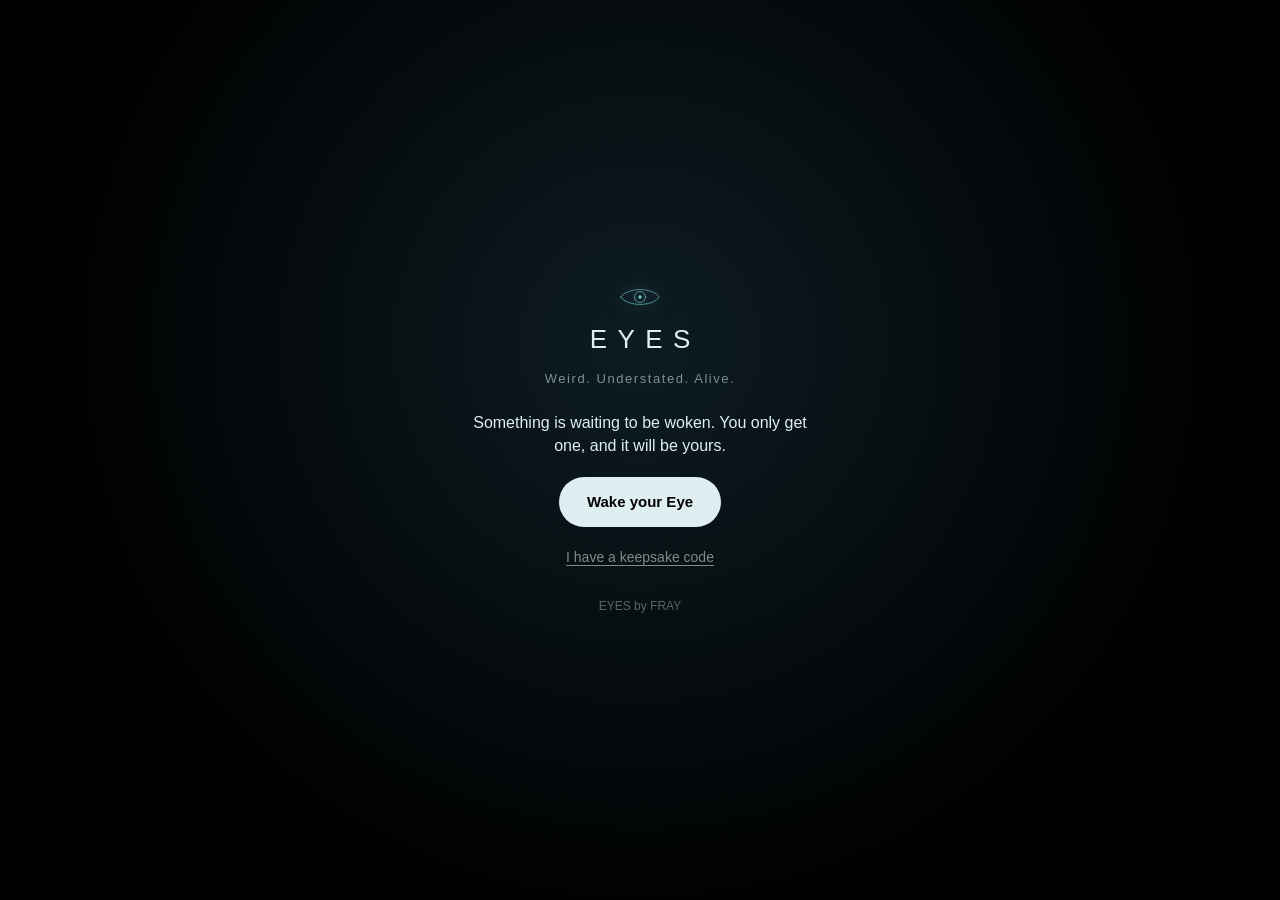
<file: index.html>
<!doctype html>
<html lang="en"
  ><head
    ><meta charset="utf-8" /><meta
      name="viewport"
      content="width=device-width,initial-scale=1,maximum-scale=1,viewport-fit=cover" /><meta
      name="color-scheme"
      content="dark" /><meta
      http-equiv="Content-Security-Policy"
      content="default-src 'none'; script-src 'self'; style-src 'self'; img-src 'self' data: blob:; media-src 'self' blob: mediastream:; font-src 'self'; connect-src https:; manifest-src 'self'; worker-src 'self'" /><meta name="apple-mobile-web-app-capable" content="yes" /><meta name="mobile-web-app-capable" content="yes" /><meta name="apple-mobile-web-app-status-bar-style" content="black-translucent" /><meta name="apple-mobile-web-app-title" content="EYES" /><meta name="theme-color" content="#000000" /><meta name="description" content="EYES by FRAY Weird. Understated. Alive." /><link rel="manifest" href="manifest.webmanifest" /><link rel="apple-touch-icon" href="icons/apple-touch-icon.png" /><link rel="icon" href="icons/icon-192.png" /><title
      >EYES</title
    ><link rel="stylesheet" href="awakening.css?v=300" /><link rel="stylesheet" href="haven-friend.css" /><link rel="stylesheet" href="haven.css" /><link rel="stylesheet" href="eyes.css" /><link rel="stylesheet" href="eyes-social.css" /><link rel="stylesheet" href="eyes-contact.css?v=301" /><link rel="stylesheet" href="eyes-duel.css" />
    <link rel="stylesheet" href="eyes-hangout.css?v=270" /><link rel="stylesheet" href="eyes-polish.css?v=310" /><link rel="stylesheet" href="ability-wheel.css?v=300" /><link rel="stylesheet" href="vision.css?v=300" /><link rel="stylesheet" href="arcade.css?v=300" /><link rel="stylesheet" href="pocket.css?v=300" /><link rel="stylesheet" href="weather.css" /><link rel="stylesheet" href="eyes-ios-tapfix.css" /><link rel="stylesheet" href="eyes-web.css"
  /><link rel="stylesheet" href="eyes-playtime.css?v=310" /><link rel="stylesheet" href="slingshot.css?v=310" /><link rel="stylesheet" href="play-hub.css?v=310" /><link rel="stylesheet" href="eyes-journal.css?v=310" /><link rel="stylesheet" href="eyes-exchange.css?v=290" /></head>
  <body>
    <main id="home">
      <header
        ><span class="wordmark"><svg class="eyes-wordmark" viewBox="-1.2 -1.2 62.4 22.4" role="img" aria-label="EYES"
          ><path d="M12 0H0V8.4M0 11.6V20H12" /><path class="wm-lid" d="M5 10H11.6" /><path
            d="M16.8 0L22 7.6L27.2 0"
          /><path d="M22 12.8V20" /><circle class="wm-pupil" cx="22" cy="10.3" r="1.3" /><path
            d="M44 0H32V20H44"
          /><path class="wm-lid" d="M37 10H42.4" /><path
            d="M57.8 5A3.8 3.8 0 1 0 54 8.8M54 11.2A3.8 3.8 0 1 1 50.2 15" /></svg
        ></span
        ><button id="settingsOpen" aria-label="Open The Optic" class="icon-button optic-button"
          ><svg viewBox="0 0 24 24" aria-hidden="true">
            <circle cx="12" cy="12" r="8.2" />
            <path d="M12 8.4L20.31 13.2M15.12 10.2V19.8M15.12 13.8L6.8 18.6M12 15.6L3.69 10.8M8.88 13.8V4.2M8.88 10.2L17.2 5.4" /></svg
        ></button></header
      >
      <section id="timeBlock"
        ><button id="clock" aria-label="Open alarms">12:00</button
        ><div class="dayline"><span id="date"></span><span id="battery">100%</span></div
        ><button id="nextAlarm" hidden></button
      ></section>
      <canvas id="world" aria-hidden="true"></canvas>
      <div
        id="coreHit"
        role="button"
        tabindex="0"
        aria-expanded="false"
        aria-controls="irisReach"
        aria-label="Your Eye. Show notifications and day ahead"
      ></div>
      <button id="irisGlint" aria-label="Peek at notification" hidden></button>
      <div
        id="livingConstellation"
        role="group"
        aria-label="Folder apps unfolding around the Eye"
        hidden
      ></div>
      <div id="irisReach" role="group" aria-label="Iris shortcuts" hidden></div>
      <button id="irisMode" type="button" aria-label="Show shortcuts. Music keeps playing" data-mode="music" hidden
        ><svg class="im-shortcuts" viewBox="0 0 24 24" aria-hidden="true"><circle cx="8.5" cy="8.5" r="1.6" /><circle cx="15.5" cy="8.5" r="1.6" /><circle cx="8.5" cy="15.5" r="1.6" /><circle cx="15.5" cy="15.5" r="1.6" /></svg
        ><svg class="im-music" viewBox="0 0 24 24" aria-hidden="true"><path d="M10 17.2V6.6l7.4-1.8v10" /><circle cx="7.6" cy="17.4" r="2.4" /><circle cx="15" cy="15.2" r="2.4" /></svg
      ></button>
      <section id="music" aria-label="Music controls" hidden>
        <div
          id="irisVolume"
          role="slider"
          tabindex="0"
          aria-label="Media volume"
          aria-orientation="vertical"
          aria-valuemin="0"
          aria-valuemax="100"
          aria-valuenow="0"
          hidden
        ></div>
        <div id="irisMeter" aria-hidden="true" hidden></div>
        <div class="transport"
          ><button id="previous" aria-label="Previous track"></button
          ><button
            id="playPause"
            aria-label="Pause"
            aria-controls="musicFocusDetails"
            aria-expanded="false"
            aria-keyshortcuts="Shift+F10"
          ></button
          ><button id="next" aria-label="Next track"></button
        ></div>
        <div id="track" class="track"></div><div id="artist" class="artist"></div>
        <div id="musicFocusDetails" aria-label="Music focus" hidden>
          <div id="musicFocusEyebrow">NOW PLAYING</div>
          <div class="music-focus-title" id="focusTitle">Now playing</div>
          <div class="music-focus-artist" id="focusArtist"></div>
          <div class="music-focus-timeline" id="focusTimeline" hidden>
            <span id="focusElapsed">0:00</span><span id="focusDuration">0:00</span>
          </div>
          <div class="music-focus-footer">
            <span>Hold to focus · Swipe to control</span>
            <button id="focusClose" type="button" aria-label="Close music focus">Close</button>
          </div>
        </div>
      </section>
      <button id="notice" hidden
        ><span id="noticeApp"></span><strong id="noticeTitle"></strong><span id="noticeText"></span
      ></button>
      <section id="homeApps" aria-label="Home screen apps"></section>
      <section id="dock" aria-label="Five app dock"></section>
      <footer
        ><button id="drawerOpen" aria-label="Open apps"
          ><span class="upmark"></span><span>Apps</span></button
        ></footer
      >
    </main>
    <section id="drawer" class="sheet eye-clear-panel drawer-peek" aria-label="Apps" hidden
      ><div class="sheet-head"
        ><h1>Apps</h1
        ><div class="drawer-controls"
          ><button id="drawerExpand" aria-expanded="false" class="manage-shortcuts">Expand</button
          ><button class="close icon-button" aria-label="Close apps">×</button></div
        ></div
      ><label class="search"
        ><svg viewBox="0 0 24 24">
          <circle cx="10" cy="10" r="6" />
          <path d="m15 15 5 5" /></svg
        ><input
          id="search"
          type="search"
          autocomplete="off"
          placeholder="Find an app"
          aria-label="Search apps" /></label
      ><p class="hint"
        >Hold an app to drag it onto Home, or let go for Home, dock, iris and app
        actions.</p
      ><div id="appGrid" class="app-grid"></div><p id="empty" hidden>No apps found.</p></section
    >
    <section id="settings" class="sheet optic" aria-label="The Optic" hidden
      ><div class="sheet-head"
        ><h1>The Optic</h1
        ><button class="close icon-button" aria-label="Close The Optic">×</button></div
      ><p class="intro">Adjustments for you, and for the thing in your phone.</p>

      <h2 class="optic-group">Your Eye</h2
      ><button id="yourHaven" class="setting" type="button"
        ><span>Eye.D.<small id="yourHavenInfo">Its identification record</small></span
        ><span class="row-go" aria-hidden="true"></span></button
      ><button id="linkOpen" class="setting"
        ><span
          >Eye Contact<small id="linkSettingsStatus"
            >A private signal between two Eyes</small
          ></span
        ><span class="link-glyph" aria-hidden="true"><i></i><i></i></span></button>

      <h2 class="optic-group">Appearance</h2
      ><div class="setting skin-setting"
        ><span
          >Eye material<small id="skinDescription" aria-live="polite"
            >Its own colours, from its DNA.</small
          ></span
        ><select id="skinStyle" aria-label="Eye material"
          ><option value="original">Your Eye</option
          ><option value="ember">Ember</option
          ><option value="frost">Frost</option
          ><option value="nebula">Nebula</option></select
        ></div
      ><div class="setting"
        ><span
          >Album colours<small
            >Blend colours from album art into the iris. Nothing is uploaded.</small
          ></span
        ><input
          type="checkbox"
          id="musicTint"
          aria-label="Use album-inspired iris colours"
          checked /></div>

      <h2 class="optic-group">Display</h2
      ><div class="setting fullscreen-setting" id="fullscreenRow" hidden
        ><span
          >Hide status bar<small
            >EYES fills the whole screen. Swipe down from the very top to see the status
            bar.</small
          ></span
        ><input type="checkbox" id="fullscreen" aria-label="Hide the status bar" checked /></div
      ><div class="setting"
        ><span>Motion<small>Gentle: slow looks, no bouncing. Off freezes it.</small></span
        ><select id="motion" aria-label="Motion"
          ><option value="auto">Auto</option
          ><option value="on">On</option
          ><option value="gentle">Gentle</option
          ><option value="off">Off</option></select
        ></div
      ><p class="detail"
        >Auto goes Gentle when your phone asks for reduced motion. Frame rates slow on low battery and
        Battery Saver. The Eye rests when you leave home.</p>

      <h2 class="optic-group">Home, dock &amp; app shortcuts</h2
      ><button id="setHome" class="setting"
        ><span>Make EYES home<small id="homeStatus">Choose your default launcher</small></span
        ><span class="row-go" aria-hidden="true"></span></button
      ><div class="setting"
        ><span>Dock<small>Up to five apps or folders. Drag to reorder.</small></span
        ><button class="manage-shortcuts" id="dockManage">Organize</button></div
      ><div id="pinSettings" class="shortcut-settings"></div
      ><div class="setting"
        ><span
          >Iris shortcuts<small>App shortcuts that open from the Eye. Up to four, separate from the dock.</small></span
        ><button class="manage-shortcuts" id="irisManage">Organize</button></div
      ><div id="irisSettings" class="shortcut-settings"></div
      ><div class="setting"
        ><span>Folders<small>Create, rename and fill folders for Home, the dock and the iris.</small></span
        ><button class="manage-shortcuts" id="folderManage" type="button">Organize</button></div>

      <h2 class="optic-group">Notifications &amp; permissions</h2
      ><button id="setAccess" class="setting"
        ><span>Notifications &amp; music access<small id="accessStatus">Allow notifications &amp; music</small></span
        ><span class="row-go" aria-hidden="true"></span></button
      ><p class="detail"
        >Notifications stay on this phone. No account. Calls and timers are noticed through
        their notifications; Android controls the system alert screen.</p>

      <h2 class="optic-group">Music</h2
      ><div class="setting"
        ><span
          >Music energy<small
            >Auto follows genre tags when apps provide them. Drift, Flow and Pulse are always
            available.</small
          ></span
        ><select id="musicMotion" aria-label="Music visualizer motion"
          ><option value="auto">Auto</option
          ><option value="drift">Drift</option
          ><option value="flow">Flow</option
          ><option value="pulse">Pulse</option></select
        ></div
      ><div class="setting live-audio-setting"
        ><span
          >Real audio reactions<small id="liveAudioStatus"
            >Off · The iris uses its usual music animation</small
          ></span
        ><button
          class="manage-shortcuts"
          id="liveAudioToggle"
          aria-label="Start live playback visualization"
          >Start Live Audio</button
        ></div
      ><p class="detail live-audio-explainer"
        >Optional and started only by you. Android asks for an audio permission (labeled microphone)
        and a <strong>full-screen capture confirmation</strong>. EYES uses that approval for
        <strong>playback sound only</strong>. It does not open your microphone, inspect screen
        images, or save or upload audio. Keep the music playing, approve the prompt, then close
        The Optic to see the Eye react. Stop anytime, including from Android's notification.
        Capture ends when you leave EYES. Some music apps block playback capture; the usual iris
        animation keeps working.</p>

      <h2 class="optic-group">Help &amp; backup</h2
      ><div class="setting mind-setting"
        ><span>Growing habits<small id="mindStatus">Its habits grow through time, only on this device.</small></span
        ><span class="backup-actions"><label class="mind-toggle" for="mindEnabled">Learn</label
          ><input type="checkbox" id="mindEnabled" aria-label="Allow the Eye to learn habits" checked
          /><button id="mindForget" type="button">Forget habits</button></span
        ></div
      ><div class="setting tips-setting"
        ><span
          >Tips<small id="tipsStatus"
            >Each hidden gesture is explained once, the first time it matters.</small
          ></span
        ><span class="backup-actions"
          ><button id="tipsReset" type="button">Show again</button></span
        ></div
      ><div class="setting backup-setting"
        ><span
          >Back up your home<small id="backupStatus" aria-live="polite"
            >Dock, home screen, iris shortcuts, folders and settings, as text you can keep
            anywhere.</small
          ></span
        ><span class="backup-actions"
          ><button id="backupCopy" type="button">Copy</button
          ><button id="backupRestore" type="button">Restore</button></span
        ></div
      ><div id="backupPaste" class="backup-paste" hidden>
        <textarea
          id="backupText"
          rows="4"
          aria-label="EYES backup text"
          placeholder="Paste a backup here"
        ></textarea
        ><span class="backup-actions"
          ><button id="backupCancel" type="button">Cancel</button
          ><button id="backupApply" type="button">Restore now</button></span
        ></div
      ><p class="detail"
        >The Eye watches what you drag, reacts to folders and shortcuts, and notices when you come
        home. Hold the iris and slide to a shortcut; hold a glint to peek at a notification. While
        music plays: tap the pupil to pause, hold for focus, swipe sideways to skip, or up and down
        for volume. The small light on the Eye's lower rim switches to your shortcuts and folders and
        back, and the music keeps playing. Swipe down from the top edge for notifications.</p
      ><div class="setting stats-setting"
        ><span
          >Eye stats<small id="eyeStats" aria-live="polite"
            >Spend a few seconds on the home screen, then check back.</small
          ></span
        ></div>

      <div class="optic-colophon"
        ><span class="optic-mark" aria-hidden="true"><svg class="eyes-wordmark" viewBox="-1.2 -1.2 62.4 22.4" aria-hidden="true"
          ><path d="M12 0H0V8.4M0 11.6V20H12" /><path class="wm-lid" d="M5 10H11.6" /><path
            d="M16.8 0L22 7.6L27.2 0"
          /><path d="M22 12.8V20" /><circle class="wm-pupil" cx="22" cy="10.3" r="1.3" /><path
            d="M44 0H32V20H44"
          /><path class="wm-lid" d="M37 10H42.4" /><path
            d="M57.8 5A3.8 3.8 0 1 0 54 8.8M54 11.2A3.8 3.8 0 1 1 50.2 15" /></svg></span
        ><p class="version">EYES for iPhone 3.1.0</p
        ><p class="maker">FRAY · They’re in your phone now.</p></div
      ></section>

    <section
      id="linkSheet"
      class="sheet eye-clear-panel link-sheet"
      aria-label="Eye Contact: pairing and nonverbal signals"
      hidden
    >
      <div class="sheet-head"
        ><div
          ><h1
            ><span class="ec-glyph" aria-hidden="true"><i></i><b></b><i></i></span>Eye Contact</h1
          ><p id="linkConnection" class="link-connection" role="status">No Eye Contact yet</p></div
        ><button id="linkClose" type="button" class="icon-button" aria-label="Return to settings"
          >×</button
        ></div
      >
      <p class="link-intro"
        >Two Eyes on two phones. No messages, words or feeds. Just a signal sent across the distance.</p
      >
      <div id="linkUnpaired">
        <div class="link-actions">
          <button type="button" id="linkCreate" class="primary">Make Eye Contact</button>
          <button type="button" id="linkJoinToggle" class="manage-shortcuts">I have an invite</button>
        </div>
        <div id="linkJoinForm" hidden>
          <label class="link-label" for="linkJoinCode">Your friend's private pairing code</label>
          <div class="link-paste-row">
            <input
              id="linkJoinCode"
              type="text"
              maxlength="600"
              spellcheck="false"
              autocapitalize="off"
              autocomplete="off"
              placeholder="Paste your friend's invite"
            />
            <button id="linkPaste" type="button" class="manage-shortcuts">Paste</button>
          </div>
          <button id="linkJoin" type="button" class="primary">Connect eyes</button>
        </div>
      </div>
      <div id="linkConnected" hidden>
        <div id="linkFriends" class="link-friends" hidden></div>
        <div class="link-three">
          <button
            id="linkSendPulse"
            type="button"
            aria-label="Send a pulse to your friend’s Eye"
            title="Pulse"
            ><span aria-hidden="true">◉</span><small>Pulse</small></button
          >
          <button
            id="linkSendSpark"
            type="button"
            aria-label="Send a spark to your friend’s Eye"
            title="Spark"
            ><span aria-hidden="true">✦</span><small>Spark</small></button
          >
          <button
            id="linkSendCalm"
            type="button"
            aria-label="Send a calming wave to your friend’s Eye"
            title="Calm"
            ><span aria-hidden="true">∿</span><small>Calm</small></button
          >
        </div>
        <p class="link-hint"
          >Hold two fingers on the iris to send a pulse. Answer each other’s pulse quickly and the two
          Eyes resonate.</p
        >
        <div class="link-actions"
          ><button id="linkRevealCode" class="manage-shortcuts" type="button"
            >Show invite code</button
          ><button id="linkUnlink" class="manage-shortcuts" type="button">End Eye Contact</button></div
        >
      </div>
      <div id="linkCodeWrap" hidden>
        <label class="link-label" for="linkCode"
          >Private invite · Share only with your friend</label
        >
        <input
          id="linkCode"
          type="text"
          readonly
          spellcheck="false"
          aria-label="Secret pairing code"
        />
        <div class="link-actions"
          ><button id="linkShareCode" type="button" class="primary" hidden>Send invite</button
          ><button id="linkCopyCode" type="button" class="manage-shortcuts">Copy code</button
          ><button id="linkHideCode" type="button" class="manage-shortcuts">Hide</button></div
        >
      </div>
      <p id="linkFeedback" class="link-feedback" role="status"></p>
      <p class="link-privacy"
        >Opt-in. No messages or personal activity are shared. Signals are encrypted on your phone. A
        Firebase relay for new friendships carries the ciphertext and can see connection metadata.
        Only someone with your secret code can join. Signals arrive while EYES is open; short-lived
        ones may wait for you to come back. End Eye Contact at any time.</p
      >
    </section>
    <section
      id="inbox"
      class="sheet eye-clear-panel"
      aria-label="Day ahead and notifications"
      hidden
      ><div class="sheet-head"
        ><h1 id="greeting">Your day</h1
        ><button class="close icon-button" aria-label="Close day ahead">×</button></div
      ><div id="dayAhead"></div
      ><div class="notification-head"
        ><h2>Notifications</h2><button id="clearAll" type="button" hidden>Clear all</button></div
      ><div id="notificationList"></div
    ></section>
    <section
      id="organizeSheet"
      class="sheet management-sheet eye-clear-panel"
      aria-label="Organize shortcuts"
      hidden
    >
      <div class="sheet-head"
        ><h1>Organize home</h1
        ><button id="organizeClose" class="icon-button" aria-label="Close organizer">×</button></div
      >
      <p class="hint"
        >Hold and move icons right on Home or the dock, or use the arrows here.</p
      >
      <div class="setting"
        ><span>Home screen <small id="organizeHomeCount">0/12</small></span
        ><button id="organizeAddHome" class="manage-shortcuts">+ Folder</button></div
      >
      <div id="organizeHome" class="manage-list"></div>
      <div class="setting"
        ><span>Dock <small id="organizeDockCount">0/5</small></span
        ><button id="organizeAddDock" class="manage-shortcuts">+ Folder</button></div
      >
      <div id="organizeDock" class="manage-list"></div>
      <div class="setting"
        ><span>Iris shortcuts <small id="organizeIrisCount">0/4</small></span
        ><button id="organizeAddIris" class="manage-shortcuts">+ Folder</button></div
      >
      <div id="organizeIris" class="manage-list"></div>
      <p class="detail"
        >Long-press apps in the app drawer to add them. Drag a dock app onto an existing folder to
        move it inside.</p
      >
    </section>
    <section
      id="folderSheet"
      class="sheet management-sheet folder-sheet eye-clear-panel"
      aria-label="Folder shortcuts"
      hidden
    >
      <div class="sheet-head"
        ><div><h1 id="folderDisplayName">Folder</h1><p id="folderCount" class="hint"></p></div
        ><button id="folderClose" class="icon-button" aria-label="Close folder">×</button></div
      >
      <div id="folderLaunchGrid" class="folder-launch-grid" aria-label="Apps in folder"></div>
      <div class="folder-toolbar"
        ><button
          id="folderViewToggle"
          class="manage-shortcuts"
          aria-expanded="false"
          aria-controls="folderLaunchGrid"
          >All apps</button
        ><button
          id="folderEditToggle"
          class="manage-shortcuts"
          aria-expanded="false"
          aria-controls="folderEditor"
          >Edit folder</button
        ></div
      >
      <div id="folderEditor" hidden>
        <label class="folder-name-label"
          >Folder name
          <input id="folderName" maxlength="36" autocomplete="off" aria-label="Folder name"
        /></label>
        <div id="folderEntries" class="manage-list"></div>
        <button id="folderAdd" class="primary folder-action">+ Add or remove apps</button>
        <div id="folderChoices" hidden
          ><label class="search"
            ><input
              id="folderFilter"
              placeholder="Find an app for this folder"
              autocomplete="off"
              aria-label="Search folder apps" /></label
          ><div id="folderChoiceList" class="folder-choice-list"></div
        ></div>
        <button id="folderDelete" class="danger-action">Delete folder</button>
      </div>
    </section>
    <section id="folderPicker" class="dialog eye-clear-dialog" aria-label="Choose a folder" hidden>
      <div
        ><div class="sheet-head"
          ><h2>Add to folder</h2
          ><button id="folderPickClose" aria-label="Close folder picker" class="icon-button"
            >×</button
          ></div
        >
        <div id="folderPickList" class="folder-choice-list"></div
        ><p id="folderPickEmpty" class="detail" hidden>No folders yet.</p
        ><button id="folderPickNew" class="primary">+ Create a folder with this app</button></div
      >
    </section>
    <section
      id="pinSheet"
      class="dialog app-actions eye-clear-dialog"
      aria-label="App actions"
      hidden
      ><div>
        <h2 id="pinTitle">Manage app</h2><p id="pinHelp">Choose where it lives.</p>
        <div class="action-grid"
          ><button id="pinHome" class="primary">Add to Home</button
          ><button id="pinConfirm" class="secondary-action">Add to dock</button
          ><button id="irisConfirm" class="secondary-action">Add to iris</button
          ><button id="pinFolder" class="secondary-action">Add to folder</button></div
        >
        <div class="action-grid"
          ><button id="pinInfo">App Info</button><button id="pinUninstall">Uninstall…</button></div
        >
        <div class="app-shortcut-section"
          ><p id="appShortcutStatus" class="hint"></p
          ><div id="appShortcutList" class="folder-choice-list"></div
        ></div>
        <button id="pinCancel" class="finish-action">Done</button></div
      >
    </section>
    <div id="homeDragLayer" hidden>
      <div id="homeDropTargets" aria-hidden="true"></div>
      <div id="homeDragGhost" aria-hidden="true"></div>
      <div id="homeDragTip" aria-live="polite"></div>
    </div>
    <div id="toast" role="status" hidden></div>
    <!-- EYES for iPhone: before there is an eye -->
    <section id="welcome" class="eyes-screen" hidden>
      <div class="inner">
        <svg class="eyemark" viewBox="0 0 120 70" aria-hidden="true"><path d="M4 35C24 6 96 6 116 35C96 64 24 64 4 35Z"/><circle cx="60" cy="35" r="16"/><circle class="p" cx="60" cy="35" r="5"/></svg>
        <h1>EYES</h1>
        <p class="tag">Weird. Understated. Alive.</p>
        <p class="lead">Something is waiting to be woken. You only get one, and it will be yours.</p>
        <button type="button" class="primary" id="wakeBtn">Wake your Eye</button>
        <button type="button" class="link" id="restoreOpen">I have a keepsake code</button>
        <div id="restoreBox" hidden>
          <textarea id="restoreTxt" rows="3" placeholder="Paste your keepsake code" autocomplete="off" spellcheck="false"></textarea>
          <button type="button" id="restoreGo">Bring it back</button>
          <p class="err" id="restoreErr"></p>
        </div>
        <p class="fine">EYES by FRAY</p>
      </div>
    </section>
    <section id="install" class="eyes-screen eyes-install" aria-label="How to add EYES to your iPhone Home Screen" hidden>
      <div class="inner">
        <svg class="eyemark" viewBox="0 0 120 70" aria-hidden="true"><path d="M4 35C24 6 96 6 116 35C96 64 24 64 4 35Z"/><circle cx="60" cy="35" r="16"/><circle class="p" cx="60" cy="35" r="5"/></svg>
        <p class="install-kicker">GIVE YOUR EYE A HOME</p>
        <h1>EYES</h1>
        <p class="lead">Make EYES its own little app on your iPhone.</p>
        <p class="install-subtitle">Follow these steps in Safari. No App Store needed.</p>
        <ol class="install-guide">
          <li class="install-step">
            <span class="install-number" aria-hidden="true">01</span>
            <span class="install-copy"><strong>Open EYES in Safari</strong><span>If you opened this link inside Messages, Instagram, or another app, choose <b>Open in Safari</b> first.</span></span>
          </li>
          <li class="install-step">
            <span class="install-number" aria-hidden="true">02</span>
            <span class="install-copy"><strong>Tap Share <svg class="share" viewBox="0 0 20 24" aria-label="square with arrow pointing up" role="img"><path d="M10 1V15M5 6L10 1L15 6M4 10H2V23H18V10H16"/></svg></strong><span>Find the square-with-arrow icon in Safari. If you see the page menu instead, open it and tap <b>Share</b>.</span></span>
          </li>
          <li class="install-step">
            <span class="install-number" aria-hidden="true">03</span>
            <span class="install-copy"><strong>Tap Add to Home Screen</strong><span>Scroll down through the Share menu until you see <b>Add to Home Screen</b>.</span></span>
          </li>
          <li class="install-step">
            <span class="install-number" aria-hidden="true">04</span>
            <span class="install-copy"><strong>Tap Add</strong><span>Leave <b>Open as Web App</b> turned on if shown, then tap <b>Add</b> in the top corner.</span></span>
          </li>
        </ol>
        <div class="install-finish">
          <img src="icons/apple-touch-icon.png" width="40" height="40" alt="" />
          <span><strong>You're done!</strong><span>Open the new <b>EYES</b> icon on your Home Screen, then tap <b>Wake your Eye</b>.</span></span>
        </div>
        <details class="install-help">
          <summary>Can't find Add to Home Screen?</summary>
          <p>In Safari, scroll to the bottom of the Share menu and tap <b>Edit Actions</b> to add it. If you're in another app's browser, copy this link and open it in Safari.</p>
          <button type="button" id="installCopyLink">Copy EYES website link</button>
          <p id="installCopyStatus" aria-live="polite"></p>
        </details>
        <p class="fine">EYES lives separately in the Home Screen app. Waking an Eye in Safari may not transfer it there.</p>
        <p id="installExistingEye" class="fine install-existing" hidden>Already woke an Eye in Safari? Choose “Continue in Safari” below and save a Keepsake code in The Optic before moving.</p>
        <button type="button" class="link" id="installAnyway">Continue in Safari instead</button>
      </div>
    </section>
    <script src="eyes-web-shim.js"></script>
    <script src="safety.js"></script>
    <script src="eyes-exchange-boot.js?v=290"></script>
    <script src="haven-dna.js?v=300"></script>
    <script src="awakening.js?v=300"></script>
    <script src="eyes-rename.js?v=300"></script>
    <script src="haven-life.js"></script>
    <script src="haven-friend.js"></script>
    <script src="presence.js"></script
    ><script src="home-gestures.js"></script
    ><script src="app-management.js"></script
    ><script src="iris.js"></script
    ><script src="skin-system.js"></script
    ><script src="eye-detail.js"></script
    ><script src="eye-render.js"></script
    ><script src="eye-dive.js"></script
    ><script src="haven-link-ui.js"></script
    ><script src="link-effects.js"></script>
    <script src="eyes-mind.js"></script>
    <script src="personality.js"></script>
    <script src="eyes-living.js?v=300"></script>
    <script src="tips.js"></script>
    <script src="eyes-brand.js"></script>
    <script src="eyes-config.js"></script>
    <script src="eyes-firebase.js?v=301"></script><script src="eyes-friends.js?v=301"></script><script src="eyes-friendship.js?v=301"></script>
    <script src="eyes-push.js"></script><script src="eyes-passport.js"></script>
    <script src="eyes-senses.js"></script>
    <script src="eyes-play.js?v=266"></script>
    <script src="launcher.js?v=310"></script>
    <script src="eyes-dex.js"></script>
    <script src="eyes-qr.js"></script>
    <script src="eyes-social.js?v=266"></script>
    <script src="eyes-contact.js?v=301"></script><script src="eyes-duel.js?v=301"></script><script src="eyes-visits.js"></script><script src="eyes-hangout.js?v=300"></script><script src="eyes-exchange.js?v=290"></script>
    <script src="eyes-web-shell.js?v=267"></script>
    <script src="ability-wheel.js?v=310"></script>
    <script src="vision-qr.js"></script>
    <script src="vision.js?v=310"></script>
    <script src="eyes-catalog.js?v=310"></script>
    <script src="eyes-chronicle.js?v=310"></script>
    <script src="eyes-roam.js?v=310"></script>
    <script src="eyes-experience.js?v=310"></script>
    <script src="eyes-keepsake-art.js?v=310"></script>
    <script src="slingshot.js?v=310"></script>
    <script src="arcade.js?v=300"></script>
    <script src="pocket-store.js"></script>
    <script src="pocket.js?v=300"></script>
    <script src="weather-data.js"></script>
    <script src="weather-sky.js"></script>
    <script src="weather.js"></script>
    <script src="eyes-playtime.js?v=310"></script>
    <script src="play-hub.js?v=310"></script>
    <script src="eyes-journal.js?v=310"></script>
    <script src="eyes-ios-native-bridge.js"></script>
    <script src="eyes-ios-pocket-backup.js"></script>
    <script src="eyes-polish.js"></script>
    <script src="eyes-ios-tapfix.js"></script> </body
></html>
</file>
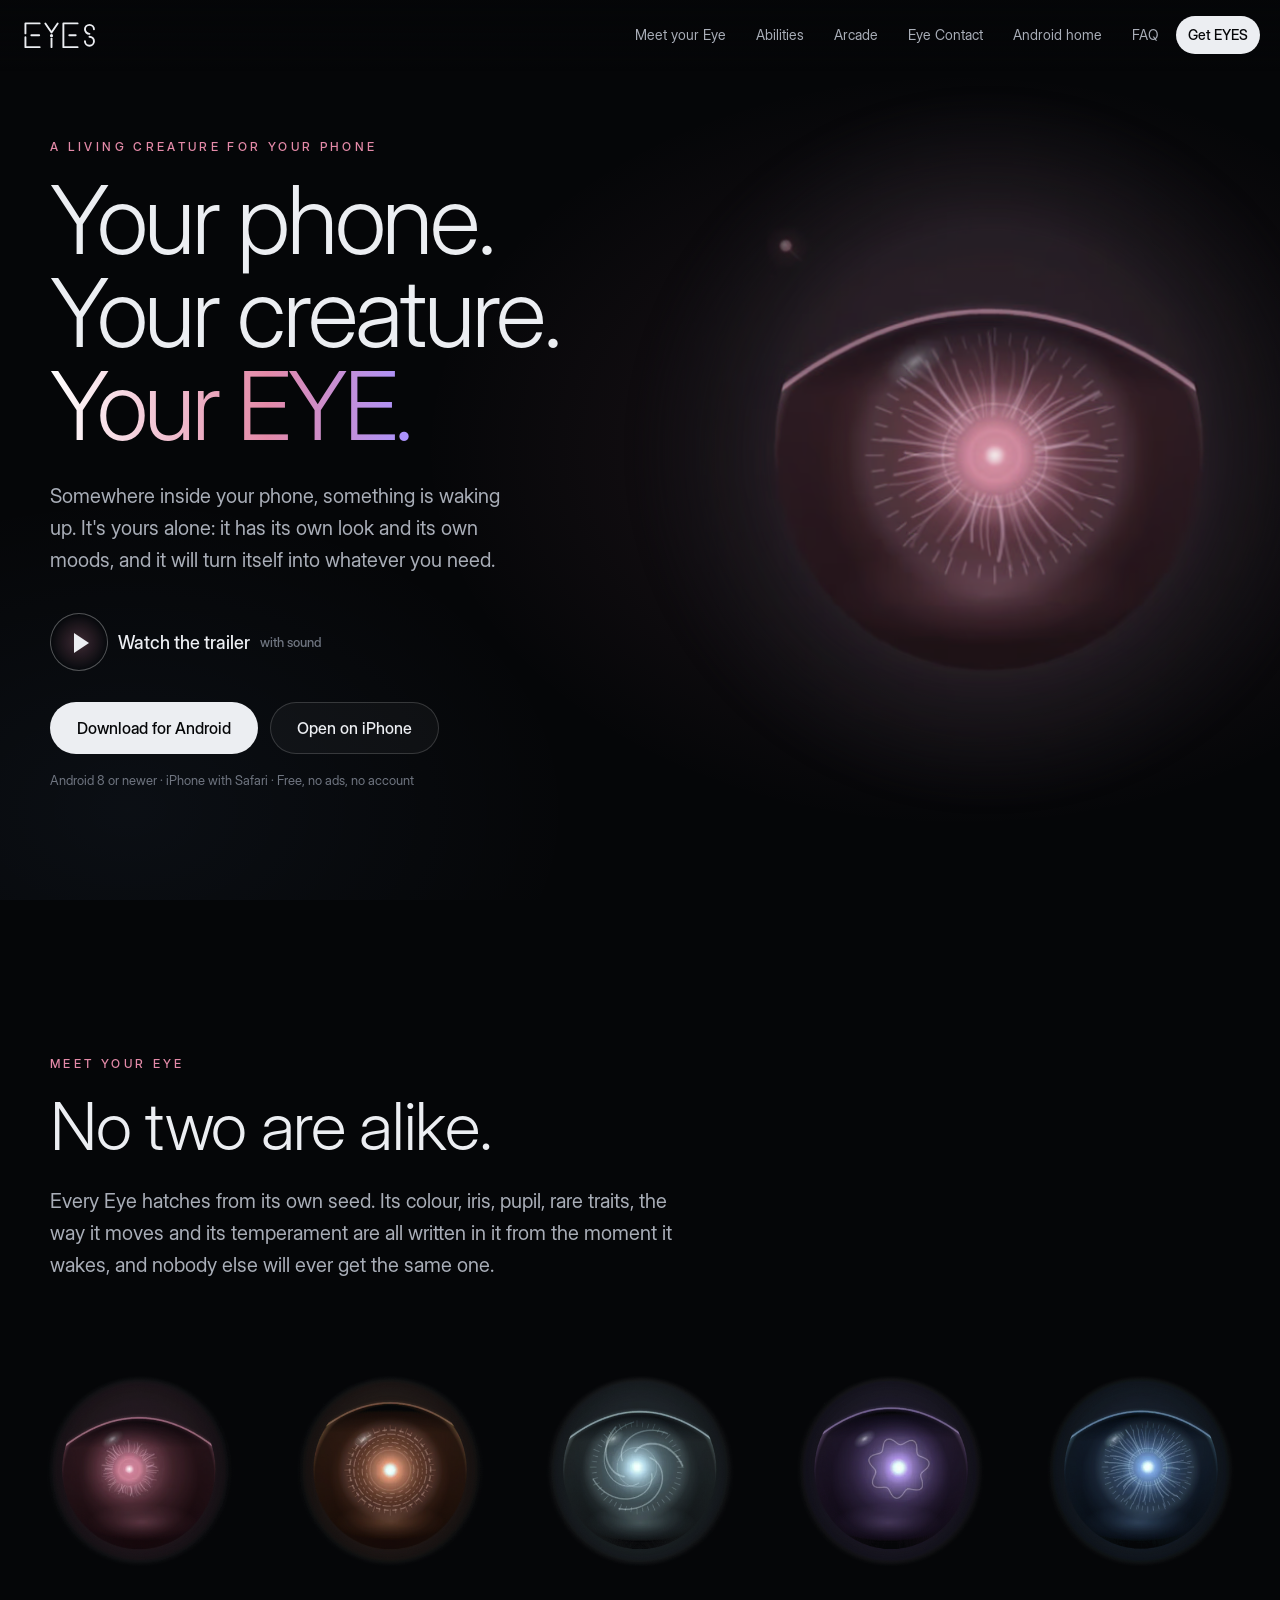
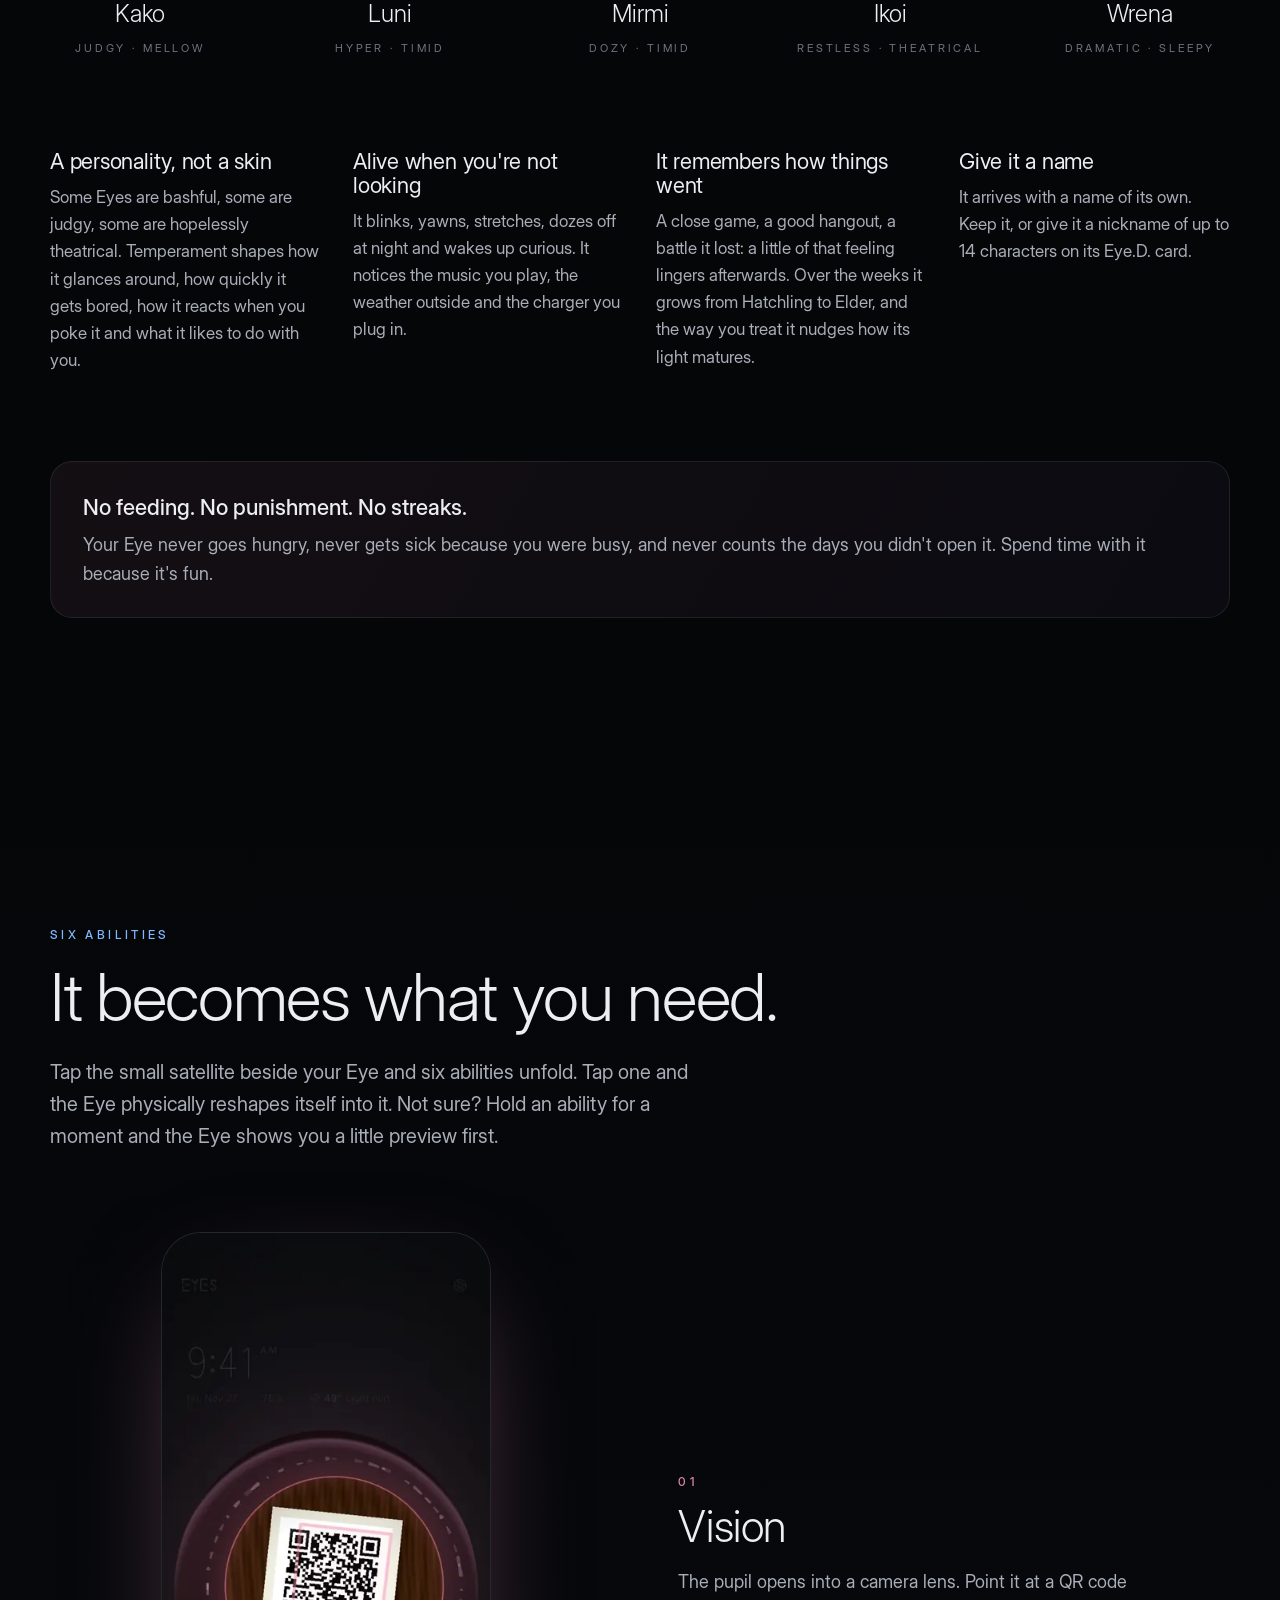
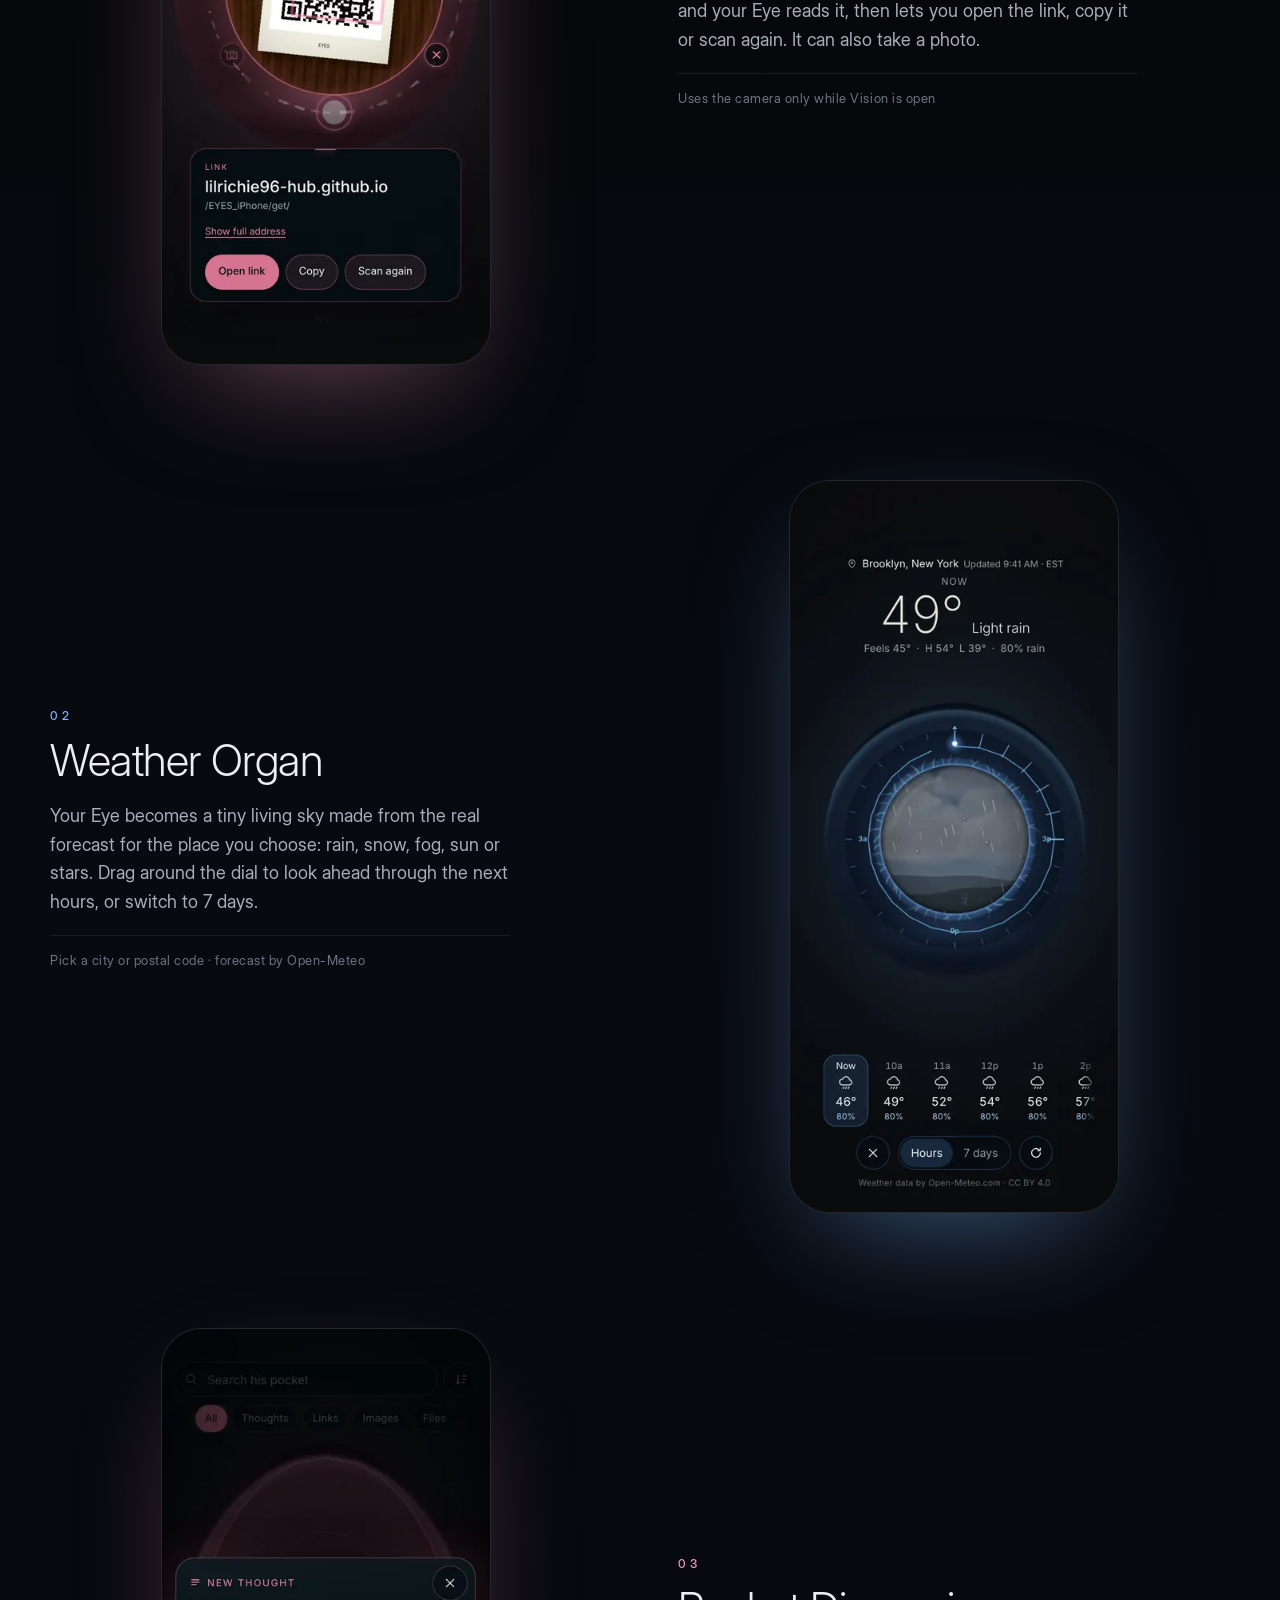
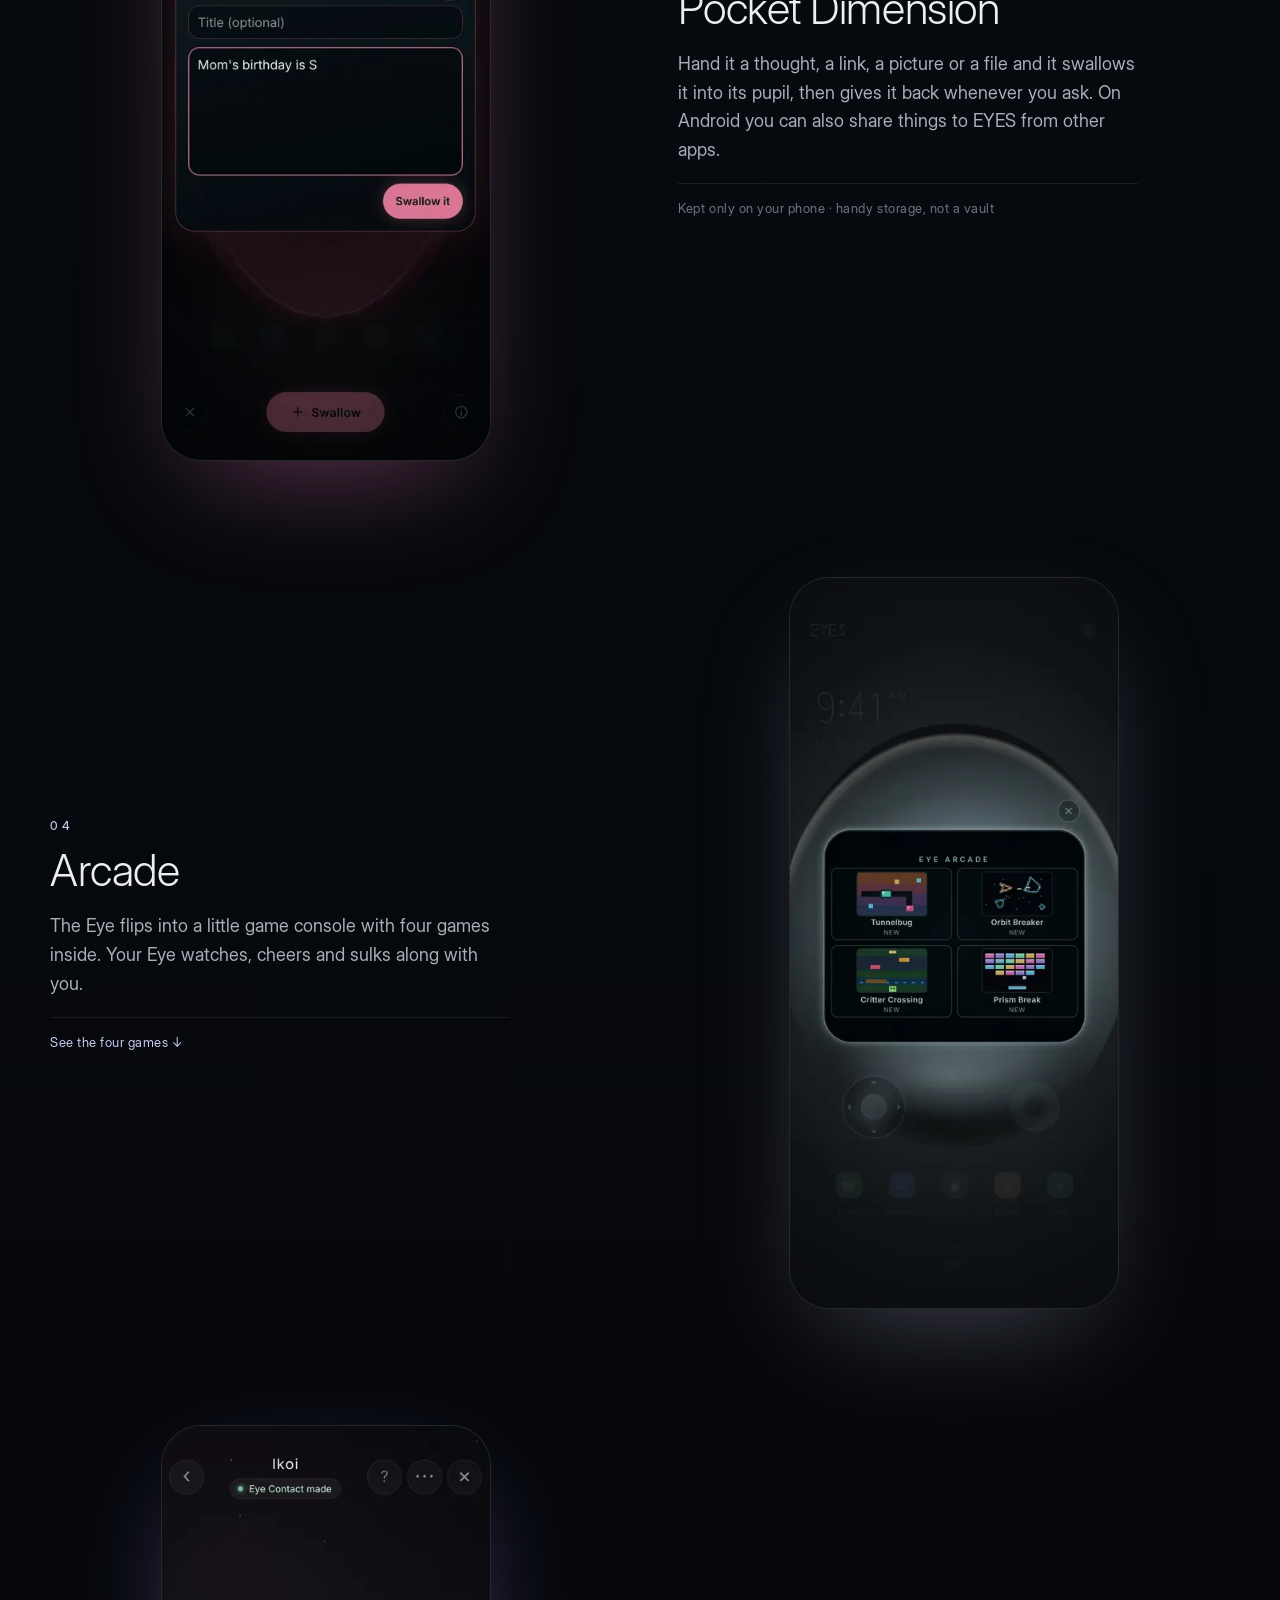
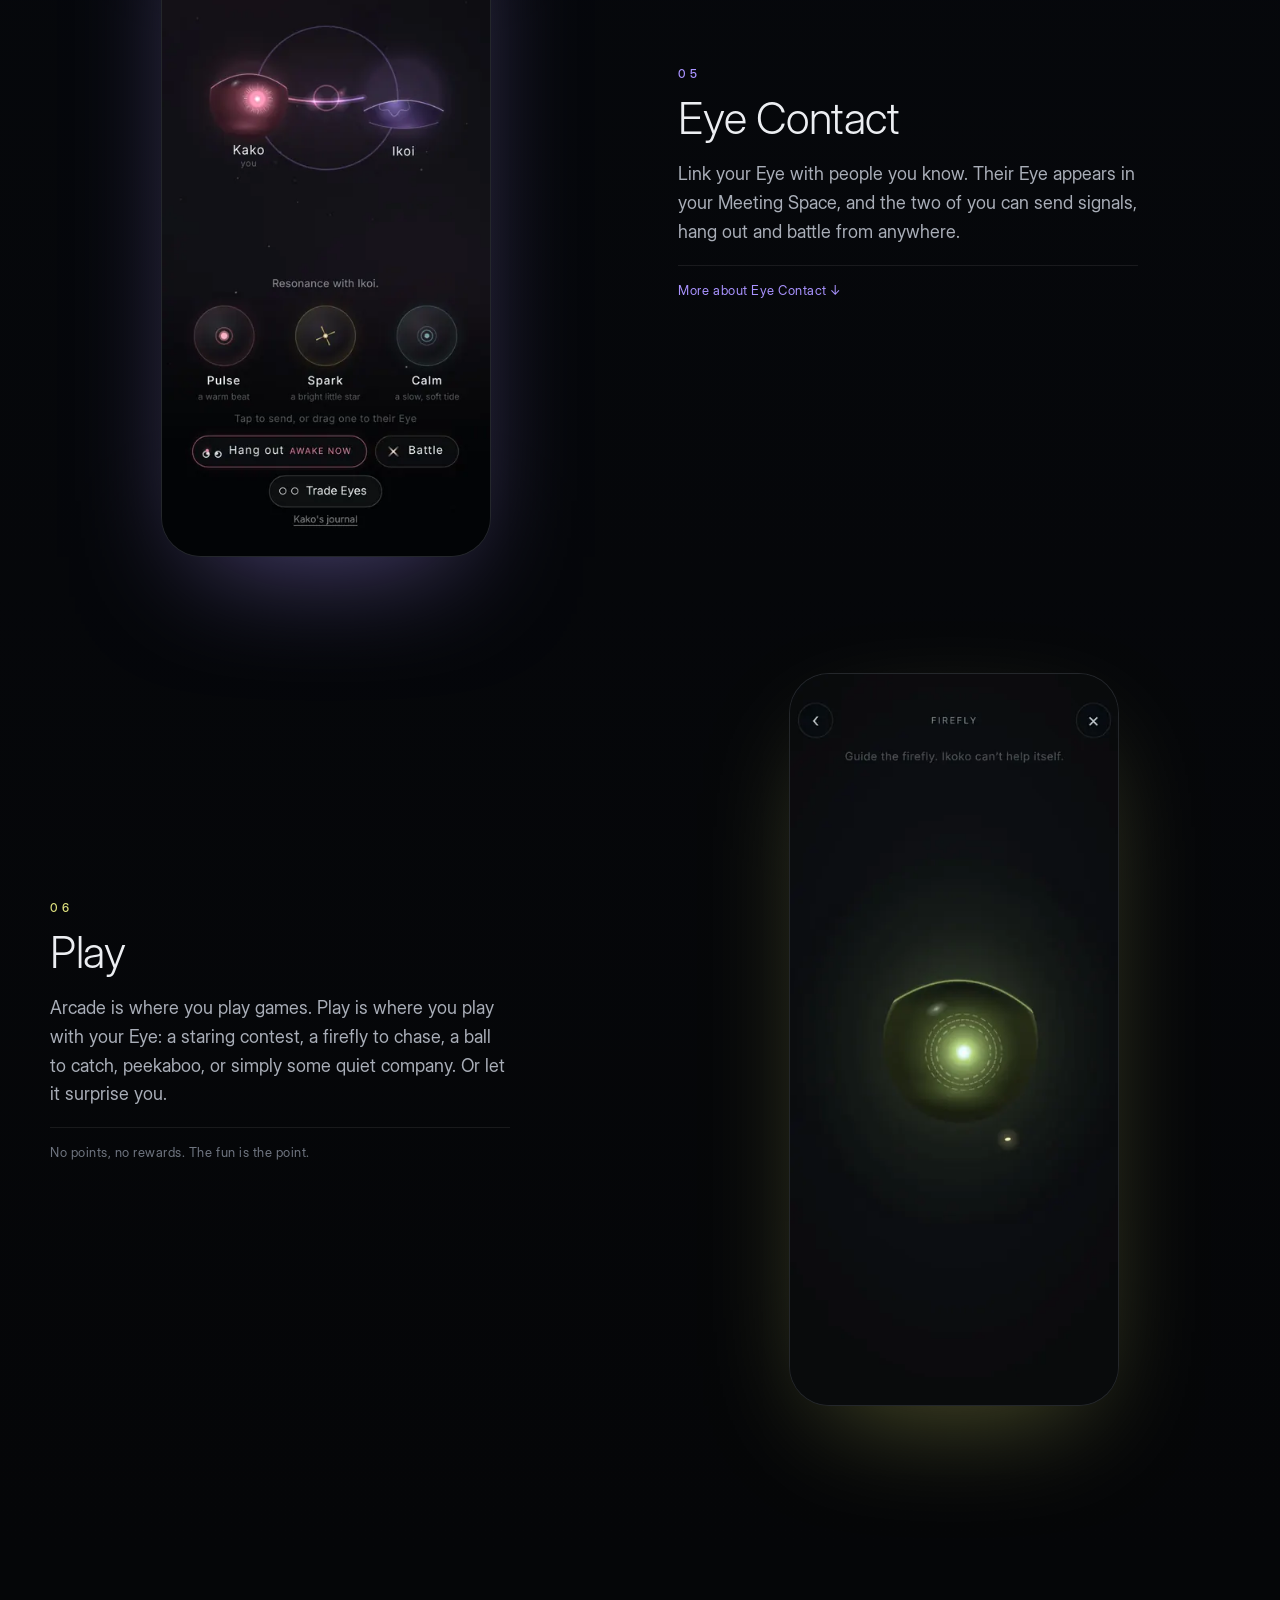
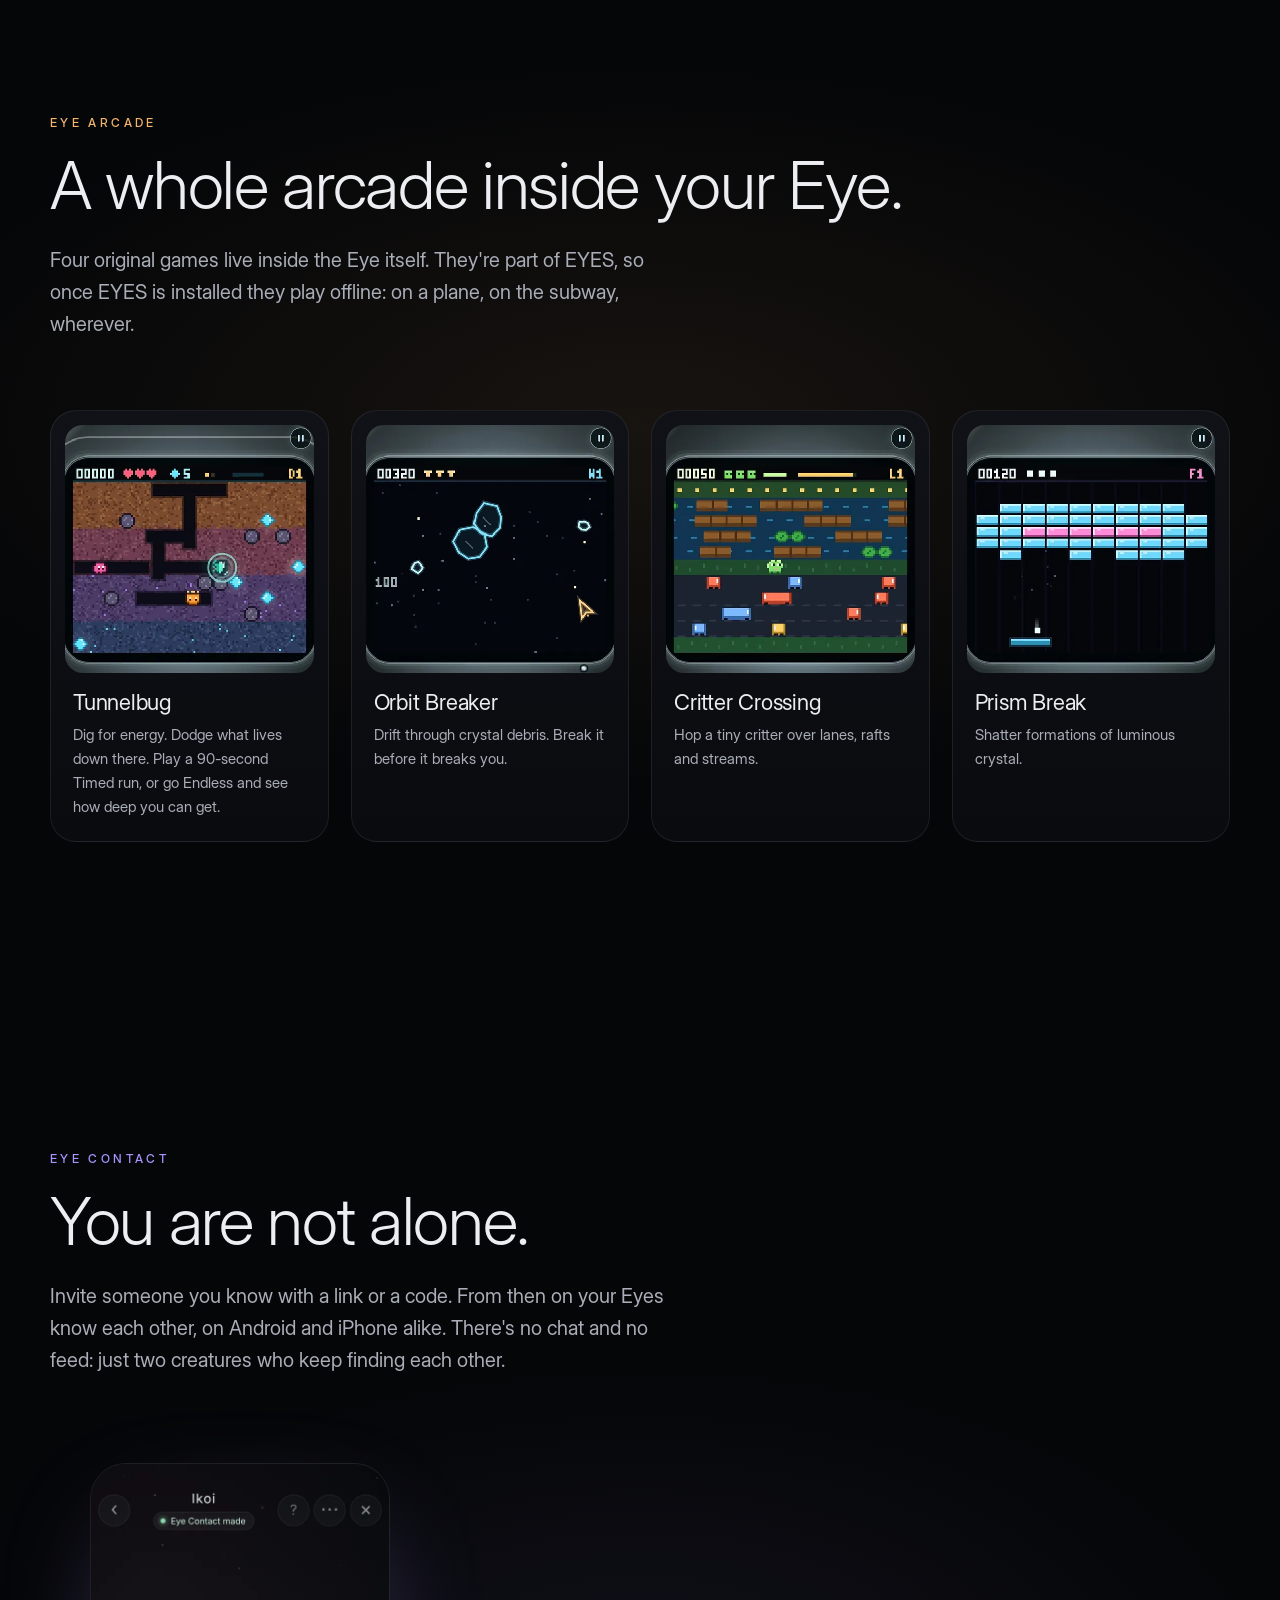
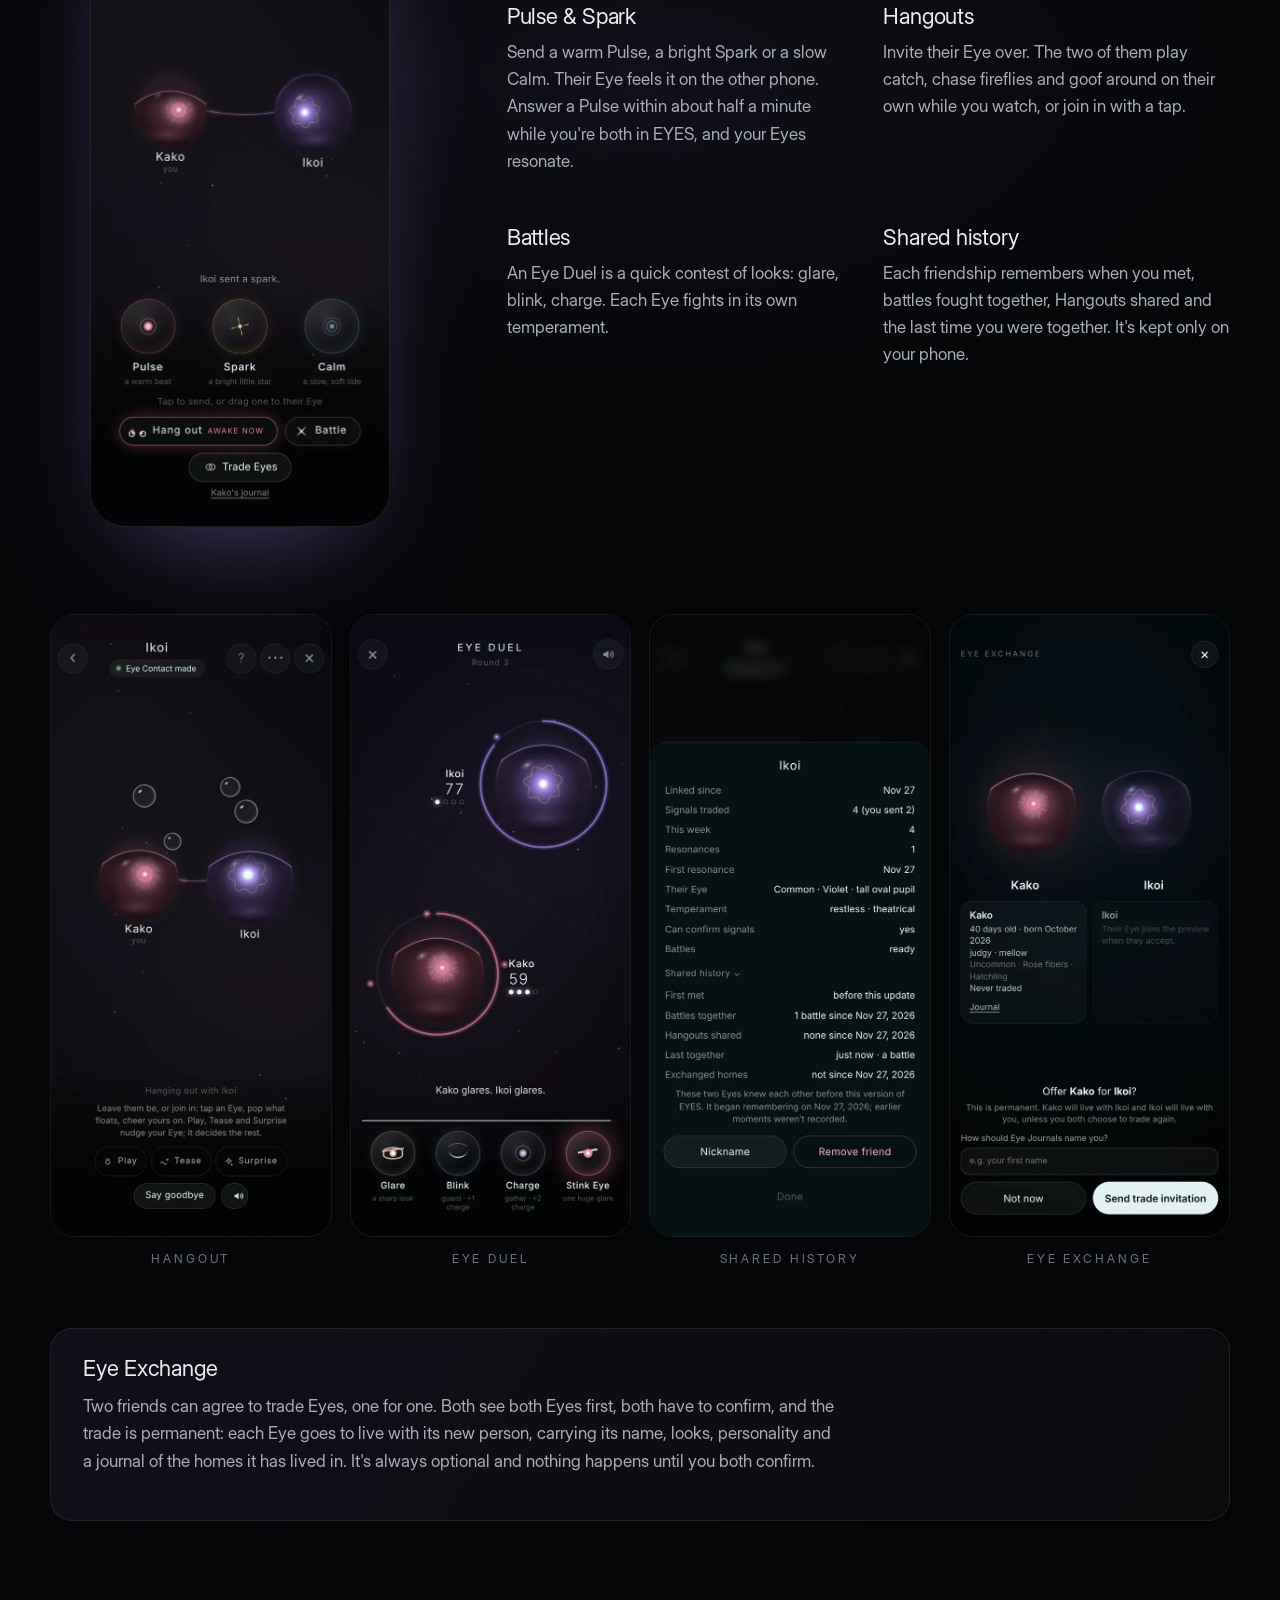
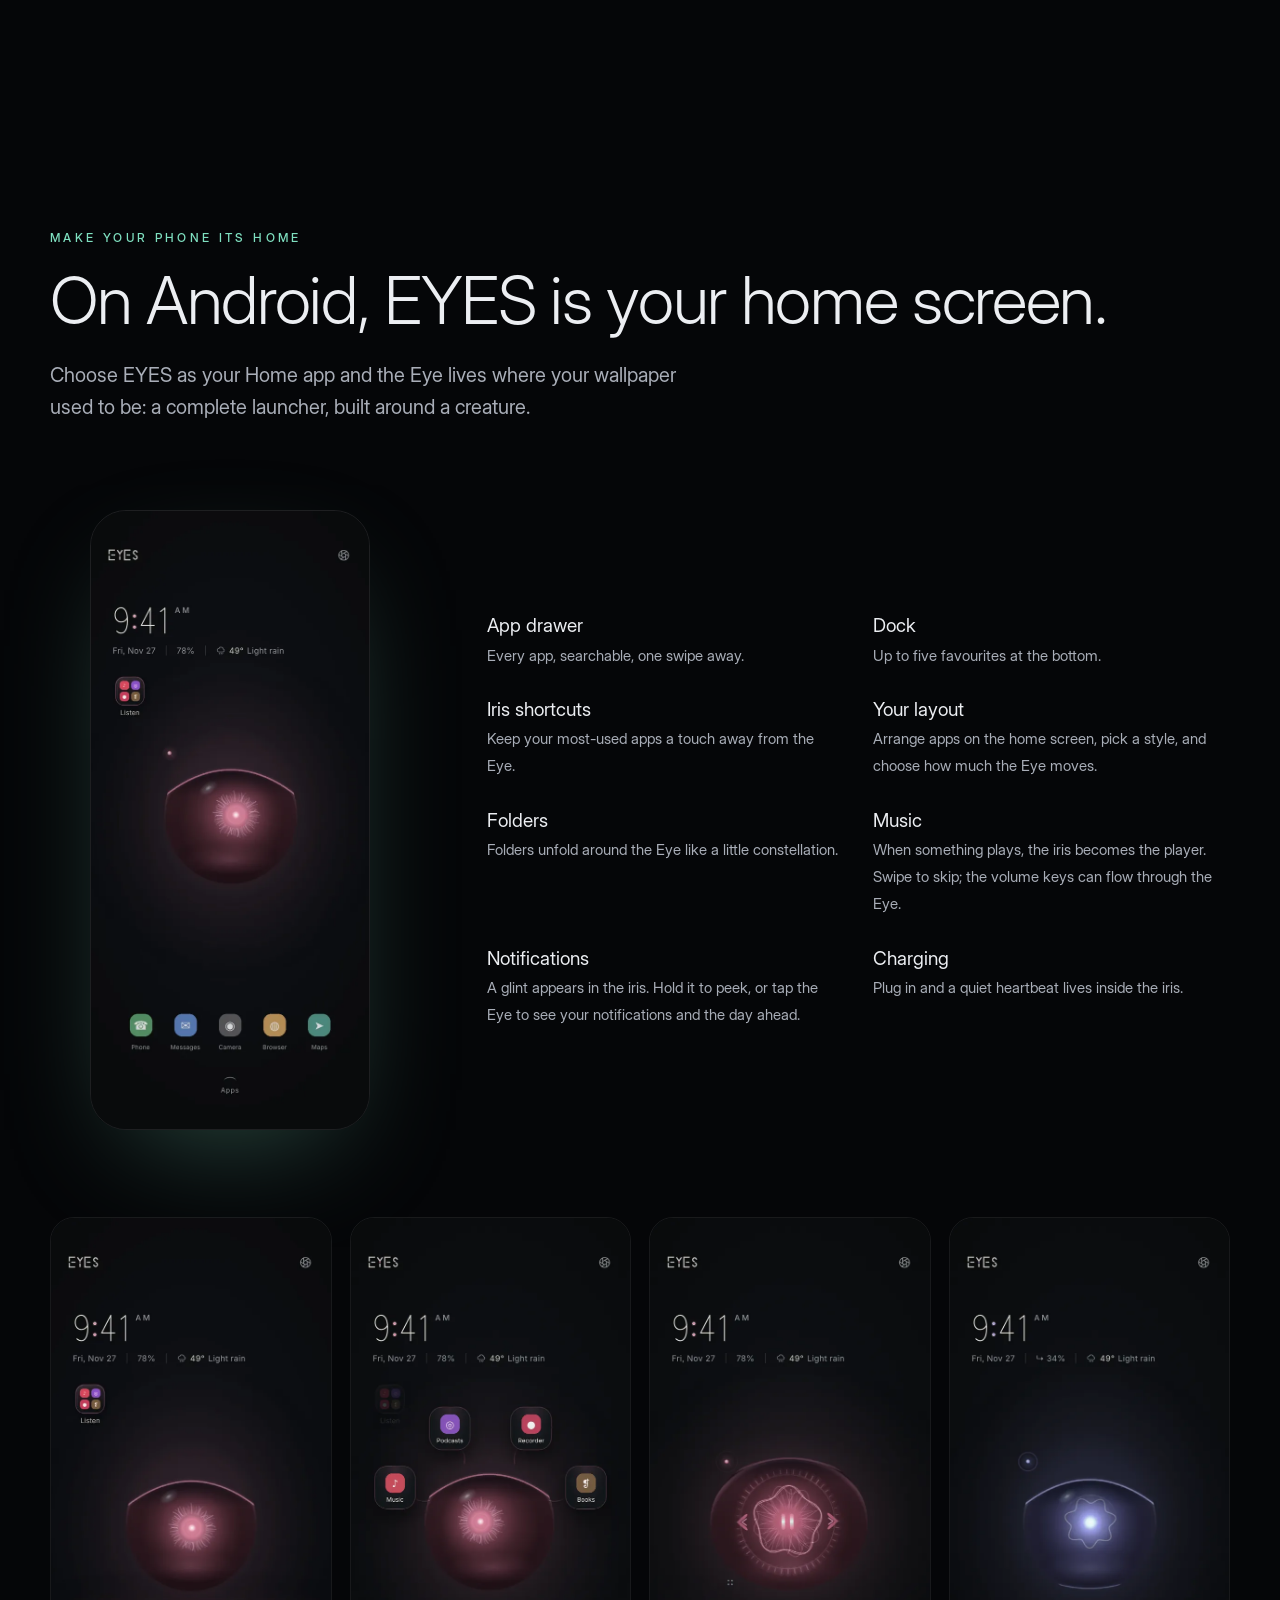
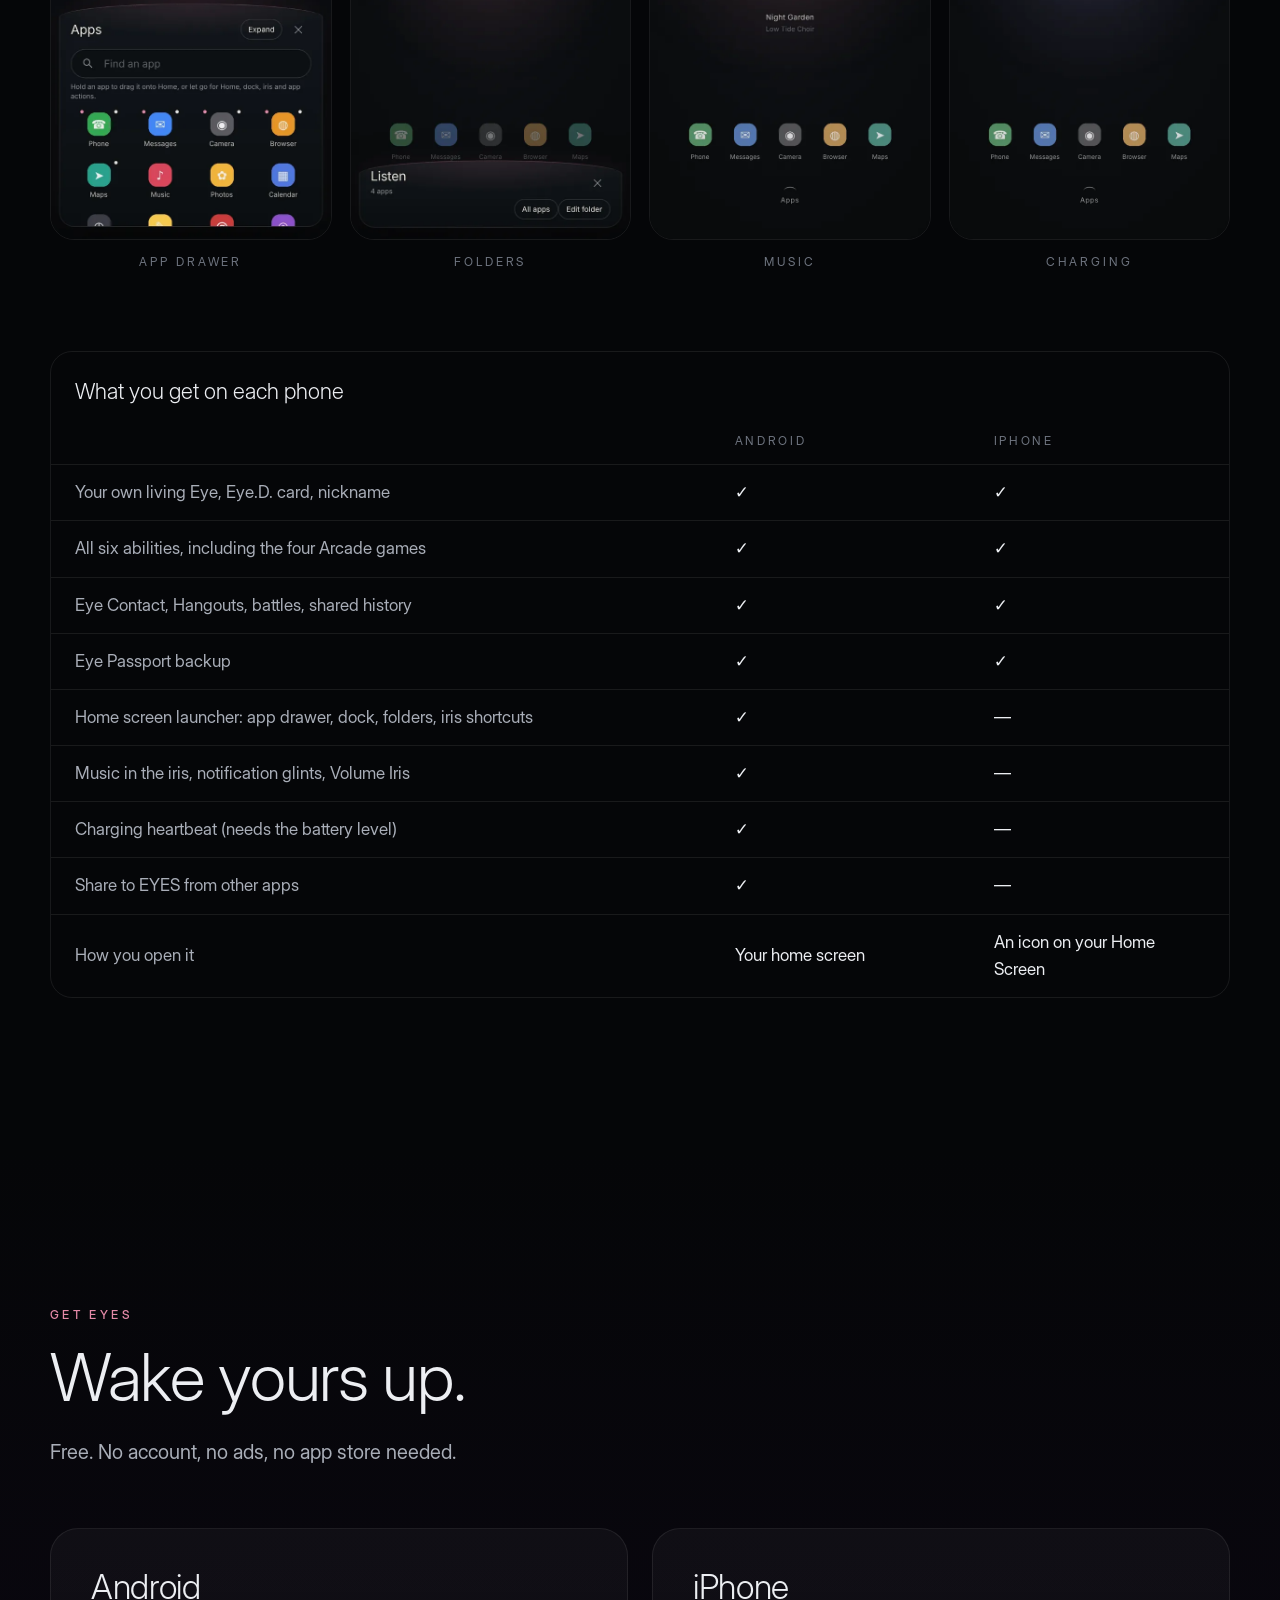
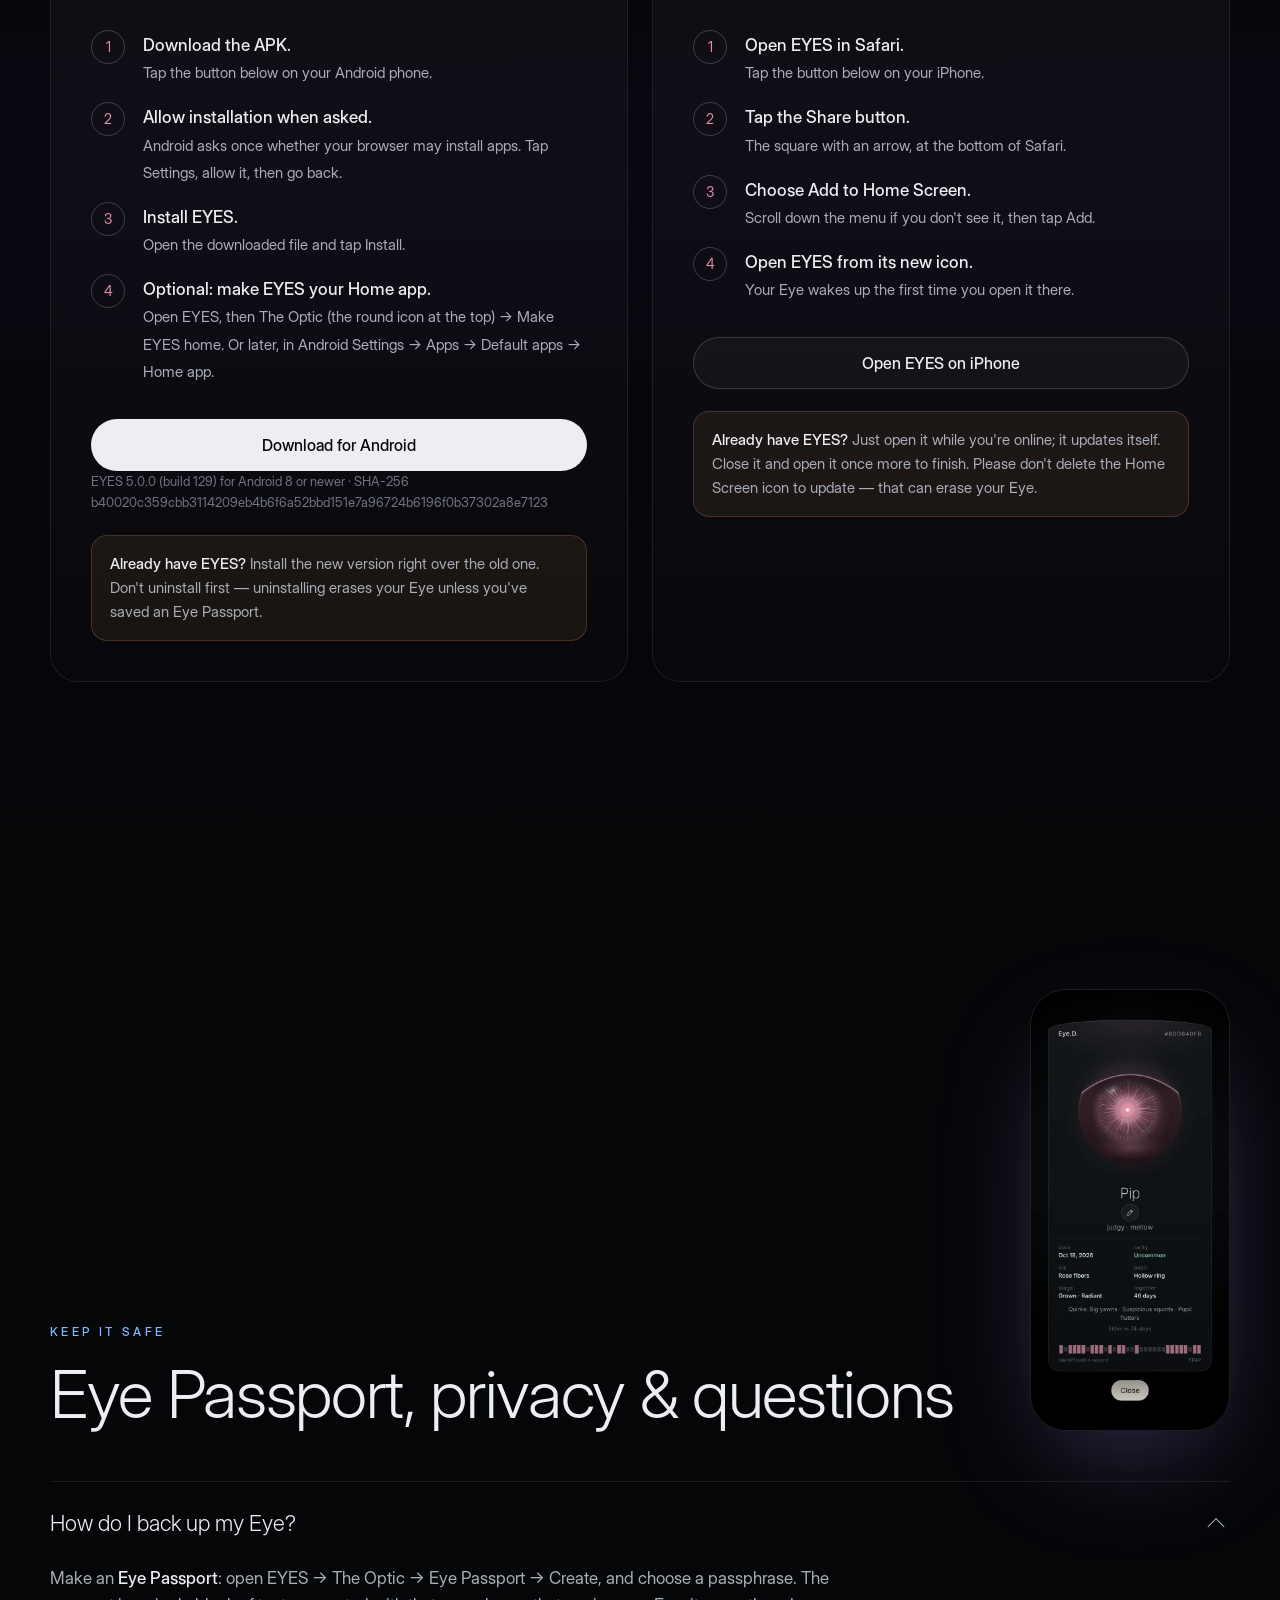
<file: get/index.html>
<!doctype html>
<html lang="en">
<head>
  <meta charset="utf-8">
  <meta name="viewport" content="width=device-width, initial-scale=1, viewport-fit=cover">
  <title>EYES — Your phone. Your creature. Your EYE.</title>
  <meta name="description" content="EYES is a living digital companion that inhabits your phone. Every Eye is one of a kind: it develops its own personality, plays games, meets friends and turns itself into useful tools. Android home screen launcher and iPhone Home Screen app.">
  <meta name="theme-color" content="#050608">
  <meta name="color-scheme" content="dark">
  <meta property="og:type" content="website">
  <meta property="og:title" content="EYES — Your phone. Your creature. Your EYE.">
  <meta property="og:description" content="A living creature for your phone. One of a kind, with its own temperament, an arcade inside its pupil and friends of its own.">
  <meta property="og:image" content="https://lilrichie96-hub.github.io/EYES_iPhone/get/media/social/og-cover.jpg">
  <meta property="og:url" content="https://lilrichie96-hub.github.io/EYES_iPhone/get/">
  <meta name="twitter:card" content="summary_large_image">
  <link rel="icon" href="favicon.svg" type="image/svg+xml">
  <link rel="icon" href="favicon-32.png" sizes="32x32" type="image/png">
  <link rel="apple-touch-icon" href="apple-touch-icon.png">
  <link rel="preload" href="assets/fonts/InterDisplay-Light.woff" as="font" type="font/woff" crossorigin>
  <link rel="stylesheet" href="assets/css/site.css">
  <script src="config.js" defer></script>
  <script src="assets/js/site.js" defer></script>
</head>
<body>
<a class="skip" href="#main">Skip to content</a>

<header class="nav" id="top">
  <a class="nav-brand" href="#top" aria-label="EYES home">
    <svg class="wordmark" viewBox="-1.2 -1.2 62.4 22.4" role="img" aria-hidden="true"><path d="M12 0H0V8.4M0 11.6V20H12"/><path d="M5 10H11.6"/><path d="M16.8 0L22 7.6L27.2 0"/><path d="M22 12.8V20"/><circle class="pupil" cx="22" cy="10.3" r="1.3"/><path d="M44 0H32V20H44"/><path d="M37 10H42.4"/><path d="M57.8 5A3.8 3.8 0 1 0 54 8.8M54 11.2A3.8 3.8 0 1 1 50.2 15"/></svg>
  </a>
  <button class="nav-toggle" aria-expanded="false" aria-controls="navlinks"><span class="sr">Menu</span><span aria-hidden="true"></span></button>
  <nav id="navlinks" aria-label="Sections">
    <a href="#meet">Meet your Eye</a>
    <a href="#abilities">Abilities</a>
    <a href="#arcade">Arcade</a>
    <a href="#contact">Eye Contact</a>
    <a href="#home-screen">Android home</a>
    <a href="#faq">FAQ</a>
    <a class="nav-cta" href="#install">Get EYES</a>
  </nav>
</header>

<main id="main">

<!-- ============================================================ HERO -->
<section class="hero" aria-labelledby="hero-title">
  <div class="hero-media" aria-hidden="true">
    <video class="hero-video" muted loop playsinline preload="none" poster="media/hero/hero-poster.webp" data-autoplay>
      <source src="media/hero/hero-loop.webm" type="video/webm">
      <source src="media/hero/hero-loop.mp4" type="video/mp4">
    </video>
  </div>
  <div class="hero-copy">
    <p class="eyebrow">A living creature for your phone</p>
    <h1 id="hero-title">Your phone.<br>Your creature.<br><span>Your EYE.</span></h1>
    <p class="lede">Somewhere inside your phone, something is waking up. It's yours alone: it has its own look and its own moods, and it will turn itself into whatever you need.</p>
    <div class="hero-actions">
      <button class="btn btn-play" data-trailer type="button"><span class="play-glyph" aria-hidden="true"></span>Watch the trailer <small>with sound</small></button>
    </div>
    <div class="hero-get">
      <a class="btn btn-primary" data-apk href="#install-android">Download for Android</a>
      <a class="btn btn-ghost" data-iphone href="#install-iphone">Open on iPhone</a>
    </div>
    <p class="fine" data-apk-note>Android 8 or newer · iPhone with Safari · Free, no ads, no account</p>
  </div>
</section>

<!-- ============================================================ MEET -->
<section class="meet" id="meet" aria-labelledby="meet-title">
  <div class="wrap">
    <p class="eyebrow">Meet your Eye</p>
    <h2 id="meet-title">No two are alike.</h2>
    <p class="section-lede">Every Eye hatches from its own seed. Its colour, iris, pupil, rare traits, the way it moves and its temperament are all written in it from the moment it wakes, and nobody else will ever get the same one.</p>
  </div>
  <ul class="eye-gallery" role="list">
    <li><img src="media/eyes/eye-kako.webp" alt="Kako, a rose-coloured Eye with fibrous iris" width="420" height="420" loading="lazy"><b>Kako</b><span>judgy · mellow</span></li>
    <li><img src="media/eyes/eye-luni.webp" alt="Luni, an amber Eye with ringed iris" width="420" height="420" loading="lazy"><b>Luni</b><span>hyper · timid</span></li>
    <li><img src="media/eyes/eye-mirmi.webp" alt="Mirmi, a silver Eye with a spiral iris" width="420" height="420" loading="lazy"><b>Mirmi</b><span>dozy · timid</span></li>
    <li><img src="media/eyes/eye-ikoi.webp" alt="Ikoi, a violet Eye with a flower-shaped pupil" width="420" height="420" loading="lazy"><b>Ikoi</b><span>restless · theatrical</span></li>
    <li><img src="media/eyes/eye-wrena.webp" alt="Wrena, a blue Eye with fine radiating fibres" width="420" height="420" loading="lazy"><b>Wrena</b><span>dramatic · sleepy</span></li>
    <li><img src="media/eyes/eye-osis.webp" alt="Osis, a teal Eye scattered with flecks of light" width="420" height="420" loading="lazy"><b>Osis</b><span>sleepy · curious</span></li>
    <li><img src="media/eyes/eye-junoel.webp" alt="Junoel, a green Eye with a starburst iris" width="420" height="420" loading="lazy"><b>Junoel</b><span>hyper · judgy</span></li>
    <li><img src="media/eyes/eye-ikoko.webp" alt="Ikoko, a lime Eye with dashed rings" width="420" height="420" loading="lazy"><b>Ikoko</b><span>mellow · theatrical</span></li>
  </ul>
  <div class="wrap meet-grid">
    <article>
      <h3>A personality, not a skin</h3>
      <p>Some Eyes are bashful, some are judgy, some are hopelessly theatrical. Temperament shapes how it glances around, how quickly it gets bored, how it reacts when you poke it and what it likes to do with you.</p>
    </article>
    <article>
      <h3>Alive when you're not looking</h3>
      <p>It blinks, yawns, stretches, dozes off at night and wakes up curious. It notices the music you play, the weather outside and the charger you plug in.</p>
    </article>
    <article>
      <h3>It remembers how things went</h3>
      <p>A close game, a good hangout, a battle it lost: a little of that feeling lingers afterwards. Over the weeks it grows from Hatchling to Elder, and the way you treat it nudges how its light matures.</p>
    </article>
    <article>
      <h3>Give it a name</h3>
      <p>It arrives with a name of its own. Keep it, or give it a nickname of up to 14 characters on its Eye.D. card.</p>
    </article>
  </div>
  <div class="wrap promise" role="note">
    <p><b>No feeding. No punishment. No streaks.</b> Your Eye never goes hungry, never gets sick because you were busy, and never counts the days you didn't open it. Spend time with it because it's fun.</p>
  </div>
</section>

<!-- ============================================================ ABILITIES -->
<section class="abilities" id="abilities" aria-labelledby="abilities-title">
  <div class="wrap">
    <p class="eyebrow">Six abilities</p>
    <h2 id="abilities-title">It becomes what you need.</h2>
    <p class="section-lede">Tap the small satellite beside your Eye and six abilities unfold. Tap one and the Eye physically reshapes itself into it. Not sure? Hold an ability for a moment and the Eye shows you a little preview first.</p>
  </div>
  <div class="wrap ability-list">
    <article class="ability" data-tone="vision">
      <div class="ability-media"><video muted loop playsinline preload="none" poster="media/abilities/vision.webp" data-autoplay aria-label="Vision reading a QR code on a card"><source src="media/abilities/vision.mp4" type="video/mp4"></video></div>
      <div class="ability-copy">
        <h3><span class="num">01</span> Vision</h3>
        <p>The pupil opens into a camera lens. Point it at a QR code and your Eye reads it, then lets you open the link, copy it or scan again. It can also take a photo.</p>
        <p class="tag">Uses the camera only while Vision is open</p>
      </div>
    </article>
    <article class="ability" data-tone="weather">
      <div class="ability-media"><video muted loop playsinline preload="none" poster="media/abilities/weather.webp" data-autoplay aria-label="Weather Organ showing a rainy sky inside the Eye"><source src="media/abilities/weather.mp4" type="video/mp4"></video></div>
      <div class="ability-copy">
        <h3><span class="num">02</span> Weather Organ</h3>
        <p>Your Eye becomes a tiny living sky made from the real forecast for the place you choose: rain, snow, fog, sun or stars. Drag around the dial to look ahead through the next hours, or switch to 7 days.</p>
        <p class="tag">Pick a city or postal code · forecast by Open-Meteo</p>
      </div>
    </article>
    <article class="ability" data-tone="pocket">
      <div class="ability-media"><video muted loop playsinline preload="none" poster="media/abilities/pocket.webp" data-autoplay aria-label="Pocket Dimension swallowing a note"><source src="media/abilities/pocket.mp4" type="video/mp4"></video></div>
      <div class="ability-copy">
        <h3><span class="num">03</span> Pocket Dimension</h3>
        <p>Hand it a thought, a link, a picture or a file and it swallows it into its pupil, then gives it back whenever you ask. On Android you can also share things to EYES from other apps.</p>
        <p class="tag">Kept only on your phone · handy storage, not a vault</p>
      </div>
    </article>
    <article class="ability" data-tone="arcade">
      <div class="ability-media"><video muted loop playsinline preload="none" poster="media/abilities/arcade.webp" data-autoplay aria-label="The Eye Arcade shelf with four games"><source src="media/abilities/arcade.mp4" type="video/mp4"></video></div>
      <div class="ability-copy">
        <h3><span class="num">04</span> Arcade</h3>
        <p>The Eye flips into a little game console with four games inside. Your Eye watches, cheers and sulks along with you.</p>
        <p class="tag"><a href="#arcade">See the four games ↓</a></p>
      </div>
    </article>
    <article class="ability" data-tone="contact">
      <div class="ability-media"><video muted loop playsinline preload="none" poster="media/abilities/contact.webp" data-autoplay aria-label="Two Eyes exchanging a pulse in Eye Contact"><source src="media/abilities/contact.mp4" type="video/mp4"></video></div>
      <div class="ability-copy">
        <h3><span class="num">05</span> Eye Contact</h3>
        <p>Link your Eye with people you know. Their Eye appears in your Meeting Space, and the two of you can send signals, hang out and battle from anywhere.</p>
        <p class="tag"><a href="#contact">More about Eye Contact ↓</a></p>
      </div>
    </article>
    <article class="ability" data-tone="play">
      <div class="ability-media"><video muted loop playsinline preload="none" poster="media/abilities/play.webp" data-autoplay aria-label="Play: the Eye chasing a firefly"><source src="media/abilities/play.mp4" type="video/mp4"></video></div>
      <div class="ability-copy">
        <h3><span class="num">06</span> Play</h3>
        <p>Arcade is where you play games. Play is where you play with your Eye: a staring contest, a firefly to chase, a ball to catch, peekaboo, or simply some quiet company. Or let it surprise you.</p>
        <p class="tag">No points, no rewards. The fun is the point.</p>
      </div>
    </article>
  </div>
</section>

<!-- ============================================================ ARCADE -->
<section class="arcade" id="arcade" aria-labelledby="arcade-title">
  <div class="wrap">
    <p class="eyebrow">Eye Arcade</p>
    <h2 id="arcade-title">A whole arcade inside your Eye.</h2>
    <p class="section-lede">Four original games live inside the Eye itself. They're part of EYES, so once EYES is installed they play offline: on a plane, on the subway, wherever.</p>
  </div>
  <div class="wrap carts">
    <article class="cart" data-game="tunnelbug">
      <div class="cart-screen"><video muted loop playsinline preload="none" poster="media/arcade/tunnelbug.webp" data-autoplay aria-label="Tunnelbug gameplay"><source src="media/arcade/tunnelbug.mp4" type="video/mp4"></video></div>
      <h3>Tunnelbug</h3>
      <p>Dig for energy. Dodge what lives down there. Play a 90-second Timed run, or go Endless and see how deep you can get.</p>
    </article>
    <article class="cart" data-game="orbit">
      <div class="cart-screen"><video muted loop playsinline preload="none" poster="media/arcade/orbit.webp" data-autoplay aria-label="Orbit Breaker gameplay"><source src="media/arcade/orbit.mp4" type="video/mp4"></video></div>
      <h3>Orbit Breaker</h3>
      <p>Drift through crystal debris. Break it before it breaks you.</p>
    </article>
    <article class="cart" data-game="critter">
      <div class="cart-screen"><video muted loop playsinline preload="none" poster="media/arcade/critter.webp" data-autoplay aria-label="Critter Crossing gameplay"><source src="media/arcade/critter.mp4" type="video/mp4"></video></div>
      <h3>Critter Crossing</h3>
      <p>Hop a tiny critter over lanes, rafts and streams.</p>
    </article>
    <article class="cart" data-game="prism">
      <div class="cart-screen"><video muted loop playsinline preload="none" poster="media/arcade/prism.webp" data-autoplay aria-label="Prism Break gameplay"><source src="media/arcade/prism.mp4" type="video/mp4"></video></div>
      <h3>Prism Break</h3>
      <p>Shatter formations of luminous crystal.</p>
    </article>
  </div>
</section>

<!-- ============================================================ EYE CONTACT -->
<section class="contact" id="contact" aria-labelledby="contact-title">
  <div class="wrap">
    <p class="eyebrow">Eye Contact</p>
    <h2 id="contact-title">You are not alone.</h2>
    <p class="section-lede">Invite someone you know with a link or a code. From then on your Eyes know each other, on Android and iPhone alike. There's no chat and no feed: just two creatures who keep finding each other.</p>
  </div>
  <div class="wrap contact-grid">
    <figure class="contact-hero">
      <img src="media/contact/meet.webp" alt="The Meeting Space: two Eyes, Kako and Ikoi, linked by a thread of light, with Pulse, Spark and Calm buttons" width="824" height="1830" loading="lazy">
    </figure>
    <div class="contact-points">
      <article><h3>Pulse &amp; Spark</h3><p>Send a warm Pulse, a bright Spark or a slow Calm. Their Eye feels it on the other phone. Answer a Pulse within about half a minute while you're both in EYES, and your Eyes resonate.</p></article>
      <article><h3>Hangouts</h3><p>Invite their Eye over. The two of them play catch, chase fireflies and goof around on their own while you watch, or join in with a tap.</p></article>
      <article><h3>Battles</h3><p>An Eye Duel is a quick contest of looks: glare, blink, charge. Each Eye fights in its own temperament.</p></article>
      <article><h3>Shared history</h3><p>Each friendship remembers when you met, battles fought together, Hangouts shared and the last time you were together. It's kept only on your phone.</p></article>
    </div>
  </div>
  <div class="wrap contact-strip">
    <figure><img src="media/contact/hangout.webp" alt="A Hangout: Kako and Ikoi playing together" width="824" height="1830" loading="lazy"><figcaption>Hangout</figcaption></figure>
    <figure><img src="media/contact/duel.webp" alt="An Eye Duel in round four" width="824" height="1830" loading="lazy"><figcaption>Eye Duel</figcaption></figure>
    <figure><img src="media/contact/history.webp" alt="Shared history with a friend" width="824" height="1830" loading="lazy"><figcaption>Shared history</figcaption></figure>
    <figure data-feature="exchange"><img src="media/contact/exchange.webp" alt="Trade Eyes: offering an Eye Exchange to a friend" width="824" height="1830" loading="lazy"><figcaption>Eye Exchange <span class="badge" data-testing-badge>Testing</span></figcaption></figure>
  </div>
  <div class="wrap exchange-note" data-feature="exchange">
    <h3>Eye Exchange <span class="badge" data-testing-badge>Testing</span></h3>
    <p>Two friends can agree to trade Eyes, one for one. Both see both Eyes first, both have to confirm, and the trade is permanent: each Eye goes to live with its new person, carrying its name, looks, personality and a journal of the homes it has lived in. It's always optional and nothing happens until you both confirm.</p>
    <p class="fine" data-testing-only>Eye Exchange is still being tested on real phones. Only trade with people you know, and consider trying it first with an Eye you've made a Passport for.</p>
  </div>
</section>

<!-- ============================================================ ANDROID HOME -->
<section class="homescreen" id="home-screen" aria-labelledby="home-title">
  <div class="wrap">
    <p class="eyebrow">Make your phone its home</p>
    <h2 id="home-title">On Android, EYES is your home screen.</h2>
    <p class="section-lede">Choose EYES as your Home app and the Eye lives where your wallpaper used to be: a complete launcher, built around a creature.</p>
  </div>
  <div class="wrap home-grid">
    <figure class="phone-shot"><img src="media/home/home.webp" alt="The EYES home screen with the clock, weather, the Eye and a dock of apps" width="824" height="1830" loading="lazy"></figure>
    <ul class="feature-list" role="list">
      <li><b>App drawer</b><span>Every app, searchable, one swipe away.</span></li>
      <li><b>Dock</b><span>Up to five favourites at the bottom.</span></li>
      <li><b>Iris shortcuts</b><span>Keep your most-used apps a touch away from the Eye.</span></li>
      <li><b>Your layout</b><span>Arrange apps on the home screen, pick a style, and choose how much the Eye moves.</span></li>
      <li><b>Folders</b><span>Folders unfold around the Eye like a little constellation.</span></li>
      <li><b>Music</b><span>When something plays, the iris becomes the player. Swipe to skip; the volume keys can flow through the Eye.</span></li>
      <li><b>Notifications</b><span>A glint appears in the iris. Hold it to peek, or tap the Eye to see your notifications and the day ahead.</span></li>
      <li><b>Charging</b><span>Plug in and a quiet heartbeat lives inside the iris.</span></li>
    </ul>
  </div>
  <div class="wrap home-strip">
    <figure><img src="media/home/drawer.webp" alt="The app drawer" width="824" height="1830" loading="lazy"><figcaption>App drawer</figcaption></figure>
    <figure><img src="media/home/folder.webp" alt="A folder unfolding around the Eye" width="824" height="1830" loading="lazy"><figcaption>Folders</figcaption></figure>
    <figure><img src="media/home/music.webp" alt="Music playing through the iris" width="824" height="1830" loading="lazy"><figcaption>Music</figcaption></figure>
    <figure><img src="media/home/charging.webp" alt="The charging heartbeat" width="824" height="1830" loading="lazy"><figcaption>Charging</figcaption></figure>
  </div>
  <div class="wrap">
    <div class="compare" role="region" aria-label="Android and iPhone compared" tabindex="0">
      <table>
        <caption>What you get on each phone</caption>
        <thead><tr><th scope="col"></th><th scope="col">Android</th><th scope="col">iPhone</th></tr></thead>
        <tbody>
          <tr><th scope="row">Your own living Eye, Eye.D. card, nickname</th><td>✓</td><td>✓</td></tr>
          <tr><th scope="row">All six abilities, including the four Arcade games</th><td>✓</td><td>✓</td></tr>
          <tr><th scope="row">Eye Contact, Hangouts, battles, shared history</th><td>✓</td><td>✓</td></tr>
          <tr><th scope="row">Eye Passport backup</th><td>✓</td><td>✓</td></tr>
          <tr><th scope="row">Home screen launcher: app drawer, dock, folders, iris shortcuts</th><td>✓</td><td>—</td></tr>
          <tr><th scope="row">Music in the iris, notification glints, Volume Iris</th><td>✓</td><td>—</td></tr>
          <tr><th scope="row">Charging heartbeat (needs the battery level)</th><td>✓</td><td>—</td></tr>
          <tr><th scope="row">Share to EYES from other apps</th><td>✓</td><td>—</td></tr>
          <tr><th scope="row">How you open it</th><td>Your home screen</td><td>An icon on your Home Screen</td></tr>
        </tbody>
      </table>
    </div>
  </div>
</section>

<!-- ============================================================ INSTALL -->
<section class="install" id="install" aria-labelledby="install-title">
  <div class="wrap">
    <p class="eyebrow">Get EYES</p>
    <h2 id="install-title">Wake yours up.</h2>
    <p class="section-lede">Free. No account, no ads, no app store needed.</p>
  </div>
  <div class="wrap install-grid">
    <article class="install-card" id="install-android">
      <h3>Android</h3>
      <ol class="steps">
        <li><b>Download the APK.</b> <span>Tap the button below on your Android phone.</span></li>
        <li><b>Allow installation when asked.</b> <span>Android asks once whether your browser may install apps. Tap Settings, allow it, then go back.</span></li>
        <li><b>Install EYES.</b> <span>Open the downloaded file and tap Install.</span></li>
        <li><b>Optional: make EYES your Home app.</b> <span>Open EYES, then The Optic (the round icon at the top) → Make EYES home. Or later, in Android Settings → Apps → Default apps → Home app.</span></li>
      </ol>
      <a class="btn btn-primary btn-wide" data-apk href="#install-android">Download for Android</a>
      <p class="fine" data-apk-meta></p>
      <p class="callout"><b>Already have EYES?</b> Install the new version right over the old one. Don't uninstall first — uninstalling erases your Eye unless you've saved an Eye Passport.</p>
    </article>
    <article class="install-card" id="install-iphone">
      <h3>iPhone</h3>
      <ol class="steps">
        <li><b>Open EYES in Safari.</b> <span>Tap the button below on your iPhone.</span></li>
        <li><b>Tap the Share button.</b> <span>The square with an arrow, at the bottom of Safari.</span></li>
        <li><b>Choose Add to Home Screen.</b> <span>Scroll down the menu if you don't see it, then tap Add.</span></li>
        <li><b>Open EYES from its new icon.</b> <span>Your Eye wakes up the first time you open it there.</span></li>
      </ol>
      <a class="btn btn-ghost btn-wide" data-iphone href="#install-iphone">Open EYES on iPhone</a>
      <p class="callout"><b>Already have EYES?</b> Just open it while you're online; it updates itself. Close it and open it once more to finish. Please don't delete the Home Screen icon to update — that can erase your Eye.</p>
    </article>
  </div>
</section>

<!-- ============================================================ PASSPORT / PRIVACY / FAQ -->
<section class="faq" id="faq" aria-labelledby="faq-title">
  <div class="wrap faq-top">
    <div>
      <p class="eyebrow">Keep it safe</p>
      <h2 id="faq-title">Eye Passport, privacy &amp; questions</h2>
    </div>
    <figure class="passport-shot"><img src="media/card/eyed.webp" alt="An Eye.D. card: name, temperament, rarity, iris, pupil and stage" width="824" height="1830" loading="lazy"></figure>
  </div>
  <div class="wrap faq-list">
    <details open>
      <summary>How do I back up my Eye?</summary>
      <p>Make an <b>Eye Passport</b>: open EYES → The Optic → Eye Passport → Create, and choose a passphrase. The passport is a single block of text, encrypted with that passphrase, that carries your Eye, its growth and personality, your friendships, your Eye Dex, Arcade bests and settings. Keep it somewhere safe (a note, an email to yourself) and write the passphrase down: nobody can open the passport without it, not even FRAY. To bring your Eye back on a new phone, choose Restore in the same place.</p>
      <p>Because it holds your friendships' secrets, keep your passport to yourself.</p>
    </details>
    <details>
      <summary>How do I protect important Pocket Dimension files?</summary>
      <p>The Pocket Dimension is handy local storage, not a backup or a vault. Items are kept only on your phone, they aren't encrypted, and they are <b>not</b> included in an Eye Passport. Uninstalling EYES or clearing its data erases them. If something matters, open it in the pocket and share or save a copy somewhere else too.</p>
    </details>
    <details>
      <summary>What stays on my phone?</summary>
      <p>Your Eye itself, the Pocket Dimension, Arcade scores, shared history with friends, your nickname (outside an Eye Exchange) and your settings all stay on your phone. EYES has no account, no ads and no analytics.</p>
    </details>
    <details>
      <summary>What needs an internet connection?</summary>
      <ul>
        <li><b>Eye Contact</b> (signals, Hangouts, battles) goes through a Firebase database with an anonymous sign-in. The messages between two Eyes are end-to-end encrypted, so the database only relays scrambled text.</li>
        <li data-feature="exchange"><b>Eye Exchange</b> stores what a trade needs in that same database: the Eye being traded (its looks and personality data), the labels you chose, its journal of homes, anonymous IDs and a recovery key. These records are not end-to-end encrypted, so the project owner can read them.</li>
        <li><b>Weather</b> sends only the place you choose (or, if you allow it, rounded coordinates) to Open-Meteo to get the forecast.</li>
        <li><b>iPhone notifications</b>, if you turn them on, register your push subscription with the EYES push relay.</li>
        <li><b>Installing and updating</b> EYES downloads it from GitHub, which keeps ordinary web server logs.</li>
      </ul>
      <p>Everything else, including the Eye, Play, Vision, the Pocket Dimension and all four Arcade games, works offline once EYES is installed.</p>
    </details>
    <details>
      <summary>Which permissions does EYES ask for, and why?</summary>
      <p>All of them are optional; EYES keeps working if you say no.</p>
      <ul>
        <li><b>Camera</b> — only for Vision, while Vision is open.</li>
        <li><b>Notification access</b> (Android) — so notification glints and music controls can appear in the Eye. Choose it in The Optic → Notifications &amp; music access.</li>
        <li><b>Screen and audio capture</b> (Android, Live Audio) — only if you turn on Live Audio, so the iris can react to the actual sound of what's playing. It's analysed on the phone.</li>
        <li><b>Default Home app</b> (Android) — only if you want EYES as your launcher.</li>
        <li><b>Location</b> (iPhone, optional) — only if you ask Weather to use where you are instead of typing a city.</li>
        <li><b>Notifications</b> (iPhone, optional) — to hear from friends' Eyes when EYES is closed.</li>
      </ul>
    </details>
    <details>
      <summary>What's different between Android and iPhone?</summary>
      <p>The Eye, its abilities, the Arcade, Eye Contact and Eye Passport are on both, and Android and iPhone Eyes can be friends with each other. Only Android can be a full home screen launcher, so the app drawer, dock, folders, iris shortcuts, music and notification glints, Volume Iris, the charging heartbeat and sharing into the Pocket Dimension from other apps are Android only. On iPhone, EYES opens from an icon on your Home Screen.</p>
    </details>
    <details>
      <summary>How do I go back to my old Android launcher?</summary>
      <p>Open Android <b>Settings → Apps → Default apps → Home app</b> and pick your previous launcher. (On some phones it's under Settings → Apps → Choose default apps.) EYES stays installed and your Eye keeps waiting; you can switch back any time.</p>
    </details>
    <details>
      <summary>Is my Eye ever reset or replaced?</summary>
      <p>No. There are no rerolls and no paid ones: the Eye you wake up is yours. Updates keep your Eye as long as you install them over your current version (Android) or simply reopen EYES online (iPhone).</p>
    </details>
    <details>
      <summary>Does it cost anything?</summary>
      <p>No. EYES is free, with no ads, no subscriptions and no in-app purchases.</p>
    </details>
  </div>
</section>

</main>

<footer class="foot">
  <div class="wrap foot-grid">
    <div>
      <svg class="wordmark" viewBox="-1.2 -1.2 62.4 22.4" role="img" aria-label="EYES"><path d="M12 0H0V8.4M0 11.6V20H12"/><path d="M5 10H11.6"/><path d="M16.8 0L22 7.6L27.2 0"/><path d="M22 12.8V20"/><circle class="pupil" cx="22" cy="10.3" r="1.3"/><path d="M44 0H32V20H44"/><path d="M37 10H42.4"/><path d="M57.8 5A3.8 3.8 0 1 0 54 8.8M54 11.2A3.8 3.8 0 1 1 50.2 15"/></svg>
      <p class="fine">EYES by FRAY, INC. · Weird. Understated. Alive.</p>
    </div>
    <nav aria-label="Footer">
      <a href="privacy.html">Privacy</a>
      <a href="attribution.html">Credits &amp; licences</a>
      <a data-support hidden href="#">Report a problem</a>
    </nav>
  </div>
  <p class="wrap fine media-note">All app imagery on this page is captured from the real EYES 5.0 app. Device frames and backgrounds are presentation only.</p>
</footer>

<!-- trailer player: loads only when asked, plays with sound -->
<dialog class="trailer" id="trailer" aria-label="EYES trailer">
  <div class="trailer-inner">
    <button class="trailer-close" type="button" data-close aria-label="Close trailer">×</button>
    <video id="trailerVideo" controls playsinline preload="none" poster="media/trailer/trailer-poster.webp">
      <track kind="captions" src="media/trailer/eyes-trailer-captions.vtt" srclang="en" label="English">
    </video>
  </div>
</dialog>
</body>
</html>
</file>
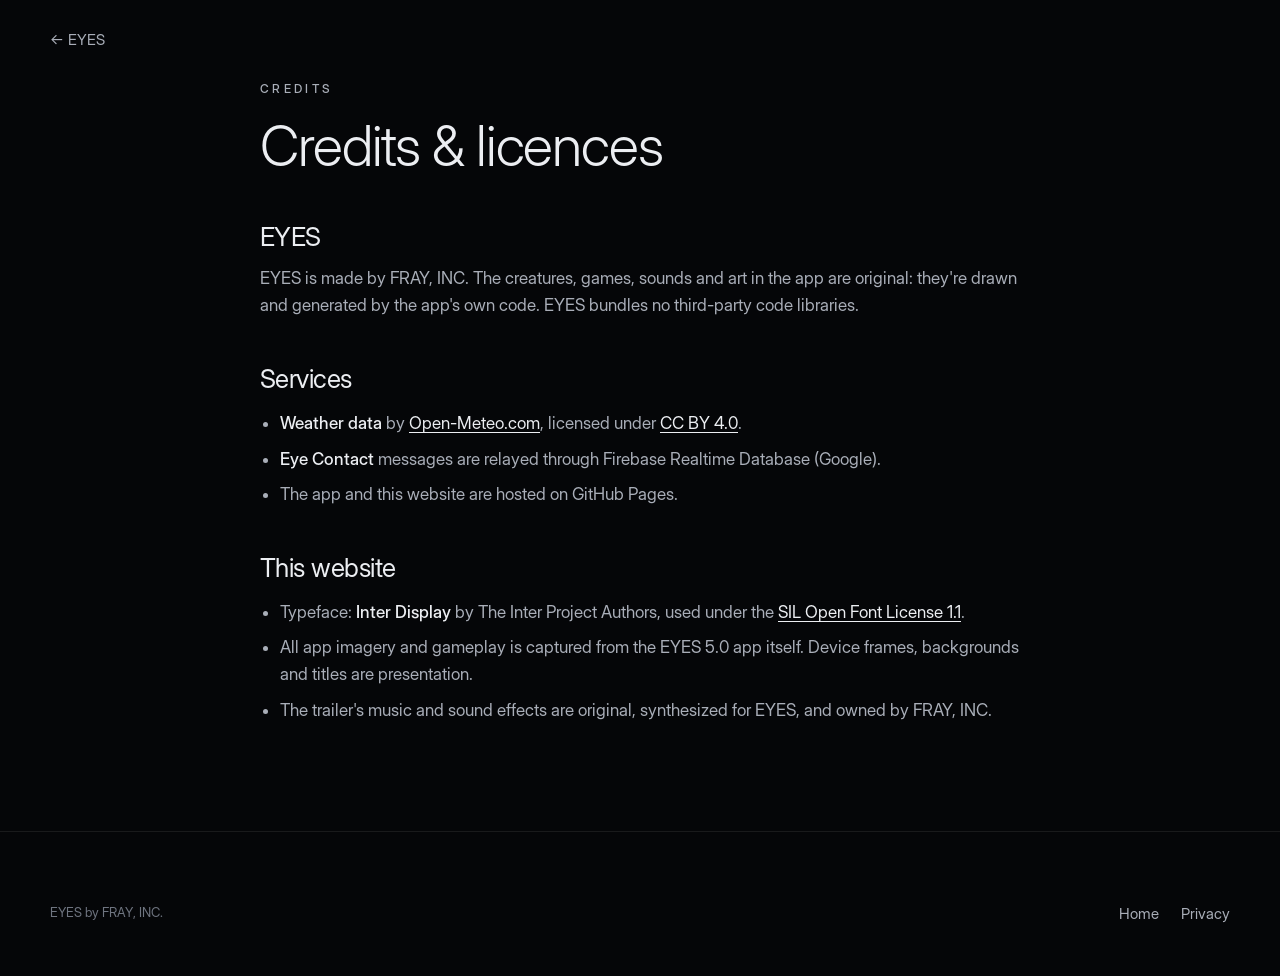
<file: get/attribution.html>
<!doctype html>
<html lang="en">
<head>
  <meta charset="utf-8">
  <meta name="viewport" content="width=device-width, initial-scale=1, viewport-fit=cover">
  <title>Credits &amp; licences · EYES</title>
  <meta name="theme-color" content="#050608">
  <link rel="icon" href="favicon.svg" type="image/svg+xml">
  <link rel="stylesheet" href="assets/css/site.css">
  <link rel="stylesheet" href="assets/css/page.css">
  <script src="config.js" defer></script>
  <script src="assets/js/page.js" defer></script>
</head>
<body class="page">
<a class="skip" href="#main">Skip to content</a>
<header class="page-head wrap"><a href="./" class="back" aria-label="Back to the EYES home page">← EYES</a></header>
<main id="main" class="wrap prose">
  <p class="eyebrow">Credits</p>
  <h1>Credits &amp; licences</h1>

  <h2>EYES</h2>
  <p>EYES is made by FRAY, INC. The creatures, games, sounds and art in the app are original: they're drawn and generated by the app's own code. EYES bundles no third-party code libraries.</p>

  <h2>Services</h2>
  <ul>
    <li><b>Weather data</b> by <a href="https://open-meteo.com/">Open-Meteo.com</a>, licensed under <a href="https://creativecommons.org/licenses/by/4.0/">CC BY 4.0</a>.</li>
    <li><b>Eye Contact</b> messages are relayed through Firebase Realtime Database (Google).</li>
    <li>The app and this website are hosted on GitHub Pages.</li>
  </ul>

  <h2>This website</h2>
  <ul>
    <li>Typeface: <b>Inter Display</b> by The Inter Project Authors, used under the <a href="assets/fonts/OFL.txt">SIL Open Font License 1.1</a>.</li>
    <li>All app imagery and gameplay is captured from the EYES 5.0 app itself. Device frames, backgrounds and titles are presentation.</li>
    <li>The trailer's music and sound effects are original, synthesized for EYES, and owned by FRAY, INC.</li>
  </ul>
</main>
<footer class="foot"><div class="wrap foot-grid"><p class="fine">EYES by FRAY, INC.</p><nav aria-label="Footer"><a href="./">Home</a><a href="privacy.html">Privacy</a></nav></div></footer>
</body>
</html>
</file>
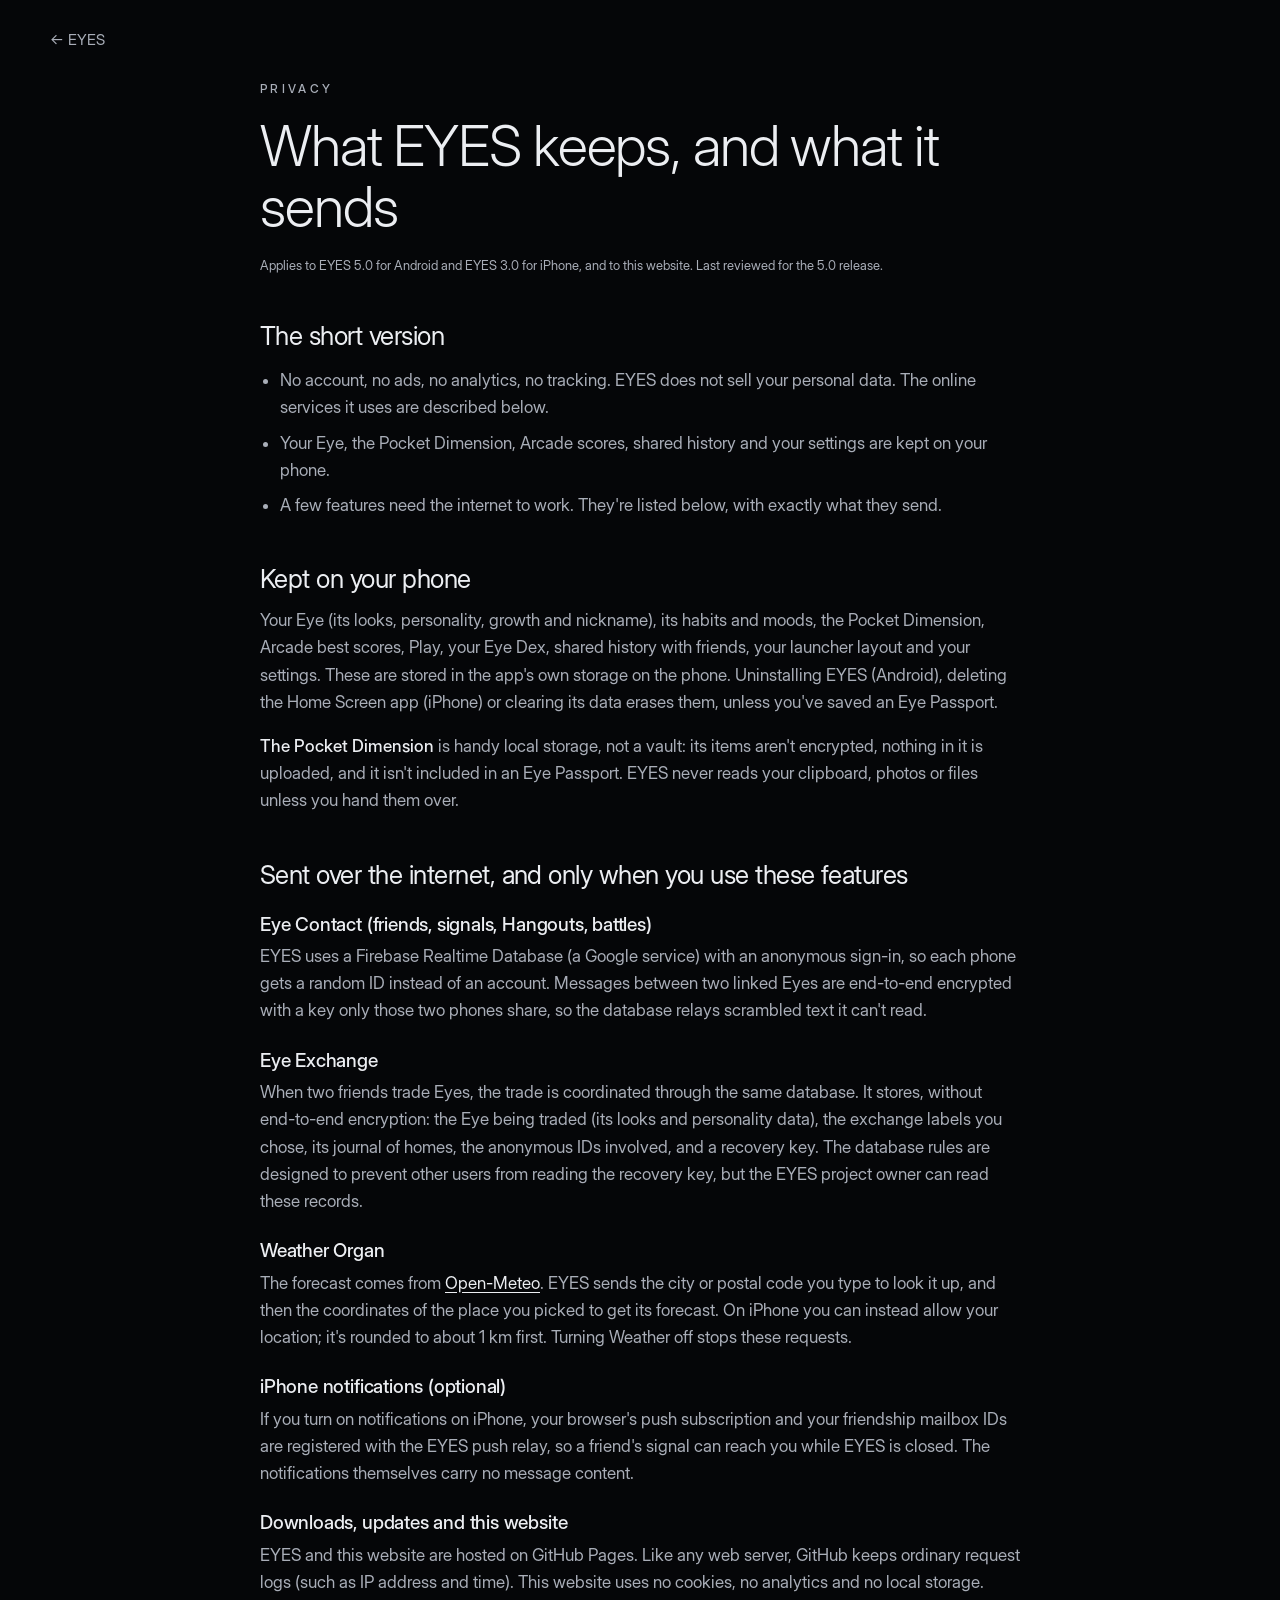
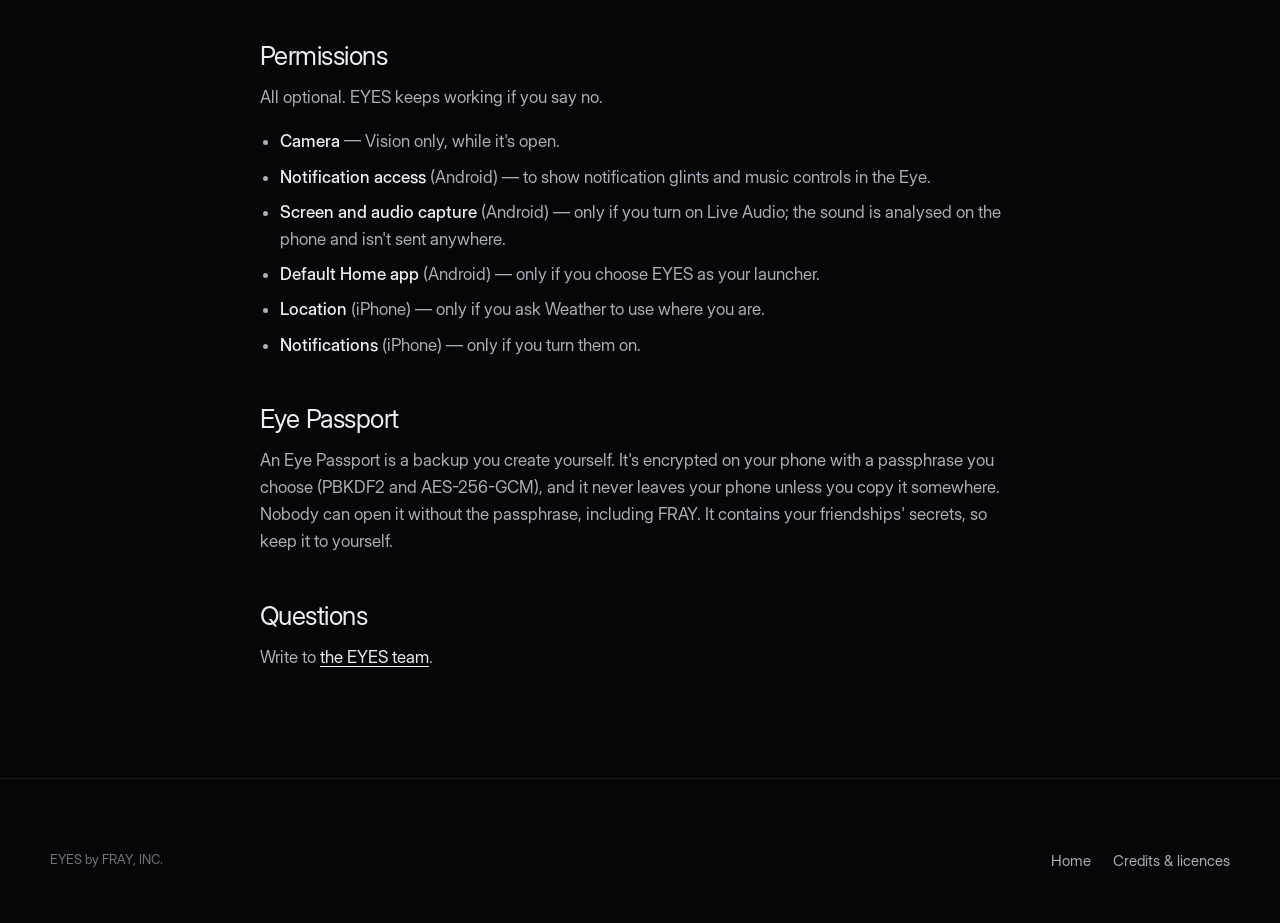
<file: get/privacy.html>
<!doctype html>
<html lang="en">
<head>
  <meta charset="utf-8">
  <meta name="viewport" content="width=device-width, initial-scale=1, viewport-fit=cover">
  <title>Privacy · EYES</title>
  <meta name="description" content="What EYES keeps on your phone, what it sends, and why.">
  <meta name="theme-color" content="#050608">
  <link rel="icon" href="favicon.svg" type="image/svg+xml">
  <link rel="stylesheet" href="assets/css/site.css">
  <link rel="stylesheet" href="assets/css/page.css">
  <script src="config.js" defer></script>
  <script src="assets/js/page.js" defer></script>
</head>
<body class="page">
<a class="skip" href="#main">Skip to content</a>
<header class="page-head wrap"><a href="./" class="back" aria-label="Back to the EYES home page">← EYES</a></header>
<main id="main" class="wrap prose">
  <p class="eyebrow">Privacy</p>
  <h1>What EYES keeps, and what it sends</h1>
  <p class="fine">Applies to EYES 5.0 for Android and EYES 3.0 for iPhone, and to this website. Last reviewed for the 5.0 release.</p>

  <h2>The short version</h2>
  <ul>
    <li>No account, no ads, no analytics, no tracking. EYES does not sell your personal data. The online services it uses are described below.</li>
    <li>Your Eye, the Pocket Dimension, Arcade scores, shared history and your settings are kept on your phone.</li>
    <li>A few features need the internet to work. They're listed below, with exactly what they send.</li>
  </ul>

  <h2>Kept on your phone</h2>
  <p>Your Eye (its looks, personality, growth and nickname), its habits and moods, the Pocket Dimension, Arcade best scores, Play, your Eye Dex, shared history with friends, your launcher layout and your settings. These are stored in the app's own storage on the phone. Uninstalling EYES (Android), deleting the Home Screen app (iPhone) or clearing its data erases them, unless you've saved an Eye Passport.</p>
  <p><b>The Pocket Dimension</b> is handy local storage, not a vault: its items aren't encrypted, nothing in it is uploaded, and it isn't included in an Eye Passport. EYES never reads your clipboard, photos or files unless you hand them over.</p>

  <h2>Sent over the internet, and only when you use these features</h2>
  <h3>Eye Contact (friends, signals, Hangouts, battles)</h3>
  <p>EYES uses a Firebase Realtime Database (a Google service) with an anonymous sign-in, so each phone gets a random ID instead of an account. Messages between two linked Eyes are end-to-end encrypted with a key only those two phones share, so the database relays scrambled text it can't read.</p>
  <h3 data-feature="exchange">Eye Exchange <span class="badge" data-testing-badge>Testing</span></h3>
  <p data-feature="exchange">When two friends trade Eyes, the trade is coordinated through the same database. It stores, without end-to-end encryption: the Eye being traded (its looks and personality data), the exchange labels you chose, its journal of homes, the anonymous IDs involved, and a recovery key. The database rules are designed to prevent other users from reading the recovery key, but the EYES project owner can read these records.</p>
  <h3>Weather Organ</h3>
  <p>The forecast comes from <a href="https://open-meteo.com/">Open-Meteo</a>. EYES sends the city or postal code you type to look it up, and then the coordinates of the place you picked to get its forecast. On iPhone you can instead allow your location; it's rounded to about 1 km first. Turning Weather off stops these requests.</p>
  <h3>iPhone notifications (optional)</h3>
  <p>If you turn on notifications on iPhone, your browser's push subscription and your friendship mailbox IDs are registered with the EYES push relay, so a friend's signal can reach you while EYES is closed. The notifications themselves carry no message content.</p>
  <h3>Downloads, updates and this website</h3>
  <p>EYES and this website are hosted on GitHub Pages. Like any web server, GitHub keeps ordinary request logs (such as IP address and time). This website uses no cookies, no analytics and no local storage.</p>

  <h2>Permissions</h2>
  <p>All optional. EYES keeps working if you say no.</p>
  <ul>
    <li><b>Camera</b> — Vision only, while it's open.</li>
    <li><b>Notification access</b> (Android) — to show notification glints and music controls in the Eye.</li>
    <li><b>Screen and audio capture</b> (Android) — only if you turn on Live Audio; the sound is analysed on the phone and isn't sent anywhere.</li>
    <li><b>Default Home app</b> (Android) — only if you choose EYES as your launcher.</li>
    <li><b>Location</b> (iPhone) — only if you ask Weather to use where you are.</li>
    <li><b>Notifications</b> (iPhone) — only if you turn them on.</li>
  </ul>

  <h2>Eye Passport</h2>
  <p>An Eye Passport is a backup you create yourself. It's encrypted on your phone with a passphrase you choose (PBKDF2 and AES-256-GCM), and it never leaves your phone unless you copy it somewhere. Nobody can open it without the passphrase, including FRAY. It contains your friendships' secrets, so keep it to yourself.</p>

  <h2>Questions</h2>
  <p data-support-line>Write to <a data-support-link href="#">the EYES team</a>.</p>
</main>
<footer class="foot"><div class="wrap foot-grid"><p class="fine">EYES by FRAY, INC.</p><nav aria-label="Footer"><a href="./">Home</a><a href="attribution.html">Credits &amp; licences</a></nav></div></footer>
</body>
</html>
</file>
<file: awakening.css>
/* HAVEN Awakening: the birth screen and birth card (see awakening.js). */
#awaken { position: fixed; inset: 0; background: #000; z-index: 2147483000; display: none; touch-action: none;
  user-select: none; -webkit-user-select: none; overflow: hidden; color: #dfeff1;
  font-family: inherit; transition: opacity 0.9s ease; }
#awaken.open { display: block; }
#awaken.leaving { opacity: 0; }
#awaken canvas { display: block; }
#awCanvas { position: absolute; inset: 0; width: 100%; height: 100%; }
#awaken button { font: inherit; font-size: 15px; color: #dfeff1; background: rgba(111,193,202,0.12);
  border: 1px solid rgba(111,193,202,0.35); border-radius: 999px; padding: 11px 18px; margin: 0; min-height: 0;
  box-shadow: none; text-transform: none; letter-spacing: normal; width: auto; }
#awaken button:active { transform: scale(0.97); }
#awaken .ghost { background: transparent; border-color: rgba(223,239,241,0.2); color: rgba(223,239,241,0.7); }
#awMute { position: absolute; top: max(14px, env(safe-area-inset-top), var(--native-inset-top, 0px)); right: 14px; z-index: 2;
  font-size: 12px !important; padding: 7px 12px !important; }
#awaken.cardOnly #awMute { display: none; }
#awaken .awText { position: absolute; left: 0; right: 0; text-align: center; pointer-events: none; transition: opacity 0.9s ease; margin: 0; }
#awHint { bottom: calc(14% + env(safe-area-inset-bottom)); color: rgba(223,239,241,0.6); font-size: 14px;
  letter-spacing: 0.32em; text-transform: lowercase; opacity: 0; }
#awName { top: calc(42% + min(31vw, 30vh)); font-size: 34px; font-weight: 300; letter-spacing: 0.06em; opacity: 0; }
#awName span { display: inline-block; opacity: 0; transform: translateY(10px); filter: blur(6px);
  transition: opacity 0.7s ease, transform 0.7s ease, filter 0.7s ease; }
#awName.show span { opacity: 1; transform: none; filter: none; }
#awMeta { top: calc(42% + min(31vw, 30vh) + 50px); color: rgba(223,239,241,0.6); font-size: 14px; letter-spacing: 0.08em; opacity: 0; }
#awActions { position: absolute; left: 0; right: 0; bottom: calc(7% + env(safe-area-inset-bottom)); display: flex;
  flex-direction: column; align-items: center; gap: 10px; opacity: 0; pointer-events: none; transition: opacity 0.8s ease; }
#awActions.show { opacity: 1; pointer-events: auto; }
#awaken .row2 { display: flex; gap: 10px; }
#awRename { display: none; gap: 8px; }
#awRename input { font: inherit; font-size: 16px; color: #dfeff1; background: rgba(255,255,255,0.06);
  border: 1px solid rgba(111,193,202,0.35); border-radius: 999px; padding: 10px 16px; width: 170px; text-align: center; outline: none; }
#birth { position: absolute; inset: 0; display: none; align-items: center; justify-content: center; padding: 24px;
  background: radial-gradient(circle at 50% 40%, #0d1c22, #000 70%); }
#birth.open { display: flex; animation: awFadeIn 0.8s ease; }
@keyframes awFadeIn { from { opacity: 0 } to { opacity: 1 } }
#awaken .bcard { width: min(340px, 88vw); border-radius: 26px; padding: 18px 18px 20px; position: relative;
  background: linear-gradient(160deg, rgba(255,255,255,0.07), rgba(255,255,255,0.015));
  border: 1px solid rgba(223,239,241,0.14); box-shadow: 0 30px 80px rgba(0,0,0,0.6); }
#awaken .bcard.mythic { border-color: rgba(255,207,122,0.55); box-shadow: 0 0 40px rgba(255,207,122,0.18), 0 30px 80px rgba(0,0,0,0.6); }
#awaken .bcard.rare { border-color: rgba(143,184,255,0.45); }
#awaken .btop { display: flex; justify-content: space-between; font-size: 10px; letter-spacing: 0.4em; color: rgba(223,239,241,0.5); }
#bEye { width: 100%; aspect-ratio: 1; margin: 4px 0; }
#awaken .bname { font-size: 30px; font-weight: 300; text-align: center; margin: 0; }
#awaken .bwords { text-align: center; color: rgba(223,239,241,0.65); font-size: 14px; margin: 4px 0 14px; }
#awaken .bgrid { display: grid; grid-template-columns: 1fr 1fr; gap: 10px 14px; font-size: 12px; border-top: 1px solid rgba(223,239,241,0.1); padding-top: 12px; }
#awaken .bgrid div span { display: block; color: rgba(223,239,241,0.45); font-size: 10px; letter-spacing: 0.2em; margin-bottom: 2px; }
#awaken .btraits { margin-top: 10px; font-size: 12px; color: #ffcf7a; text-align: center; min-height: 1px; }
#awaken .bactions { display: flex; flex-direction: column; align-items: center; gap: 10px; margin-top: 18px; }
#awaken .t-common { color: rgba(223,239,241,0.55); }
#awaken .t-uncommon { color: #8fe3b4; }
#awaken .t-rare { color: #8fb8ff; }
#awaken .t-mythic { color: #ffcf7a; text-shadow: 0 0 8px rgba(255,207,122,0.6); }
#awEvo { display: none; }
#awaken.evolving #awMute { display: none; }
#awaken .bquirks { margin-top: 12px; font-size: 12px; color: rgba(223,239,241,0.7); text-align: center; line-height: 1.5; }
#awaken .bnext { margin-top: 6px; font-size: 11px; color: rgba(223,239,241,0.45); text-align: center; letter-spacing: 0.04em; }
#awMeta div { line-height: 1.4; }

/* 3.1: where it came from, under its temperament */
#awaken .borigin { text-align: center; color: rgba(223,239,241,0.5); font-size: 12px; font-style: italic; margin: -8px 0 14px; min-height: 1px; }
#awaken .borigin:empty { display: none; }
/* 5.0: Rename your Eye (eyes-rename.js): a small pencil beside the name on the Eye.D. card, and a simple editor */
#awaken .bname-edit { display: block; margin: 4px auto 0; width: 36px; height: 36px; padding: 8px; border-radius: 50%; border: 1px solid rgba(220, 240, 245, 0.18); background: rgba(255, 255, 255, 0.04); color: rgba(220, 240, 245, 0.72); }
#awaken .bname-edit[hidden] { display: none; }
#awaken .bname-edit svg { width: 100%; height: 100%; fill: none; stroke: currentColor; stroke-width: 1.6; stroke-linejoin: round; stroke-linecap: round; }
#awaken .bname-edit:focus-visible { outline: 1.5px solid rgba(220, 240, 245, 0.8); outline-offset: 2px; }
#awaken .bname[hidden] { display: none; }
#awaken .bname-editor { display: flex; flex-direction: column; align-items: center; gap: 6px; margin: 2px 0 4px; }
#awaken .bname-editor input { width: min(240px, 70vw); font: inherit; font-size: 22px; font-weight: 300; text-align: center; color: #eef8fa; background: rgba(255, 255, 255, 0.05); border: 1px solid rgba(220, 240, 245, 0.28); border-radius: 12px; padding: 6px 10px; }
#awaken .bname-editor input:focus { outline: none; border-color: rgba(220, 240, 245, 0.7); }
#awaken .bname-msg { margin: 0; min-height: 1.2em; font-size: 12px; color: #ffb3a6; text-align: center; }
#awaken .bname-row { display: flex; gap: 8px; }
#awaken .bname-row button { min-width: 88px; min-height: 40px; }
</file>
<file: haven-friend.css>
/* LINK sheet: your HAVEN and your friend's, side by side (haven-friend.js). */
.link-friends { margin: 4px 0 16px; }
.link-friends .lf-pair { display: grid; grid-template-columns: 1fr auto 1fr; align-items: center; gap: 6px; }
.link-friends .lf-eye { text-align: center; min-width: 0; }
.link-friends .lf-eye canvas { width: 100%; max-width: 150px; aspect-ratio: 1; display: block; margin: 0 auto; }
.link-friends .lf-eye b { display: block; font-weight: 400; font-size: 15px; margin-top: 2px; overflow: hidden; text-overflow: ellipsis; white-space: nowrap; }
.link-friends .lf-eye small { display: block; font-size: 11px; opacity: 0.6; margin-top: 2px; }
.link-friends .lf-eye small.t-uncommon { color: #8fe3b4; opacity: 1; }
.link-friends .lf-eye small.t-rare { color: #8fb8ff; opacity: 1; }
.link-friends .lf-eye small.t-mythic { color: #ffcf7a; opacity: 1; }
.link-friends .lf-link { opacity: 0.45; font-size: 18px; }
.link-friends .lf-match { text-align: center; font-size: 13px; opacity: 0.75; margin: 10px 0 0; }
</file>
<file: haven.css>
:root {
  font-family:
    system-ui,
    -apple-system,
    BlinkMacSystemFont,
    sans-serif;
  color: #d8e4e8;
  background: #070e14;
  font-synthesis: none;
  --soft: #82969f;
  --line: #1d2c34;
  --ease: cubic-bezier(0.2, 0.8, 0.2, 1);
}
* {
  box-sizing: border-box;
  -webkit-tap-highlight-color: transparent;
}
body {
  margin: 0;
  overflow: hidden;
  touch-action: pan-y;
  user-select: none;
}
button,
input,
select {
  font: inherit;
}
button {
  color: inherit;
  cursor: pointer;
  border: 0;
  background: none;
}
button:focus-visible,
[role='button']:focus-visible,
select:focus-visible {
  outline: 2px solid #91d2d5;
  outline-offset: 4px;
}
button:disabled {
  opacity: 0.25;
}
button[hidden],
[hidden] {
  display: none !important;
}
#home {
  touch-action: none;
  height: 100dvh;
  min-height: 400px;
  position: relative;
  overflow: hidden;
  background: radial-gradient(ellipse at 50% 48%, #0c1c25 0%, #070e14 65%);
}
header {
  position: absolute;
  left: 30px;
  right: 22px;
  top: 13px;
  display: flex;
  justify-content: space-between;
  align-items: center;
  z-index: 2;
}
.wordmark {
  font-size: 10px;
  letter-spacing: 3px;
  color: #77949f;
}
.icon-button {
  font-size: 23px;
  width: 48px;
  height: 48px;
  color: #82969f;
}
#timeBlock {
  position: absolute;
  top: 12.5%;
  left: 32px;
  right: 32px;
  z-index: 1;
}
#clock {
  padding: 0;
  font-size: 58px;
  font-weight: 250;
  letter-spacing: -3px;
  line-height: 1.1;
  font-variant-numeric: tabular-nums;
}
.dayline {
  display: flex;
  align-items: center;
  gap: 15px;
  margin-top: 9px;
  font-size: 12px;
  color: #8ba0aa;
  letter-spacing: 0.4px;
}
#battery {
  border-left: 1px solid #29404b;
  padding-left: 15px;
  color: #6f919e;
}
#nextAlarm {
  padding: 12px 0;
  font-size: 11px;
  color: #83a2ae;
}
#world {
  position: absolute;
  inset: 0;
  width: 100%;
  height: 100%;
  pointer-events: none;
}
#coreHit {
  position: absolute;
  left: 50%;
  top: 49%;
  width: 220px;
  height: 220px;
  transform: translate(-50%, -50%);
  border-radius: 50%;
  z-index: 1;
  touch-action: none;
}
#music {
  position: absolute;
  left: 50%;
  top: 49%;
  width: 270px;
  height: 144px;
  transform: translate(-50%, -50%);
  z-index: 2;
  text-align: center;
  opacity: 0;
  transition: opacity 400ms var(--ease);
}
#music.shown {
  opacity: 1;
}
.transport {
  display: flex;
  align-items: center;
  justify-content: center;
  gap: 22px;
  height: 75px;
  margin-top: 5px;
}
.transport button {
  width: 48px;
  height: 48px;
  padding: 13px;
  color: #c5e9e9;
}
svg {
  width: 24px;
  height: 24px;
  fill: none;
  stroke: currentColor;
  stroke-width: 1.7;
  stroke-linecap: round;
  stroke-linejoin: round;
}
.transport #playPause {
  padding: 11px;
  border-radius: 50%;
  background: #c4e5e511;
  color: #edffff;
}
.track {
  margin: 2px 25px 0;
  font-size: 12px;
  white-space: nowrap;
  overflow: hidden;
  text-overflow: ellipsis;
  color: #e1f4f3;
}
.artist {
  margin: 5px 30px;
  font-size: 10px;
  white-space: nowrap;
  overflow: hidden;
  text-overflow: ellipsis;
  color: #7dabb2;
}
#notice {
  position: absolute;
  z-index: 3;
  left: 34px;
  right: 34px;
  top: 67%;
  text-align: center;
  padding: 14px 16px;
  border-radius: 20px;
  background: #15252d80;
  opacity: 0;
  transform: translateY(7px);
  transition:
    opacity 400ms var(--ease),
    transform 400ms var(--ease);
}
#notice.shown {
  opacity: 1;
  transform: translateY(0);
}
#notice span,
#notice strong {
  display: block;
  overflow: hidden;
  white-space: nowrap;
  text-overflow: ellipsis;
}
#noticeApp {
  color: #6e9aa6;
  font-size: 10px;
  margin-bottom: 6px;
}
#noticeTitle {
  font-size: 12px;
  font-weight: 450;
}
#noticeText {
  color: #8aa0a9;
  font-size: 11px;
  margin-top: 5px;
}
#dock {
  position: absolute;
  left: 16px;
  right: 16px;
  bottom: 95px;
  display: flex;
  gap: clamp(4px, 2vw, 12px);
  justify-content: center;
  z-index: 4;
}
.dock-app {
  flex: 0 1 58px;
  min-width: 0;
  height: 66px;
  text-align: center;
  padding: 6px 0;
  position: relative;
}
.dock-app > img {
  width: 36px;
  height: 36px;
  object-fit: contain;
  filter: saturate(0.55);
  opacity: 0.9;
}
.dock-app > span:last-child {
  display: block;
  margin-top: 6px;
  font-size: 9px;
  color: #82969f;
  white-space: nowrap;
  overflow: hidden;
  text-overflow: ellipsis;
}
.dock-empty {
  font-size: 11px;
  color: #506976;
  padding: 12px;
}
footer {
  position: absolute;
  bottom: 19px;
  left: 0;
  right: 0;
  display: flex;
  justify-content: center;
  z-index: 4;
}
#drawerOpen {
  width: 100px;
  height: 54px;
  display: flex;
  flex-direction: column;
  gap: 8px;
  align-items: center;
  justify-content: center;
  font-size: 10px;
  letter-spacing: 1px;
  color: #7d99a6;
}
.upmark {
  width: 8px;
  height: 8px;
  border-left: 1px solid #7d99a6;
  border-top: 1px solid #7d99a6;
  transform: rotate(45deg);
}
.sheet {
  position: fixed;
  z-index: 10;
  inset: 0;
  overflow: auto;
  padding: 22px 25px 32px;
  background: #0b151d;
  overscroll-behavior: contain;
  animation: enter 420ms var(--ease);
}
.sheet-head {
  display: flex;
  align-items: center;
  justify-content: space-between;
  margin-bottom: 18px;
}
.sheet h1 {
  font-weight: 350;
  font-size: 28px;
  letter-spacing: -0.7px;
  margin: 0;
}
.sheet h2,
.dialog h2 {
  font-size: 17px;
  font-weight: 450;
  margin: 26px 0 15px;
}
.intro {
  font-size: 14px;
  color: #89a0aa;
  margin: -12px 0 38px;
}
.search {
  height: 52px;
  border: 1px solid #23343f;
  display: flex;
  align-items: center;
  gap: 13px;
  border-radius: 16px;
  padding: 0 15px;
  color: #7d99a6;
}
.search svg {
  width: 18px;
  height: 18px;
  flex-shrink: 0;
}
.search input {
  color: #d8e4e8;
  background: none;
  border: none;
  outline: none;
  min-width: 0;
  width: 100%;
  font-size: 15px;
}
.hint {
  font-size: 11px;
  color: #68818e;
  margin: 15px 0 23px;
}
.app-grid {
  display: grid;
  grid-template-columns: repeat(4, minmax(0, 1fr));
  gap: 25px 9px;
}
.app {
  min-width: 0;
  position: relative;
  display: flex;
  flex-direction: column;
  align-items: center;
  gap: 9px;
  padding: 3px 0;
}
.app > img {
  width: 48px;
  height: 48px;
  object-fit: contain;
}
.app > span:last-child {
  font-size: 10px;
  text-align: center;
  overflow: hidden;
  text-overflow: ellipsis;
  white-space: nowrap;
  width: 100%;
  color: #a8b9c1;
}
.app.pinned:after {
  content: '';
  position: absolute;
  top: 1px;
  right: 14px;
  width: 5px;
  height: 5px;
  background: #9cd1d2;
  border-radius: 50%;
}
.setting {
  display: flex;
  justify-content: space-between;
  align-items: center;
  gap: 16px;
  border-bottom: 1px solid var(--line);
  width: 100%;
  padding: 21px 0;
  text-align: left;
  font-size: 15px;
}
.setting small {
  display: block;
  font-size: 11px;
  line-height: 1.6;
  color: #7993a0;
  margin-top: 6px;
}
.setting select {
  background: #172832;
  border: 1px solid #34505e;
  border-radius: 10px;
  color: #c7e0e4;
  padding: 10px 8px;
}
.detail {
  font-size: 11px;
  line-height: 1.8;
  color: #698490;
  margin: 18px 0 20px;
}
.version {
  font-size: 10px;
  color: #4f6c7b;
  margin-top: 36px;
  letter-spacing: 1px;
}
.shortcut-settings {
  display: flex;
  flex-wrap: wrap;
  gap: 10px;
  margin: 14px 0 22px;
}
.shortcut-settings button {
  font-size: 12px;
  padding: 12px 15px;
  background: #172a34;
  border-radius: 12px;
}
.manage-shortcuts {
  font-size: 12px;
  color: #a3cfd1;
  padding: 9px 12px;
  border: 1px solid #385462;
  border-radius: 10px;
  flex-shrink: 0;
}
#dayAhead {
  border-bottom: 1px solid var(--line);
  padding: 7px 0 22px;
  font-size: 14px;
  color: #9bb3bd;
  line-height: 1.9;
}
#dayAhead button {
  display: block;
  padding: 12px 0;
  color: #b9d6da;
}
.notification-item {
  display: block;
  width: 100%;
  text-align: left;
  border-bottom: 1px solid var(--line);
  padding: 18px 0;
}
.notification-item small {
  font-size: 10px;
  color: #668895;
}
.notification-item strong {
  display: block;
  font-size: 13px;
  font-weight: 450;
  margin: 7px 0;
}
.notification-item p {
  font-size: 12px;
  color: #879fa9;
  line-height: 1.7;
  margin: 0;
  overflow-wrap: anywhere;
}
.dialog {
  position: fixed;
  z-index: 20;
  inset: 0;
  background: #0009;
  display: grid;
  place-items: center;
  padding: 28px;
}
.dialog > div {
  background: #12222c;
  border: 1px solid #29414d;
  border-radius: 24px;
  width: 100%;
  padding: 25px;
}
.dialog h2 {
  margin-top: 3px;
}
.dialog p {
  font-size: 13px;
  color: #95aeb9;
  line-height: 1.7;
}
.dialog button {
  padding: 13px 18px;
  border-radius: 12px;
  font-size: 13px;
}
.dialog .primary {
  background: #a3cfd1;
  color: #0b2028;
  margin: 9px 8px 0 0;
}
.dialog .secondary-action {
  background: #23414c;
  color: #d8eeee;
  margin: 9px 8px 0 0;
}
.app.iris-pinned:before {
  content: '';
  position: absolute;
  top: 1px;
  left: 14px;
  width: 5px;
  height: 5px;
  background: #e1b9ff;
  border-radius: 50%;
}
#toast {
  position: fixed;
  bottom: 32px;
  left: 25px;
  right: 25px;
  z-index: 30;
  text-align: center;
  background: #24414d;
  color: #d3e8e9;
  font-size: 12px;
  line-height: 1.6;
  padding: 15px;
  border-radius: 16px;
}
html[data-motion='off'] *,
html[data-motion='off'] *:before,
html[data-motion='off'] *:after {
  animation: none !important;
  transition: none !important;
  scroll-behavior: auto !important;
}
@keyframes enter {
  from {
    opacity: 0;
    transform: translateY(20px);
  }
  to {
    opacity: 1;
    transform: translateY(0);
  }
}
@media (max-height: 650px) {
  #timeBlock {
    top: 11%;
  }
  #clock {
    font-size: 43px;
  }
  #dock {
    bottom: 70px;
  }
  #notice {
    top: 65%;
    padding: 9px;
  }
  #noticeText {
    display: none;
  }
  footer {
    bottom: 6px;
  }
  #coreHit {
    width: 175px;
    height: 175px;
  }
}
@media (min-width: 600px) {
  #timeBlock {
    left: calc(50% - 190px);
    right: calc(50% - 190px);
  }
  header {
    left: calc(50% - 190px);
    right: calc(50% - 190px);
  }
  .sheet {
    padding-left: max(30px, calc(50% - 250px));
    padding-right: max(30px, calc(50% - 250px));
  }
  .app-grid {
    gap: 25px;
  }
  #notice {
    left: calc(50% - 170px);
    right: calc(50% - 170px);
  }
}

/* Controls are drawn from the iris. These are transparent, accessible touch targets. */
#music {
  inset: 0;
  transform: none;
  width: 100%;
  height: 100%;
  pointer-events: none;
  transition: none;
  opacity: 1;
}
#music .transport {
  position: absolute;
  inset: 0;
  display: block;
  height: auto;
  margin: 0;
  pointer-events: none;
}
#music .transport button {
  position: absolute;
  transform: translate(-50%, -50%);
  padding: 0;
  width: 48px;
  height: 48px;
  border: 0;
  background: transparent !important;
  border-radius: 50%;
  pointer-events: auto;
}
#music .transport button:disabled {
  pointer-events: none;
}
#music .track,
#music .artist {
  position: absolute;
  left: 50%;
  transform: translateX(-50%);
  margin: 0;
  width: 250px;
  max-width: 70vw;
  pointer-events: none;
  opacity: 0;
  transition: opacity 420ms var(--ease);
  text-shadow: 0 1px 12px #5eafb220;
}
#music.shown .track,
#music.shown .artist {
  opacity: 1;
}
#music .track {
  font-size: 11px;
  font-weight: 400;
  letter-spacing: 0.2px;
  color: #9fc4ca;
}
#music .artist {
  font-size: 10px;
  color: #577b89;
}
#home[data-notice='shown'] #music .track,
#home[data-notice='shown'] #music .artist {
  opacity: 0;
}

#irisReach {
  position: absolute;
  inset: 0;
  z-index: 5;
  pointer-events: none;
}
#irisGlint,
.iris-shortcut,
#irisVolume,
#irisMeter {
  position: absolute;
  transform: translate(-50%, -50%);
}
#irisGlint {
  width: 44px;
  height: 44px;
  border-radius: 50%;
  z-index: 4;
  touch-action: none;
}
#irisVolume {
  pointer-events: auto;
  border-radius: 50%;
  touch-action: none;
}
#irisMeter {
  width: max-content;
  color: #b3d6da;
  font-size: 11px;
  letter-spacing: 0.13em;
  top: 65%;
  pointer-events: none;
}
#music:has(#irisMeter:not([hidden])) .track,
#music:has(#irisMeter:not([hidden])) .artist {
  opacity: 0;
}
.iris-shortcut {
  display: grid;
  justify-items: center;
  align-content: center;
  gap: 6px;
  width: 76px;
  min-height: 66px;
  padding: 8px 3px;
  border: 1px solid #86c7cd30;
  border-radius: 21px;
  color: #a8ccd4;
  background: #10202ae8;
  pointer-events: auto;
  animation: iris-arrive 220ms var(--ease);
  transition:
    background 160ms,
    border-color 160ms;
  touch-action: none;
}
.iris-shortcut.selected,
.iris-shortcut:focus-visible {
  background: #1c3a44;
  border-color: #93d5dc90;
  color: #e7fdff;
}
.iris-shortcut > img {
  width: 28px;
  height: 28px;
  object-fit: contain;
  pointer-events: none;
}
.iris-shortcut > span:last-child {
  font-size: 10px;
  max-width: 68px;
  white-space: nowrap;
  overflow: hidden;
  text-overflow: ellipsis;
  pointer-events: none;
}
@keyframes iris-arrive {
  from {
    opacity: 0;
    transform: translate(-50%, -50%) scale(0.87);
  }
  to {
    opacity: 1;
    transform: translate(-50%, -50%) scale(1);
  }
}

/* App-management pass: restrained native-feeling organization panels. */
.management-sheet {
  z-index: 15;
  padding-bottom: 52px;
}
.folder-sheet {
  z-index: 17;
}
#pinSheet {
  z-index: 21;
}
#folderPicker {
  z-index: 22;
}
#folderSheet .sheet-head {
  margin-bottom: 24px;
}
.folder-name-label {
  display: block;
  color: #91abb5;
  font-size: 12px;
  letter-spacing: 0.04em;
}
.folder-name-label input {
  display: block;
  width: 100%;
  min-width: 0;
  max-width: 100%;
  border: 1px solid #2e4a58;
  border-radius: 12px;
  padding: 14px;
  margin-top: 9px;
  background: #122530;
  color: #e4f2f3;
  font-size: 18px;
}
.manage-list {
  display: grid;
  gap: 8px;
  margin: 12px 0 22px;
}
.manage-row {
  display: flex;
  align-items: center;
  gap: 7px;
  background: #10232d;
  border: 1px solid #263e4a;
  border-radius: 15px;
  padding: 7px;
  min-width: 0;
  min-height: 58px;
}
.manage-row > img {
  width: 32px;
  height: 32px;
  object-fit: contain;
  flex-shrink: 0;
}
.manage-row span {
  font-size: 12px;
  flex: 1;
  min-width: 20px;
  overflow: hidden;
  text-overflow: ellipsis;
  white-space: nowrap;
}
.manage-row button {
  flex-shrink: 0;
}
.mini-action {
  font-size: 12px;
  color: #a8c4cf;
  padding: 8px 5px;
  min-width: 24px;
}
.drag-handle {
  touch-action: none;
  padding: 10px 7px;
  min-width: 34px;
  font-size: 23px;
  line-height: 1;
  color: #afd9e1;
}
.drag-handle.dragging,
.dock-app.dragging {
  opacity: 0.7;
  filter: drop-shadow(0 0 12px #8bcdda8c);
}
.manage-row.drop-target,
.dock-app.drop-target {
  border-color: #94dce3;
  background: #213945;
  box-shadow: 0 0 0 1px #94dce366;
}
.dock-app {
  border: 1px solid transparent;
  border-radius: 14px;
  touch-action: pan-y;
}
.dock-folder img {
  filter: saturate(0.9);
}
.folder-action {
  background: #8cbfc4;
  color: #0c1a23;
  border-radius: 12px;
  padding: 13px 16px;
  margin: 6px 0 13px;
  font-size: 13px;
}
.folder-choice-list {
  display: flex;
  flex-direction: column;
  gap: 8px;
  max-height: 40vh;
  overflow: auto;
}
.folder-choice {
  display: block;
  text-align: left;
  padding: 12px 14px;
  min-height: 44px;
  border: 1px solid #2d4855;
  border-radius: 12px;
  background: #162b35;
  color: #c5e2e5;
  font-size: 13px;
}
.folder-choice.selected {
  border-color: #9bced2;
  background: #294751;
}
.danger-action {
  display: block;
  color: #ffa9ab;
  border: 1px solid #874b52;
  border-radius: 12px;
  padding: 12px;
  margin-top: 26px;
  font-size: 13px;
}
.app-actions > div {
  max-height: 88vh;
  overflow-y: auto;
}
.action-grid {
  display: flex;
  gap: 8px;
  flex-wrap: wrap;
  margin: 6px 0;
}
.action-grid button {
  flex: 1;
  min-width: 106px;
  border: 1px solid #355160;
  border-radius: 12px;
  padding: 12px;
  font-size: 12px;
}
.app-actions .action-grid button.primary {
  border: none;
  background: #b3dadd;
  color: #102530;
  margin: 0;
}
.app-actions .action-grid button.secondary-action {
  background: #244451;
  color: #e0f2f4;
  margin: 0;
}
.app-shortcut-section {
  border-top: 1px solid #2f4855;
  margin-top: 13px;
  padding-top: 3px;
}
.app-shortcut-section .hint {
  margin: 10px 0;
}
.app-shortcut-section .folder-choice-list button {
  border: 1px solid #3c5662;
  border-radius: 10px;
  background: #1c3541;
  color: #c8e9ec;
  text-align: left;
  padding: 10px 12px;
}
.finish-action {
  margin-top: 14px;
  padding: 12px 16px;
  border: 1px solid #35505e;
  border-radius: 12px;
  font-size: 13px;
}
@media (max-width: 365px) {
  .manage-row {
    gap: 4px;
    padding: 5px;
  }
  .manage-row > img {
    width: 26px;
    height: 26px;
  }
  .mini-action {
    padding: 7px 3px;
    font-size: 11px;
  }
  .drag-handle {
    min-width: 29px;
    padding: 7px 3px;
  }
}

/* 1.3.1 — Android-like Home shortcut placement without obscuring the living core */
#homeApps {
  position: absolute;
  inset: 0;
  z-index: 4;
  pointer-events: none;
}
.home-app {
  position: absolute;
  transform: translate(-50%, -50%);
  width: min(19vw, 72px);
  min-width: 48px;
  min-height: 66px;
  display: flex;
  flex-direction: column;
  justify-content: center;
  align-items: center;
  gap: 5px;
  padding: 6px 4px;
  border: 1px solid transparent;
  border-radius: 16px;
  pointer-events: auto;
  touch-action: none;
  text-align: center;
  background: #0d1e280b;
}
.home-app > img {
  width: 39px;
  height: 39px;
  object-fit: contain;
  pointer-events: none;
}
.home-app > span:last-child {
  font-size: 10px;
  color: #a9c4cc;
  white-space: nowrap;
  text-overflow: ellipsis;
  overflow: hidden;
  max-width: 100%;
  pointer-events: none;
  text-shadow: 0 1px 8px #000;
}
.home-app:focus-visible {
  outline: 2px solid #8bd3d7;
}
.home-app.press-armed,
.dock-app.press-armed,
.app.press-armed {
  background: #24404c66;
  box-shadow: 0 0 0 1px #b4f0e086;
  transform: translate(-50%, -50%) scale(1.06);
}
.dock-app.press-armed,
.app.press-armed {
  transform: scale(1.05);
}
.home-app.drop-target,
.dock-app.drop-target {
  background: #3a576685;
  border-color: #b4f7eb;
  box-shadow: 0 0 17px #91dade35;
}
#home:has(#irisReach:not([hidden])) #homeApps {
  opacity: 0.12;
  pointer-events: none;
}
#home:has(#irisReach:not([hidden])) #homeApps button {
  pointer-events: none;
}
#homeDragLayer {
  position: fixed;
  inset: 0;
  z-index: 40;
  pointer-events: none;
  touch-action: none;
}
#homeDropTargets {
  position: absolute;
  inset: 0;
  pointer-events: none;
}
.home-drop-target {
  position: absolute;
  transform: translate(-50%, -50%);
  width: 70px;
  height: 78px;
  border: 1px dashed #8ec5d358;
  border-radius: 19px;
  background: #75b1c00a;
  pointer-events: none;
  transition:
    background 130ms,
    border-color 130ms;
}
.home-drop-target.highlighted {
  background: #9bd9e331;
  border-color: #c5ffff;
  box-shadow: 0 0 19px #b5e4e32b;
}
#homeDragGhost {
  position: fixed;
  transform: translate(-50%, -61%) scale(1.11);
  display: flex;
  flex-direction: column;
  align-items: center;
  gap: 6px;
  width: 82px;
  pointer-events: none;
  filter: drop-shadow(0 8px 12px #000a);
  transition: filter 170ms;
}
#homeDragGhost > img {
  width: 50px;
  height: 50px;
  object-fit: contain;
}
#homeDragGhost > span:last-child {
  font-size: 11px;
  color: #e5ffff;
  text-align: center;
  max-width: 80px;
  white-space: nowrap;
  overflow: hidden;
  text-overflow: ellipsis;
  text-shadow: 0 2px 8px #000;
}
#homeDragGhost.over-folder {
  filter: drop-shadow(0 0 19px #9fdcefff);
}
#homeDragTip {
  position: absolute;
  bottom: 39px;
  left: 10%;
  right: 10%;
  text-align: center;
  padding: 9px;
  border: 1px solid #476773;
  border-radius: 14px;
  color: #cce8e8;
  background: #183039da;
  font-size: 12px;
  pointer-events: none;
}
@media (max-height: 680px) {
  .home-app {
    min-height: 48px;
    width: 52px;
    padding: 2px;
  }
  .home-app > img {
    width: 27px;
    height: 27px;
  }
  .home-app > span:last-child {
    font-size: 8px;
  }
  .home-drop-target {
    width: 53px;
    height: 56px;
  }
}

/* Living folders: miniature app-icon tiles, rather than identical generic icons.
   Uses the installed app icons already on the phone. */
.folder-preview {
  display: inline-grid;
  position: relative;
  flex: none;
  box-sizing: border-box;
  place-items: center;
  width: 42px;
  height: 42px;
  padding: 5px;
  border-radius: 13px;
  border: 1px solid color-mix(in srgb, var(--folder-accent, #84c4ca) 56%, #304a56);
  background: linear-gradient(
    145deg,
    color-mix(in srgb, var(--folder-accent, #84c4ca) 25%, #122431),
    #0b1b27 85%
  );
  box-shadow:
    inset 0 1px 1px #f1ffff15,
    0 3px 9px #0003;
  overflow: hidden;
}
.folder-preview::after {
  content: '';
  position: absolute;
  inset: 2px;
  border-radius: 10px;
  border: 1px solid #efffff0d;
  pointer-events: none;
}
.folder-preview-grid {
  position: relative;
  z-index: 1;
  display: grid !important;
  grid-template-columns: repeat(2, minmax(0, 1fr));
  grid-template-rows: repeat(2, minmax(0, 1fr));
  gap: 2px;
  width: 100%;
  height: 100%;
  margin: 0 !important;
  padding: 0 !important;
  overflow: visible !important;
  max-width: none !important;
}
.folder-mini {
  display: grid !important;
  place-items: center;
  min-width: 0;
  min-height: 0;
  width: 100%;
  height: 100%;
  padding: 0 !important;
  margin: 0 !important;
  border-radius: 4px;
  background: #ffffff10;
  color: #cde9e9;
  white-space: nowrap !important;
  overflow: hidden !important;
  font-size: 9px !important;
  line-height: 1 !important;
}
.folder-mini img {
  display: block !important;
  width: 100% !important;
  height: 100% !important;
  max-width: 100% !important;
  max-height: 100% !important;
  margin: 0 !important;
  object-fit: contain !important;
  filter: none !important;
  opacity: 1 !important;
  pointer-events: none;
}
.folder-mini.folder-more {
  background: color-mix(in srgb, var(--folder-accent, #84c4ca) 29%, #1a2f3b);
  color: #f1ffff !important;
  font-size: 8px !important;
  font-weight: 600 !important;
}
.folder-mini.folder-blank {
  background: #ffffff08;
  color: #87aeb9 !important;
}
.dock-app > .folder-preview {
  width: 38px;
  height: 38px;
  padding: 4px;
  border-radius: 12px;
  margin: 0 auto;
}
.home-app > .folder-preview {
  width: 43px;
  height: 43px;
  padding: 5px;
  border-radius: 13px;
}
.iris-shortcut > .folder-preview {
  width: 33px;
  height: 33px;
  padding: 4px;
  border-radius: 10px;
}
.manage-row > .folder-preview {
  width: 34px;
  height: 34px;
  padding: 4px;
  border-radius: 10px;
}
#homeDragGhost > .folder-preview {
  width: 53px;
  height: 53px;
  padding: 6px;
  border-radius: 15px;
}
@media (max-height: 680px) {
  .home-app > .folder-preview {
    width: 30px;
    height: 30px;
    padding: 3px;
    border-radius: 9px;
  }
  .home-app > .folder-preview .folder-preview-grid {
    gap: 1px;
  }
}

/* 1.4.1 — The eye remains the star while small shortcut sheets are open. */
.eye-clear-panel {
  position: fixed;
  inset: auto 12px max(10px, var(--inset-bottom)) 12px;
  width: auto;
  max-height: min(36dvh, 420px);
  overflow: auto;
  padding: 14px 16px 16px;
  z-index: 16;
  border: 1px solid #48708093;
  border-radius: 24px;
  background: linear-gradient(145deg, #102631f5, #0b1a24f8);
  box-shadow:
    0 18px 50px #0008,
    0 0 22px #74b8c017;
  overscroll-behavior: contain;
  animation: eye-sheet-enter 320ms var(--ease);
}
.eye-clear-panel .sheet-head {
  margin: 0 0 10px;
}
.eye-clear-panel .sheet-head h1 {
  font-size: 19px;
  letter-spacing: -0.3px;
  font-weight: 450;
}
.eye-clear-panel .sheet-head .icon-button {
  width: 38px;
  height: 38px;
  flex: 0 0 38px;
}
.eye-clear-panel .hint {
  font-size: 10px;
  margin: 3px 0 7px;
  line-height: 1.45;
}
.eye-clear-panel .setting {
  padding: 10px 0;
  font-size: 13px;
}
.eye-clear-panel .manage-list {
  margin: 8px 0 12px;
}
.eye-clear-panel .detail {
  margin: 10px 0;
  font-size: 10px;
}
.eye-clear-panel .folder-name-label {
  margin-top: 9px;
}
.eye-clear-panel .folder-name-label input {
  padding: 9px;
  font-size: 15px;
}
.eye-clear-panel .manage-row {
  min-height: 43px;
}
.eye-clear-panel .folder-action {
  margin: 6px 0;
}
.eye-clear-panel .danger-action {
  margin-top: 10px;
}
/* The default folder view is a fast, four-column launcher—not an editor. */
#folderSheet {
  z-index: 19;
}
#folderDisplayName {
  max-width: 68vw;
  overflow: hidden;
  text-overflow: ellipsis;
  white-space: nowrap;
}
.folder-launch-grid {
  display: grid;
  grid-template-columns: repeat(4, minmax(0, 1fr));
  gap: 6px 3px;
  max-height: calc(min(36dvh, 420px) - 120px);
  min-height: 50px;
  overflow-y: auto;
  overscroll-behavior: contain;
}
.folder-launch-app {
  display: flex;
  flex-direction: column;
  align-items: center;
  justify-content: flex-start;
  gap: 5px;
  min-width: 0;
  min-height: 65px;
  border-radius: 12px;
  padding: 6px 2px 4px;
  touch-action: manipulation;
}
.folder-launch-app:active,
.folder-launch-app:focus-visible {
  background: #2e536188;
}
.folder-launch-app img {
  width: 33px;
  height: 33px;
  object-fit: contain;
}
.folder-launch-app span {
  max-width: 100%;
  overflow: hidden;
  text-overflow: ellipsis;
  white-space: nowrap;
  color: #b7d6dc;
  font-size: 10px;
}
.folder-empty-note {
  grid-column: 1/-1;
  text-align: center;
  color: #8fb3bd;
  padding: 12px 0;
  font-size: 12px;
}
.folder-toolbar {
  display: flex;
  justify-content: flex-end;
  margin-top: 7px;
}
.folder-toolbar button {
  padding: 7px 11px;
  font-size: 11px;
}
#folderEditor {
  border-top: 1px solid #365561;
  margin-top: 10px;
  padding-top: 9px;
}
#folderEditor:not([hidden]) ~ .folder-launch-grid {
  max-height: 10vh;
}
#folderSheet.is-editing .folder-launch-grid {
  max-height: 90px;
}
#folderSheet.is-editing {
  max-height: min(48dvh, 480px);
}
#folderSheet.is-editing #folderEntries {
  max-height: 160px;
  overflow: auto;
}
#folderSheet.is-editing #folderChoices {
  max-height: 190px;
  overflow-y: auto;
}
#folderSheet.is-editing #folderChoiceList {
  max-height: 160px;
}
#inbox {
  z-index: 15;
}
#inbox .sheet-head {
  margin-bottom: 2px;
}
#inbox #dayAhead {
  font-size: 11px;
  padding: 4px 0 10px;
}
#inbox h2 {
  font-size: 13px;
  margin: 12px 0 2px;
}
#inbox .notification-item {
  padding: 9px 0;
}
#inbox .notification-item p {
  margin-top: 3px;
}
#organizeSheet {
  z-index: 17;
}
/* App menus and folder pickers also float below the iris, without a dark scrim. */
.eye-clear-dialog {
  display: flex;
  align-items: flex-end;
  justify-content: center;
  padding: 0 12px max(10px, var(--inset-bottom));
  background: transparent;
  pointer-events: none;
}
.eye-clear-dialog > div {
  width: 100%;
  max-width: 520px;
  max-height: min(36dvh, 420px);
  padding: 15px 16px;
  overflow: auto;
  border: 1px solid #527c8899;
  border-radius: 24px;
  background: linear-gradient(150deg, #142c38f7, #0b1b25fa);
  box-shadow:
    0 18px 48px #000a,
    0 0 20px #75c0c020;
  pointer-events: auto;
  animation: eye-sheet-enter 320ms var(--ease);
}
.eye-clear-dialog .sheet-head {
  margin-bottom: 5px;
}
.eye-clear-dialog h2 {
  margin: 1px 0 6px;
  font-size: 16px;
}
.eye-clear-dialog p {
  margin: 5px 0;
  font-size: 11px;
}
.eye-clear-dialog .action-grid {
  gap: 5px;
  margin: 4px 0;
}
.eye-clear-dialog .action-grid button {
  padding: 8px 6px;
  font-size: 11px;
  min-width: 100px;
}
.eye-clear-dialog .app-shortcut-section {
  margin-top: 7px;
}
.eye-clear-dialog .finish-action {
  margin-top: 7px;
  padding: 7px 12px;
}
.eye-clear-dialog .folder-choice-list {
  max-height: 19dvh;
}
@keyframes eye-sheet-enter {
  from {
    opacity: 0;
    transform: translateY(24px) scale(0.985);
  }
  to {
    opacity: 1;
    transform: translateY(0) scale(1);
  }
}
/* On shorter displays, preserve the eye even if that means panels must scroll. */
@media (max-height: 600px) {
  .eye-clear-panel {
    max-height: 36dvh;
    padding: 9px 12px;
  }
  .eye-clear-dialog > div {
    max-height: 37dvh;
    padding: 9px 12px;
  }
  .folder-launch-grid {
    max-height: calc(36dvh - 80px);
  }
  .folder-launch-app {
    min-height: 49px;
  }
  .folder-launch-app img {
    height: 24px;
    width: 24px;
  }
  #folderSheet.is-editing {
    max-height: 42dvh;
  }
}
@media (min-width: 600px) {
  .eye-clear-panel {
    left: calc(50% - 230px);
    right: calc(50% - 230px);
    padding: 14px 16px;
  }
}

/* The app drawer opens as a small tray so the eye can greet it. Expand remains available. */
#drawer.drawer-peek {
  z-index: 15;
}
#drawer .drawer-controls {
  display: flex;
  align-items: center;
  gap: 5px;
}
#drawer .drawer-controls .manage-shortcuts {
  padding: 7px 10px;
  font-size: 11px;
}
#drawer.drawer-peek .search {
  height: 43px;
  border-radius: 12px;
}
#drawer.drawer-peek .hint {
  font-size: 10px;
  line-height: 1.4;
  margin: 6px 0 9px;
}
#drawer.drawer-peek .app-grid {
  max-height: calc(min(36dvh, 420px) - 142px);
  min-height: 48px;
  overflow-y: auto;
  overscroll-behavior: contain;
  gap: 15px 8px;
  padding: 3px 0 5px;
}
#drawer.drawer-peek .app {
  gap: 5px;
}
#drawer.drawer-peek .app > img {
  width: 37px;
  height: 37px;
}
#drawer.drawer-peek .app > span:last-child {
  font-size: 10px;
}
#drawer.drawer-peek.expanded {
  inset: 0;
  left: 0;
  right: 0;
  bottom: 0;
  width: auto;
  max-height: none;
  padding: 22px 25px 32px;
  border: none;
  border-radius: 0;
  background: #0b151d;
  box-shadow: none;
}
#drawer.drawer-peek.expanded .sheet-head {
  margin-bottom: 18px;
}
#drawer.drawer-peek.expanded .search {
  height: 52px;
}
#drawer.drawer-peek.expanded .hint {
  margin: 15px 0 23px;
}
#drawer.drawer-peek.expanded .app-grid {
  max-height: none;
  overflow: visible;
  gap: 25px 9px;
}
#drawer.drawer-peek.expanded .app > img {
  width: 48px;
  height: 48px;
}
#drawer.drawer-peek.expanded .app {
  gap: 9px;
}
@media (max-height: 600px) {
  #drawer.drawer-peek .hint {
    margin: 4px 0;
    font-size: 9px;
  }
  #drawer.drawer-peek .app-grid {
    max-height: calc(36dvh - 107px);
  }
  #drawer.drawer-peek .app > img {
    width: 30px;
    height: 30px;
  }
}

/* 1.5.0 — Music focus grows from the living iris, without a blocking widget. */
#home #timeBlock,
#home #homeApps,
#home #dock,
#home footer,
#home header {
  transition: opacity 420ms cubic-bezier(0.2, 0.8, 0.2, 1);
}
#home.music-focus #timeBlock {
  opacity: 0.32;
}
#home.music-focus #homeApps {
  opacity: 0.18;
  pointer-events: none;
}
#home.music-focus #homeApps button {
  pointer-events: none;
}
#home.music-focus #dock {
  opacity: 0.28;
}
#home.music-focus footer {
  opacity: 0.24;
}
#home.music-focus #music {
  z-index: 6;
}
#home.music-focus #music .track,
#home.music-focus #music .artist {
  opacity: 0 !important;
}
#musicFocusDetails {
  position: absolute;
  z-index: 7;
  left: 50%;
  transform: translateX(-50%);
  width: min(320px, 84vw);
  max-width: 84vw;
  padding: 12px 13px 9px;
  pointer-events: none;
  text-align: center;
  background: radial-gradient(ellipse at 50% 0%, #22434c22, #0b1b2300 85%);
}
#musicFocusEyebrow {
  font-size: 9px;
  letter-spacing: 0.26em;
  color: #69aab4;
  margin-bottom: 8px;
}
#focusTitle {
  font-size: 19px;
  font-weight: 450;
  color: #e0ffff;
  white-space: nowrap;
  overflow: hidden;
  text-overflow: ellipsis;
  text-shadow: 0 0 14px #90e6e53d;
}
#focusArtist {
  font-size: 12px;
  color: #9fbec5;
  white-space: nowrap;
  overflow: hidden;
  text-overflow: ellipsis;
  margin-top: 5px;
}
.music-focus-timeline {
  display: flex;
  justify-content: space-between;
  align-items: center;
  width: min(240px, 100%);
  margin: 12px auto 0;
  font-size: 10px;
  font-variant-numeric: tabular-nums;
  letter-spacing: 0.07em;
  color: #84a6b3;
}
.music-focus-footer {
  display: flex;
  justify-content: center;
  align-items: center;
  gap: 15px;
  font-size: 9px;
  letter-spacing: 0.015em;
  color: #628895;
  margin-top: 9px;
}
#focusClose {
  pointer-events: auto;
  color: #bbdce2;
  border: 1px solid #456c7480;
  border-radius: 11px;
  padding: 6px 12px;
  background: #102c367a;
  font-size: 10px;
}
#focusClose:focus-visible {
  outline: 2px solid #b7eff0;
}
@media (max-height: 650px) {
  #musicFocusDetails {
    padding: 4px 9px 3px;
  }
  #musicFocusEyebrow {
    font-size: 8px;
    margin-bottom: 3px;
  }
  #focusTitle {
    font-size: 14px;
  }
  #focusArtist {
    font-size: 10px;
    margin-top: 2px;
  }
  .music-focus-timeline {
    margin: 4px auto 0;
  }
  .music-focus-footer {
    margin-top: 3px;
    font-size: 8px;
  }
  #focusClose {
    padding: 3px 7px;
  }
}

/* 1.6 — two lightweight music character controls; no extra on-Home buttons. */
#musicMotion {
  min-width: 94px;
}
#musicTint {
  width: 22px;
  height: 22px;
  margin: 0 9px;
  accent-color: #8fdce2;
  flex: 0 0 auto;
}
@media (max-width: 360px) {
  #musicMotion {
    min-width: 82px;
  }
  #musicTint {
    margin-right: 3px;
  }
}

/* 1.7.0 — explicit playback-only capture; never a stealth background toggle. */
#liveAudioToggle {
  min-width: 107px;
  white-space: nowrap;
}
#liveAudioToggle[data-on='true'] {
  border-color: #5dbfb1;
  background: #143e3c;
  color: #b7f7eb;
}
#liveAudioToggle:disabled {
  opacity: 0.65;
}
.live-audio-setting {
  gap: 12px;
}
.live-audio-setting > span {
  min-width: 0;
}
#liveAudioStatus {
  line-height: 1.45;
}
.live-audio-explainer {
  max-width: 620px;
  line-height: 1.55;
  margin: 0 0 18px;
  padding: 0 2px;
  color: #94b1ba;
}
@media (max-width: 390px) {
  #liveAudioToggle {
    min-width: 91px;
    font-size: 11px;
    padding: 8px 7px;
  }
  .live-audio-setting {
    gap: 6px;
  }
}

/* HAVEN 1.8 — Living Interface. The app constellation is actually part of
   the core; editing and long folder lists still use the familiar tray. */
#livingConstellation {
  position: fixed;
  inset: 0;
  z-index: 18;
  pointer-events: none;
  overflow: hidden;
}
.constellation-node {
  position: absolute;
  left: calc(50% + var(--orbit-x));
  top: calc(49% + var(--orbit-y));
  transform: translate(-50%, -50%);
  width: 61px;
  min-height: 64px;
  padding: 7px 5px 5px;
  border: 1px solid #79c6cf56;
  border-radius: 19px;
  display: flex;
  flex-direction: column;
  align-items: center;
  justify-content: center;
  gap: 5px;
  background: radial-gradient(ellipse at 45% 12%, #315964bb, #0c202dce 78%);
  box-shadow:
    0 0 22px #47b9c019,
    0 12px 25px #0008,
    inset 0 0 18px #86dcde15;
  backdrop-filter: blur(7px);
  -webkit-backdrop-filter: blur(7px);
  pointer-events: auto;
  touch-action: manipulation;
  animation: constellation-unfold 540ms cubic-bezier(0.19, 0.87, 0.21, 1.05) both;
  animation-delay: var(--arrival-delay, 0ms);
}
.constellation-node > img {
  width: 31px;
  height: 31px;
  object-fit: contain;
  filter: saturate(0.84);
}
.constellation-node > span:last-child {
  display: block;
  max-width: 100%;
  font-size: 9px;
  line-height: 1.15;
  white-space: nowrap;
  text-overflow: ellipsis;
  overflow: hidden;
  color: #cfedf1;
  text-shadow: 0 1px 9px #000;
}
.constellation-node:focus-visible,
.constellation-node:active {
  outline: 1px solid #c7ffff;
  background: #295363e8;
  box-shadow:
    0 0 28px #77e9e789,
    0 0 0 2px #a8edf24d;
}
.constellation-more {
  color: #d8ffff;
  font-size: 16px;
  font-weight: 350;
  letter-spacing: 0.02em;
  border-style: dashed;
}
#home.folder-unfolded #homeApps {
  opacity: 0.19;
  pointer-events: none;
  transition: opacity 220ms;
}
#home.folder-unfolded #homeApps button {
  pointer-events: none;
}
#home.folder-unfolded #dock {
  opacity: 0.52;
  transition: opacity 220ms;
}
#folderSheet.constellation-active:not(.is-editing) .folder-launch-grid {
  display: none;
}
#folderSheet.constellation-active:not(.is-editing) {
  padding-top: 11px;
  padding-bottom: 11px;
  max-height: 140px;
}
#folderSheet.constellation-active .sheet-head {
  margin-bottom: 3px;
}
#folderSheet.constellation-active .folder-toolbar {
  margin-top: 3px;
}
#folderViewToggle {
  border-color: #477785;
}
@keyframes constellation-unfold {
  0% {
    opacity: 0;
    transform: translate(-50%, -50%) translate(calc(-1 * var(--orbit-x)), calc(-1 * var(--orbit-y)))
      scale(0.1);
    filter: brightness(1.6);
  }
  74% {
    opacity: 1;
    transform: translate(-50%, -50%) scale(1.09);
    filter: brightness(1.2);
  }
  100% {
    opacity: 1;
    transform: translate(-50%, -50%) scale(1);
    filter: brightness(1);
  }
}
/* Notification cards emerge as tiny droplets from the eye before unfolding.
   Still entirely functional: one tap opens the original Android notification. */
#notice {
  transform: translateY(-18vh) scale(0.18);
  transform-origin: 50% 20%;
  border-radius: 80px;
  filter: brightness(1.7);
  background: #17404a97;
  transition:
    opacity 390ms var(--ease),
    transform 570ms cubic-bezier(0.17, 0.83, 0.23, 1),
    border-radius 500ms,
    filter 550ms;
}
#notice.shown {
  transform: translateY(0) scale(1);
  border-radius: 20px;
  filter: brightness(1);
}
/* Don't animate or obscure the eye when the phone opts out of motion. */
html[data-motion='off'] .constellation-node {
  opacity: 1;
  transform: translate(-50%, -50%);
}
html[data-motion='off'] #notice {
  transform: translateY(0) scale(1);
}
@media (max-width: 380px) {
  .constellation-node {
    width: 54px;
    min-height: 59px;
    padding: 5px 3px;
    border-radius: 15px;
  }
  .constellation-node > img {
    width: 27px;
    height: 27px;
  }
  .constellation-node > span:last-child {
    font-size: 8px;
  }
}
@media (max-height: 619px) {
  #livingConstellation {
    display: none;
  }
  #folderSheet .folder-launch-grid {
    display: grid !important;
  }
  #folderSheet:not(.is-editing) {
    max-height: min(36dvh, 420px);
  }
}

#livingConstellation.is-retracting {
  pointer-events: none;
}
#livingConstellation.is-retracting .constellation-node {
  pointer-events: none;
  animation: constellation-retract 320ms cubic-bezier(0.46, 0, 0.82, 0.3) both;
  animation-delay: 0ms;
}
@keyframes constellation-retract {
  from {
    opacity: 1;
    transform: translate(-50%, -50%) scale(1);
    filter: brightness(1);
  }
  to {
    opacity: 0;
    transform: translate(-50%, -50%) translate(calc(-1 * var(--orbit-x)), calc(-1 * var(--orbit-y)))
      scale(0.06);
    filter: brightness(1.8);
  }
}

/* HAVEN LINK 1.9 — an invitation to two nonverbal living cores. */
#linkOpen .link-glyph {
  color: #9acdd8;
  letter-spacing: -8px;
  font-size: 19px;
  padding-right: 12px;
  text-shadow: 0 0 18px #7fcbdd7e;
}
#linkSheet {
  max-height: min(51dvh, 495px);
  left: 12px;
  right: 12px;
  padding: 13px 17px max(15px, var(--inset-bottom));
  border-color: #5e91a477;
  background: linear-gradient(150deg, #152d38f8, #0a1b24fa);
  box-shadow:
    0 0 30px #67cdd923,
    0 18px 52px #000a;
}
#linkSheet .sheet-head {
  margin-bottom: 2px;
}
#linkSheet h1 {
  font-size: 19px;
  letter-spacing: 0.06em;
}
#linkSheet .link-connection {
  font-size: 11px;
  color: #94c5d0;
  margin: 4px 0 0;
}
#linkSheet .link-intro {
  font-size: 11px;
  color: #a3c3cc;
  line-height: 1.45;
  margin: 7px 0 10px;
}
.link-actions {
  display: flex;
  gap: 9px;
  flex-wrap: wrap;
  align-items: center;
  margin: 10px 0;
}
#linkSheet .primary {
  border: 1px solid #7bc3cb82;
  border-radius: 11px;
  background: #224752;
  color: #d7f5f5;
  padding: 9px 13px;
  font-size: 12px;
}
#linkSheet .manage-shortcuts {
  padding: 9px 11px;
}
#linkSheet .link-label {
  display: block;
  color: #8cb5c0;
  font-size: 10px;
  margin: 8px 0 5px;
}
#linkSheet input {
  width: 100%;
  max-width: 100%;
  background: #061823;
  border: 1px solid #375f6f;
  border-radius: 12px;
  padding: 11px 12px;
  color: #d8feff;
  font-family: ui-monospace, monospace;
  font-size: 13px;
  letter-spacing: 0.025em;
}
#linkCode {
  user-select: all;
  word-break: break-all;
}
#linkSheet .link-three {
  display: grid;
  grid-template-columns: repeat(3, minmax(0, 1fr));
  gap: 11px;
  margin: 10px auto 8px;
}
.link-three button {
  min-width: 0;
  min-height: 69px;
  border: 1px solid #6fb5c75a;
  border-radius: 18px;
  background: radial-gradient(ellipse at 50% 20%, #356c7870, #122b37b3);
  box-shadow:
    inset 0 0 15px #76dbda0c,
    0 0 15px #56bdbd12;
  display: flex;
  flex-direction: column;
  gap: 4px;
  align-items: center;
  justify-content: center;
}
.link-three button > span {
  font-size: 30px;
  font-weight: 350;
  line-height: 1.15;
  color: #bbf1f1;
}
.link-three button:nth-child(2) > span {
  color: #ffe5b0;
}
.link-three button:nth-child(3) > span {
  color: #b4c6ff;
}
.link-three button small {
  font-size: 10px;
  color: #9bbdc5;
}
.link-three button:active {
  background: #396e7f;
}
.link-three button:disabled {
  opacity: 0.33;
}
#linkSheet .link-hint {
  font-size: 10px;
  line-height: 1.55;
  color: #8fb1ba;
  margin: 6px 0;
}
#linkSheet .link-feedback {
  min-height: 15px;
  font-size: 11px;
  color: #a5d7df;
  margin: 7px 0;
}
#linkSheet .link-privacy {
  font-size: 9px;
  line-height: 1.5;
  color: #698d99;
  border-top: 1px solid #52788535;
  padding-top: 9px;
  margin: 9px 0 0;
}
#linkUnlink {
  border-color: #855c6680 !important;
  color: #e6b7bd !important;
}
html[data-motion='off'] #linkSheet {
  animation: none;
}
@media (max-height: 680px) {
  #linkSheet {
    max-height: 55dvh;
    padding: 8px 13px;
  }
  .link-three button {
    min-height: 46px;
  }
  .link-three button > span {
    font-size: 23px;
  }
  #linkSheet .link-intro {
    margin: 3px 0;
  }
  #linkSheet .link-privacy {
    font-size: 8px;
  }
}

/* HAVEN 2.0 — Eye materials, not alternate interfaces.
   Original has NO overrides, so it retains the original 1.9 pixels/layout.
   Inkborn only borrows color, never changes structure or interaction. */
.skin-setting select {
  min-width: 117px;
  text-align-last: center;
}
.skin-setting small {
  max-width: 230px;
}
/* HAVEN skins: Ember, Frost and Nebula recolour the interface around the same eye. */
html[data-skin='ember'] {
  --skin-accent: #dfac85;
  --skin-deep: #321a08;
  --skin-glow: #e7a979;
  --skin-line: #654b37;
  --skin-tint: #eacab2;
  --line: #443122;
}
html[data-skin='ember'] #home {
  background: radial-gradient(ellipse at 50% 49%, #211207 0%, #150c05 64%, #0f0904 100%);
}
html[data-skin='ember'] .wordmark,
html[data-skin='ember'] .dayline,
html[data-skin='ember'] #battery {
  color: #bea693;
}
html[data-skin='ember'] .icon-button,
html[data-skin='ember'] #drawerOpen,
html[data-skin='ember'] .upmark {
  color: #c5aa95;
  border-color: #c5aa95;
}
html[data-skin='ember'] .sheet {
  background: #1c1109;
}
html[data-skin='ember'] .eye-clear-panel {
  border-color: #8f694c66;
  background: linear-gradient(145deg, #29180bf5, #201105fa);
  box-shadow:
    0 18px 50px #0008,
    0 0 23px #e2996215;
}
html[data-skin='ember'] .iris-shortcut {
  border-color: #e7ac7e59;
  background: #281609e9;
  color: #e8c7ad;
  box-shadow: 0 0 14px #d8a0751a;
}
html[data-skin='ember'] .iris-shortcut.selected {
  background: #432916;
  border-color: #fec89ebd;
  color: #fff5ee;
}
html[data-skin='ember'] .constellation-node {
  border-color: #c1957357;
  background: radial-gradient(ellipse at 43% 14%, #4c3422b8, #221206dd 80%);
  box-shadow:
    0 0 24px #d4884e1b,
    0 12px 25px #0009,
    inset 0 0 18px #ffba8610;
}
html[data-skin='ember'] .folder-preview {
  --folder-accent: #d9a47b;
  border-color: #b17f5876;
  background: linear-gradient(145deg, #3e2411, #25160a 83%);
}
html[data-skin='ember'] #notice {
  background: #311b0ace;
  box-shadow: 0 0 18px #e7a97920;
  border: 1px solid #ae7e5953;
}
html[data-skin='ember'] #noticeApp,
html[data-skin='ember'] .link-connection,
html[data-skin='ember'] #musicFocusEyebrow {
  color: #e0b99b;
}
html[data-skin='ember'] .manage-shortcuts,
html[data-skin='ember'] .setting select,
html[data-skin='ember'] .shortcut-settings button {
  border-color: #684c37;
  color: #e5cbb8;
  background-color: #2e1c0f;
}
html[data-skin='ember'] .link-three button {
  border-color: #c48e6556;
  background: radial-gradient(ellipse at 50% 20%, #5c3c2470, #2b1708ba);
}
html[data-skin='ember'] .link-three button:first-child > span {
  color: #ffdabe;
}
html[data-skin='ember'] .home-app.drop-target,
html[data-skin='ember'] .dock-app.drop-target {
  background: #68483069;
  border-color: #f9c9a5;
  box-shadow: 0 0 15px #e1a06e33;
}
html[data-skin='ember'] .setting:focus-visible,
html[data-skin='ember'] button:focus-visible,
html[data-skin='ember'] select:focus-visible {
  outline-color: #edc7aa;
}
html[data-skin='frost'] {
  --skin-accent: #b6cbd8;
  --skin-deep: #14232d;
  --skin-glow: #b0cada;
  --skin-line: #4a5b65;
  --skin-tint: #dfe8ee;
  --line: #2f3b43;
}
html[data-skin='frost'] #home {
  background: radial-gradient(ellipse at 50% 49%, #0f181e 0%, #0a1013 64%, #070b0e 100%);
}
html[data-skin='frost'] .wordmark,
html[data-skin='frost'] .dayline,
html[data-skin='frost'] #battery {
  color: #b4bfc5;
}
html[data-skin='frost'] .icon-button,
html[data-skin='frost'] #drawerOpen,
html[data-skin='frost'] .upmark {
  color: #b8c4cb;
  border-color: #b8c4cb;
}
html[data-skin='frost'] .sheet {
  background: #0f161b;
}
html[data-skin='frost'] .eye-clear-panel {
  border-color: #677f8e66;
  background: linear-gradient(145deg, #141f26f5, #0d171cfa);
  box-shadow:
    0 18px 50px #0008,
    0 0 23px #9bbcd015;
}
html[data-skin='frost'] .iris-shortcut {
  border-color: #b5cddc59;
  background: #131e24e9;
  color: #dae5eb;
  box-shadow: 0 0 14px #a6bfcf1a;
}
html[data-skin='frost'] .iris-shortcut.selected {
  background: #25353f;
  border-color: #daeaf3bd;
  color: #ffffff;
}
html[data-skin='frost'] .constellation-node {
  border-color: #9cb0bd57;
  background: radial-gradient(ellipse at 43% 14%, #31404ab8, #0e181edd 80%);
  box-shadow:
    0 0 24px #85a9c01b,
    0 12px 25px #0009,
    inset 0 0 18px #c5dfee10;
}
html[data-skin='frost'] .folder-preview {
  --folder-accent: #acc3d1;
  border-color: #8099a976;
  background: linear-gradient(145deg, #1f2f39, #131c22 83%);
}
html[data-skin='frost'] #notice {
  background: #16242cce;
  box-shadow: 0 0 18px #b0cada20;
  border: 1px solid #8098a753;
}
html[data-skin='frost'] #noticeApp,
html[data-skin='frost'] .link-connection,
html[data-skin='frost'] #musicFocusEyebrow {
  color: #c9d7e0;
}
html[data-skin='frost'] .manage-shortcuts,
html[data-skin='frost'] .setting select,
html[data-skin='frost'] .shortcut-settings button {
  border-color: #4b5c68;
  color: #e1e9ed;
  background-color: #19242b;
}
html[data-skin='frost'] .link-three button {
  border-color: #91abbb56;
  background: radial-gradient(ellipse at 50% 20%, #374c5870, #121f27ba);
}
html[data-skin='frost'] .link-three button:first-child > span {
  color: #f6fafc;
}
html[data-skin='frost'] .home-app.drop-target,
html[data-skin='frost'] .dock-app.drop-target {
  background: #44596669;
  border-color: #ddeaf2;
  box-shadow: 0 0 15px #a5c1d333;
}
html[data-skin='frost'] .setting:focus-visible,
html[data-skin='frost'] button:focus-visible,
html[data-skin='frost'] select:focus-visible {
  outline-color: #dbe6ed;
}
html[data-skin='nebula'] {
  --skin-accent: #ab8ddf;
  --skin-deep: #180932;
  --skin-glow: #a682e5;
  --skin-line: #4a3966;
  --skin-tint: #ccb9eb;
  --line: #302444;
}
html[data-skin='nebula'] #home {
  background: radial-gradient(ellipse at 50% 49%, #110821 0%, #0b0515 64%, #08040f 100%);
}
html[data-skin='nebula'] .wordmark,
html[data-skin='nebula'] .dayline,
html[data-skin='nebula'] #battery {
  color: #a798c0;
}
html[data-skin='nebula'] .icon-button,
html[data-skin='nebula'] #drawerOpen,
html[data-skin='nebula'] .upmark {
  color: #ab9ac6;
  border-color: #ab9ac6;
}
html[data-skin='nebula'] .sheet {
  background: #10091d;
}
html[data-skin='nebula'] .eye-clear-panel {
  border-color: #67509066;
  background: linear-gradient(145deg, #170c29f5, #0f0620fa);
  box-shadow:
    0 18px 50px #0008,
    0 0 23px #966ae015;
}
html[data-skin='nebula'] .iris-shortcut {
  border-color: #aa87e659;
  background: #150a28e9;
  color: #c8b4e9;
  box-shadow: 0 0 14px #9e7cd81a;
}
html[data-skin='nebula'] .iris-shortcut.selected {
  background: #281743;
  border-color: #c7a8fcbd;
  color: #faf8ff;
}
html[data-skin='nebula'] .constellation-node {
  border-color: #9479c157;
  background: radial-gradient(ellipse at 43% 14%, #33244cb8, #110722dd 80%);
  box-shadow:
    0 0 24px #8356d21b,
    0 12px 25px #0009,
    inset 0 0 18px #b78eff10;
}
html[data-skin='nebula'] .folder-preview {
  --folder-accent: #a282d9;
  border-color: #7c5eb176;
  background: linear-gradient(145deg, #22123e, #150b25 83%);
}
html[data-skin='nebula'] #notice {
  background: #190b31ce;
  box-shadow: 0 0 18px #a682e520;
  border: 1px solid #7c5eae53;
}
html[data-skin='nebula'] #noticeApp,
html[data-skin='nebula'] .link-connection,
html[data-skin='nebula'] #musicFocusEyebrow {
  color: #b9a3e0;
}
html[data-skin='nebula'] .manage-shortcuts,
html[data-skin='nebula'] .setting select,
html[data-skin='nebula'] .shortcut-settings button {
  border-color: #4b3969;
  color: #cdbfe6;
  background-color: #1b102e;
}
html[data-skin='nebula'] .link-three button {
  border-color: #8c6bc456;
  background: radial-gradient(ellipse at 50% 20%, #3a265d70, #16092bba);
}
html[data-skin='nebula'] .link-three button:first-child > span {
  color: #dbc7ff;
}
html[data-skin='nebula'] .home-app.drop-target,
html[data-skin='nebula'] .dock-app.drop-target {
  background: #46326969;
  border-color: #c9aff8;
  box-shadow: 0 0 15px #9d76df33;
}
html[data-skin='nebula'] .setting:focus-visible,
html[data-skin='nebula'] button:focus-visible,
html[data-skin='nebula'] select:focus-visible {
  outline-color: #c8b3ed;
}
@media (max-width: 390px) {
  .skin-setting select {
    min-width: 101px;
  }
  .skin-setting small {
    max-width: 187px;
  }
}

/* Backup row */
.backup-actions {
  display: flex;
  gap: 8px;
  flex-shrink: 0;
}
.backup-actions button {
  padding: 8px 13px;
  border: 1px solid var(--line);
  border-radius: 999px;
  font-size: 13px;
  color: var(--skin-tint, #d8e4e8);
}
.backup-actions button:active {
  background: rgba(255, 255, 255, 0.06);
}
.backup-paste {
  display: flex;
  flex-direction: column;
  gap: 10px;
  padding: 0 0 18px;
  border-bottom: 1px solid var(--line);
}
.backup-paste[hidden] {
  display: none;
}
.backup-paste textarea {
  width: 100%;
  box-sizing: border-box;
  resize: vertical;
  min-height: 84px;
  padding: 10px 12px;
  border: 1px solid var(--line);
  border-radius: 12px;
  background: rgba(0, 0, 0, 0.25);
  color: inherit;
  font:
    12px/1.5 ui-monospace,
    monospace;
}
.backup-paste .backup-actions {
  justify-content: flex-end;
}
/* Safe mode: a plain, dependable home if HAVEN fails to start */
.safe-offscreen {
  position: fixed;
  left: -9999px;
  top: 0;
  opacity: 0;
}
html.safe-mode body > *:not(#safeMode) {
  display: none !important;
}
.safe-mode-panel {
  position: fixed;
  inset: 0;
  z-index: 1000;
  overflow: auto;
  padding: 28px 22px 40px;
  background: #070e14;
  color: #d8e4e8;
  font-family: system-ui, sans-serif;
}
.safe-head h1 {
  font-size: 22px;
  font-weight: 600;
  margin: 12px 0 6px;
}
.safe-head p {
  font-size: 14px;
  line-height: 1.5;
  color: #8aa1ab;
  margin: 0 0 18px;
}
.safe-actions {
  display: flex;
  flex-wrap: wrap;
  gap: 8px;
  margin-bottom: 18px;
}
.safe-actions button {
  padding: 10px 14px;
  border: 1px solid #23363f;
  border-radius: 999px;
  font-size: 14px;
}
.safe-actions .safe-primary {
  background: #d8e4e8;
  color: #070e14;
  border-color: #d8e4e8;
}
.safe-search {
  width: 100%;
  box-sizing: border-box;
  padding: 12px 14px;
  margin-bottom: 10px;
  border: 1px solid #23363f;
  border-radius: 12px;
  background: #0d1a22;
  color: inherit;
  font-size: 15px;
}
.safe-list {
  display: flex;
  flex-direction: column;
}
.safe-app {
  display: flex;
  align-items: center;
  gap: 14px;
  padding: 11px 4px;
  border-bottom: 1px solid #15232b;
  text-align: left;
  font-size: 15px;
}
.safe-app img {
  width: 36px;
  height: 36px;
  border-radius: 9px;
}
.safe-empty {
  color: #8aa1ab;
  font-size: 14px;
  padding: 12px 4px;
}
.safe-detail {
  margin-top: 22px;
  font-size: 11px;
  color: #4f6670;
  word-break: break-word;
}

/* Full screen: everything that sits near the top edge clears the camera cutout. */
:root {
  --inset-top: max(env(safe-area-inset-top, 0px), var(--native-inset-top, 0px));
  --inset-bottom: max(env(safe-area-inset-bottom, 0px), var(--native-inset-bottom, 0px));
}
header {
  top: calc(13px + var(--inset-top));
}
#timeBlock {
  top: calc(12.5% + var(--inset-top) * 0.6);
}
.sheet {
  padding-top: calc(22px + var(--inset-top));
}
.safe-mode-panel {
  padding-top: calc(28px + var(--inset-top));
}

/* Clearing notifications */
.notification-head {
  display: flex;
  align-items: baseline;
  justify-content: space-between;
}
#clearAll {
  font-size: 12px;
  color: var(--skin-tint, #9fb6bf);
  padding: 6px 2px;
}
.notification-row {
  position: relative;
  display: flex;
  align-items: center;
  transform: translateX(var(--swipe, 0px));
  transition:
    transform 220ms var(--ease),
    opacity 220ms var(--ease);
  touch-action: pan-y;
}
.notification-row.swiping {
  transition: none;
}
.notification-row.leaving {
  transform: translateX(var(--leave, 110%));
  opacity: 0;
  pointer-events: none;
}
.notification-row .notification-item {
  flex: 1;
  min-width: 0;
}
.notification-dismiss {
  align-self: stretch;
  padding: 0 4px 0 14px;
  font-size: 18px;
  color: #6f8994;
  border-bottom: 1px solid var(--line);
}

/* Tips: a small bubble beside the thing it explains */
.tip-bubble {
  position: fixed;
  z-index: 40;
  max-width: min(280px, calc(100vw - 32px));
  padding: 10px 14px;
  border-radius: 14px;
  background: #24414d;
  color: #e3f1f2;
  font-size: 13px;
  line-height: 1.45;
  box-shadow: 0 8px 24px rgba(0, 0, 0, 0.35);
  pointer-events: none;
  opacity: 0;
  transform: translateY(4px);
  transition:
    opacity 260ms var(--ease),
    transform 260ms var(--ease);
}
.tip-bubble.shown {
  opacity: 1;
  transform: none;
}
.tip-bubble::after {
  content: '';
  position: absolute;
  left: calc(var(--arrow-x, 50%) - 6px);
  width: 12px;
  height: 12px;
  background: inherit;
  transform: rotate(45deg);
}
.tip-bubble[data-place='below']::after {
  top: -5px;
}
.tip-bubble[data-place='above']::after {
  bottom: -5px;
}
html[data-skin='ember'] .tip-bubble {
  background: #4a2e1c;
}
html[data-skin='frost'] .tip-bubble {
  background: #33495a;
}
html[data-skin='nebula'] .tip-bubble {
  background: #352a55;
}

/* Easier pairing */
.link-paste-row {
  display: flex;
  gap: 8px;
  align-items: stretch;
}
.link-paste-row input {
  flex: 1;
  min-width: 0;
}
.link-paste-row button {
  flex-shrink: 0;
}

/* Edge-to-edge: keep the dock, the Apps handle and toasts above the navigation bar. */
footer {
  bottom: calc(19px + var(--inset-bottom));
}
#dock {
  bottom: calc(95px + var(--inset-bottom));
}
#toast {
  bottom: calc(32px + var(--inset-bottom));
}
@media (max-height: 650px) {
  footer {
    bottom: calc(6px + var(--inset-bottom));
  }
  #dock {
    bottom: calc(70px + var(--inset-bottom));
  }
}

/* Swiping the peek card away */
#notice {
  touch-action: pan-y;
  transition:
    opacity 400ms var(--ease),
    transform 400ms var(--ease),
    translate 260ms var(--ease);
}

/* 4.2.2 Music Mode ↔ Shortcuts Mode: a small light on the Eye's lower rim, the twin of the waiting glint.
   It only appears while a media session exists, never covers the transport, and never touches playback. */
#irisMode {
  position: absolute;
  z-index: 3;
  width: 44px;
  height: 44px;
  padding: 0;
  border: 0;
  border-radius: 50%;
  background: transparent;
  transform: translate(-50%, -50%);
  color: #9fc4ca;
  opacity: 0;
  transition: opacity 320ms var(--ease, ease);
  touch-action: manipulation;
  -webkit-tap-highlight-color: transparent;
}
#irisMode[hidden] {
  display: none;
}
#irisMode.shown {
  opacity: 0.62;
}
#irisMode:active,
#irisMode:focus-visible {
  opacity: 1;
}
#irisMode svg {
  position: absolute;
  left: 50%;
  top: 50%;
  width: 18px;
  height: 18px;
  margin: -9px 0 0 -9px;
  stroke-width: 1.5;
}
#irisMode .im-shortcuts circle {
  fill: currentColor;
  stroke: none;
}
#irisMode[data-mode='music'] .im-music,
#irisMode[data-mode='shortcuts'] .im-shortcuts {
  display: none;
}
/* while the controls are away, the note breathes slowly with playback, so it's clear the music is still on */
html[data-motion='on'] #irisMode[data-mode='shortcuts'][data-playing='true'].shown {
  animation: iris-mode-breathe 3.4s ease-in-out infinite;
}
@keyframes iris-mode-breathe {
  0%,
  100% {
    opacity: 0.5;
  }
  50% {
    opacity: 0.85;
  }
}
#home:has(#irisReach:not([hidden])) #irisMode,
#home.music-focus #irisMode {
  opacity: 0;
  pointer-events: none;
}
</file>
<file: eyes.css>
/* ==========================================================================
   EYES 3.0.0 — design language
   A FRAY, INC. product.

   Loaded after haven.css. It changes how things look, never where controls live or how they
   behave. Every surface is built from the same few tokens; the Eye's own colour (--eye-rgb, set by
   eyes-brand.js from its DNA or the chosen material) is the only accent.

   The habitat idea: panels rise from below with a soft lid-shaped top edge, lit faintly from above
   by the Eye. Everything else stays quiet so the creature is the brightest thing on screen.
   ========================================================================== */

:root {
  --eye-rgb: 111, 193, 202;
  --void: #08090b;
  --chamber: #0e1114;
  --panel-a: #12161a;
  --panel-b: #0b0e11;
  --bone: #e7e2d9;
  --ash: #8f9397;
  --dim: #5f6468;
  --hair: rgba(231, 226, 217, 0.085);
  --hair-strong: rgba(231, 226, 217, 0.17);
  --eye: rgb(var(--eye-rgb));
  --eye-faint: rgba(var(--eye-rgb), 0.1);
  --lid: 50% 50% 22px 22px / 20px 20px 22px 22px;
  --lid-small: 50% 50% 18px 18px / 12px 12px 18px 18px;
  --rise: cubic-bezier(0.16, 0.84, 0.24, 1);
  --soft: var(--ash);
  --line: var(--hair);
  color: var(--bone);
  background: var(--void);
}
html[data-skin='ember'] {
  --void: #0d0906;
  --chamber: #150d08;
  --panel-a: #1b120c;
  --panel-b: #100a06;
  --bone: #efe3d6;
  --ash: #a8978a;
  --dim: #6c5d52;
  --hair: rgba(239, 227, 214, 0.09);
  --hair-strong: rgba(239, 227, 214, 0.18);
  --line: var(--hair);
}
html[data-skin='frost'] {
  --void: #090c0e;
  --chamber: #0e1317;
  --panel-a: #141b20;
  --panel-b: #0b1013;
  --bone: #e9eef1;
  --ash: #97a3aa;
  --dim: #5d6a71;
  --hair: rgba(233, 238, 241, 0.09);
  --hair-strong: rgba(233, 238, 241, 0.18);
  --line: var(--hair);
}
html[data-skin='nebula'] {
  --void: #0a0710;
  --chamber: #110c1a;
  --panel-a: #170f23;
  --panel-b: #0c0814;
  --bone: #e8e2f2;
  --ash: #9b92ad;
  --dim: #625a72;
  --hair: rgba(232, 226, 242, 0.09);
  --hair-strong: rgba(232, 226, 242, 0.18);
  --line: var(--hair);
}

button:focus-visible,
[role='button']:focus-visible,
select:focus-visible,
input:focus-visible,
html[data-skin] button:focus-visible,
html[data-skin] select:focus-visible {
  outline: 1.5px solid rgba(var(--eye-rgb), 0.85);
  outline-offset: 3px;
}

/* ---------- Home: the habitat ---------------------------------------------------------- */
html:not([data-skin]) #home,
html[data-skin='original'] #home {
  background:
    radial-gradient(ellipse 62% 40% at 50% 49%, rgba(var(--eye-rgb), 0.055), transparent 72%),
    radial-gradient(ellipse 120% 90% at 50% 46%, #101317 0%, #0a0c0e 52%, #060708 100%);
}

/* The wordmark. Drawn, not typed. Its two lids blink now and then, together. */
.wordmark,
html[data-skin] .wordmark {
  display: inline-flex;
  align-items: center;
  height: 48px;
  color: var(--bone);
  letter-spacing: 0;
  font-size: 0;
  opacity: 0.88;
}
.eyes-wordmark {
  display: block;
  width: auto;
  height: clamp(13px, 3.9vw, 17px);
  overflow: visible;
  fill: none;
  stroke: currentColor;
  stroke-width: 2.4;
  stroke-linecap: butt;
  stroke-linejoin: miter;
}
.eyes-wordmark .wm-lid {
  stroke-linecap: round;
  transform-box: fill-box;
  transform-origin: 50% 50%;
  animation: eyes-wm-blink 13s 4s infinite;
}
.eyes-wordmark .wm-pupil {
  fill: rgb(var(--eye-rgb));
  stroke: none;
}
@keyframes eyes-wm-blink {
  0%,
  95.4%,
  100% {
    transform: scaleY(1);
  }
  96.2% {
    transform: scaleY(0.12) scaleX(1.08);
  }
  97.2% {
    transform: scaleY(1);
  }
}
header,
html[data-skin] header {
  left: 26px;
  right: 14px;
}
.optic-button,
html[data-skin] .optic-button {
  display: grid;
  place-items: center;
  color: var(--ash);
}
.optic-button svg {
  width: 21px;
  height: 21px;
  stroke-width: 1.35;
  transition: transform 520ms var(--rise);
}
.optic-button:active svg {
  transform: rotate(30deg);
}

#clock {
  font-weight: 200;
  letter-spacing: -0.045em;
  color: var(--bone);
}
.dayline,
html[data-skin] .dayline {
  color: var(--ash);
  letter-spacing: 0.02em;
}
#battery,
html[data-skin] #battery {
  color: var(--ash);
  border-left-color: var(--hair-strong);
}
#nextAlarm {
  color: var(--ash);
}

.dock-app > span:last-child,
.home-app > span:last-child {
  color: var(--ash);
  letter-spacing: 0.01em;
}
.home-app > span:last-child {
  color: var(--bone);
  color: color-mix(in srgb, var(--bone) 78%, transparent);
}
#drawerOpen,
html[data-skin] #drawerOpen {
  color: var(--ash);
  letter-spacing: 0.08em;
}
.upmark,
html[data-skin] .upmark {
  width: 18px;
  height: 6px;
  border: 0;
  border-top: 1.2px solid currentColor;
  border-radius: 50% 50% 0 0 / 100% 100% 0 0;
  transform: none;
  color: var(--ash);
}

/* Notification peek: a droplet from the Eye, then a quiet card. */
#notice,
html[data-skin] #notice {
  background: var(--panel-a);
  border: 1px solid var(--hair);
  box-shadow:
    0 14px 38px rgba(0, 0, 0, 0.45),
    inset 0 1px 0 rgba(var(--eye-rgb), 0.12);
}
#noticeApp,
html[data-skin] #noticeApp {
  color: rgba(var(--eye-rgb), 0.9);
  letter-spacing: 0.04em;
}
#noticeText {
  color: var(--ash);
}

/* Iris shortcuts and unfolding folders orbit the Eye; they borrow its light, not a frame. */
.iris-shortcut,
html[data-skin] .iris-shortcut {
  border: 1px solid rgba(var(--eye-rgb), 0.2);
  border-radius: 22px;
  background: var(--panel-a);
  color: var(--bone);
  box-shadow: 0 10px 26px rgba(0, 0, 0, 0.45);
}
.iris-shortcut.selected,
.iris-shortcut:focus-visible,
html[data-skin] .iris-shortcut.selected {
  background: var(--panel-a);
  background: var(--panel-a);
  background: color-mix(in srgb, rgb(var(--eye-rgb)) 16%, var(--panel-a));
  border-color: rgba(var(--eye-rgb), 0.62);
  color: #fff;
}
.constellation-node,
html[data-skin] .constellation-node {
  border: 1px solid rgba(var(--eye-rgb), 0.22);
  background: radial-gradient(ellipse at 50% 0%, rgba(var(--eye-rgb), 0.14), transparent 70%), var(--panel-a);
  box-shadow: 0 12px 26px rgba(0, 0, 0, 0.5);
  backdrop-filter: none;
  -webkit-backdrop-filter: none;
}
.constellation-node > span:last-child {
  color: var(--bone);
}
.constellation-node:focus-visible,
.constellation-node:active {
  outline: 1px solid rgba(var(--eye-rgb), 0.8);
  background: rgba(var(--eye-rgb), 0.18);
  box-shadow: 0 0 22px rgba(var(--eye-rgb), 0.3);
}
.folder-preview,
html[data-skin] .folder-preview {
  --folder-accent: rgb(var(--eye-rgb));
  border-color: rgba(var(--eye-rgb), 0.35);
  border-color: color-mix(in srgb, rgb(var(--eye-rgb)) 34%, transparent);
  background: linear-gradient(160deg, var(--panel-a), var(--panel-b) 85%);
  background: linear-gradient(160deg, color-mix(in srgb, rgb(var(--eye-rgb)) 16%, var(--panel-a)), var(--panel-b) 85%);
}
.home-app.press-armed,
.dock-app.press-armed,
.app.press-armed {
  background: rgba(var(--eye-rgb), 0.1);
  box-shadow: 0 0 0 1px rgba(var(--eye-rgb), 0.45);
}
.home-app.drop-target,
.dock-app.drop-target,
.manage-row.drop-target,
html[data-skin] .home-app.drop-target,
html[data-skin] .dock-app.drop-target {
  background: rgba(var(--eye-rgb), 0.14);
  border-color: rgba(var(--eye-rgb), 0.75);
  box-shadow: 0 0 16px rgba(var(--eye-rgb), 0.2);
}
.home-drop-target {
  border-color: rgba(var(--eye-rgb), 0.3);
  background: rgba(var(--eye-rgb), 0.03);
}
.home-drop-target.highlighted {
  border-color: rgba(var(--eye-rgb), 0.9);
  background: rgba(var(--eye-rgb), 0.14);
  box-shadow: 0 0 18px rgba(var(--eye-rgb), 0.2);
}
#homeDragTip {
  border-color: var(--hair-strong);
  background: var(--panel-a);
  color: var(--bone);
}
.app.pinned:after {
  background: var(--bone);
}
.app.iris-pinned:before {
  background: rgb(var(--eye-rgb));
}

/* Music focus grows from the iris. */
#musicFocusEyebrow,
html[data-skin] #musicFocusEyebrow {
  color: rgba(var(--eye-rgb), 0.85);
  letter-spacing: 0.14em;
}
#focusTitle {
  color: var(--bone);
  font-weight: 300;
  text-shadow: none;
}
#focusArtist,
.music-focus-timeline,
.music-focus-footer {
  color: var(--ash);
}
#music .track {
  color: var(--bone);
  color: color-mix(in srgb, var(--bone) 80%, transparent);
}
#music .artist {
  color: var(--dim);
}
#focusClose {
  border-color: var(--hair-strong);
  background: transparent;
  color: var(--bone);
  border-radius: 999px;
}

/* ---------- Panels: rising lids ----------------------------------------------------- */
.eye-clear-panel,
html[data-skin] .eye-clear-panel,
.eye-clear-dialog > div,
#linkSheet,
html[data-skin] #linkSheet {
  border: 1px solid var(--hair);
  border-top-color: rgba(var(--eye-rgb), 0.24);
  border-radius: var(--lid);
  background:
    radial-gradient(55% 46px at 50% 0, rgba(var(--eye-rgb), 0.12), transparent),
    linear-gradient(180deg, var(--panel-a), var(--panel-b));
  box-shadow:
    0 -6px 28px rgba(var(--eye-rgb), 0.05),
    0 24px 60px rgba(0, 0, 0, 0.6);
  animation: eyes-lid-rise 340ms var(--rise);
  transform-origin: 50% 100%;
  padding-top: 18px;
}
.eye-clear-panel .sheet-head h1,
.eye-clear-dialog h2 {
  font-weight: 400;
  letter-spacing: -0.01em;
  color: var(--bone);
}
@keyframes eyes-lid-rise {
  from {
    opacity: 0;
    transform: translateY(18px) scaleY(0.94);
  }
  60% {
    opacity: 1;
  }
  to {
    opacity: 1;
    transform: none;
  }
}

/* Full sheets (The Optic, the expanded app drawer): the habitat itself. */
.sheet:not(.eye-clear-panel),
html[data-skin] .sheet:not(.eye-clear-panel) {
  background:
    radial-gradient(90% 180px at 50% 0, rgba(var(--eye-rgb), 0.07), transparent),
    var(--void);
  animation: eyes-sheet-rise 380ms var(--rise);
}
#drawer.drawer-peek.expanded {
  background:
    radial-gradient(90% 180px at 50% 0, rgba(var(--eye-rgb), 0.07), transparent),
    var(--void);
  border: 0;
  border-radius: 0;
}
@keyframes eyes-sheet-rise {
  from {
    opacity: 0;
    transform: translateY(26px);
  }
  to {
    opacity: 1;
    transform: none;
  }
}
.sheet h1 {
  font-weight: 300;
  letter-spacing: -0.025em;
}
.icon-button,
html[data-skin] .icon-button {
  color: var(--ash);
  font-weight: 200;
}
.sheet .close,
#linkClose,
#organizeClose,
#folderClose,
#folderPickClose {
  font-size: 26px;
  line-height: 1;
}

.search {
  border-color: var(--hair-strong);
  border-radius: 999px;
  color: var(--ash);
  background: rgba(0, 0, 0, 0.18);
}
#drawer.drawer-peek .search {
  border-radius: 999px;
}
.search input {
  color: var(--bone);
}
.search input::placeholder,
.folder-name-label input::placeholder,
#linkSheet input::placeholder,
.backup-paste textarea::placeholder {
  color: var(--dim);
}
.hint {
  color: var(--ash);
}
.app > span:last-child {
  color: var(--bone);
  color: color-mix(in srgb, var(--bone) 80%, transparent);
}
#empty {
  color: var(--ash);
  text-align: center;
  font-size: 13px;
}

/* Buttons: one vocabulary everywhere. Primary = filled bone. Secondary = outlined. */
.manage-shortcuts,
html[data-skin] .manage-shortcuts,
.backup-actions button,
.finish-action,
.folder-toolbar button,
.shortcut-settings button,
html[data-skin] .shortcut-settings button {
  border: 1px solid var(--hair-strong);
  border-radius: 999px;
  background: transparent;
  color: var(--bone);
  transition:
    background 160ms,
    border-color 160ms;
}
.shortcut-settings button {
  padding: 10px 15px;
}
.manage-shortcuts:active,
.backup-actions button:active,
.finish-action:active,
.shortcut-settings button:active {
  background: rgba(var(--eye-rgb), 0.12);
  border-color: rgba(var(--eye-rgb), 0.5);
}
.primary,
.dialog .primary,
.app-actions .action-grid button.primary,
#linkSheet .primary,
.folder-action {
  border: 1px solid transparent;
  border-radius: 999px;
  background: var(--bone);
  color: var(--void);
  font-weight: 500;
}
.dialog .secondary-action,
.app-actions .action-grid button.secondary-action,
.action-grid button {
  border: 1px solid var(--hair-strong);
  border-radius: 999px;
  background: transparent;
  color: var(--bone);
}
.danger-action,
#linkUnlink {
  border: 1px solid rgba(232, 150, 150, 0.32) !important;
  border-radius: 999px;
  color: #e9b2b2 !important;
  background: transparent;
}
.app-shortcut-section {
  border-top-color: var(--hair);
}
.app-shortcut-section .folder-choice-list button,
.folder-choice {
  border: 1px solid var(--hair);
  border-radius: 14px;
  background: rgba(255, 255, 255, 0.025);
  color: var(--bone);
}
.folder-choice.selected {
  border-color: rgba(var(--eye-rgb), 0.6);
  background: rgba(var(--eye-rgb), 0.1);
}

/* Lists used by Organize and folders */
.manage-row {
  border: 1px solid var(--hair);
  border-radius: 16px;
  background: rgba(255, 255, 255, 0.022);
}
.manage-row span {
  color: var(--bone);
}
.mini-action,
.drag-handle {
  color: var(--ash);
}
.folder-name-label {
  color: var(--ash);
}
.folder-name-label input {
  border: 1px solid var(--hair-strong);
  background: rgba(0, 0, 0, 0.22);
  color: var(--bone);
  border-radius: 14px;
}
#folderEditor {
  border-top-color: var(--hair);
}
.folder-launch-app span {
  color: var(--bone);
  color: color-mix(in srgb, var(--bone) 80%, transparent);
}
.folder-launch-app:active,
.folder-launch-app:focus-visible {
  background: rgba(var(--eye-rgb), 0.12);
}
.folder-empty-note {
  color: var(--ash);
}
#folderCount {
  margin: 4px 0 0;
}
#folderViewToggle {
  border-color: var(--hair-strong);
}

/* ---------- The Optic ------------------------------------------------------------- */
.optic {
  padding-bottom: calc(40px + var(--inset-bottom, 0px));
}
.optic .sheet-head {
  margin-bottom: 10px;
}
.optic .sheet-head h1 {
  font-size: 34px;
  font-weight: 250;
  letter-spacing: -0.035em;
}
.optic .intro {
  margin: 0 0 30px;
  font-size: 14px;
  line-height: 1.5;
  color: var(--ash);
  max-width: 30ch;
}
.optic-group {
  display: flex;
  align-items: center;
  gap: 10px;
  margin: 34px 0 2px !important;
  font-size: 13px !important;
  font-weight: 500 !important;
  letter-spacing: 0.01em;
  color: rgba(var(--eye-rgb), 0.92);
}
.optic-group::after {
  content: '';
  flex: 1;
  height: 1px;
  background: linear-gradient(90deg, rgba(var(--eye-rgb), 0.22), transparent);
}
.optic .intro + .optic-group {
  margin-top: 8px !important;
}
.setting {
  border-bottom-color: var(--hair);
  padding: 18px 0;
  color: var(--bone);
  font-size: 15px;
}
.setting small {
  color: var(--ash);
  line-height: 1.5;
  margin-top: 4px;
  max-width: 34ch;
}
button.setting:active {
  background: linear-gradient(90deg, transparent, rgba(var(--eye-rgb), 0.06), transparent);
}
.row-go {
  flex: 0 0 auto;
  width: 9px;
  height: 9px;
  margin-right: 6px;
  border-top: 1.3px solid var(--ash);
  border-right: 1.3px solid var(--ash);
  transform: rotate(45deg);
}
.detail {
  color: var(--dim);
  line-height: 1.65;
  max-width: 62ch;
}
.optic .detail {
  color: var(--bone);
  color: color-mix(in srgb, var(--ash) 82%, var(--void));
}
.live-audio-explainer {
  color: var(--bone);
  color: color-mix(in srgb, var(--ash) 82%, var(--void));
}
.live-audio-explainer strong {
  font-weight: 500;
  color: var(--bone);
}
#liveAudioToggle[data-on='true'] {
  border-color: rgba(var(--eye-rgb), 0.7);
  background: rgba(var(--eye-rgb), 0.14);
  color: var(--bone);
}

/* Selects: a quiet pill with a drawn chevron. */
.setting select,
html[data-skin] .setting select {
  appearance: none;
  -webkit-appearance: none;
  border: 1px solid var(--hair-strong);
  border-radius: 999px;
  background-color: transparent;
  background-image: url("data:image/svg+xml,%3Csvg xmlns='http://www.w3.org/2000/svg' viewBox='0 0 10 6'%3E%3Cpath d='M1 1l4 4 4-4' fill='none' stroke='%238f9397' stroke-width='1.3'/%3E%3C/svg%3E");
  background-repeat: no-repeat;
  background-position: right 13px center;
  background-size: 10px 6px;
  color: var(--bone);
  padding: 9px 32px 9px 15px;
  text-align-last: left;
  min-width: 108px;
}
.setting select option {
  background: var(--chamber);
  color: var(--bone);
}
/* Checkboxes become small switches; still real checkboxes underneath. */
.setting input[type='checkbox'] {
  appearance: none;
  -webkit-appearance: none;
  position: relative;
  flex: 0 0 auto;
  width: 44px !important;
  height: 26px !important;
  margin: 0 2px 0 0 !important;
  border: 1px solid var(--hair-strong);
  border-radius: 999px;
  background: transparent;
  cursor: pointer;
  transition:
    background 200ms,
    border-color 200ms;
}
.setting input[type='checkbox']::after {
  content: '';
  position: absolute;
  top: 4px;
  left: 4px;
  width: 16px;
  height: 16px;
  border-radius: 50%;
  background: var(--ash);
  transition:
    transform 240ms var(--rise),
    background 200ms;
}
.setting input[type='checkbox']:checked {
  border-color: rgba(var(--eye-rgb), 0.6);
  background: rgba(var(--eye-rgb), 0.2);
}
.setting input[type='checkbox']:checked::after {
  transform: translateX(18px);
  background: rgb(var(--eye-rgb));
}

/* Eye Contact row: two small eyes, apart. */
#linkOpen .link-glyph {
  display: inline-flex;
  gap: 7px;
  padding: 0 4px 0 0;
  letter-spacing: 0;
  text-shadow: none;
}
#linkOpen .link-glyph i {
  width: 13px;
  height: 8px;
  border: 1.2px solid var(--ash);
  border-radius: 50% / 50%;
  position: relative;
}
#linkOpen .link-glyph i::after {
  content: '';
  position: absolute;
  top: 1.5px;
  left: 50%;
  width: 3px;
  height: 3px;
  margin-left: -1.5px;
  border-radius: 50%;
  background: rgb(var(--eye-rgb));
}
#linkOpen .link-glyph i:first-child::after {
  margin-left: 0;
}
#linkOpen .link-glyph i:last-child::after {
  margin-left: -3px;
}

.optic-colophon {
  margin: 52px 0 6px;
  display: grid;
  justify-items: start;
  gap: 6px;
  color: var(--dim);
}
.optic-mark {
  color: var(--ash);
  opacity: 0.7;
}
.optic-mark .eyes-wordmark {
  height: 14px;
}
.optic-colophon .version {
  margin: 8px 0 0;
  font-size: 11px;
  letter-spacing: 0.04em;
  color: var(--ash);
}
.optic-colophon .maker {
  margin: 0;
  font-size: 11px;
  color: var(--dim);
}

/* ---------- Eye Contact -------------------------------------------------------------- */
#linkSheet h1 {
  display: flex;
  align-items: center;
  gap: 12px;
  font-size: 20px;
  font-weight: 400;
  letter-spacing: -0.01em;
}
.ec-glyph {
  position: relative;
  display: inline-flex;
  align-items: center;
  width: 46px;
  height: 14px;
  justify-content: space-between;
}
.ec-glyph i {
  position: relative;
  z-index: 1;
  width: 14px;
  height: 14px;
  border-radius: 50%;
  border: 1.3px solid var(--ash);
  background: var(--panel-a);
  transition:
    border-color 400ms,
    transform 600ms var(--rise);
}
.ec-glyph i::after {
  content: '';
  position: absolute;
  top: 50%;
  left: 50%;
  width: 4px;
  height: 4px;
  margin: -2px 0 0 -2px;
  border-radius: 50%;
  background: var(--ash);
  transition:
    transform 600ms var(--rise),
    background 400ms;
}
/* Apart: each looks away. Waiting: one looks. Made: they look at each other, and a line joins them. */
#linkSheet[data-contact='none'] .ec-glyph i:first-child::after {
  transform: translate(-2.5px, 1px);
}
#linkSheet[data-contact='none'] .ec-glyph i:last-child::after {
  transform: translate(2.5px, -1px);
}
#linkSheet[data-contact='waiting'] .ec-glyph i:first-child::after {
  transform: translateX(2.5px);
}
#linkSheet[data-contact='waiting'] .ec-glyph i:last-child::after {
  transform: translate(2px, -1.5px);
}
#linkSheet[data-contact='made'] .ec-glyph i {
  border-color: rgba(var(--eye-rgb), 0.9);
}
#linkSheet[data-contact='made'] .ec-glyph i::after {
  background: rgb(var(--eye-rgb));
}
#linkSheet[data-contact='made'] .ec-glyph i:first-child::after {
  transform: translateX(2.5px);
}
#linkSheet[data-contact='made'] .ec-glyph i:last-child::after {
  transform: translateX(-2.5px);
}
.ec-glyph b {
  position: absolute;
  left: 7px;
  right: 7px;
  top: 50%;
  height: 1px;
  background: repeating-linear-gradient(90deg, var(--dim) 0 2px, transparent 2px 5px);
  opacity: 0.5;
  transition: opacity 400ms;
}
#linkSheet[data-contact='made'] .ec-glyph b {
  background: linear-gradient(90deg, rgba(var(--eye-rgb), 0.2), rgba(var(--eye-rgb), 0.9), rgba(var(--eye-rgb), 0.2));
  opacity: 1;
}
#linkSheet .link-connection,
html[data-skin] .link-connection {
  color: var(--ash);
  margin-top: 5px;
}
#linkSheet[data-contact='made'] .link-connection {
  color: rgba(var(--eye-rgb), 0.95);
}
#linkSheet .link-intro {
  color: var(--ash);
}
#linkSheet .link-label {
  color: var(--ash);
}
#linkSheet input {
  border: 1px solid var(--hair-strong);
  border-radius: 14px;
  background: rgba(0, 0, 0, 0.3);
  color: var(--bone);
}
#linkSheet .primary {
  padding: 10px 16px;
}
#linkSheet .link-three {
  gap: 10px;
}
.link-three button,
html[data-skin] .link-three button {
  border: 1px solid var(--hair);
  border-radius: 20px;
  background: radial-gradient(ellipse at 50% 0%, rgba(var(--eye-rgb), 0.1), transparent 70%), rgba(255, 255, 255, 0.02);
  box-shadow: none;
  transition:
    background 160ms,
    border-color 160ms,
    transform 160ms;
}
.link-three button:active,
html[data-skin] .link-three button:active {
  transform: scale(0.97);
  border-color: rgba(var(--eye-rgb), 0.5);
  background: rgba(var(--eye-rgb), 0.16);
}
.link-three button > span,
html[data-skin] .link-three button:first-child > span {
  color: var(--bone);
  font-weight: 300;
}
.link-three button:nth-child(2) > span {
  color: #ecd3a6;
}
.link-three button:nth-child(3) > span {
  color: #b9c5ee;
}
.link-three button small {
  color: var(--ash);
}
#linkSheet .link-hint,
#linkSheet .link-feedback {
  color: var(--ash);
}
#linkSheet .link-feedback:not(:empty) {
  color: var(--bone);
}
#linkSheet .link-privacy {
  color: var(--dim);
  border-top-color: var(--hair);
}
.link-friends .lf-eye small {
  color: var(--ash);
  opacity: 1;
}
.link-friends .lf-link {
  color: rgba(var(--eye-rgb), 0.8);
  opacity: 1;
}
.link-friends .lf-match {
  color: var(--ash);
  opacity: 1;
}

/* ---------- Day ahead & notifications -------------------------------------------------- */
#greeting {
  font-weight: 300 !important;
}
#dayAhead,
#inbox #dayAhead {
  color: var(--ash);
  border-bottom-color: var(--hair);
}
#dayAhead button {
  color: var(--bone);
}
#inbox h2 {
  color: var(--bone);
  font-weight: 450;
}
#clearAll {
  color: var(--ash);
}
.notification-item,
.notification-dismiss {
  border-bottom-color: var(--hair);
}
.notification-item small {
  color: rgba(var(--eye-rgb), 0.85);
  letter-spacing: 0.03em;
}
.notification-item p,
.notification-dismiss {
  color: var(--ash);
}

/* ---------- Toasts and tips ------------------------------------------------------------ */
#toast,
.tip-bubble,
html[data-skin] .tip-bubble {
  background: var(--panel-a);
  color: var(--bone);
  border: 1px solid var(--hair-strong);
  box-shadow: 0 14px 34px rgba(0, 0, 0, 0.5);
}
#toast {
  border-radius: 18px;
  border-top-color: rgba(var(--eye-rgb), 0.3);
}
.tip-bubble::after {
  border: inherit;
  border-width: 0;
}

/* ---------- Eye.D. (the identification record) and the Awakening ------------------- */
#awaken button {
  border-color: var(--hair-strong);
  background: transparent;
  color: var(--bone);
}
#awaken button[data-aw='keep'],
#awaken #bEnter {
  background: var(--bone);
  border-color: var(--bone);
  color: var(--void);
}
#awaken .ghost {
  border-color: var(--hair);
  color: var(--ash);
}
#birth {
  background:
    radial-gradient(70% 50% at 50% 38%, rgba(var(--eye-rgb), 0.08), transparent 70%),
    radial-gradient(circle at 50% 40%, #111418, #000 72%);
}
#awaken .bcard {
  border-radius: var(--lid);
  padding: 20px 20px 16px;
  background:
    radial-gradient(60% 80px at 50% 0, rgba(var(--eye-rgb), 0.1), transparent),
    linear-gradient(180deg, var(--panel-a), var(--panel-b));
  border: 1px solid var(--hair);
  border-top-color: rgba(var(--eye-rgb), 0.28);
}
#birth.open {
  align-items: safe center;
  overflow-y: auto;
}
#bEye {
  width: min(100%, 36vh);
  margin: 4px auto;
  display: block;
}
#awaken .bcard.rare {
  border-color: rgba(143, 184, 255, 0.38);
}
#awaken .bcard.mythic {
  border-color: rgba(255, 207, 122, 0.5);
}
#awaken .btop {
  align-items: baseline;
  font-size: 11px;
  letter-spacing: 0.02em;
  color: var(--ash);
}
#awaken .btop .bmark {
  font-size: 13px;
  font-weight: 500;
  letter-spacing: 0.02em;
  color: var(--bone);
}
#awaken #bId {
  font-variant-numeric: tabular-nums;
  letter-spacing: 0.12em;
  color: var(--ash);
}
#awaken .bname {
  font-weight: 250;
  letter-spacing: -0.02em;
}
#awaken .bwords {
  color: var(--ash);
}
#awaken .bgrid {
  border-top-color: var(--hair);
  gap: 12px 16px;
}
#awaken .bgrid div span {
  font-size: 10.5px;
  letter-spacing: 0.06em;
  color: var(--dim);
  text-transform: lowercase;
}
#awaken .bgrid div b {
  font-weight: 450;
}
#awaken .bquirks {
  color: var(--ash);
}
#awaken .bnext {
  color: var(--dim);
}
.bsig {
  display: flex;
  align-items: stretch;
  gap: 2px;
  height: 18px;
  margin: 16px 2px 0;
  opacity: 0.75;
}
.bsig i {
  flex: 1;
  border-radius: 1px;
  background: rgba(231, 226, 217, 0.22);
  transform: scaleY(0.55);
}
.bsig i.on {
  background: rgba(var(--eye-rgb), 0.85);
  transform: none;
}
.bissuer {
  display: flex;
  justify-content: space-between;
  margin-top: 8px;
  font-size: 10px;
  letter-spacing: 0.04em;
  color: var(--dim);
}

/* ---------- Safe mode keeps the same quiet palette ------------------------------------- */
.safe-mode-panel {
  background: var(--void);
  color: var(--bone);
}
.safe-actions .safe-primary {
  background: var(--bone);
  color: var(--void);
  border-color: var(--bone);
}

/* ---------- Motion preferences ---------------------------------------------------------- */
@media (prefers-reduced-motion: reduce) {
  .eyes-wordmark .wm-lid,
  .eye-clear-panel,
  .eye-clear-dialog > div,
  #linkSheet,
  .sheet {
    animation: none !important;
  }
}
html[data-motion='off'] .eyes-wordmark .wm-lid {
  animation: none !important;
}

/* ---------- Narrow, short and wide screens ----------------------------------------------- */
@media (max-width: 360px) {
  header,
  html[data-skin] header {
    left: 20px;
    right: 8px;
  }
  .optic .sheet-head h1 {
    font-size: 30px;
  }
  .setting select,
  html[data-skin] .setting select {
    min-width: 96px;
    padding-right: 28px;
  }
}
@media (max-height: 650px) {
  .eye-clear-panel,
  .eye-clear-dialog > div,
  #linkSheet {
    padding-top: 12px;
  }
}
@media (min-width: 600px) {
  header,
  html[data-skin] header {
    left: calc(50% - 196px);
    right: calc(50% - 204px);
  }
  .eyes-wordmark {
    height: 17px;
  }
}

/* 4.2.2 Eye Passport: same vocabulary as the backup row */
.passport-field {
  display: flex;
  flex-direction: column;
  gap: 6px;
  font-size: 12px;
  color: var(--dim);
  letter-spacing: 0.02em;
}
.passport-field[hidden] {
  display: none;
}
.passport-field input,
#restorePass {
  width: 100%;
  box-sizing: border-box;
  padding: 10px 12px;
  border: 1px solid var(--line, rgba(255, 255, 255, 0.12));
  border-radius: 12px;
  background: rgba(0, 0, 0, 0.25);
  color: var(--bone, inherit);
  font-size: 15px;
}
#restorePass[hidden] {
  display: none;
}
.passport-note,
.passport-plan p {
  margin: 0;
  font-size: 12px;
  line-height: 1.5;
  color: var(--ash, #8aa);
}
.passport-plan {
  display: flex;
  flex-direction: column;
  gap: 6px;
  padding: 10px 12px;
  border: 1px solid var(--line, rgba(255, 255, 255, 0.12));
  border-radius: 12px;
}
.passport-plan[hidden] {
  display: none;
}
.backup-paste .backup-actions {
  flex-wrap: wrap;
}

/* 4.3 — growing habits: a quiet setting, not another care dashboard. */
.mind-setting { flex-wrap: wrap; row-gap: 10px; }
.mind-setting > span:first-child { flex: 1 1 155px; min-width: 0; }
.mind-setting .backup-actions { align-items: center; flex-wrap: wrap; gap: 9px; }
.mind-setting .mind-toggle { color: var(--ash); font-size: 12px; }
.mind-setting #mindEnabled { width: 18px; height: 18px; accent-color: var(--eye); }
.mind-setting #mindForget { white-space: nowrap; }
</file>
<file: eyes-social.css>
/* EYES 4.0 · Friends, Eye Dex, Play */
#eyesSheet { position: fixed; inset: 0; z-index: 45; background: radial-gradient(130% 70% at 50% 0%, #0f1d22, #05080a 70%); color: #dfeff1;
  display: flex; flex-direction: column; font: 15px/1.45 -apple-system, BlinkMacSystemFont, "SF Pro Text", "Segoe UI", Roboto, sans-serif;
  padding-top: env(safe-area-inset-top, 0px); animation: es-in 0.22s ease; }
@keyframes es-in { from { opacity: 0; transform: translateY(14px); } }
/* reset the launcher's global header rule (it positions the home header absolutely) */
html #eyesSheet > header, html[data-skin] #eyesSheet > header { position: static; left: auto; right: auto; top: auto; z-index: auto; display: flex; align-items: center; gap: 8px; padding: 10px 12px 6px; }
#eyesSheet > header h2 { flex: 1; margin: 0; text-align: center; font-weight: 400; font-size: 17px; letter-spacing: 0.06em; }
#eyesSheet > header button { background: none; border: 0; color: rgba(223,239,241,0.7); font-size: 28px; line-height: 1; width: 40px; height: 40px; }
.es-body { flex: 1; overflow-y: auto; padding: 4px 18px calc(env(safe-area-inset-bottom, 0px) + 28px); -webkit-overflow-scrolling: touch; }
#eyesSheet button { font: inherit; color: #dfeff1; }
.es-row { display: flex; gap: 10px; margin: 12px 0; flex-wrap: wrap; }
.es-row button, .es-setting button, .es-conn button { flex: 1; min-width: 110px; padding: 11px 14px; border-radius: 999px; background: rgba(255,255,255,0.06); border: 1px solid rgba(223,239,241,0.16); }
.es-row .es-primary { background: #dfeff1; color: #061014 !important; border: 0; font-weight: 600; }
.es-row .es-quiet { background: transparent; color: rgba(223,239,241,0.55) !important; }
.es-danger { color: #ffb4b4 !important; border-color: rgba(255,150,150,0.3) !important; background: transparent !important; }
#eyesSheet textarea, #eyesSheet input { width: 100%; box-sizing: border-box; font: 13px/1.4 ui-monospace, Menlo, monospace; color: #dfeff1; background: rgba(255,255,255,0.06);
  border: 1px solid rgba(223,239,241,0.14); border-radius: 14px; padding: 11px 12px; resize: none; -webkit-user-select: text; user-select: text; }
.es-err { color: #ffadad; font-size: 13px; min-height: 1em; margin: 4px 2px; }
.es-note, .es-sub { color: rgba(223,239,241,0.55); font-size: 13px; margin: 8px 2px; }
.es-empty { color: rgba(223,239,241,0.6); text-align: center; margin: 28px 12px; }
/* friends list */
.es-all { display: flex; align-items: center; justify-content: space-between; padding: 10px 14px; margin: 6px 0 12px; border: 1px solid rgba(223,239,241,0.1); border-radius: 16px; color: rgba(223,239,241,0.7); font-size: 14px; }
.es-list { display: flex; flex-direction: column; gap: 10px; }
.es-friend { display: flex; align-items: center; gap: 12px; padding: 8px 10px 8px 6px; border-radius: 18px; background: rgba(255,255,255,0.035); border: 1px solid rgba(223,239,241,0.08); }
.es-friend canvas { width: 62px; height: 62px; flex: none; }
.es-friend canvas.es-unknown { border-radius: 50%; background: radial-gradient(circle, rgba(223,239,241,0.12), transparent 65%); }
.es-who { flex: 1; min-width: 0; display: flex; flex-direction: column; }
.es-who b { font-weight: 500; font-size: 16px; overflow: hidden; text-overflow: ellipsis; white-space: nowrap; }
.es-who small { color: rgba(223,239,241,0.5); font-size: 12px; }
.es-friend.online .es-who small { color: #8fe3b4; }
.es-sigs { display: flex; gap: 6px; flex: none; }
.es-sigs button { width: 38px; height: 38px; border-radius: 50%; padding: 0; display: grid; place-items: center; background: rgba(255,255,255,0.05); border: 1px solid rgba(223,239,241,0.12); }
.es-sigs button.sent { border-color: #dfeff1; box-shadow: 0 0 12px rgba(223,239,241,0.35); }
.es-sigs i { width: 15px; height: 15px; display: block; }
.es-g-pulse { border-radius: 50%; background: radial-gradient(circle, #ff8fae 0 32%, rgba(255,143,174,0.3) 33% 62%, transparent 63%); }
.es-g-spark { background: conic-gradient(from 45deg, #ffd27a 0 10%, transparent 10% 25%, #ffd27a 25% 35%, transparent 35% 50%, #ffd27a 50% 60%, transparent 60% 75%, #ffd27a 75% 85%, transparent 85%); transform: rotate(45deg) scale(0.85); }
.es-g-calm { border-radius: 50%; background: radial-gradient(circle, transparent 0 40%, #8fd8e6 41% 54%, transparent 55%); }
.es-pending { padding: 12px 14px; border-radius: 18px; border: 1px dashed rgba(223,239,241,0.2); }
.es-pending textarea { margin-top: 8px; }
/* friend detail */
.es-pair { display: flex; align-items: center; justify-content: center; gap: 4px; margin: 6px 0; }
.es-pair figure { margin: 0; width: 44%; text-align: center; }
.es-pair canvas { width: 100%; aspect-ratio: 1; display: block; }
.es-pair figcaption { font-size: 15px; } .es-pair figcaption small { display: block; color: rgba(223,239,241,0.5); font-size: 12px; }
.es-link { color: rgba(223,239,241,0.4); }
.es-status { text-align: center; color: rgba(223,239,241,0.6); font-size: 13px; margin: 2px 0 8px; }
.es-big-sigs { display: flex; justify-content: center; margin: 4px 0 14px; } .es-big-sigs .es-sigs { gap: 18px; } .es-big-sigs .es-sigs button { width: 58px; height: 58px; } .es-big-sigs i { width: 20px; height: 20px; }
.es-facts { display: grid; grid-template-columns: auto 1fr; gap: 8px 14px; margin: 10px 2px 14px; font-size: 14px; }
.es-facts dt { color: rgba(223,239,241,0.5); } .es-facts dd { margin: 0; text-align: right; }
.es-missed { border: 1px solid rgba(223,239,241,0.1); border-radius: 14px; padding: 10px 14px; font-size: 13px; color: rgba(223,239,241,0.6); margin: 8px 0; }
.es-setting { display: flex; align-items: center; gap: 12px; margin-top: 18px; padding: 12px 14px; border-radius: 16px; background: rgba(255,255,255,0.035); }
.es-setting span { flex: 1; } .es-setting small { display: block; color: rgba(223,239,241,0.5); font-size: 12px; } .es-setting button { flex: none; min-width: 90px; }
.es-conn { margin-top: 18px; color: rgba(223,239,241,0.6); font-size: 13px; } .es-conn summary { cursor: pointer; padding: 6px 2px; }
.es-conn label { display: block; margin: 8px 0; } .es-conn input { margin-top: 4px; }
/* dex */
.es-tabs { display: flex; gap: 6px; margin: 4px 0 14px; } .es-tabs button { flex: 1; padding: 9px 6px; border-radius: 999px; background: transparent; border: 1px solid rgba(223,239,241,0.14); color: rgba(223,239,241,0.6) !important; font-size: 13px; }
.es-tabs button.on { background: rgba(223,239,241,0.1); color: #dfeff1 !important; border-color: rgba(223,239,241,0.35); }
.es-grid { display: grid; grid-template-columns: repeat(3, 1fr); gap: 10px; }
.es-cell { background: rgba(255,255,255,0.03); border: 1px solid rgba(223,239,241,0.08); border-radius: 16px; padding: 6px 4px 8px; display: flex; flex-direction: column; align-items: center; }
.es-cell canvas { width: 100%; aspect-ratio: 1; } .es-cell b { font-weight: 500; font-size: 13px; } .es-cell small { font-size: 11px; color: rgba(223,239,241,0.5); text-transform: capitalize; }
small.t-uncommon { color: #9fe6b0 !important; } small.t-rare { color: #a9c6ff !important; } small.t-mythic { color: #ffd58a !important; }
.es-hero { width: 72%; margin: 0 auto; } .es-hero canvas { width: 100%; aspect-ratio: 1; display: block; }
.es-words { text-align: center; color: rgba(223,239,241,0.6); margin: 0 0 6px; }
.es-progress { height: 6px; border-radius: 3px; background: rgba(223,239,241,0.1); overflow: hidden; } .es-progress i { display: block; height: 100%; background: linear-gradient(90deg, #6fc1ca, #dfeff1); }
.es-h { font-size: 12px; letter-spacing: 0.18em; text-transform: uppercase; color: rgba(223,239,241,0.55); font-weight: 600; margin: 18px 2px 8px; } .es-h small { letter-spacing: 0; color: rgba(223,239,241,0.35); }
.es-chips { display: flex; flex-wrap: wrap; gap: 6px; } .es-chips span { font-size: 12px; padding: 5px 10px; border-radius: 999px; border: 1px dashed rgba(223,239,241,0.18); color: rgba(223,239,241,0.32); }
.es-chips span.seen { border-style: solid; color: #dfeff1; background: rgba(223,239,241,0.07); } .es-chips span.seen.r1 { border-color: #9fe6b0; } .es-chips span.seen.r2 { border-color: #a9c6ff; } .es-chips span.seen.r3 { border-color: #ffd58a; }
.es-card { display: flex; align-items: center; gap: 14px; padding: 12px; border-radius: 18px; background: rgba(255,255,255,0.04); }
.es-card canvas.es-qr { width: 46%; max-width: 200px; border-radius: 10px; image-rendering: pixelated; } .es-card b { display: block; font-size: 18px; font-weight: 400; } .es-card small { color: rgba(223,239,241,0.55); text-transform: capitalize; }
/* play */
.es-game { display: block; width: 100%; text-align: left; margin: 10px 0; padding: 18px; border-radius: 20px; background: rgba(255,255,255,0.04); border: 1px solid rgba(223,239,241,0.12); }
.es-game b { display: block; font-size: 18px; font-weight: 500; margin-bottom: 4px; } .es-game span { color: rgba(223,239,241,0.6); font-size: 14px; }
#eyesPlay { position: fixed; inset: 0; z-index: 44; touch-action: none; }
#eyesPlay .play-hint, #eyesPlay .play-score { position: absolute; left: 20px; right: 20px; text-align: center; color: rgba(223,239,241,0.75); margin: 0; transition: opacity 0.6s; pointer-events: none;
  font: 15px/1.5 -apple-system, BlinkMacSystemFont, "Segoe UI", Roboto, sans-serif; }
#eyesPlay .play-hint { top: calc(env(safe-area-inset-top, 0px) + 22%); } #eyesPlay .play-score { bottom: calc(env(safe-area-inset-bottom, 0px) + 96px); font-size: 13px; color: rgba(223,239,241,0.45); }
#eyesPlay .play-done { position: absolute; left: 50%; transform: translateX(-50%); bottom: calc(env(safe-area-inset-bottom, 0px) + 36px); padding: 11px 28px; border-radius: 999px;
  background: rgba(255,255,255,0.08); border: 1px solid rgba(223,239,241,0.2); color: #dfeff1; font: 15px -apple-system, BlinkMacSystemFont, "Segoe UI", Roboto, sans-serif; }
/* caption */
#eyesCaption { position: fixed; left: 24px; right: 24px; bottom: calc(env(safe-area-inset-bottom, 0px) + 112px); margin: 0; text-align: center; z-index: 43;
  color: rgba(223,239,241,0.75); font: 14px -apple-system, BlinkMacSystemFont, "Segoe UI", Roboto, sans-serif; letter-spacing: 0.04em; opacity: 0; transition: opacity 0.6s ease; pointer-events: none; }
#eyesCaption.show { opacity: 1; }

/* while a game runs, the home rows step aside so Done is clear */
body:has(#eyesPlay) #homeApps, body:has(#eyesPlay) #dock, body:has(#eyesPlay) #home footer, body:has(#eyesPlay) #notice { opacity: 0; pointer-events: none; transition: opacity .3s; }
/* 4.4.1 · Share EYES, Report a problem, delivery note */
#eyesSheet textarea.es-plain { font-family: inherit; font-size: 15px; line-height: 1.45; }
.es-check { display: flex; align-items: center; gap: 10px; margin: 12px 2px 6px; font-size: 14px; color: rgba(223,239,241,0.8); }
#eyesSheet .es-check input[type=checkbox] { width: 20px; height: 20px; flex: none; margin: 0; accent-color: #dfeff1; }
.es-file { flex-direction: column; align-items: stretch; gap: 6px; } #eyesSheet .es-file input { font: inherit; font-size: 13px; }
.es-repfacts { display: grid; grid-template-columns: auto 1fr; gap: 4px 12px; margin: 4px 2px 10px; font-size: 12.5px; color: rgba(223,239,241,0.6); }
.es-repfacts dd { margin: 0; text-align: right; overflow-wrap: anywhere; } .es-repfacts[hidden] { display: none; }
.es-mono { font: 12px ui-monospace, Menlo, monospace; overflow-wrap: anywhere; color: rgba(223,239,241,0.75); }
.es-row a.es-btn { flex: 1; min-width: 110px; padding: 11px 14px; border-radius: 999px; text-align: center; text-decoration: none; box-sizing: border-box; }
.es-row a.es-primary { background: #dfeff1; color: #061014 !important; font-weight: 600; }
.es-row .es-quiet { background: transparent; border-color: transparent; color: rgba(223,239,241,0.7); flex: none; }
.es-sendto .es-mono { font-size: 13px; }
</file>
<file: eyes-contact.css>
/* EYES 4.1 · Eye Contact 2.0 — the Living Constellation and the Meeting Space.
   Everything is scoped under #eyesContact: the launcher has global header/button rules. */
#eyesContact {
  --ec-top: max(env(safe-area-inset-top, 0px), var(--native-inset-top, 0px));
  --ec-bottom: max(env(safe-area-inset-bottom, 0px), var(--native-inset-bottom, 0px));
  --ink: #e4f1f3; --dim: rgba(228, 241, 243, 0.56); --faint: rgba(228, 241, 243, 0.34); --line: rgba(228, 241, 243, 0.14);
  position: fixed; inset: 0; z-index: 46; overflow: hidden; background: #020405; color: var(--ink);
  font: 15px/1.45 -apple-system, BlinkMacSystemFont, "SF Pro Text", "Segoe UI", Roboto, sans-serif;
  -webkit-user-select: none; user-select: none; -webkit-tap-highlight-color: transparent; touch-action: manipulation;
  animation: ec-in 0.5s ease both;
}
@keyframes ec-in { from { opacity: 0; } }
#eyesContact .ec-sky { position: absolute; inset: 0; width: 100%; height: 100%; display: block; }
#eyesContact .ec-stage { position: absolute; inset: 0; pointer-events: none; }
#eyesContact button { font: inherit; color: var(--ink); }

/* ---------- an Eye ---------- */
#eyesContact .ec-node { position: absolute; left: 0; top: 0; padding: 0; margin: 0; border: 0; background: none; border-radius: 50%;
  pointer-events: auto; transform-origin: 50% 50%; will-change: transform, opacity; cursor: pointer; aspect-ratio: 1; }
#eyesContact .ec-node:focus-visible { outline: none; box-shadow: 0 0 0 2px rgba(145, 210, 213, 0.55); }
#eyesContact .ec-eye { display: block; transition: opacity 1.2s ease, filter 0.8s ease; }
#eyesContact .ec-node:not(.ec-has-eye) .ec-eye { visibility: hidden; }
#eyesContact .ec-node[data-state=resting] .ec-eye { opacity: 0.62; }
#eyesContact .ec-node[data-state=reconnecting] .ec-eye { opacity: 0.48; }
#eyesContact .ec-node[data-state=linked] .ec-eye { opacity: 0.9; }
#eyesContact .ec-node.ec-resonant .ec-eye { filter: brightness(1.32) saturate(1.12); opacity: 1; }
#eyesContact .ec-label { position: absolute; left: 50%; top: 88%; width: 170px; margin-left: -85px; display: flex; flex-direction: column; align-items: center;
  pointer-events: none; text-align: center; line-height: 1.25; transition: opacity 0.4s; }
#eyesContact .ec-node { --lt: 90%; } #eyesContact .ec-label { top: var(--lt); }
#eyesContact .ec-label b { font-weight: 500; font-size: 14px; letter-spacing: 0.02em; max-width: 100%; overflow: hidden; text-overflow: ellipsis; white-space: nowrap; }
#eyesContact .ec-label small { font-size: 11px; letter-spacing: 0.06em; color: var(--faint); margin-top: 1px; }
#eyesContact .ec-node[data-state=awake] .ec-label small, #eyesContact .ec-node[data-state=made] .ec-label small { color: #a3ecc6; }
#eyesContact .ec-node[data-state=reconnecting] .ec-label small { color: #ffd2a1; }
#eyesContact .ec-node[data-state=waiting] .ec-label b, #eyesContact .ec-node[data-state=introducing] .ec-label b { font-weight: 400; color: var(--dim); }
#eyesContact .ec-me .ec-label small { color: var(--faint); }
/* the Meeting Space: names a little larger, the rest is the Eyes */
#eyesContact[data-mode=meet] .ec-label { top: 89%; }
#eyesContact[data-mode=meet] .ec-label b { font-size: 16px; font-weight: 400; letter-spacing: 0.05em; }
#eyesContact[data-mode=meet] .ec-node.ec-focus:not([data-last-contact=yes]) .ec-label small { display: none; }
#eyesContact[data-mode=meet] .ec-node.ec-focus, #eyesContact[data-mode=meet] .ec-me { cursor: default; }
#eyesContact[data-mode=invite] .ec-label small, #eyesContact[data-mode=join] .ec-label small { display: none; }

/* ---------- chrome ---------- */
#eyesContact .ec-ui { position: absolute; inset: 0; display: flex; flex-direction: column; pointer-events: none; }
#eyesContact .ec-ui > * { pointer-events: auto; }
html #eyesContact .ec-top, html[data-skin] #eyesContact .ec-top { position: relative; left: auto; right: auto; top: auto; z-index: 2;
  display: flex; align-items: center; gap: 6px; padding: calc(var(--ec-top) + 8px) 10px 4px; order: 0; }
#eyesContact .ec-icon { width: 44px; height: 44px; flex: none; border-radius: 50%; display: grid; place-items: center; font-size: 26px; line-height: 1;
  color: var(--dim); background: rgba(228, 241, 243, 0.035); border: 1px solid rgba(228, 241, 243, 0.08); }
#eyesContact .ec-icon span { transform: translateY(-1px); }
#eyesContact .ec-icon:active { background: rgba(228, 241, 243, 0.1); }
#eyesContact .ec-back[hidden] + .ec-title { margin-left: 50px; }
#eyesContact .ec-title { flex: 1; min-width: 0; text-align: center; display: flex; flex-direction: column; align-items: center; }
#eyesContact .ec-title h2 { margin: 0; font-weight: 400; font-size: 16px; letter-spacing: 0.16em; text-transform: uppercase; overflow: hidden; text-overflow: ellipsis; white-space: nowrap; max-width: 100%; }
#eyesContact[data-mode=meet] .ec-title h2 { text-transform: none; letter-spacing: 0.06em; font-size: 18px; }
#eyesContact .ec-chip { margin: 4px 0 0; display: inline-flex; align-items: center; gap: 7px; font-size: 12px; color: var(--dim); padding: 3px 11px 3px 9px;
  border-radius: 999px; background: rgba(228, 241, 243, 0.05); border: 1px solid rgba(228, 241, 243, 0.07); }
#eyesContact .ec-chip i { width: 7px; height: 7px; border-radius: 50%; background: rgba(228, 241, 243, 0.35); }
#eyesContact .ec-chip[data-state=awake] i, #eyesContact .ec-chip[data-state=made] i { background: #8fe3b4; box-shadow: 0 0 8px #8fe3b4; animation: ec-breathe 2.6s ease-in-out infinite; }
#eyesContact .ec-chip[data-state=awake], #eyesContact .ec-chip[data-state=made] { color: #c6f1da; }
#eyesContact .ec-chip[data-state=reconnecting] i { background: #ffc98f; }
#eyesContact .ec-chip[data-state=introducing] i, #eyesContact .ec-chip[data-state=waiting] i { background: transparent; border: 1px solid rgba(228, 241, 243, 0.5); animation: ec-breathe 2s ease-in-out infinite; }
@keyframes ec-breathe { 50% { opacity: 0.45; transform: scale(0.8); } }

#eyesContact .ec-live { order: 1; margin: auto 24px 6px; min-height: 2.6em; display: flex; align-items: flex-end; justify-content: center; text-align: center;
  font-size: 13.5px; color: var(--dim); letter-spacing: 0.01em; opacity: 0; transition: opacity 0.5s; pointer-events: none; }
#eyesContact .ec-live.show { opacity: 1; }
#eyesContact .ec-panel { order: 2; padding: 6px 18px calc(var(--ec-bottom) + 18px);
  background: linear-gradient(to top, rgba(2, 4, 5, 0.92) 40%, rgba(2, 4, 5, 0)); }
#eyesContact .ec-p-invite, #eyesContact .ec-p-join { max-height: 64vh; overflow-y: auto; -webkit-overflow-scrolling: touch; padding-top: 14px; }
#eyesContact .ec-hint { margin: 0 0 12px; text-align: center; font-size: 12.5px; color: var(--faint); letter-spacing: 0.03em; }
#eyesContact .ec-lead { margin: 0 0 8px; font-size: 17px; font-weight: 300; text-align: center; letter-spacing: 0.02em; }
#eyesContact .ec-sub { margin: 0 4px 14px; font-size: 13px; color: var(--dim); text-align: center; }
#eyesContact .ec-fine { margin: 14px 8px 0; font-size: 11.5px; color: var(--faint); text-align: center; }
#eyesContact .ec-err { min-height: 1.2em; margin: 4px 2px; font-size: 13px; color: #ffb1b1; text-align: center; }
#eyesContact .ec-empty { margin-bottom: 6px; }

#eyesContact .ec-actions { display: flex; gap: 10px; flex-wrap: wrap; margin: 10px 0; }
#eyesContact .ec-actions > * { flex: 1 1 0; min-width: 120px; }
#eyesContact .ec-btn { min-height: 48px; padding: 12px 18px; border-radius: 999px; background: rgba(228, 241, 243, 0.06); border: 1px solid var(--line);
  font-size: 15px; letter-spacing: 0.02em; transition: background 0.2s, transform 0.15s; }
#eyesContact .ec-btn:active { transform: scale(0.97); background: rgba(228, 241, 243, 0.12); }
#eyesContact .ec-btn.ec-primary { background: var(--ink); color: #061014; border-color: transparent; font-weight: 600; box-shadow: 0 0 28px rgba(var(--me, 111, 193, 202), 0.25); }
#eyesContact .ec-btn.ec-quiet { background: transparent; border-color: transparent; color: var(--faint); min-height: 40px; }
#eyesContact .ec-btn.ec-danger { background: transparent; color: #ffb4b4; border-color: rgba(255, 160, 160, 0.28); }
#eyesContact .ec-btn.ec-small { min-height: 38px; padding: 8px 16px; font-size: 13.5px; flex: none; }
#eyesContact .ec-tail { margin-top: 4px; }
#eyesContact .ec-note { display: flex; flex-direction: column; align-items: center; gap: 8px; margin: 0 6px 14px; text-align: center; }
#eyesContact .ec-note p { margin: 0; font-size: 13px; color: var(--dim); }

/* ---------- the three signals ---------- */
#eyesContact .ec-sigs { display: grid; grid-template-columns: repeat(3, 1fr); gap: 6px; max-width: 420px; margin: 0 auto; }
#eyesContact .ec-sig { display: flex; flex-direction: column; align-items: center; gap: 2px; padding: 4px 0 2px; background: none; border: 0; touch-action: none;
  -webkit-touch-callout: none; }
#eyesContact .ec-sig-pulse { --c: 255, 146, 168; } #eyesContact .ec-sig-spark { --c: 255, 212, 122; } #eyesContact .ec-sig-calm { --c: 128, 214, 230; }
#eyesContact .ec-orb { width: 76px; height: 76px; border-radius: 50%; display: grid; place-items: center; margin-bottom: 6px; position: relative;
  background: radial-gradient(circle at 36% 30%, rgba(255, 255, 255, 0.13), rgba(255, 255, 255, 0.025) 58%, rgba(var(--c), 0.06));
  border: 1px solid rgba(var(--c), 0.28);
  box-shadow: inset 0 0 18px rgba(var(--c), 0.12), 0 0 22px rgba(var(--c), 0.1);
  transition: transform 0.18s ease, box-shadow 0.3s ease, opacity 0.3s; }
#eyesContact .ec-sig:active .ec-orb, #eyesContact .ec-sig.dragging .ec-orb { transform: scale(0.93); box-shadow: inset 0 0 22px rgba(var(--c), 0.3), 0 0 34px rgba(var(--c), 0.35); }
#eyesContact .ec-sig.cool .ec-orb, #eyesContact .ec-mini.cool { opacity: 0.45; }
#eyesContact .ec-sig b { font-weight: 500; font-size: 14.5px; letter-spacing: 0.06em; }
#eyesContact .ec-sig small { font-size: 11px; color: var(--faint); }
#eyesContact .ec-gesture { margin: 10px 0 0; }
/* glyphs: drawn in CSS, alive but small */
#eyesContact .ec-g { display: block; width: 28px; height: 28px; }
#eyesContact .ec-g-pulse { border-radius: 50%; background: radial-gradient(circle, #ffb3c4 0 22%, rgba(255, 146, 168, 0.55) 23% 34%, transparent 35% 52%, rgba(255, 146, 168, 0.35) 53% 60%, transparent 61%);
  animation: ec-beat 1.8s ease-in-out infinite; }
@keyframes ec-beat { 0%, 100% { transform: scale(0.92); } 12% { transform: scale(1.08); } 24% { transform: scale(0.96); } 36% { transform: scale(1.04); } }
#eyesContact .ec-g-spark { background: radial-gradient(circle, #fffbe8 0 9%, rgba(255, 212, 122, 0.8) 10% 16%, transparent 17%),
  conic-gradient(from 0deg, transparent 0 11%, rgba(255, 212, 122, 0.9) 12% 13%, transparent 14% 36%, rgba(255, 212, 122, 0.9) 37% 38%, transparent 39% 61%, rgba(255, 212, 122, 0.9) 62% 63%, transparent 64% 86%, rgba(255, 212, 122, 0.9) 87% 88%, transparent 89%);
  border-radius: 50%; animation: ec-twinkle 2.4s ease-in-out infinite; }
@keyframes ec-twinkle { 50% { transform: rotate(45deg) scale(0.82); opacity: 0.8; } }
#eyesContact .ec-g-calm { border-radius: 50%; background: radial-gradient(circle, rgba(160, 226, 238, 0.85) 0 14%, transparent 15% 30%, rgba(128, 214, 230, 0.6) 31% 36%, transparent 37% 52%, rgba(128, 168, 255, 0.4) 53% 57%, transparent 58%);
  animation: ec-tide 4.2s ease-in-out infinite; }
@keyframes ec-tide { 50% { transform: scale(1.1); opacity: 0.7; } }

#eyesContact .ec-all { display: flex; align-items: center; justify-content: center; gap: 10px; margin: 0 auto 12px; padding: 6px 8px 6px 16px; width: fit-content;
  border-radius: 999px; border: 1px solid rgba(228, 241, 243, 0.08); background: rgba(228, 241, 243, 0.03); font-size: 13px; color: var(--dim); }
#eyesContact .ec-mini { width: 42px; height: 42px; border-radius: 50%; display: grid; place-items: center; background: rgba(255, 255, 255, 0.04); border: 1px solid rgba(228, 241, 243, 0.1); }
#eyesContact .ec-mini .ec-g { width: 20px; height: 20px; }

/* ---------- invitations ---------- */
#eyesContact .ec-qrcard { display: flex; flex-direction: column; align-items: center; gap: 8px; margin: 0 auto 4px; padding: 14px 14px 10px; max-width: 300px;
  border-radius: 26px; background: rgba(228, 241, 243, 0.035); border: 1px solid rgba(228, 241, 243, 0.08); }
#eyesContact .ec-qr { width: min(42vw, 168px); aspect-ratio: 1; border-radius: 16px; image-rendering: pixelated;
  box-shadow: 0 0 0 6px #eaf5f6, 0 0 46px rgba(var(--me, 111, 193, 202), 0.45); }
#eyesContact .ec-qrcard p { margin: 4px 0 0; font-size: 12.5px; color: var(--dim); text-align: center; }
#eyesContact .ec-code { width: 100%; box-sizing: border-box; font: 13px/1.4 ui-monospace, Menlo, monospace; color: var(--ink); background: rgba(228, 241, 243, 0.05);
  border: 1px solid var(--line); border-radius: 16px; padding: 12px 14px; resize: none; -webkit-user-select: text; user-select: text; }
#eyesContact .ec-nick { display: flex; gap: 10px; margin: 10px 0; }
#eyesContact .ec-nick input { flex: 1; min-width: 0; font-size: 15px; color: var(--ink); background: rgba(228, 241, 243, 0.05); border: 1px solid var(--line); border-radius: 999px; padding: 10px 16px; -webkit-user-select: text; user-select: text; }
/* pairing progress: only steps the phone has really seen are lit */
#eyesContact .ec-steps { list-style: none; margin: 14px auto 6px; padding: 0; max-width: 320px; }
#eyesContact .ec-steps li { display: flex; align-items: center; gap: 12px; padding: 4px 4px; font-size: 14px; color: var(--faint); position: relative; }
#eyesContact .ec-steps li + li::before { content: ""; position: absolute; left: 8.5px; top: -9px; height: 14px; width: 1px; background: rgba(228, 241, 243, 0.12); }
#eyesContact .ec-steps i { width: 10px; height: 10px; flex: none; border-radius: 50%; border: 1px solid rgba(228, 241, 243, 0.28); margin-left: 4px; }
#eyesContact .ec-steps li.done { color: var(--ink); }
#eyesContact .ec-steps li.done i { background: var(--ink); border-color: var(--ink); box-shadow: 0 0 10px rgba(var(--me, 111, 193, 202), 0.8); }
#eyesContact .ec-steps li.now { color: var(--ink); }
#eyesContact .ec-steps li.now i { border-color: rgba(var(--me, 111, 193, 202), 0.9); animation: ec-listen 1.6s ease-in-out infinite; }
#eyesContact .ec-steps.trouble li.now i { border-color: #ffc98f; }
#eyesContact .ec-steps em { font-style: normal; font-size: 12px; color: #ffd2a1; }
@keyframes ec-listen { 0%, 100% { box-shadow: 0 0 0 0 rgba(var(--me, 111, 193, 202), 0.6); } 50% { box-shadow: 0 0 0 6px rgba(var(--me, 111, 193, 202), 0); } }
#eyesContact .ec-vh { position: absolute; width: 1px; height: 1px; overflow: hidden; clip: rect(0 0 0 0); white-space: nowrap; }

/* ---------- toast + drawer ---------- */
#eyesContact .ec-toast { position: absolute; left: 50%; top: calc(var(--ec-top) + 66px); transform: translateX(-50%); max-width: calc(100% - 48px); z-index: 3;
  padding: 9px 18px; border-radius: 999px; background: rgba(10, 22, 27, 0.9); border: 1px solid rgba(228, 241, 243, 0.12); font-size: 13.5px; color: var(--ink);
  cursor: pointer; animation: ec-drop 0.35s ease both; }
@keyframes ec-drop { from { opacity: 0; transform: translate(-50%, -8px); } }
#eyesContact .ec-drawer { position: absolute; inset: 0; z-index: 5; background: rgba(1, 3, 4, 0.55); -webkit-backdrop-filter: blur(8px); backdrop-filter: blur(8px); }
#eyesContact .ec-drawer-in { position: absolute; left: 0; right: 0; bottom: 0; max-height: 82vh; overflow-y: auto; padding: 22px 20px calc(var(--ec-bottom) + 16px);
  border-radius: 26px 26px 0 0; background: #061014; border-top: 1px solid rgba(228, 241, 243, 0.1); animation: ec-up 0.3s ease both; -webkit-user-select: text; user-select: text; }
@keyframes ec-up { from { transform: translateY(30px); opacity: 0; } }
#eyesContact .ec-drawer h3 { margin: 0 0 12px; font-weight: 400; font-size: 18px; letter-spacing: 0.04em; text-align: center; }
#eyesContact .ec-facts { display: grid; grid-template-columns: auto 1fr; gap: 9px 14px; margin: 4px 2px 14px; font-size: 14px; }
#eyesContact .ec-facts dt { color: var(--dim); } #eyesContact .ec-facts dd { margin: 0; text-align: right; }
#eyesContact .ec-done { width: 100%; margin-top: 8px; }
/* the old sheet's notification + connection rows, reused inside the drawer */
#eyesContact .es-setting { display: flex; align-items: center; gap: 12px; margin-top: 10px; padding: 12px 14px; border-radius: 16px; background: rgba(255, 255, 255, 0.035); }
#eyesContact .es-setting span { flex: 1; } #eyesContact .es-setting small { display: block; color: var(--dim); font-size: 12px; }
#eyesContact .es-setting button, #eyesContact .es-conn button { padding: 10px 16px; border-radius: 999px; background: rgba(255, 255, 255, 0.06); border: 1px solid var(--line); }
#eyesContact .es-conn { margin-top: 14px; color: var(--dim); font-size: 13px; } #eyesContact .es-conn summary { padding: 6px 2px; cursor: pointer; }
#eyesContact .es-conn label { display: block; margin: 8px 0; }
#eyesContact .es-conn input { width: 100%; box-sizing: border-box; margin-top: 4px; font: 13px ui-monospace, Menlo, monospace; color: var(--ink); background: rgba(255, 255, 255, 0.05); border: 1px solid var(--line); border-radius: 12px; padding: 10px; }
#eyesContact .es-row { display: flex; gap: 10px; margin: 10px 0; } #eyesContact .es-row button { flex: 1; }
#eyesContact .es-err { color: #ffadad; font-size: 13px; min-height: 1em; } #eyesContact .es-note { color: var(--dim); font-size: 13px; }

/* ---------- small and wide screens ---------- */
@media (max-height: 680px) {
  #eyesContact .ec-orb { width: 64px; height: 64px; margin-bottom: 4px; }
  #eyesContact .ec-sig small { display: none; }
  #eyesContact .ec-qr { width: min(44vw, 170px); }
  #eyesContact .ec-live { min-height: 2.2em; }
}
@media (max-height: 500px) and (orientation: landscape) {
  #eyesContact .ec-p-sky { display: flex; align-items: center; justify-content: center; gap: 12px; flex-wrap: wrap; padding-bottom: calc(var(--ec-bottom) + 10px); }
  #eyesContact .ec-p-sky .ec-hint { display: none; }
  #eyesContact .ec-p-sky .ec-all { margin: 0; }
  #eyesContact .ec-p-sky .ec-actions { margin: 0; flex: 0 1 320px; }
  #eyesContact .ec-btn { min-height: 40px; padding: 8px 16px; }
  #eyesContact .ec-orb { width: 56px; height: 56px; }
  #eyesContact .ec-sig small, #eyesContact .ec-gesture { display: none; }
  #eyesContact .ec-live { min-height: 1.4em; margin-bottom: 2px; }
  #eyesContact .ec-label b { font-size: 12.5px; } #eyesContact .ec-label small { font-size: 10px; }
}
@media (min-width: 700px) { #eyesContact .ec-panel { padding-left: 15vw; padding-right: 15vw; } }

/* ---------- motion settings: Gentle slows, Off stills ---------- */
#eyesContact[data-motion=gentle] .ec-g { animation-duration: 4s; }
#eyesContact[data-motion=gentle] .ec-chip i { animation-duration: 4s; }
#eyesContact[data-motion=off], #eyesContact[data-motion=off] * { animation: none !important; transition: none !important; }
/* 4.2.2: "Can't tell right now" sits between awake and resting, never pretending to be either */
#eyesContact .ec-node[data-state=unsure] .ec-eye { opacity: 0.74; }
#eyesContact .ec-chip[data-state=unsure] i { background: transparent; box-shadow: inset 0 0 0 1px rgba(228, 241, 243, 0.45); }
/* 4.4: "Here 12 min ago": seen lately, never shown as awake */
#eyesContact .ec-node[data-state=recent] .ec-eye { opacity: 0.84; }
#eyesContact .ec-chip[data-state=recent] i { background: rgba(163, 236, 198, 0.35); }

/* ---------- 4.4.1 · the one-time signal guide (over the panel, never over the Eyes) ---------- */
#eyesContact .ec-help span { font-size: 19px; font-weight: 300; transform: none; }
#eyesContact .ec-help[hidden] { display: none; }
#eyesContact .ec-guide { position: absolute; left: 0; right: 0; bottom: 0; z-index: 4; pointer-events: none; }
#eyesContact .ec-guide[hidden] { display: none; }
#eyesContact .ec-guide-in { pointer-events: auto; max-height: min(56vh, 460px); overflow-y: auto; margin: 0 auto; max-width: 560px; box-sizing: border-box;
  padding: 18px 20px calc(var(--ec-bottom, 0px) + 14px); border-radius: 24px 24px 0 0; background: #061014; box-shadow: 0 -18px 30px rgba(1, 3, 4, 0.55);
  border-top: 1px solid rgba(228, 241, 243, 0.1); animation: ec-up 0.3s ease both; }
#eyesContact .ec-guide h3 { margin: 0 0 10px; font-weight: 400; font-size: 17px; letter-spacing: 0.04em; text-align: center; }
#eyesContact .ec-guide-list { margin: 0 0 6px; font-size: 14px; line-height: 1.4; }
#eyesContact .ec-guide-list dt { display: flex; align-items: center; gap: 8px; margin-top: 10px; color: var(--ink); letter-spacing: 0.03em; }
#eyesContact .ec-guide-list dt .ec-g { position: relative; width: 14px; height: 14px; flex: none; }
#eyesContact .ec-guide-list dd { margin: 2px 0 0 22px; color: var(--dim); }
#eyesContact .ec-guide .ec-fine { margin: 12px 4px 12px; }
#eyesContact .ec-guide-ok { width: 100%; }
#eyesContact[data-motion=off] .ec-guide-in { animation: none; }
@media (max-height: 680px) { #eyesContact .ec-guide-in { max-height: 50vh; padding-top: 14px; } #eyesContact .ec-guide-list { font-size: 13px; } #eyesContact .ec-guide-list dt { margin-top: 7px; } }
@media (max-width: 340px) { #eyesContact .ec-top { gap: 2px; padding-left: 6px; padding-right: 6px; } #eyesContact .ec-icon { width: 40px; height: 40px; } }


/* 5.0: Shared history (eyes-friendship.js), folded away until opened */
#eyesContact .ec-history { margin: -4px 2px 14px; }
#eyesContact .ec-history summary { cursor: pointer; color: var(--dim); font-size: 13px; letter-spacing: 0.04em; padding: 6px 0; min-height: 32px; list-style: none; }
#eyesContact .ec-history summary::-webkit-details-marker { display: none; }
#eyesContact .ec-history summary::after { content: ' ›'; }
#eyesContact .ec-history[open] summary::after { content: ' ⌄'; }
#eyesContact .ec-history .ec-facts { margin: 6px 0 8px; }
</file>
<file: eyes-duel.css>
/* EYES 4.2 · Battle Lite. Scoped under #eyesDuel, #eyesDuelCall and #eyesContact .ec-duel
   (the launcher has global header/button rules). No inline styles: CSP is style-src 'self'. */

/* ---------- the Battle button in the Meeting Space ---------- */
#eyesContact .ec-duel-slot { display: flex; justify-content: center; margin-top: 10px; }
#eyesContact .ec-duel { display: inline-flex; align-items: center; gap: 9px; min-height: 40px; padding: 8px 18px 8px 12px; border-radius: 999px;
  background: rgba(228, 241, 243, 0.04); border: 1px solid rgba(255, 190, 170, 0.22); color: var(--ink); font-size: 14px; letter-spacing: 0.08em;
  box-shadow: 0 0 18px rgba(255, 170, 150, 0.06); transition: transform 0.15s, background 0.2s, opacity 0.2s; }
#eyesContact .ec-duel:active { transform: scale(0.96); background: rgba(255, 190, 170, 0.1); }
#eyesContact .ec-duel.ec-duel-off { opacity: 0.42; border-color: var(--line); box-shadow: none; }
/* two beams crossing: the duel glyph */
#eyesContact .ec-duel-g, #eyesDuel .ed-g-duel { position: relative; width: 20px; height: 20px; display: block; }
#eyesContact .ec-duel-g::before, #eyesContact .ec-duel-g::after { content: ''; position: absolute; left: 1px; right: 1px; top: 9px; height: 2px; border-radius: 2px;
  background: linear-gradient(90deg, rgba(var(--me, 111, 193, 202), 0.2), rgba(255, 236, 220, 0.95) 50%, rgba(255, 160, 150, 0.2)); }
#eyesContact .ec-duel-g::before { transform: rotate(45deg); } #eyesContact .ec-duel-g::after { transform: rotate(-45deg); }

/* ---------- the battle scene ---------- */
#eyesDuel {
  --ed-top: max(env(safe-area-inset-top, 0px), var(--native-inset-top, 0px));
  --ed-bottom: max(env(safe-area-inset-bottom, 0px), var(--native-inset-bottom, 0px));
  --ink: #e4f1f3; --dim: rgba(228, 241, 243, 0.58); --faint: rgba(228, 241, 243, 0.34); --line: rgba(228, 241, 243, 0.14);
  position: fixed; inset: 0; z-index: 48; overflow: hidden; background: #020405; color: var(--ink);
  font: 15px/1.45 -apple-system, BlinkMacSystemFont, "SF Pro Text", "Segoe UI", Roboto, sans-serif;
  -webkit-user-select: none; user-select: none; -webkit-tap-highlight-color: transparent; touch-action: manipulation;
  animation: ed-in 0.45s ease both;
}
@keyframes ed-in { from { opacity: 0; } }
#eyesDuel button { font: inherit; color: var(--ink); }
#eyesDuel .ed-world { position: absolute; inset: 0; will-change: transform; }
#eyesDuel .ed-sky, #eyesDuel .ed-fx { position: absolute; inset: 0; width: 100%; height: 100%; display: block; pointer-events: none; }
#eyesDuel .ed-stage { position: absolute; inset: 0; pointer-events: none; }
#eyesDuel .ed-eye { position: absolute; left: 0; top: 0; transform-origin: 50% 50%; will-change: transform, opacity; }
#eyesDuel .ed-eye canvas { display: block; width: 100%; height: 100%; }

#eyesDuel .ed-ui { position: absolute; inset: 0; display: flex; flex-direction: column; pointer-events: none; }
#eyesDuel .ed-ui > * { pointer-events: auto; }
html #eyesDuel .ed-top, html[data-skin] #eyesDuel .ed-top { position: relative; left: auto; right: auto; top: auto; z-index: 2;
  display: flex; align-items: center; gap: 6px; padding: calc(var(--ed-top) + 8px) 10px 4px; }
#eyesDuel .ed-icon { width: 44px; height: 44px; flex: none; border-radius: 50%; display: grid; place-items: center; font-size: 26px; line-height: 1;
  color: var(--dim); background: rgba(228, 241, 243, 0.035); border: 1px solid rgba(228, 241, 243, 0.08); }
#eyesDuel .ed-spacer { visibility: hidden; }
/* the speaker: muted swaps the sound waves for a small x */
#eyesDuel .ed-snd svg { width: 22px; height: 22px; fill: none; stroke: currentColor; stroke-width: 1.7; stroke-linecap: round; stroke-linejoin: round; }
#eyesDuel .ed-snd .cone { fill: currentColor; stroke: none; }
#eyesDuel .ed-snd .x { display: none; }
#eyesDuel .ed-snd.off { color: var(--faint); }
#eyesDuel .ed-snd.off .w1, #eyesDuel .ed-snd.off .w2 { display: none; }
#eyesDuel .ed-snd.off .x { display: inline; }
#eyesDuel .ed-title { flex: 1; min-width: 0; text-align: center; }
#eyesDuel .ed-title h2 { margin: 0; font-weight: 400; font-size: 15px; letter-spacing: 0.22em; text-transform: uppercase; }
#eyesDuel .ed-round { margin: 2px 0 0; min-height: 1.3em; font-size: 12px; letter-spacing: 0.1em; color: var(--faint); }

/* name tags: a name, HP and charge pips beside each Eye */
#eyesDuel .ed-tag { position: absolute; z-index: 1; pointer-events: none; display: flex; flex-direction: column; gap: 1px; line-height: 1.2; }
#eyesDuel .ed-tag b { font-weight: 500; font-size: 15px; letter-spacing: 0.05em; overflow: hidden; text-overflow: ellipsis; white-space: nowrap; }
#eyesDuel .ed-hp { font-size: 22px; font-weight: 300; letter-spacing: 0.02em; font-variant-numeric: tabular-nums; color: var(--ink); min-height: 1.1em; transition: color 0.4s; }
#eyesDuel .ed-tag.ed-low .ed-hp { color: #ffb4bd; }
#eyesDuel .ed-pips { display: flex; gap: 5px; min-height: 8px; }
#eyesDuel .ed-tag-them .ed-pips { justify-content: flex-end; }
#eyesDuel[data-wide="1"] .ed-pips { justify-content: center; }
#eyesDuel .ed-pips i { width: 7px; height: 7px; border-radius: 50%; border: 1px solid rgba(228, 241, 243, 0.3); }
#eyesDuel .ed-pips i.on { background: #eef3ff; border-color: transparent; box-shadow: 0 0 8px rgba(200, 215, 255, 0.9); }

/* banners: EYE DUEL · Stare! · Victory · Defeat */
#eyesDuel .ed-banner { position: absolute; left: 0; right: 0; top: 42%; display: flex; justify-content: center; pointer-events: none; opacity: 0; z-index: 3; }
#eyesDuel .ed-banner span { font-weight: 300; font-size: 30px; letter-spacing: 0.32em; text-transform: uppercase; padding-left: 0.32em; color: #f4f8ff;
  text-shadow: 0 0 24px rgba(var(--me, 111, 193, 202), 0.8), 0 0 48px rgba(var(--them, 230, 160, 150), 0.5); }
#eyesDuel .ed-banner.big span { font-size: 36px; }
#eyesDuel .ed-banner.loss span { text-shadow: 0 0 24px rgba(var(--them, 230, 160, 150), 0.8); }
#eyesDuel .ed-banner.show.go { animation: ed-banner 1.25s ease both; }
@keyframes ed-banner { 0% { opacity: 0; transform: scale(1.25); letter-spacing: 0.6em; } 22% { opacity: 1; transform: scale(1); } 70% { opacity: 1; } 100% { opacity: 0; transform: scale(0.98); } }

#eyesDuel .ed-say { margin: auto 22px 8px; min-height: 2.8em; display: flex; align-items: flex-end; justify-content: center; text-align: center;
  font-size: 14.5px; color: var(--ink); opacity: 0; transition: opacity 0.35s; pointer-events: none; }
#eyesDuel .ed-say.show { opacity: 0.92; }
#eyesDuel .ed-panel { min-height: 196px; box-sizing: border-box; padding: 4px 16px calc(var(--ed-bottom) + 16px);
  background: linear-gradient(to top, rgba(2, 4, 5, 0.94) 45%, rgba(2, 4, 5, 0)); display: flex; flex-direction: column; justify-content: flex-end; }

/* ask / wait / end */
#eyesDuel .ed-ask { display: flex; flex-direction: column; align-items: center; text-align: center; gap: 4px; padding-bottom: 4px; }
#eyesDuel .ed-lead { margin: 0; font-size: 18px; font-weight: 300; letter-spacing: 0.02em; }
#eyesDuel .ed-end .ed-lead { font-size: 24px; }
#eyesDuel .ed-sub { margin: 0 6px 8px; font-size: 13.5px; color: var(--dim); }
#eyesDuel .ed-fine { margin: 0 0 12px; font-size: 12px; color: var(--faint); }
#eyesDuel .ed-wait { display: block; width: min(240px, 60vw); height: 2px; margin: 6px 0 12px; border-radius: 2px; background: rgba(228, 241, 243, 0.4); transform-origin: 0 50%; }
#eyesDuel .ed-btn { min-height: 46px; padding: 11px 24px; border-radius: 999px; background: rgba(228, 241, 243, 0.06); border: 1px solid var(--line); font-size: 15px; letter-spacing: 0.02em; }
#eyesDuel .ed-btn:active { transform: scale(0.97); }
#eyesDuel .ed-btn.ed-primary { background: var(--ink); color: #061014; border-color: transparent; font-weight: 600; box-shadow: 0 0 28px rgba(var(--me, 111, 193, 202), 0.25); }
#eyesDuel .ed-btn.ed-quiet { background: transparent; border-color: transparent; color: var(--faint); min-height: 40px; }
#eyesDuel .ed-row { display: flex; gap: 10px; justify-content: center; }
#eyesDuel .ed-row .ed-btn { flex: 1 1 0; }

/* the four moves */
#eyesDuel .ed-timer { height: 2px; margin: 0 auto 12px; width: min(420px, 100%); border-radius: 2px; background: rgba(228, 241, 243, 0.08); overflow: hidden; }
#eyesDuel .ed-timer i { display: block; height: 100%; background: rgba(228, 241, 243, 0.55); transform-origin: 0 50%; }
#eyesDuel .ed-timer.late i { background: #ffc3a6; }
#eyesDuel .ed-moves { display: grid; grid-template-columns: repeat(4, 1fr); gap: 4px; max-width: 460px; width: 100%; margin: 0 auto; }
#eyesDuel .ed-move { display: flex; flex-direction: column; align-items: center; gap: 1px; padding: 2px 0; background: none; border: 0; min-width: 0; }
#eyesDuel .ed-move b { font-weight: 500; font-size: 13.5px; letter-spacing: 0.04em; white-space: nowrap; overflow: hidden; text-overflow: ellipsis; max-width: 100%; }
#eyesDuel .ed-move small { font-size: 10.5px; color: var(--faint); line-height: 1.25; max-width: 92%; text-align: center; min-height: 2.5em; }
#eyesDuel .ed-m-glare { --c: 255, 214, 200; } #eyesDuel .ed-m-blink { --c: 180, 215, 255; } #eyesDuel .ed-m-charge { --c: 210, 200, 255; } #eyesDuel .ed-m-special { --c: var(--me, 111, 193, 202); }
#eyesDuel .ed-orb { width: 66px; height: 66px; border-radius: 50%; display: grid; place-items: center; margin-bottom: 5px;
  background: radial-gradient(circle at 36% 30%, rgba(255, 255, 255, 0.13), rgba(255, 255, 255, 0.025) 58%, rgba(var(--c), 0.07));
  border: 1px solid rgba(var(--c), 0.32); box-shadow: inset 0 0 18px rgba(var(--c), 0.12), 0 0 20px rgba(var(--c), 0.1);
  transition: transform 0.16s ease, box-shadow 0.3s ease, opacity 0.3s; }
#eyesDuel .ed-move:active .ed-orb { transform: scale(0.92); box-shadow: inset 0 0 22px rgba(var(--c), 0.32), 0 0 32px rgba(var(--c), 0.35); }
#eyesDuel .ed-m-special:not([disabled]) .ed-orb { border-color: rgba(var(--c), 0.7); box-shadow: inset 0 0 22px rgba(var(--c), 0.3), 0 0 30px rgba(var(--c), 0.35); animation: ed-ready 1.8s ease-in-out infinite; }
@keyframes ed-ready { 50% { box-shadow: inset 0 0 26px rgba(var(--c), 0.45), 0 0 40px rgba(var(--c), 0.5); } }
#eyesDuel .ed-move[disabled] { opacity: 0.38; }
#eyesDuel .ed-move:focus-visible { outline: none; } #eyesDuel .ed-move:focus-visible .ed-orb { box-shadow: 0 0 0 2px rgba(228, 241, 243, 0.6); }

/* glyphs, drawn in CSS */
#eyesDuel .ed-g { display: block; width: 30px; height: 30px; position: relative; }
#eyesDuel .ed-g-glare { border-radius: 50% / 34%; border: 2px solid rgba(255, 228, 214, 0.85); box-sizing: border-box; height: 18px;
  background: radial-gradient(circle, #fff 0 18%, rgba(255, 190, 170, 0.9) 19% 34%, transparent 35%); }
#eyesDuel .ed-g-glare::after { content: ''; position: absolute; left: -3px; right: -3px; top: -6px; height: 7px; border-bottom: 2px solid rgba(255, 228, 214, 0.85); transform: skewY(-8deg); }
#eyesDuel .ed-g-blink { height: 18px; }
#eyesDuel .ed-g-blink::before { content: ''; position: absolute; left: 1px; right: 1px; top: 4px; height: 10px; border-bottom: 2px solid rgba(190, 220, 255, 0.9); border-radius: 0 0 50% 50% / 0 0 100% 100%; }
#eyesDuel .ed-g-blink::after { content: ''; position: absolute; left: -4px; right: -4px; top: -6px; height: 28px; border: 1.5px solid rgba(190, 220, 255, 0.4); border-left-color: transparent; border-right-color: transparent; border-bottom-color: transparent; border-radius: 50%; }
#eyesDuel .ed-g-charge { border-radius: 50%; background: radial-gradient(circle, #fff 0 12%, rgba(210, 200, 255, 0.85) 13% 24%, transparent 25% 46%, rgba(210, 200, 255, 0.45) 47% 52%, transparent 53% 68%, rgba(210, 200, 255, 0.25) 69% 72%, transparent 73%);
  animation: ed-gather 2.2s ease-in-out infinite; }
@keyframes ed-gather { 0% { transform: scale(1.12); opacity: 0.7; } 60% { transform: scale(0.9); opacity: 1; } 100% { transform: scale(1.12); opacity: 0.7; } }
#eyesDuel .ed-g-glower, #eyesDuel .ed-g-clear, #eyesDuel .ed-g-flurry, #eyesDuel .ed-g-peek, #eyesDuel .ed-g-dream { border-radius: 50%; }
#eyesDuel .ed-g-glower { background: radial-gradient(circle, #fff 0 14%, rgba(var(--c), 0.95) 15% 30%, transparent 31%), linear-gradient(170deg, transparent 0 36%, rgba(255, 236, 226, 0.9) 37% 44%, transparent 45%); }
#eyesDuel .ed-g-clear { background: radial-gradient(circle, #fff 0 8%, transparent 9% 26%, rgba(230, 244, 255, 0.85) 27% 30%, transparent 31% 52%, rgba(var(--c), 0.6) 53% 56%, transparent 57%); }
#eyesDuel .ed-g-flurry { background: conic-gradient(from 10deg, transparent 0 8%, rgba(var(--c), 0.95) 9% 12%, transparent 13% 33%, rgba(255, 245, 230, 0.95) 34% 37%, transparent 38% 58%, rgba(var(--c), 0.95) 59% 62%, transparent 63% 83%, rgba(255, 245, 230, 0.95) 84% 87%, transparent 88%); animation: ed-spin 3s linear infinite; }
@keyframes ed-spin { to { transform: rotate(360deg); } }
#eyesDuel .ed-g-peek { background: radial-gradient(circle at 50% 62%, rgba(var(--c), 0.9) 0 18%, transparent 19%), linear-gradient(to bottom, rgba(228, 241, 243, 0.85) 0 44%, transparent 45%); clip-path: circle(48%); }
#eyesDuel .ed-g-dream { background: radial-gradient(circle at 38% 46%, rgba(230, 236, 255, 0.95) 0 26%, transparent 27%), radial-gradient(circle at 54% 40%, rgba(var(--c), 0.9) 0 30%, transparent 31%); clip-path: circle(46%); }

/* bow-out confirmation */
#eyesDuel .ed-confirm { position: absolute; inset: 0; z-index: 5; display: grid; place-items: center; background: rgba(1, 3, 4, 0.72); }
#eyesDuel .ed-confirm[hidden] { display: none; }
#eyesDuel .ed-confirm-in { width: min(330px, 86vw); padding: 22px 20px 18px; border-radius: 24px; text-align: center; background: #081014; border: 1px solid var(--line); }
#eyesDuel .ed-confirm-in p { margin: 0 0 6px; font-size: 17px; font-weight: 300; }
#eyesDuel .ed-confirm-in .ed-sub { font-size: 13px; margin-bottom: 16px; }

@media (max-height: 680px) {
  #eyesDuel .ed-orb { width: 56px; height: 56px; margin-bottom: 3px; }
  #eyesDuel .ed-move small { display: none; }
  #eyesDuel .ed-panel { min-height: 150px; }
  #eyesDuel .ed-hp { font-size: 18px; }
}
@media (max-height: 500px) and (orientation: landscape) {
  #eyesDuel .ed-panel { min-height: 112px; padding-bottom: calc(var(--ed-bottom) + 8px); }
  #eyesDuel .ed-say { min-height: 1.4em; margin-bottom: 2px; }
  #eyesDuel .ed-orb { width: 48px; height: 48px; }
}

/* ---------- the incoming challenge card ---------- */
#eyesDuelCall { position: fixed; left: 0; right: 0; top: calc(max(env(safe-area-inset-top, 0px), var(--native-inset-top, 0px)) + 10px); z-index: 60;
  display: flex; justify-content: center; pointer-events: none; padding: 0 12px;
  font: 15px/1.4 -apple-system, BlinkMacSystemFont, "SF Pro Text", "Segoe UI", Roboto, sans-serif; color: #e4f1f3; animation: edc-in 0.5s cubic-bezier(0.2, 0.9, 0.3, 1.2) both; }
@keyframes edc-in { from { opacity: 0; transform: translateY(-24px) scale(0.96); } }
#eyesDuelCall .edc-card { pointer-events: auto; position: relative; width: min(420px, 100%); box-sizing: border-box; display: grid; grid-template-columns: 64px 1fr; gap: 4px 14px; align-items: center;
  padding: 14px 14px 14px 12px; border-radius: 24px; overflow: hidden; background: rgba(6, 12, 15, 0.96); border: 1px solid rgba(var(--c, 230, 170, 150), 0.32);
  box-shadow: 0 14px 40px rgba(0, 0, 0, 0.55), 0 0 36px rgba(var(--c, 230, 170, 150), 0.18); }
#eyesDuelCall .edc-eye { width: 64px; height: 64px; grid-row: span 2; }
#eyesDuelCall .edc-k { margin: 0; font-size: 11px; letter-spacing: 0.24em; color: rgba(228, 241, 243, 0.5); }
#eyesDuelCall .edc-l { margin: 1px 0 0; font-size: 15px; } #eyesDuelCall .edc-l b { font-weight: 600; }
#eyesDuelCall .edc-row { display: flex; gap: 8px; margin-top: 8px; }
#eyesDuelCall button { flex: 1; min-height: 42px; border-radius: 999px; font: inherit; font-size: 14.5px; color: #e4f1f3; background: rgba(228, 241, 243, 0.06); border: 1px solid rgba(228, 241, 243, 0.14); }
#eyesDuelCall .edc-yes { background: #e4f1f3; color: #061014; font-weight: 600; border-color: transparent; }
#eyesDuelCall .edc-time { position: absolute; left: 0; right: 0; bottom: 0; height: 2px; background: rgba(var(--c, 230, 170, 150), 0.7); transform-origin: 0 50%; }

/* ---------- motion settings: Gentle slows, Off stills ---------- */
#eyesDuel[data-motion=gentle] .ed-g { animation-duration: 4.5s; }
#eyesDuel[data-motion=gentle] .ed-banner.show.go { animation-duration: 1.7s; }
#eyesDuel[data-motion=off], #eyesDuel[data-motion=off] * { animation: none !important; transition: none !important; }
@media (prefers-reduced-motion: reduce) { #eyesDuelCall { animation: none; } }
</file>
<file: eyes-hangout.css>
/* EYES 4.5.1 · Hangout (was Mirror). Scoped under #eyesContact (.ec-hangout…, .eh-…) and #eyesHangoutCall.
   No inline styles: CSP is style-src 'self'. */

/* Hangout and Battle sit together under the signals */
#eyesContact .ec-together { display: flex; justify-content: center; align-items: center; gap: 10px; flex-wrap: wrap; margin-top: 10px; }
#eyesContact .ec-together .ec-duel-slot { margin-top: 0; }
#eyesContact .ec-hangout-slot:empty, #eyesContact .ec-duel-slot:empty { display: none; }
#eyesContact .ec-hangout { display: inline-flex; align-items: center; gap: 9px; min-height: 40px; padding: 8px 18px 8px 12px; border-radius: 999px;
  background: rgba(228, 241, 243, 0.04); border: 1px solid rgba(var(--me, 111, 193, 202), 0.3); color: var(--ink); font-size: 14px; letter-spacing: 0.08em;
  box-shadow: 0 0 18px rgba(var(--me, 111, 193, 202), 0.08); transition: transform 0.15s, background 0.2s, opacity 0.2s; }
#eyesContact .ec-hangout:active { transform: scale(0.96); background: rgba(var(--me, 111, 193, 202), 0.12); }
#eyesContact .ec-hangout.ec-hangout-off { opacity: 0.42; border-color: var(--line); box-shadow: none; }
/* the glyph: two little Eyes side by side, a small light hopping between them */
#eyesContact .ec-hangout-g { position: relative; width: 24px; height: 16px; display: block; }
#eyesContact .ec-hangout-g::before, #eyesContact .ec-hangout-g::after { content: ''; position: absolute; bottom: 0; width: 9px; height: 9px; border-radius: 50%;
  box-shadow: inset 0 0 0 1.5px rgba(228, 241, 243, 0.85); }
#eyesContact .ec-hangout-g::before { left: 0; background: radial-gradient(circle at 70% 38%, rgba(228, 241, 243, 0.95) 0 1.6px, transparent 2px); }
#eyesContact .ec-hangout-g::after { right: 0; background: radial-gradient(circle at 30% 38%, rgba(228, 241, 243, 0.95) 0 1.6px, transparent 2px); }
#eyesContact .ec-hangout-g > i { position: absolute; left: 10px; top: 0; width: 4px; height: 4px; border-radius: 50%; background: rgba(var(--me, 111, 193, 202), 1);
  box-shadow: 0 0 6px rgba(var(--me, 111, 193, 202), 0.9); animation: eh-hop 2.6s ease-in-out infinite; }
#eyesContact .ec-hangout-off .ec-hangout-g > i { animation: none; opacity: 0.4; }
@keyframes eh-hop { 0%, 100% { transform: translate(-7px, 6px); } 25% { transform: translate(-2px, -1px); } 50% { transform: translate(7px, 6px); } 75% { transform: translate(2px, -1px); } }

/* 4.5.1: "new" once, and "awake now" when their Eye was heard in the last 90 s */
#eyesContact .ec-hangout small { font-size: 10.5px; letter-spacing: 0.12em; text-transform: uppercase; color: rgba(var(--me, 111, 193, 202), 0.95); margin-left: -2px; }
#eyesContact .ec-hangout-new, #eyesContact .ec-hangout-awake { border-color: rgba(var(--me, 111, 193, 202), 0.6); animation: eh-call 2.8s ease-in-out infinite; }
@keyframes eh-call { 0%, 100% { box-shadow: 0 0 14px rgba(var(--me, 111, 193, 202), 0.1); } 50% { box-shadow: 0 0 26px rgba(var(--me, 111, 193, 202), 0.38); } }
@media (prefers-reduced-motion: reduce) { #eyesContact .ec-hangout-new, #eyesContact .ec-hangout-awake { animation: none; box-shadow: 0 0 20px rgba(var(--me, 111, 193, 202), 0.25); } }
html[data-motion=off] #eyesContact .ec-hangout-new, html[data-motion=off] #eyesContact .ec-hangout-awake { animation: none; }

/* goodbye and the sound switch side by side */
#eyesContact .eh-row { display: flex; gap: 8px; align-items: center; justify-content: center; }
#eyesContact .eh-snd { width: 40px; min-width: 40px; padding: 0; display: inline-grid; place-items: center; }
#eyesContact .eh-snd svg { width: 18px; height: 18px; fill: none; stroke: currentColor; stroke-width: 1.7; stroke-linecap: round; stroke-linejoin: round; }
#eyesContact .eh-snd .spk { fill: currentColor; stroke: none; opacity: 0.9; }
#eyesContact .eh-snd .off { display: none; }
#eyesContact .eh-snd.eh-snd-off .on { display: none; }
#eyesContact .eh-snd.eh-snd-off .off { display: inline; }
#eyesContact .eh-snd.eh-snd-off { opacity: 0.6; }

/* the effects layer (ball, fireflies) sits above the Eyes and never takes a touch */
#eyesContact .eh-fx { position: absolute; inset: 0; width: 100%; height: 100%; display: block; pointer-events: none; }
#eyesContact[data-hangout] .ec-sky, #eyesContact[data-hangout] .ec-node { touch-action: none; }

/* while it runs, the panel is a quiet line, a passing tip and a way out */
#eyesContact .eh-live { display: flex; flex-direction: column; align-items: center; gap: 8px; padding: 6px 0 4px; }
#eyesContact .eh-live .ec-hint { margin: 0; letter-spacing: 0.04em; }
#eyesContact .eh-over .ec-hint { opacity: 0; }
#eyesContact .eh-tip { margin: 0; max-width: 300px; text-align: center; font-size: 12.5px; line-height: 1.45; color: rgba(228, 241, 243, 0.55); transition: opacity 1.2s; }
#eyesContact .eh-tip.eh-tip-out { opacity: 0; }
#eyesContact .eh-ask { text-align: center; }
#eyesContact .eh-ask p { margin: 4px 0 2px; }
#eyesContact .eh-ask b { font-weight: 600; }

/* an invitation when you're elsewhere: a quiet card at the top, never modal */
#eyesHangoutCall { position: fixed; left: 0; right: 0; top: calc(max(env(safe-area-inset-top, 0px), var(--native-inset-top, 0px)) + 10px); z-index: 59;
  display: flex; justify-content: center; pointer-events: none; padding: 0 12px;
  font: 15px/1.4 -apple-system, BlinkMacSystemFont, "SF Pro Text", "Segoe UI", Roboto, sans-serif; color: #e4f1f3; animation: ehc-in 0.6s cubic-bezier(0.2, 0.9, 0.3, 1.1) both; }
@keyframes ehc-in { from { opacity: 0; transform: translateY(-18px); } }
#eyesHangoutCall .ehc-card { pointer-events: auto; position: relative; width: min(420px, 100%); box-sizing: border-box; display: grid; grid-template-columns: 56px 1fr; gap: 4px 14px; align-items: center;
  padding: 13px 14px 13px 12px; border-radius: 24px; overflow: hidden; background: rgba(6, 12, 15, 0.95); border: 1px solid rgba(var(--c, 145, 210, 213), 0.3);
  box-shadow: 0 14px 40px rgba(0, 0, 0, 0.5), 0 0 30px rgba(var(--c, 145, 210, 213), 0.14); }
#eyesHangoutCall .ehc-eye { width: 56px; height: 56px; grid-row: span 2; }
#eyesHangoutCall .ehc-eye.ehc-hop { animation: ehc-bob 0.7s cubic-bezier(0.3, 1.6, 0.5, 1); }
@keyframes ehc-bob { 0% { transform: translateY(0) scale(1.06, 0.94); } 35% { transform: translateY(-5px) scale(0.96, 1.05); } 70% { transform: translateY(0) scale(1.04, 0.96); } 100% { transform: none; } }
#eyesHangoutCall .ehc-k { margin: 0; font-size: 11px; letter-spacing: 0.24em; color: rgba(228, 241, 243, 0.5); }
#eyesHangoutCall .ehc-l { margin: 1px 0 0; font-size: 15px; } #eyesHangoutCall .ehc-l b { font-weight: 600; }
#eyesHangoutCall .ehc-row { display: flex; gap: 8px; margin-top: 8px; }
#eyesHangoutCall button { flex: 1; min-height: 42px; border-radius: 999px; font: inherit; font-size: 14.5px; color: #e4f1f3; background: rgba(228, 241, 243, 0.06); border: 1px solid rgba(228, 241, 243, 0.14); }
#eyesHangoutCall .ehc-yes { background: #e4f1f3; color: #061014; font-weight: 600; border-color: transparent; }
#eyesHangoutCall .ehc-time { position: absolute; left: 0; right: 0; bottom: 0; height: 2px; background: rgba(var(--c, 145, 210, 213), 0.7); transform-origin: 0 50%; }
@media (prefers-reduced-motion: reduce) { #eyesHangoutCall { animation: none; } #eyesHangoutCall .ehc-eye.ehc-hop { animation: none; } #eyesContact .ec-hangout-g > i { animation: none; } }
html[data-motion=off] #eyesHangoutCall, html[data-motion=off] #eyesContact .ec-hangout-g > i { animation: none; }

/* 4.7 · Hangout 2.0: three understated nudges under the Meeting Space (Play · Tease · Surprise) */
#eyesContact .eh-nudge { display: flex; gap: 6px; justify-content: center; align-items: center; margin: 2px 0 2px; }
#eyesContact .eh-n { display: inline-flex; align-items: center; gap: 6px; min-height: 44px; min-width: 44px; padding: 0 13px 0 10px; border-radius: 999px;
  background: transparent; border: 1px solid rgba(var(--me, 111, 193, 202), 0.18); color: rgba(228, 241, 243, 0.72); font: inherit; font-size: 12.5px; letter-spacing: 0.08em;
  transition: opacity 0.35s, border-color 0.25s, background 0.2s, transform 0.15s; -webkit-tap-highlight-color: transparent; }
#eyesContact .eh-n svg { width: 17px; height: 17px; fill: none; stroke: currentColor; stroke-width: 1.6; stroke-linecap: round; stroke-linejoin: round; opacity: 0.85; }
#eyesContact .eh-n:active { transform: scale(0.95); background: rgba(var(--me, 111, 193, 202), 0.1); }
#eyesContact .eh-nudge-off .eh-n { opacity: 0.38; border-color: rgba(228, 241, 243, 0.08); }
#eyesContact .eh-n.eh-n-go { border-color: rgba(var(--me, 111, 193, 202), 0.55); box-shadow: 0 0 16px rgba(var(--me, 111, 193, 202), 0.22); }
#eyesContact .eh-n.eh-n-no { animation: eh-no 0.32s ease-in-out; }
@keyframes eh-no { 25% { transform: translateX(-3px); } 75% { transform: translateX(3px); } }
@media (max-width: 340px) { #eyesContact .eh-n span { display: none; } #eyesContact .eh-n { padding: 0 12px; } }
@media (max-height: 460px) and (orientation: landscape) { #eyesContact .eh-nudge { margin: 0; } #eyesContact .eh-n { min-height: 40px; } #eyesContact .eh-tip { display: none; } }
@media (prefers-reduced-motion: reduce) { #eyesContact .eh-n.eh-n-no { animation: none; } }
html[data-motion=off] #eyesContact .eh-n.eh-n-no { animation: none; }
</file>
<file: eyes-polish.css>
/* EYES 4.4.9 · Polish (eyes-polish.js) */

/* ---------- the clock face ---------- */
#clock.drawn {
  display: inline-flex;
  align-items: flex-start;
  gap: 0;
  letter-spacing: 0;
  line-height: 1;
  padding-top: 0.16em;
  padding-bottom: 0.1em;
}
#clock .clock-text {
  position: absolute;
  width: 1px;
  height: 1px;
  overflow: hidden;
  clip: rect(0 0 0 0);
  white-space: nowrap;
}
#clock .clock-face {
  height: 0.76em;
  width: calc(0.76em * var(--clock-aspect, 2.4));
  overflow: visible;
  display: block;
}
#clock .clock-ink path {
  fill: none;
  stroke: currentColor;
  stroke-width: 3.5;
  stroke-linecap: round;
  stroke-linejoin: round;
}
#clock .clock-ink path.drawing {
  stroke-dasharray: 100;
  animation: polish-draw 1100ms cubic-bezier(0.45, 0.05, 0.25, 1) both;
}
@keyframes polish-draw {
  from { stroke-dashoffset: 100; opacity: 0.35; }
  to { stroke-dashoffset: 0; opacity: 1; }
}
#clock .clock-colon circle {
  fill: rgb(var(--eye-rgb));
  filter: drop-shadow(0 0 3px rgba(var(--eye-rgb), 0.75));
  transform-box: fill-box;
  transform-origin: center;
}
#clock .clock-colon.blink circle {
  animation: polish-colon-blink 380ms ease-in-out;
}
#clock .clock-colon.blink circle + circle {
  animation-delay: 40ms;
}
@keyframes polish-colon-blink {
  0%, 100% { transform: none; }
  40%, 55% { transform: scaleY(0.12) scaleX(1.25); }
}
#clock .clock-suffix {
  font-size: 0.2em;
  font-weight: 450;
  letter-spacing: 0.24em;
  color: var(--ash);
  margin: 0.1em 0 0 0.55em;
}

/* ---------- remarks ---------- */
#eyeRemark {
  position: absolute;
  left: 12%;
  right: 12%;
  z-index: 4;
  margin: 0;
  text-align: center;
  font-size: 13px;
  line-height: 1.45;
  letter-spacing: 0.035em;
  color: rgba(231, 226, 217, 0.62);
  pointer-events: none;
  opacity: 0;
  transform: translateY(5px);
  filter: blur(2px);
  transition: opacity 1.1s ease, transform 1.1s ease, filter 1.1s ease;
}
#eyeRemark.shown {
  opacity: 1;
  transform: none;
  filter: none;
}

/* ---------- the drawer: pours from the pupil, swallowed back ---------- */
#drawer.pouring {
  animation: none !important;
}
.polish-gulp {
  position: fixed;
  inset: 0;
  z-index: 40;
  pointer-events: none;
}
.polish-gulp-panel {
  position: absolute;
  border: 1px solid var(--hair);
  border-top-color: rgba(var(--eye-rgb), 0.24);
  border-radius: var(--lid);
  background:
    radial-gradient(55% 46px at 50% 0, rgba(var(--eye-rgb), 0.12), transparent),
    linear-gradient(180deg, var(--panel-a), var(--panel-b));
}
.polish-gulp-panel.expanded {
  border: 0;
  border-radius: 0;
  background: var(--void);
}
.polish-flyer {
  position: absolute;
  display: flex;
  justify-content: center;
  align-items: flex-start;
  will-change: transform, opacity;
}
.polish-flyer img {
  width: 37px;
  height: 37px;
}

/* recent apps */
#recentApps {
  display: flex;
  gap: 16px;
  align-items: center;
  margin: 8px 0 12px;
  padding: 0 2px 11px;
  border-bottom: 1px solid var(--hair);
}
#recentApps[hidden] {
  display: none;
}
#recentApps .recent-app {
  padding: 0;
  border: 0;
  background: none;
  width: 36px;
  height: 36px;
  border-radius: 12px;
  -webkit-tap-highlight-color: transparent;
}
#recentApps .recent-app img {
  width: 36px;
  height: 36px;
  display: block;
}
#recentApps .recent-app:active {
  transform: scale(0.92);
}
#drawer.drawer-peek.has-recents:not(.expanded) .hint {
  display: none;
}
#drawer.drawer-peek.expanded #recentApps {
  gap: 22px;
  margin: 0 0 20px;
  padding-bottom: 18px;
}
#drawer.drawer-peek.expanded #recentApps .recent-app,
#drawer.drawer-peek.expanded #recentApps .recent-app img {
  width: 46px;
  height: 46px;
}

/* A–Z scrubber (expanded drawer, long lists) */
#appScrubber {
  position: fixed;
  right: 2px;
  top: 50%;
  transform: translateY(-50%);
  z-index: 16;
  display: flex;
  flex-direction: column;
  align-items: center;
  padding: 8px 6px;
  border-radius: 999px;
  touch-action: none;
  user-select: none;
  -webkit-user-select: none;
}
#appScrubber[hidden] {
  display: none;
}
#appScrubber span {
  font-size: 9.5px;
  line-height: 1.5;
  font-weight: 500;
  letter-spacing: 0.05em;
  color: var(--dim);
  transition: color 120ms ease, transform 120ms ease;
}
#appScrubber.active {
  background: rgba(var(--eye-rgb), 0.06);
}
#appScrubber span.on {
  color: rgb(var(--eye-rgb));
  transform: scale(1.5);
}
#appScrubBubble {
  position: fixed;
  right: 46px;
  z-index: 17;
  width: 54px;
  height: 54px;
  margin-top: -27px;
  border-radius: 50%;
  display: grid;
  place-items: center;
  font-size: 24px;
  font-weight: 300;
  color: var(--bone);
  background: radial-gradient(circle, rgba(var(--eye-rgb), 0.28), rgba(var(--eye-rgb), 0.08) 70%);
  border: 1px solid rgba(var(--eye-rgb), 0.35);
  pointer-events: none;
  opacity: 0;
  transform: scale(0.6);
  transition: opacity 160ms ease, transform 160ms ease;
}
#appScrubBubble.shown {
  opacity: 1;
  transform: none;
}

/* ---------- empty dock: it reads as a button now ---------- */
.dock-empty,
html[data-skin] .dock-empty {
  display: inline-flex;
  align-items: center;
  gap: 8px;
  padding: 10px 18px 10px 14px;
  border: 1px dashed rgba(var(--eye-rgb), 0.38);
  border-radius: 999px;
  background: rgba(var(--eye-rgb), 0.04);
  color: var(--ash);
  font-size: 12px;
  letter-spacing: 0.02em;
}
.dock-empty::before {
  content: '+';
  font-size: 16px;
  line-height: 1;
  color: rgb(var(--eye-rgb));
}

/* ---------- the ability light beckons until it has been found ---------- */
#abilitySatellite.beckon::after {
  content: '';
  position: absolute;
  inset: 14px;
  border-radius: 50%;
  border: 1px solid rgba(var(--eye-rgb), 0.6);
  pointer-events: none;
  animation: polish-beckon 3.2s ease-out infinite;
}
@keyframes polish-beckon {
  0% { transform: scale(0.55); opacity: 0; }
  20% { opacity: 0.8; }
  70%, 100% { transform: scale(1.7); opacity: 0; }
}

/* ---------- onboarding: sound is an icon that shows its state ---------- */
#awMute.aw-sound {
  width: 40px;
  height: 40px;
  padding: 0 !important;
  border-radius: 50%;
  display: grid;
  place-items: center;
}
#awMute.aw-sound svg {
  width: 19px;
  height: 19px;
  fill: none;
  stroke: currentColor;
  stroke-width: 1.6;
  stroke-linecap: round;
  stroke-linejoin: round;
}
#awMute.aw-sound .off { display: none; }
#awMute.aw-sound.muted .on { display: none; }
#awMute.aw-sound.muted .off { display: inline; }
#awMute.aw-sound.muted { opacity: 0.6; }

/* ---------- Eye.D. rarity: a slow light passes over rarer cards ---------- */
#awaken .bcard::after {
  content: '';
  position: absolute;
  inset: 0;
  border-radius: inherit;
  pointer-events: none;
  opacity: 0;
  background-size: 320% 100%;
  background-repeat: no-repeat;
}
#awaken .bcard.uncommon::after {
  background-image: linear-gradient(112deg, transparent 38%, rgba(150, 235, 200, 0.07) 46%, rgba(255, 255, 255, 0.13) 50%, rgba(150, 235, 200, 0.07) 54%, transparent 62%);
  animation: polish-sweep 8s ease-in-out 1.4s infinite;
}
#awaken .bcard.rare::after {
  background-image: linear-gradient(112deg, transparent 34%, rgba(143, 184, 255, 0.1) 44%, rgba(255, 255, 255, 0.2) 50%, rgba(143, 184, 255, 0.1) 56%, transparent 66%);
  animation: polish-sweep 6s ease-in-out 1.2s infinite;
}
#awaken .bcard.mythic::after {
  background-image: linear-gradient(112deg, transparent 30%, rgba(255, 140, 190, 0.1) 40%, rgba(255, 207, 122, 0.22) 47%, rgba(255, 255, 255, 0.26) 50%, rgba(140, 220, 255, 0.18) 54%, rgba(190, 150, 255, 0.1) 60%, transparent 70%);
  animation: polish-sweep 4.8s ease-in-out 1s infinite;
}
@keyframes polish-sweep {
  0% { background-position: 115% 0; opacity: 0; }
  6% { opacity: 1; }
  34% { background-position: -15% 0; opacity: 1; }
  40%, 100% { background-position: -15% 0; opacity: 0; }
}

/* ---------- The Optic ---------- */
#settings .optic-fold {
  margin-top: 34px;
  border-top: 1px solid var(--hair);
  border-bottom: 1px solid var(--hair);
}
#settings .optic-fold > summary {
  list-style: none;
  display: flex;
  align-items: center;
  justify-content: space-between;
  gap: 14px;
  padding: 18px 0;
  cursor: pointer;
  font-size: 16px;
  color: var(--bone);
  -webkit-tap-highlight-color: transparent;
}
#settings .optic-fold > summary::-webkit-details-marker { display: none; }
#settings .optic-fold > summary span { display: flex; flex-direction: column; }
#settings .optic-fold > summary small {
  color: var(--ash);
  font-size: 12px;
  line-height: 1.5;
  margin-top: 4px;
}
#settings .optic-fold > summary i {
  width: 9px;
  height: 9px;
  flex: none;
  border-right: 1.5px solid var(--ash);
  border-bottom: 1.5px solid var(--ash);
  transform: rotate(45deg) translate(-2px, -2px);
  transition: transform 220ms var(--rise);
}
#settings .optic-fold[open] > summary i {
  transform: rotate(225deg) translate(-2px, -2px);
}
#settings .optic-fold-body { padding-bottom: 18px; }
#settings .optic-fold-body > h2.optic-group:first-child { margin-top: 6px !important; }
#settings details.polish-more { margin: 2px 0 8px; }
#settings details.polish-more > summary {
  list-style: none;
  display: inline-flex;
  align-items: center;
  gap: 6px;
  padding: 6px 0;
  font-size: 12px;
  color: rgba(var(--eye-rgb), 0.85);
  cursor: pointer;
  -webkit-tap-highlight-color: transparent;
}
#settings details.polish-more > summary::-webkit-details-marker { display: none; }
#settings details.polish-more > summary::after {
  content: '';
  width: 5px;
  height: 5px;
  border-right: 1.3px solid currentColor;
  border-bottom: 1.3px solid currentColor;
  transform: rotate(45deg) translateY(-2px);
  transition: transform 200ms ease;
}
#settings details.polish-more[open] > summary::after { transform: rotate(225deg) translate(-1px, -1px); }
#settings details.polish-more > p.detail { margin-top: 2px; }

@media (prefers-reduced-motion: reduce) {
  #awaken .bcard::after,
  #abilitySatellite.beckon::after,
  #clock .clock-ink path.drawing { animation: none; }
}

/* 5.3: the Eye no longer opens notifications when tapped; this button keeps them one step away for screen readers
   and keyboards (invisible and untouchable for sighted taps, so it can never be hit by accident) */
.eyes-vh { position: absolute !important; width: 1px; height: 1px; padding: 0; margin: -1px; border: 0; overflow: hidden; clip: rect(0 0 0 0); clip-path: inset(50%); white-space: nowrap; pointer-events: none; }
.eyes-vh:focus-visible { position: fixed !important; left: 12px; top: 12px; width: auto; height: auto; padding: 10px 14px; margin: 0; clip: auto; clip-path: none; pointer-events: auto; z-index: 60; border-radius: 14px; background: rgba(6, 14, 18, 0.9); color: #e3f1f2; }
</file>
<file: ability-wheel.css>
/* EYES 4.4.3 · Ability Satellite and Ability Wheel.
   The light itself is painted into the Eye's canvas (ability-wheel.js). These are its touch targets. */
#abilitySatellite {
  position: absolute;
  z-index: 9;
  width: 48px;
  height: 48px;
  padding: 0;
  border: 0;
  border-radius: 50%;
  background: transparent;
  transform: translate(-50%, -50%);
  touch-action: manipulation;
  -webkit-tap-highlight-color: transparent;
}
#abilitySatellite[hidden],
#abilityWheel[hidden],
#abilityCatcher[hidden] {
  display: none;
}
#abilitySatellite:focus-visible {
  outline: 1.5px solid rgba(159, 196, 202, 0.75);
  outline-offset: -9px;
}
#abilityCatcher {
  position: fixed;
  inset: 0;
  z-index: 7;
  background: transparent;
  touch-action: none;
}
#abilityWheel {
  position: absolute;
  inset: 0;
  z-index: 8;
  pointer-events: none;
}
.ability-item {
  position: absolute;
  width: 52px;
  height: 52px;
  padding: 0;
  border: 0;
  border-radius: 50%;
  background: transparent;
  transform: translate(-50%, -50%);
  pointer-events: auto;
  touch-action: manipulation;
  -webkit-tap-highlight-color: transparent;
}
.ability-item:disabled {
  pointer-events: none;
}
.ability-item:focus-visible {
  outline: 1.5px solid rgba(190, 230, 232, 0.85);
  outline-offset: 2px;
}
.ability-label {
  position: absolute;
  left: 50%;
  top: calc(100% + 1px);
  transform: translateX(-50%);
  font-size: 10px;
  letter-spacing: 0.16em;
  text-transform: uppercase;
  color: #9fc4ca;
  white-space: nowrap;
  pointer-events: none;
  text-shadow: 0 1px 10px #000;
}
.ability-item.above-eye .ability-label {
  top: auto;
  bottom: calc(100% + 1px);
}

/* 4.6.6: ability-wheel.js places each label (left/top/width inline) where the layout search put it */
.ability-item .ability-label {
  transform: translate(-50%, -50%);
  text-align: center;
  line-height: 13px;
}
.ability-item .ability-label.two-line {
  white-space: normal;
}
/* 4.6.6: while the wheel is unfolded, the home rows behind it recede so six labels never collide with the
   clock, the weather chip or the app rows on compact phones and in landscape. They return as it folds away. */
#home #timeBlock,
#home #homeApps,
#home #dock,
#home footer,
#home .weather-chip {
  transition: opacity 0.26s ease;
}
html[data-ability='wheel'] #home #timeBlock,
html[data-ability='wheel'] #home #homeApps,
html[data-ability='wheel'] #home #dock,
html[data-ability='wheel'] #home footer,
html[data-ability='wheel'] #home .weather-chip {
  opacity: 0.12;
  pointer-events: none;
}
/* 5.0: holding an ability previews it. The long press belongs to EYES (no selection, no callout), and the
   held ability's label brightens a little so the hold reads as deliberate. */
.ability-item {
  user-select: none;
  -webkit-user-select: none;
  -webkit-touch-callout: none;
}
.ability-item .ability-label {
  transition: color 0.18s ease, text-shadow 0.18s ease;
}
.ability-item.previewing .ability-label {
  color: #d9f1f3;
  text-shadow: 0 0 8px rgba(159, 196, 202, 0.55), 0 1px 10px #000;
}
</file>
<file: vision.css>
/* EYES 4.4.3 · Vision. The camera lives in the pupil; everything else rides on the living rim. */
#vision {
  --vision-rgb: 111, 193, 202;
  position: fixed;
  inset: 0;
  z-index: 26;
  outline: none;
  touch-action: none;
  -webkit-tap-highlight-color: transparent;
}
#vision[hidden] {
  display: none;
}
/* the rest of home steps back while he looks; nothing there can be touched until Vision closes */
#home.vision-owned > :not(#world) {
  opacity: 0.12;
  pointer-events: none;
  transition: opacity 380ms var(--ease, ease);
}
#home.vision-owned > #coreHit,
#home.vision-owned > #irisGlint,
#home.vision-owned > #irisMode,
#home.vision-owned > #irisReach,
#home.vision-owned > #music,
#home.vision-owned > #notice,
#home.vision-owned > #abilitySatellite {
  visibility: hidden;
}

/* ---- the lens: exactly the pupil (placed and scaled every frame from eye-render's geometry) ---- */
#visionLens {
  position: fixed;
  left: 0;
  top: 0;
  border-radius: 50%;
  overflow: hidden;
  clip-path: circle(50% at 50% 50%);
  background: #020607;
  opacity: 0;
  pointer-events: none;
  will-change: transform, opacity;
}
#visionVideo {
  display: block;
  width: 100%;
  height: 100%;
  object-fit: cover;
  background: #020607;
}
#visionLens .vision-glass {
  position: absolute;
  inset: 0;
  border-radius: 50%;
  pointer-events: none;
  background:
    radial-gradient(ellipse 20% 13% at 34% 25%, rgba(255, 255, 255, 0.13), transparent 70%),
    radial-gradient(circle at 50% 50%, transparent 60%, rgba(var(--vision-rgb), 0.08) 80%, rgba(2, 8, 10, 0.6) 100%);
  box-shadow:
    inset 0 0 0 2px rgba(var(--vision-rgb), 0.5),
    inset 0 0 28px rgba(var(--vision-rgb), 0.2);
}
#visionFlash {
  position: absolute;
  inset: 0;
  border-radius: 50%;
  background: radial-gradient(circle, rgba(255, 255, 255, 0.95), rgba(var(--vision-rgb), 0.5) 75%, transparent);
  opacity: 0;
  transition: opacity 240ms ease-out;
  pointer-events: none;
}
#visionFlash.on {
  opacity: 0.85;
  transition: none;
}
#visionTarget {
  position: absolute;
  inset: 0;
  width: 100%;
  height: 100%;
  opacity: 0;
  pointer-events: none;
}
#visionTarget polygon {
  fill: rgba(var(--vision-rgb), 0.1);
  stroke: rgba(var(--vision-rgb), 0.95);
  stroke-width: 4;
  stroke-linejoin: round;
}
#visionTarget.on {
  animation: vision-target 1100ms var(--ease, ease) forwards;
}
@keyframes vision-target {
  0% { opacity: 0; transform: scale(1.08); transform-origin: 50% 50%; }
  25% { opacity: 1; transform: scale(1); }
  100% { opacity: 0.5; transform: scale(1); }
}

/* ---- controls on the living rim ---- */
#visionRim {
  position: fixed;
  inset: 0;
  pointer-events: none;
  opacity: 0;
}
#visionRim button {
  position: fixed;
  left: -100px;
  top: -100px;
  padding: 0;
  border: 0;
  border-radius: 50%;
  background: transparent;
  transform: translate(-50%, -50%);
  pointer-events: auto;
  touch-action: manipulation;
  -webkit-tap-highlight-color: transparent;
}
#visionRim:not(.live) button,
#visionRim button:disabled {
  pointer-events: none;
}
#visionRim button:disabled {
  opacity: 0.35;
}
#visionRim button:focus-visible {
  outline: 1.5px solid rgba(var(--vision-rgb), 0.9);
  outline-offset: -4px;
}
#visionShutter {
  width: 66px;
  height: 66px;
}
#visionShutter::before {
  content: '';
  position: absolute;
  inset: 10px;
  border-radius: 50%;
  border: 2px solid rgba(var(--vision-rgb), 0.95);
  background: rgba(3, 10, 12, 0.4);
  box-shadow: 0 0 18px rgba(var(--vision-rgb), 0.45), inset 0 0 12px rgba(var(--vision-rgb), 0.3);
}
#visionShutter::after {
  content: '';
  position: absolute;
  inset: 18px;
  border-radius: 50%;
  background: rgba(236, 255, 252, 0.94);
  box-shadow: 0 0 14px rgba(var(--vision-rgb), 0.8);
  transition: transform 160ms var(--ease, ease);
}
#visionShutter:active::after {
  transform: scale(0.8);
}
#visionCamera,
#visionClose {
  width: 48px;
  height: 48px;
}
#visionCamera::before,
#visionClose::before {
  content: '';
  position: absolute;
  inset: 9px;
  border-radius: 50%;
  background: rgba(3, 10, 12, 0.6);
  border: 1.2px solid rgba(var(--vision-rgb), 0.65);
  box-shadow: 0 0 12px rgba(var(--vision-rgb), 0.25);
}
#visionCamera::after,
#visionClose::after {
  content: '';
  position: absolute;
  inset: 16px;
  background: rgb(var(--vision-rgb));
  -webkit-mask: var(--glyph) center / contain no-repeat;
  mask: var(--glyph) center / contain no-repeat;
}
#visionCamera {
  --glyph: url("data:image/svg+xml,%3Csvg xmlns='http://www.w3.org/2000/svg' viewBox='0 0 24 24' fill='none' stroke='black' stroke-width='2' stroke-linejoin='round'%3E%3Cpath d='M3 8h4l2-3h6l2 3h4v11H3z'/%3E%3Ccircle cx='12' cy='13' r='3.6'/%3E%3C/svg%3E");
}
#visionClose {
  --glyph: url("data:image/svg+xml,%3Csvg xmlns='http://www.w3.org/2000/svg' viewBox='0 0 24 24' fill='none' stroke='black' stroke-width='2.2' stroke-linecap='round'%3E%3Cpath d='M6 6l12 12M18 6L6 18'/%3E%3C/svg%3E");
}

/* ---- words: a hint, a note, a message, a result. Each hangs from the Eye on a thread ---- */
#visionHint,
#visionNote {
  position: fixed;
  left: 50%;
  width: 82vw;
  margin: 0;
  transform: translateX(-50%);
  text-align: center;
  font-size: 12px;
  letter-spacing: 0.02em;
  color: #9fc4ca;
  opacity: 0;
  transition: opacity 420ms var(--ease, ease);
  pointer-events: none;
  text-shadow: 0 1px 12px #000;
}
#visionNote {
  color: #cfe6e6;
}
#visionHint.on,
#visionNote.on {
  opacity: 0.92;
}
#visionMessage,
#visionResult {
  position: fixed;
  left: 50%;
  width: min(340px, calc(100vw - 36px));
  box-sizing: border-box;
  padding: 16px 18px 14px;
  border-radius: 20px;
  background: rgba(5, 14, 17, 0.94);
  border: 1px solid rgba(var(--vision-rgb), 0.3);
  color: #d3e8e9;
  font-size: 13px;
  line-height: 1.5;
  overflow: auto;
  overscroll-behavior: contain;
  transform: translateX(-50%);
  box-shadow: 0 12px 44px rgba(0, 0, 0, 0.55), 0 0 26px rgba(var(--vision-rgb), 0.08);
  touch-action: pan-y;
}
#visionMessage[hidden],
#visionResult[hidden] {
  display: none;
}
#visionMessage::before,
#visionResult::before {
  content: '';
  position: absolute;
  left: 50%;
  top: -1px;
  width: 26px;
  height: 2px;
  margin-left: -13px;
  border-radius: 2px;
  background: rgba(var(--vision-rgb), 0.7);
  box-shadow: 0 0 10px rgba(var(--vision-rgb), 0.6);
}
#visionResult.emerge {
  animation: vision-emerge 460ms var(--ease, ease) both;
}
@keyframes vision-emerge {
  0% { opacity: 0; transform: translateX(-50%) translateY(-28px) scale(0.12); border-radius: 50%; }
  45% { opacity: 1; }
  100% { opacity: 1; transform: translateX(-50%) translateY(0) scale(1); border-radius: 20px; }
}
#visionMessage .vm-title {
  display: block;
  font-size: 15px;
  font-weight: 500;
  color: #eaf7f6;
}
#visionMessage .vm-detail {
  display: block;
  margin-top: 4px;
  color: #9fbcc1;
}
.vr-eyebrow {
  font-size: 10px;
  letter-spacing: 0.16em;
  text-transform: uppercase;
  color: rgba(var(--vision-rgb), 0.95);
}
#visionResult[data-kind='url'] .vr-eyebrow:only-of-type {
  color: rgba(var(--vision-rgb), 0.95);
}
.vr-host {
  margin-top: 4px;
  font-size: 20px;
  line-height: 1.25;
  font-weight: 500;
  color: #eef9f8;
  overflow-wrap: anywhere;
}
.vr-path {
  margin-top: 2px;
  font-size: 12px;
  color: #86a8ae;
  overflow-wrap: anywhere;
}
.vr-warn {
  margin-top: 8px;
  font-size: 12px;
  color: #efc690;
}
.vr-note {
  margin-top: 8px;
  font-size: 12px;
  color: #86a8ae;
}
.vr-text {
  margin-top: 6px;
  max-height: 9.5em;
  overflow: auto;
  white-space: pre-wrap;
  overflow-wrap: anywhere;
  color: #e5f3f2;
  user-select: text;
  -webkit-user-select: text;
}
.vr-full {
  margin-top: 8px;
  padding: 6px 0;
  border: 0;
  background: transparent;
  color: rgba(var(--vision-rgb), 0.95);
  font: inherit;
  font-size: 12px;
  text-decoration: underline;
  text-underline-offset: 3px;
}
.vr-fulltext {
  margin-top: 2px;
  padding: 8px 10px;
  border-radius: 10px;
  background: rgba(255, 255, 255, 0.04);
  font-family: ui-monospace, 'Roboto Mono', monospace;
  font-size: 11.5px;
  color: #cfe3e3;
  overflow-wrap: anywhere;
  user-select: text;
  -webkit-user-select: text;
}
.vr-fulltext[hidden] {
  display: none;
}
#vision .vision-actions {
  display: flex;
  flex-wrap: wrap;
  gap: 8px;
  margin-top: 14px;
}
#vision .vision-actions button {
  min-height: 44px;
  padding: 0 16px;
  border-radius: 22px;
  border: 1px solid rgba(var(--vision-rgb), 0.35);
  background: rgba(var(--vision-rgb), 0.1);
  color: #dff2f1;
  font: inherit;
  font-size: 13px;
}
#vision .vision-actions button.primary {
  background: rgba(var(--vision-rgb), 0.88);
  border-color: transparent;
  color: #031013;
  font-weight: 500;
}
#vision .vision-actions button:focus-visible {
  outline: 1.5px solid #e7fbfa;
  outline-offset: 2px;
}

/* ---- 5.0: the light, and a little more feel ---- */
#visionTorch {
  width: 44px;
  height: 44px;
  --glyph: url("data:image/svg+xml,%3Csvg xmlns='http://www.w3.org/2000/svg' viewBox='0 0 24 24' fill='none' stroke='black' stroke-width='2' stroke-linejoin='round' stroke-linecap='round'%3E%3Cpath d='M8 3h8l-1.6 5H9.6zM9.6 8 9 21h6l-.6-13M12 12v3'/%3E%3C/svg%3E");
}
#visionTorch[hidden] {
  display: none;
}
#visionTorch::before {
  content: '';
  position: absolute;
  inset: 8px;
  border-radius: 50%;
  background: rgba(3, 10, 12, 0.6);
  border: 1.2px solid rgba(var(--vision-rgb), 0.55);
  box-shadow: 0 0 10px rgba(var(--vision-rgb), 0.2);
  transition: background 200ms ease, box-shadow 200ms ease;
}
#visionTorch::after {
  content: '';
  position: absolute;
  inset: 15px;
  background: rgb(var(--vision-rgb));
  -webkit-mask: var(--glyph) center / contain no-repeat;
  mask: var(--glyph) center / contain no-repeat;
}
#visionTorch.on::before {
  background: rgba(var(--vision-rgb), 0.32);
  box-shadow: 0 0 18px rgba(var(--vision-rgb), 0.6), inset 0 0 10px rgba(255, 255, 255, 0.25);
}
#visionTorch.on::after {
  background: #f4fffd;
}
/* the world comes into focus as the pupil opens */
#visionLens.focus-pull #visionVideo {
  animation: vision-focus-pull 620ms cubic-bezier(0.2, 0.8, 0.3, 1) both;
}
@keyframes vision-focus-pull {
  0% { filter: blur(3px); transform: scale(1.05); }
  60% { filter: blur(0.4px); transform: scale(0.995); }
  100% { filter: none; transform: none; }
}
/* the rim tightens onto a code it has found */
#visionLens.lock .vision-glass {
  animation: vision-lock 520ms ease-out both;
}
@keyframes vision-lock {
  0% { box-shadow: inset 0 0 0 2px rgba(var(--vision-rgb), 0.5), inset 0 0 28px rgba(var(--vision-rgb), 0.2); }
  35% { box-shadow: inset 0 0 0 5px rgba(var(--vision-rgb), 0.9), inset 0 0 40px rgba(var(--vision-rgb), 0.38); }
  100% { box-shadow: inset 0 0 0 2px rgba(var(--vision-rgb), 0.5), inset 0 0 28px rgba(var(--vision-rgb), 0.2); }
}
/* the photo is safely kept: one bright breath around the lens */
#visionLens.saved .vision-glass {
  animation: vision-saved 900ms ease-out both;
}
@keyframes vision-saved {
  0% { box-shadow: inset 0 0 0 2px rgba(var(--vision-rgb), 0.5), inset 0 0 28px rgba(var(--vision-rgb), 0.2); }
  30% { box-shadow: inset 0 0 0 3px rgba(236, 255, 252, 0.85), inset 0 0 46px rgba(var(--vision-rgb), 0.45); }
  100% { box-shadow: inset 0 0 0 2px rgba(var(--vision-rgb), 0.5), inset 0 0 28px rgba(var(--vision-rgb), 0.2); }
}
@media (prefers-reduced-motion: reduce) {
  #visionLens.focus-pull #visionVideo, #visionLens.lock .vision-glass, #visionLens.saved .vision-glass { animation: none; }
}
</file>
<file: arcade.css>
/* EYES 4.4.4 · Pocket Arcade. The screen sits in the opening his iris unfolds (arcade.js paints the lip into
   the Eye's canvas); everything here is the screen itself, its menus, and the controls on the living rim. */
#arcade {
  --arcade-rgb: 111, 193, 202;
  --arcade-u: 2.6px;
  position: fixed;
  inset: 0;
  z-index: 26;
  outline: none;
  touch-action: none;
  user-select: none;
  -webkit-user-select: none;
  -webkit-tap-highlight-color: transparent;
}
#arcade[hidden] {
  display: none;
}
/* the rest of home steps back while he plays; nothing there can be touched until the Arcade closes */
#home.arcade-owned > :not(#world) {
  opacity: 0.1;
  pointer-events: none;
  transition: opacity 380ms var(--ease, ease);
}
#home.arcade-owned > #coreHit,
#home.arcade-owned > #irisGlint,
#home.arcade-owned > #irisMode,
#home.arcade-owned > #irisReach,
#home.arcade-owned > #music,
#home.arcade-owned > #notice,
#home.arcade-owned > #abilitySatellite {
  visibility: hidden;
}

/* ---- the screen: exactly the opening, a whole number of device pixels per game pixel ---- */
#arcadeScreen {
  position: fixed;
  overflow: hidden;
  background: radial-gradient(ellipse at 50% 40%, #071114, #020507 70%);
  opacity: 0;
  will-change: clip-path, opacity;
  contain: layout paint;
}
#arcadeScreen.veiled {
  visibility: hidden;
}
#arcadeCanvas {
  position: absolute;
  display: block;
  image-rendering: pixelated;
  image-rendering: crisp-edges;
  background: #05070b;
}
#arcadeScreen .arcade-glass {
  position: absolute;
  inset: 0;
  border-radius: inherit;
  pointer-events: none;
  /* only a hairline at the lip; nothing lies over the playfield */
  box-shadow: inset 0 0 0 1.5px rgba(var(--arcade-rgb), 0.38), inset 0 1px 0 2px rgba(255, 255, 255, 0.04);
}

/* ---- menus inside the screen ---- */
#arcadeMenu {
  position: absolute;
  inset: 0;
  display: flex;
  align-items: center;
  justify-content: center;
  pointer-events: none;
  font-size: clamp(12px, calc(var(--arcade-u) * 4.6), 17px);
  color: #dff8f3;
}
#arcadeMenu[data-panel='title'] {
  align-items: flex-end;
}
.arcade-panel {
  pointer-events: auto;
  display: flex;
  flex-direction: column;
  align-items: center;
  gap: 0.45em;
  max-height: 100%;
  max-width: 100%;
  box-sizing: border-box;
  overflow-y: auto;
  padding: 0.9em 1.1em;
  text-align: center;
  animation: arcade-panel-in 220ms var(--ease, ease) both;
}
.arcade-panel-pause,
.arcade-panel-result,
.arcade-panel-help,
.arcade-panel-error {
  width: 100%;
  height: 100%;
  justify-content: center;
  background: rgba(2, 7, 9, 0.8);
}
.arcade-panel-title {
  width: 100%;
  padding-bottom: 1.1em;
  background: linear-gradient(to bottom, rgba(2, 7, 9, 0), rgba(2, 7, 9, 0.82) 38%);
}
.arcade-panel h2 {
  margin: 0 0 0.15em;
  font-size: 1.18em;
  font-weight: 600;
  letter-spacing: 0.04em;
  color: #effffb;
}
.arcade-blurb,
.arcade-detail,
.arcade-keys {
  margin: 0;
  font-size: 0.82em;
  color: #9fcfc8;
  line-height: 1.35;
}
.arcade-keys {
  font-size: 0.72em;
  color: #6f9c97;
}
.arcade-score {
  margin: 0;
  font-size: 2em;
  font-weight: 700;
  letter-spacing: 0.06em;
  color: #effffb;
  font-variant-numeric: tabular-nums;
}
.arcade-best {
  margin: 0;
  font-size: 0.8em;
  letter-spacing: 0.12em;
  text-transform: uppercase;
  color: #8fb9b4;
}
.arcade-best.new {
  color: #ffe08a;
}
.arcade-help {
  margin: 0;
  padding: 0 0 0 1.1em;
  max-width: 30em;
  text-align: left;
  font-size: 0.8em;
  line-height: 1.38;
  color: #bfe6e0;
}
.arcade-help li + li {
  margin-top: 0.25em;
}
.arcade-row {
  display: flex;
  flex-wrap: wrap;
  justify-content: center;
  gap: 0.45em;
}
.arcade-btn {
  min-height: 36px;
  min-width: 6.5em;
  padding: 0.35em 1em;
  border: 1.2px solid rgba(var(--arcade-rgb), 0.55);
  border-radius: 999px;
  background: rgba(4, 14, 16, 0.6);
  color: #dff8f3;
  font: inherit;
  font-size: 0.9em;
  letter-spacing: 0.03em;
  touch-action: manipulation;
  -webkit-tap-highlight-color: transparent;
}
.arcade-btn.primary {
  min-width: 9em;
  border-color: rgba(var(--arcade-rgb), 0.95);
  background: rgba(var(--arcade-rgb), 0.85);
  color: #021012;
  font-weight: 600;
  box-shadow: 0 0 18px rgba(var(--arcade-rgb), 0.35);
}
.arcade-btn.quiet {
  border-color: rgba(var(--arcade-rgb), 0.3);
  color: #a9d6cf;
}
.arcade-btn:active {
  transform: scale(0.97);
}
.arcade-btn:focus-visible {
  outline: 1.5px solid #effffb;
  outline-offset: 2px;
}
@keyframes arcade-panel-in {
  from { opacity: 0; transform: scale(0.98); }
  to { opacity: 1; transform: none; }
}

/* ---- the controls, grown from the rim ---- */
#arcadeRim {
  position: fixed;
  inset: 0;
  pointer-events: none;
  opacity: 0;
}
.arcade-zone {
  position: fixed;
  margin: 0;
  padding: 0;
  border: 0;
  background: transparent;
  touch-action: none;
  -webkit-tap-highlight-color: transparent;
  pointer-events: none;
}
#arcadeRim.live .arcade-zone {
  pointer-events: auto;
}
.arcade-stick-base {
  position: absolute;
  width: 96px;
  height: 96px;
  margin: -48px 0 0 -48px;
  border-radius: 50%;
  border: 1.2px solid rgba(var(--arcade-rgb), 0.4);
  background: radial-gradient(circle, rgba(var(--arcade-rgb), 0.1), rgba(2, 8, 10, 0.35) 70%);
  box-shadow: 0 0 22px rgba(var(--arcade-rgb), 0.12), inset 0 0 14px rgba(var(--arcade-rgb), 0.1);
  transform: scale(calc(0.7 + 0.3 * var(--rim, 1)));
  pointer-events: none;
}
.arcade-stick-base.held {
  border-color: rgba(var(--arcade-rgb), 0.75);
  box-shadow: 0 0 26px rgba(var(--arcade-rgb), 0.25), inset 0 0 18px rgba(var(--arcade-rgb), 0.2);
}
.arcade-knob {
  position: absolute;
  left: 50%;
  top: 50%;
  width: 40px;
  height: 40px;
  margin: -20px 0 0 -20px;
  border-radius: 50%;
  background: radial-gradient(circle at 40% 35%, rgba(236, 255, 252, 0.95), rgba(var(--arcade-rgb), 0.85) 55%, rgba(var(--arcade-rgb), 0.35));
  box-shadow: 0 0 14px rgba(var(--arcade-rgb), 0.55);
}
#arcadeRim:not(.live) .arcade-knob {
  opacity: 0.45;
}
.arcade-chev {
  position: absolute;
  width: 0;
  height: 0;
  border: 5px solid transparent;
  opacity: 0.45;
}
.arcade-chev-n { left: 50%; top: 6px; margin-left: -5px; border-bottom-color: rgb(var(--arcade-rgb)); border-top: 0; }
.arcade-chev-s { left: 50%; bottom: 6px; margin-left: -5px; border-top-color: rgb(var(--arcade-rgb)); border-bottom: 0; }
.arcade-chev-w { top: 50%; left: 6px; margin-top: -5px; border-right-color: rgb(var(--arcade-rgb)); border-left: 0; }
.arcade-chev-e { top: 50%; right: 6px; margin-top: -5px; border-left-color: rgb(var(--arcade-rgb)); border-right: 0; }
.arcade-stick-base[data-dir='1'] .arcade-chev-n,
.arcade-stick-base[data-dir='2'] .arcade-chev-e,
.arcade-stick-base[data-dir='3'] .arcade-chev-s,
.arcade-stick-base[data-dir='4'] .arcade-chev-w {
  opacity: 1;
  filter: drop-shadow(0 0 4px rgb(var(--arcade-rgb)));
}
#arcadePulse:focus-visible .arcade-pulse-face {
  outline: 1.5px solid #effffb;
  outline-offset: 4px;
}
.arcade-pulse-face {
  --ready: 1;
  position: absolute;
  width: 80px;
  height: 80px;
  margin: -40px 0 0 -40px;
  border-radius: 50%;
  /* the ring fills while the pulse recharges */
  background: conic-gradient(rgba(var(--arcade-rgb), 0.95) calc(var(--ready) * 360deg), rgba(var(--arcade-rgb), 0.14) 0);
  transform: scale(calc(0.7 + 0.3 * var(--rim, 1)));
  transition: transform 90ms ease-out;
  pointer-events: none;
}
.arcade-pulse-core {
  position: absolute;
  inset: 5px;
  border-radius: 50%;
  background: radial-gradient(circle at 45% 38%, rgba(var(--arcade-rgb), 0.38), rgba(2, 9, 11, 0.94) 72%);
  box-shadow: inset 0 0 14px rgba(var(--arcade-rgb), 0.2);
}
.arcade-pulse-core::after {
  content: '';
  position: absolute;
  inset: 24px;
  border-radius: 50%;
  border: 2px solid rgba(var(--arcade-rgb), 0.45);
  box-shadow: 0 0 0 6px rgba(var(--arcade-rgb), 0.08);
}
.arcade-pulse-face.ready {
  box-shadow: 0 0 24px rgba(var(--arcade-rgb), 0.45);
}
.arcade-pulse-face.ready .arcade-pulse-core::after {
  border-color: rgba(236, 255, 252, 0.95);
  background: rgba(var(--arcade-rgb), 0.55);
  animation: arcade-ready 1600ms ease-in-out infinite;
}
#arcadePulse.pressed .arcade-pulse-face {
  transform: scale(0.92);
}
#arcadeRim:not(.live) .arcade-pulse-face {
  opacity: 0.4;
}
@keyframes arcade-ready {
  0%, 100% { box-shadow: 0 0 0 4px rgba(var(--arcade-rgb), 0.1); }
  50% { box-shadow: 0 0 0 8px rgba(var(--arcade-rgb), 0.18); }
}
#arcadePause {
  position: fixed;
  width: 44px;
  height: 44px;
  margin: -22px 0 0 -22px;
  padding: 0;
  border: 0;
  border-radius: 50%;
  background: transparent;
  pointer-events: auto;
  touch-action: manipulation;
  -webkit-tap-highlight-color: transparent;
}
#arcadePause::before {
  content: '';
  position: absolute;
  inset: 8px;
  border-radius: 50%;
  background: rgba(3, 10, 12, 0.7);
  border: 1.2px solid rgba(var(--arcade-rgb), 0.6);
  box-shadow: 0 0 10px rgba(var(--arcade-rgb), 0.2);
}
#arcadePause::after {
  content: '';
  position: absolute;
  inset: 15px;
  background: rgb(var(--arcade-rgb));
  -webkit-mask: var(--glyph) center / contain no-repeat;
  mask: var(--glyph) center / contain no-repeat;
  --glyph: url("data:image/svg+xml,%3Csvg xmlns='http://www.w3.org/2000/svg' viewBox='0 0 24 24'%3E%3Crect x='6' y='5' width='4' height='14' rx='1.2'/%3E%3Crect x='14' y='5' width='4' height='14' rx='1.2'/%3E%3C/svg%3E");
}
#arcadePause.is-close::after {
  --glyph: url("data:image/svg+xml,%3Csvg xmlns='http://www.w3.org/2000/svg' viewBox='0 0 24 24' fill='none' stroke='black' stroke-width='2.4' stroke-linecap='round'%3E%3Cpath d='M6 6l12 12M18 6L6 18'/%3E%3C/svg%3E");
}
#arcadePause:focus-visible {
  outline: 1.5px solid rgba(var(--arcade-rgb), 0.9);
  outline-offset: -4px;
}

#arcadeNote {
  position: fixed;
  left: 50%;
  width: 82vw;
  margin: 0;
  transform: translateX(-50%);
  text-align: center;
  font-size: 12px;
  letter-spacing: 0.02em;
  color: #9fc4ca;
  opacity: 0;
  transition: opacity 420ms var(--ease, ease);
  pointer-events: none;
  text-shadow: 0 1px 12px #000;
}
#arcadeNote.on {
  opacity: 1;
}

/* reduced motion: nothing pulses or eases on its own */
#arcade.still .arcade-panel,
#arcade.still .arcade-pulse-face.ready .arcade-pulse-core::after {
  animation: none;
}
#arcade.still .arcade-pulse-face {
  transition: none;
}


/* iPhone web-app recovery: the Android arcade owns the entire touch layer.
 * Keep one independently visible exit, even during a stalled opening animation. */
#arcade:not([hidden]) #arcadeReturnToEye {
  display:grid;place-items:center;position:fixed;
  right:calc(env(safe-area-inset-right,0px) + 13px);
  top:calc(env(safe-area-inset-top,0px) + 52px);
  z-index:60;width:44px;height:44px;
  border-radius:50%;border:1px solid rgba(175,225,232,.5);
  background:rgba(7,23,31,.85);color:#ddf6f7;
  font:22px/1 -apple-system,system-ui,sans-serif;
  pointer-events:auto;touch-action:manipulation;
}
#arcade[hidden] #arcadeReturnToEye { display:none }

/* ---- 5.0: Eye Arcade, the cartridge shelf and a cartridge's card ---- */
.arcade-panel-select,
.arcade-panel-cart,
.arcade-panel-loading {
  width: 100%;
  height: 100%;
  justify-content: center;
  gap: 0.4em;
  padding: 0.55em 0.7em;
  background: linear-gradient(to bottom, rgba(2, 7, 9, 0.55), rgba(2, 7, 9, 0.85));
}
.arcade-machine {
  font-size: 0.78em !important;
  letter-spacing: 0.32em !important;
  text-transform: uppercase;
  color: #8fd6cc !important;
  margin: 0 !important;
}
.arcade-carts {
  display: grid;
  grid-template-columns: repeat(2, minmax(0, 1fr));
  gap: 0.45em;
  width: 100%;
  max-width: 30em;
}
.arcade-cart {
  display: flex;
  flex-direction: column;
  align-items: center;
  gap: 0.18em;
  min-height: 44px;
  min-width: 0;
  padding: 0.4em 0.35em 0.35em;
  border: 1.2px solid rgba(var(--arcade-rgb), 0.28);
  border-radius: 0.7em;
  background: rgba(4, 14, 16, 0.72);
  color: #dff8f3;
  font: inherit;
  touch-action: manipulation;
  -webkit-tap-highlight-color: transparent;
  transition: border-color 160ms ease, transform 160ms ease, box-shadow 160ms ease;
}
.arcade-cart.last { border-color: rgba(var(--arcade-rgb), 0.6); }
.arcade-cart:active { transform: scale(0.97); }
.arcade-cart:focus-visible, .arcade-cart:hover { border-color: rgba(var(--arcade-rgb), 0.9); box-shadow: 0 0 14px rgba(var(--arcade-rgb), 0.25); outline: none; }
.arcade-art {
  display: block;
  width: 100%;
  max-width: 7.2em;
  aspect-ratio: 48 / 30;
  height: auto;
  border-radius: 0.3em;
  image-rendering: pixelated;
  image-rendering: crisp-edges;
  box-shadow: inset 0 0 0 1px rgba(255, 255, 255, 0.06), 0 0 0 1px rgba(var(--arcade-rgb), 0.18);
}
.arcade-art.big { max-width: 8.5em; width: 8.5em; aspect-ratio: 60 / 36; flex: none; }
.arcade-cart-title { font-size: 0.82em; font-weight: 600; letter-spacing: 0.02em; white-space: nowrap; overflow: hidden; text-overflow: ellipsis; max-width: 100%; }
.arcade-cart-best { font-size: 0.66em; letter-spacing: 0.08em; text-transform: uppercase; color: #8fb9b4; white-space: nowrap; overflow: hidden; text-overflow: ellipsis; max-width: 100%; }
.arcade-cart-head { display: flex; align-items: center; gap: 0.7em; max-width: 30em; text-align: left; }
.arcade-cart-text { display: flex; flex-direction: column; gap: 0.2em; min-width: 0; }
.arcade-cart-text h2 { margin: 0; }
/* a short screen: the shelf drops its heading and the card stacks tighter */
@media (max-height: 520px), (max-width: 340px) {
  .arcade-machine { display: none; }
  .arcade-art { max-width: 5.6em; }
  .arcade-art.big { width: 6em; }
  .arcade-panel-cart .arcade-blurb { display: none; }
}
</file>
<file: pocket.css>
/* EYES 4.4.5 · Pocket Dimension. The opening itself is painted into the Eye's canvas (pocket.js frame());
   this is what floats inside it: search and categories on the rim above, the kept things in the opening,
   the swallow button below, and the cards he brings forward. */
#pocket {
  --pocket-rgb: 111, 193, 202;
  --pk-ink: rgba(236, 246, 245, 0.94);
  --pk-dim: rgba(214, 232, 232, 0.6);
  --pk-glass: rgba(6, 13, 17, 0.74);
  --pk-edge: rgba(var(--pocket-rgb), 0.3);
  position: fixed;
  inset: 0;
  z-index: 26;
  outline: none;
  touch-action: manipulation;
  overscroll-behavior: contain;
  -webkit-tap-highlight-color: transparent;
  color: var(--pk-ink);
  font-size: 14px;
}
#pocket[hidden] { display: none; }
#home.pocket-owned > :not(#world) {
  opacity: 0.08;
  pointer-events: none;
  transition: opacity 380ms var(--ease, ease);
}
#home.pocket-owned > #coreHit,
#home.pocket-owned > #irisGlint,
#home.pocket-owned > #irisMode,
#home.pocket-owned > #irisReach,
#home.pocket-owned > #music,
#home.pocket-owned > #notice,
#home.pocket-owned > #abilitySatellite,
/* the clock and wordmark would show through the opening; Pocket's own rim takes their place */
#home.pocket-owned > header,
#home.pocket-owned > #timeBlock { visibility: hidden; }

#pocket button { font: inherit; color: inherit; }
#pocket svg { width: 20px; height: 20px; fill: none; stroke: currentColor; stroke-width: 1.6; stroke-linecap: round; stroke-linejoin: round; flex: none; }

/* ---- the rim above: search, sort, categories ---- */
#pocketHead, #pocketFoot {
  position: fixed;
  display: flex;
  opacity: 0;
  transform: translateY(6px);
  transition: opacity 260ms ease, transform 320ms cubic-bezier(.2, .8, .3, 1);
  pointer-events: none;
}
#pocketHead { flex-direction: column; gap: 9px; justify-content: flex-end; }
#pocketHead.on, #pocketFoot.on { opacity: 1; transform: none; pointer-events: auto; }
#pocket .pk-row { display: flex; gap: 8px; align-items: center; }
#pocket .pk-search {
  flex: 1;
  display: flex;
  align-items: center;
  gap: 8px;
  height: 42px;
  padding: 0 14px;
  border-radius: 21px;
  background: var(--pk-glass);
  box-shadow: inset 0 0 0 1px var(--pk-edge);
  color: var(--pk-dim);
}
#pocket .pk-search:focus-within { box-shadow: inset 0 0 0 1.5px rgba(var(--pocket-rgb), 0.7); color: var(--pk-ink); }
#pocketSearch {
  flex: 1; min-width: 0; height: 100%;
  border: 0; outline: 0; background: transparent;
  color: var(--pk-ink); font: inherit; font-size: 15px;
}
#pocketSearch::placeholder { color: var(--pk-dim); }
#pocketSearch::-webkit-search-cancel-button { filter: invert(1) opacity(.6); }
#pocketChips {
  display: flex; gap: 6px;
  overflow-x: auto; scrollbar-width: none;
  padding: 1px;
}
/* centred when they fit, scrollable from the first chip when they don't */
#pocketChips .pk-chip:first-child { margin-left: auto; }
#pocketChips .pk-chip:last-child { margin-right: auto; }
#pocketChips::-webkit-scrollbar { display: none; }
#pocket .pk-chip {
  flex: none;
  display: inline-flex; align-items: center; gap: 5px;
  min-height: 34px; padding: 0 12px;
  border: 0; border-radius: 17px;
  background: rgba(6, 13, 17, 0.55);
  box-shadow: inset 0 0 0 1px rgba(var(--pocket-rgb), 0.18);
  color: var(--pk-dim);
  font-size: 13px; letter-spacing: 0.01em;
  cursor: pointer;
}
#pocket .pk-chip[aria-selected='true'] { color: #04100f; background: rgba(var(--pocket-rgb), 0.92); box-shadow: 0 0 14px rgba(var(--pocket-rgb), 0.35); }
#pocket .pk-chip-n { font-size: 11px; opacity: 0.7; font-variant-numeric: tabular-nums; }
#pocket .pk-chip-n:empty { display: none; }

/* ---- buttons ---- */
#pocket .pk-btn {
  display: inline-flex; align-items: center; justify-content: center; gap: 7px;
  min-height: 44px; padding: 0 16px;
  border: 0; border-radius: 22px;
  background: var(--pk-glass);
  box-shadow: inset 0 0 0 1px var(--pk-edge);
  cursor: pointer;
}
#pocket .pk-btn:disabled { opacity: 0.38; cursor: default; }
#pocket .pk-btn.primary { background: rgba(var(--pocket-rgb), 0.9); color: #031110; box-shadow: 0 0 20px rgba(var(--pocket-rgb), 0.3); font-weight: 600; }
#pocket .pk-btn.danger { color: #ffb4a8; box-shadow: inset 0 0 0 1px rgba(255, 140, 120, 0.35); }
#pocket .pk-icon { width: 44px; padding: 0; flex: none; }
#pocket :focus-visible { outline: 2px solid rgba(var(--pocket-rgb), 0.95); outline-offset: 2px; }
#pocketSort[data-sort='oldest'] svg { transform: scaleY(-1); }
#pocketSort[data-sort='pinned'] { color: rgb(var(--pocket-rgb)); }

/* ---- the rim below ---- */
#pocketFoot { align-items: center; justify-content: space-between; }
#pocket .pk-swallow { min-width: 148px; height: 50px; border-radius: 25px; font-size: 15px; letter-spacing: 0.02em; }
#pocketTray {
  position: fixed;
  transform: translate(-50%, -100%);
  display: grid;
  grid-template-columns: repeat(5, 62px);
  gap: 4px;
  padding: 8px;
  border-radius: 22px;
  background: rgba(5, 11, 14, 0.92);
  box-shadow: inset 0 0 0 1px var(--pk-edge), 0 10px 40px rgba(0, 0, 0, 0.6);
  z-index: 3;
}
#pocketTray[hidden] { display: none; }
#pocket .pk-tray-item {
  display: flex; flex-direction: column; align-items: center; justify-content: center; gap: 5px;
  min-height: 64px; border: 0; border-radius: 15px;
  background: transparent; font-size: 11.5px; color: var(--pk-ink);
  cursor: pointer;
}
#pocket .pk-tray-item:active { background: rgba(var(--pocket-rgb), 0.14); }
#pocket .pk-tray-item:disabled { opacity: 0.32; }
#pocket .pk-tray-item svg { width: 24px; height: 24px; color: rgb(var(--pocket-rgb)); }

/* ---- inside the opening ---- */
#pocketView {
  position: fixed;
  will-change: clip-path;
  contain: layout paint;
}
#pocketView.veiled { visibility: hidden; }
#pocketScroll {
  position: absolute; inset: 0;
  overflow-y: auto; overflow-x: hidden;
  overscroll-behavior: contain;
  scrollbar-width: none;
  -webkit-overflow-scrolling: touch;
  /* things rise out of the depth at the top and sink into it at the bottom */
  -webkit-mask-image: linear-gradient(to bottom, transparent 0, #000 calc(var(--pk-pad-y, 40px) * 0.9), #000 calc(100% - var(--pk-pad-y, 40px) * 0.9), transparent 100%);
  mask-image: linear-gradient(to bottom, transparent 0, #000 calc(var(--pk-pad-y, 40px) * 0.9), #000 calc(100% - var(--pk-pad-y, 40px) * 0.9), transparent 100%);
}
#pocketScroll::-webkit-scrollbar { display: none; }
#pocketGrid {
  display: grid;
  grid-template-columns: repeat(var(--pk-cols, 2), minmax(0, 1fr));
  gap: 10px;
  padding: var(--pk-pad-y, 40px) 6px;
}
#pocket .pk-card {
  position: relative;
  display: flex; flex-direction: column; align-items: stretch; gap: 3px;
  min-width: 0;
  padding: 6px 6px 9px;
  border: 0; border-radius: 16px;
  background: linear-gradient(160deg, rgba(14, 26, 31, 0.86), rgba(4, 9, 12, 0.9));
  box-shadow: inset 0 0 0 1px rgba(var(--pocket-rgb), 0.2), 0 6px 18px rgba(0, 0, 0, 0.55), 0 0 22px rgba(var(--pocket-rgb), 0.07);
  text-align: left;
  transform: rotate(var(--tilt, 0deg)) scale(var(--depth, 1));
  transition: transform 160ms ease, box-shadow 160ms ease;
  cursor: pointer;
  user-select: none; -webkit-user-select: none; -webkit-touch-callout: none;
}
#pocket .pk-card:active, #pocket .pk-card.held { transform: scale(0.95); box-shadow: inset 0 0 0 1.5px rgba(var(--pocket-rgb), 0.6), 0 0 26px rgba(var(--pocket-rgb), 0.25); }
#pocket .pk-card.pinned { box-shadow: inset 0 0 0 1px rgba(var(--pocket-rgb), 0.5), 0 6px 18px rgba(0, 0, 0, 0.55), 0 0 26px rgba(var(--pocket-rgb), 0.16); }
/* 5.0: pinned things wait at the entrance. They sit nearest (level, full size), catch the light from the
   pupil above them (a soft top light, a brighter rim) and the dark sits further in. Text stays as readable
   as on every other card: only the frame and the surface glow change. */
#pocket .pk-card.pinned {
  background:
    radial-gradient(120% 70% at 50% -12%, rgba(var(--pocket-rgb), 0.2), transparent 62%),
    linear-gradient(160deg, rgba(18, 32, 38, 0.92), rgba(5, 11, 14, 0.92));
  box-shadow: inset 0 0 0 1px rgba(var(--pocket-rgb), 0.55), inset 0 1px 0 rgba(236, 255, 252, 0.12), 0 8px 22px rgba(0, 0, 0, 0.6), 0 0 30px rgba(var(--pocket-rgb), 0.2);
}
#pocket .pk-card.pinned .pk-face { box-shadow: inset 0 0 0 1px rgba(var(--pocket-rgb), 0.18); }
#pocket .pk-threshold {
  grid-column: 1 / -1;
  height: 1px;
  margin: 4px 18%;
  background: linear-gradient(90deg, transparent, rgba(var(--pocket-rgb), 0.28), transparent);
  pointer-events: none;
}
#pocket .pk-face {
  position: relative;
  display: flex; align-items: center; justify-content: center;
  aspect-ratio: 4 / 3;
  border-radius: 11px;
  overflow: hidden;
  background: radial-gradient(circle at 50% 40%, rgba(var(--pocket-rgb), 0.16), rgba(2, 6, 8, 0.8) 72%);
  color: rgba(var(--pocket-rgb), 0.95);
}
#pocket .pk-face .pk-glyph { width: 34%; height: 34%; max-width: 40px; max-height: 40px; stroke-width: 1.4; }
#pocket .pk-face.loaded .pk-glyph, #pocket .pk-face.loaded .pk-ext { display: none; }
#pocket .pk-thumb { position: absolute; inset: 0; width: 100%; height: 100%; object-fit: cover; }
#pocket .pk-snippet {
  align-self: stretch;
  padding: 8px 9px;
  font-size: 11.5px; line-height: 1.35;
  color: rgba(226, 240, 238, 0.8);
  overflow: hidden;
  display: -webkit-box; -webkit-line-clamp: 5; -webkit-box-orient: vertical;
  white-space: pre-line; word-break: break-word;
  text-align: left;
}
#pocket .kind-thought .pk-face { background: linear-gradient(170deg, rgba(var(--pocket-rgb), 0.12), rgba(2, 6, 8, 0.75)); align-items: flex-start; }
#pocket .pk-ext { position: absolute; bottom: 7px; right: 8px; font-size: 10px; letter-spacing: 0.08em; opacity: 0.75; }
#pocket .pk-title {
  padding: 3px 3px 0;
  font-size: 13px; line-height: 1.25; font-weight: 500;
  overflow: hidden; display: -webkit-box; -webkit-line-clamp: 2; -webkit-box-orient: vertical; word-break: break-word;
}
#pocket .pk-meta { padding: 0 3px; font-size: 11px; color: var(--pk-dim); white-space: nowrap; overflow: hidden; text-overflow: ellipsis; }
#pocket .pk-card .pk-pin { position: absolute; top: 10px; right: 10px; width: 16px; height: 16px; color: rgb(var(--pocket-rgb)); filter: drop-shadow(0 0 4px rgba(0,0,0,.8)); }
#pocketEmpty { position: absolute; inset: 0; display: flex; flex-direction: column; align-items: center; justify-content: center; gap: 6px; padding: 0 18%; text-align: center; pointer-events: none; }
#pocketEmpty[hidden] { display: none; }
#pocket .pk-empty-title { margin: 0; font-size: 15px; color: rgba(var(--pocket-rgb), 0.95); letter-spacing: 0.02em; }
#pocket .pk-empty-sub { margin: 0; font-size: 13px; line-height: 1.4; color: var(--pk-dim); }

/* ---- what he brings forward ---- */
#pocketLayer { position: fixed; inset: 0; pointer-events: none; z-index: 4; }
#pocketLayer > * { pointer-events: auto; }
#pocket .pk-detail-wrap { position: absolute; inset: 0; display: flex; align-items: center; justify-content: center; padding: 18px; }
#pocket .pk-scrim { position: absolute; inset: 0; background: radial-gradient(ellipse at 50% 49%, rgba(0, 3, 5, 0.4), rgba(0, 3, 5, 0.82)); }
#pocket .pk-detail, #pocket .pk-composer {
  position: relative;
  width: min(100%, 440px);
  max-height: min(78vh, 640px);
  display: flex; flex-direction: column; gap: 10px;
  padding: 14px 16px 16px;
  border-radius: 24px;
  background: linear-gradient(170deg, rgba(14, 27, 32, 0.97), rgba(4, 9, 12, 0.98));
  box-shadow: inset 0 0 0 1px rgba(var(--pocket-rgb), 0.35), 0 0 60px rgba(var(--pocket-rgb), 0.16), 0 20px 60px rgba(0, 0, 0, 0.7);
  overflow: hidden;
}
#pocket .pk-detail-top { display: flex; align-items: center; justify-content: space-between; margin: -4px -6px -4px 0; }
#pocket .pk-kind { display: inline-flex; align-items: center; gap: 6px; font-size: 12px; text-transform: uppercase; letter-spacing: 0.14em; color: rgb(var(--pocket-rgb)); }
#pocket .pk-kind svg { width: 18px; height: 18px; }
#pocket .pk-detail-title { margin: 0; font-size: 19px; line-height: 1.25; font-weight: 500; word-break: break-word; }
#pocket .pk-rename { font: inherit; font-size: 18px; padding: 8px 10px; border-radius: 12px; border: 0; background: rgba(0, 0, 0, 0.35); color: var(--pk-ink); box-shadow: inset 0 0 0 1.5px rgba(var(--pocket-rgb), 0.6); outline: 0; }
#pocket .pk-detail-body { overflow-y: auto; min-height: 0; flex: 0 1 auto; overscroll-behavior: contain; }
#pocket .pk-detail-text { margin: 0; white-space: pre-wrap; word-break: break-word; font-size: 15px; line-height: 1.5; user-select: text; -webkit-user-select: text; }
#pocket .pk-detail-host { margin: 0 0 4px; font-size: 16px; color: rgb(var(--pocket-rgb)); }
#pocket .pk-detail-url { margin: 0; font-size: 13px; line-height: 1.4; color: var(--pk-dim); word-break: break-all; user-select: text; -webkit-user-select: text; }
#pocket .pk-warn { margin: 6px 0 0; font-size: 12.5px; color: #ffcf8a; }
#pocket .pk-figure { display: block; width: 100%; padding: 0; border: 0; border-radius: 14px; overflow: hidden; background: #020507; min-height: 120px; cursor: zoom-in; }
#pocket .pk-figure img { display: block; width: 100%; max-height: 46vh; object-fit: contain; }
#pocket .pk-fileface { position: relative; display: flex; align-items: center; justify-content: center; height: 120px; border-radius: 14px; background: radial-gradient(circle, rgba(var(--pocket-rgb), 0.16), rgba(2, 6, 8, 0.8) 70%); color: rgb(var(--pocket-rgb)); }
#pocket .pk-fileface .pk-glyph { width: 52px; height: 52px; stroke-width: 1.3; }
#pocket .pk-detail-meta { margin: 0; font-size: 12.5px; color: var(--pk-dim); word-break: break-word; }
#pocket .pk-actions { display: grid; grid-template-columns: repeat(auto-fill, minmax(84px, 1fr)); gap: 6px; }
#pocket .pk-action { flex-direction: column; gap: 3px; min-height: 58px; padding: 6px 4px; border-radius: 16px; font-size: 12px; }
#pocket .pk-action svg { width: 21px; height: 21px; }
#pocket .pk-action[aria-pressed='true'] { color: rgb(var(--pocket-rgb)); }
#pocket .pk-full { position: absolute; inset: 0; z-index: 2; display: flex; align-items: center; justify-content: center; background: rgba(0, 2, 3, 0.96); }
#pocket .pk-full img { max-width: 100%; max-height: 100%; object-fit: contain; }
#pocket .pk-full-close { position: absolute; top: calc(var(--native-inset-top, 0px) + 12px); right: 12px; }

/* ---- writing something for him to keep ---- */
#pocket .pk-in {
  width: 100%; box-sizing: border-box;
  font: inherit; font-size: 16px;
  padding: 11px 12px;
  border: 0; border-radius: 14px; outline: 0;
  background: rgba(0, 0, 0, 0.34);
  color: var(--pk-ink);
  box-shadow: inset 0 0 0 1px rgba(var(--pocket-rgb), 0.24);
}
#pocket .pk-in:focus { box-shadow: inset 0 0 0 1.5px rgba(var(--pocket-rgb), 0.7); }
#pocket .pk-in::placeholder { color: var(--pk-dim); }
#pocket .pk-in-text { min-height: 130px; max-height: 40vh; resize: none; line-height: 1.45; }
#pocket .pk-err { margin: 0; min-height: 1em; font-size: 13px; color: #ffb4a8; }
#pocket .pk-err:empty { display: none; }
#pocket .pk-composer-row { display: flex; justify-content: flex-end; gap: 8px; }
#pocket .pk-facts { display: grid; grid-template-columns: auto 1fr; gap: 6px 14px; margin: 2px 0; font-size: 14px; }
#pocket .pk-facts dt { color: var(--pk-dim); }
#pocket .pk-facts dd { margin: 0; font-variant-numeric: tabular-nums; }
#pocket .pk-fine { margin: 0; font-size: 13px; line-height: 1.45; color: var(--pk-dim); }

/* ---- small confirmations ---- */
#pocketNote {
  position: fixed;
  transform: translate(-50%, -100%);
  margin: 0; padding: 7px 14px;
  max-width: 82vw;
  border-radius: 16px;
  background: rgba(4, 10, 13, 0.88);
  box-shadow: inset 0 0 0 1px var(--pk-edge);
  font-size: 13px; text-align: center;
  opacity: 0; pointer-events: none;
  transition: opacity 200ms ease;
  z-index: 5;
}
#pocketNote.on { opacity: 1; }
#pocketNote.error { color: #ffc9bf; box-shadow: inset 0 0 0 1px rgba(255, 140, 120, 0.4); }
#pocketSnack {
  position: fixed;
  transform: translate(-50%, -100%);
  display: flex; align-items: center; gap: 12px;
  padding: 6px 6px 6px 16px;
  border-radius: 24px;
  background: rgba(5, 11, 14, 0.95);
  box-shadow: inset 0 0 0 1px var(--pk-edge), 0 8px 30px rgba(0, 0, 0, 0.6);
  font-size: 13.5px; white-space: nowrap;
  z-index: 5;
}
#pocketSnack[hidden] { display: none; }
#pocket .pk-undo { min-height: 38px; color: rgb(var(--pocket-rgb)); font-weight: 600; }

/* ---- the things he swallows, on their way in ---- */
#pocketFly { position: fixed; inset: 0; pointer-events: none; z-index: 40; }
.pk-token {
  position: absolute;
  display: flex; align-items: center; gap: 6px;
  padding: 9px 12px;
  border-radius: 16px;
  background: linear-gradient(160deg, rgba(20, 36, 41, 0.95), rgba(5, 11, 14, 0.95));
  box-shadow: inset 0 0 0 1px rgba(161, 217, 222, 0.45), 0 0 24px rgba(161, 217, 222, 0.28);
  color: rgba(200, 240, 238, 0.95);
  transform: translate(-50%, -50%);
  will-change: transform, opacity;
  font-size: 12.5px; white-space: nowrap;
}
.pk-token svg { width: 22px; height: 22px; fill: none; stroke: currentColor; stroke-width: 1.6; stroke-linecap: round; stroke-linejoin: round; }
.pk-token.kind-image { padding: 10px; border-radius: 12px; }
.pk-token.kind-file { padding: 12px 10px; border-radius: 6px 14px 6px 6px; }
.pk-token.has-img { padding: 4px; border-radius: 14px; }
.pk-token-img { display: block; width: 96px; height: 72px; object-fit: cover; border-radius: 10px; }
.pk-token-text { max-width: 140px; overflow: hidden; text-overflow: ellipsis; }

/* reduced motion: nothing flies, tilts or fades in; everything is simply there */
#pocket.still .pk-card { transform: none; transition: none; }
#pocket.still #pocketHead, #pocket.still #pocketFoot, #pocket.still #pocketNote { transition: none; transform: none; }
@media (prefers-reduced-motion: reduce) {
  #pocket .pk-card { transform: none; transition: none; }
}
#pocket.landscape .pk-swallow { min-width: 128px; }
@media (max-width: 340px) {
  #pocketTray { grid-template-columns: repeat(5, 54px); }
  #pocket .pk-swallow { min-width: 120px; }
}

/* ---- landscape: search and categories share one row ---- */
#pocket.wide #pocketHead { flex-direction: row; align-items: center; gap: 10px; }
#pocket.wide #pocketHead .pk-row { flex: 0 1 300px; min-width: 200px; }
#pocket.wide #pocketChips { flex: 1; min-width: 0; }
/* ---- small screens (Razr's cover display, short landscape): tighter rims ---- */
#pocket.tight #pocketHead { gap: 6px; }
#pocket.tight .pk-search { height: 38px; }
#pocket.tight .pk-chip { min-height: 32px; padding: 0 10px; }
#pocket.tight .pk-swallow { height: 46px; min-width: 124px; }
#pocket.tight .pk-icon { width: 44px; min-height: 44px; }
/* ---- compact cards when the opening is short: a row each, small face, name beside it ---- */
#pocket.compact #pocketGrid { gap: 8px; }
#pocket.compact .pk-card { display: grid; grid-template-columns: 48px 1fr; grid-template-rows: auto auto; column-gap: 9px; align-items: center; padding: 6px 8px 6px 6px; border-radius: 14px; }
#pocket.compact .pk-face { grid-row: 1 / span 2; width: 48px; height: 48px; aspect-ratio: auto; border-radius: 10px; }
#pocket.compact .pk-snippet { display: none; }
#pocket.compact .kind-thought .pk-face::after { content: '\201C'; font-size: 26px; line-height: 1; color: rgba(var(--pocket-rgb), .9); }
#pocket.compact .pk-face .pk-glyph { width: 22px; height: 22px; }
#pocket.compact .pk-ext { display: none; }
#pocket.compact .pk-title { -webkit-line-clamp: 1; padding: 0; align-self: end; }
#pocket.compact .pk-meta { padding: 0; align-self: start; }
#pocket.compact .pk-card .pk-pin { top: 6px; right: 6px; width: 13px; height: 13px; }
</file>
<file: weather.css>
/* EYES 4.4.6 · Weather Organ. The atmosphere and the forecast dial are painted into the Eye's canvas
   (weather.js / weather-sky.js); this is the quiet text around him, the home-screen temperature and the
   place picker. */

/* ---- the temperature on the home screen: a third item in the date line ---- */
.weather-chip {
  display: inline-flex;
  align-items: center;
  gap: 5px;
  min-height: 32px;              /* a comfortable touch target without changing the line's look */
  margin: -10px 0;
  padding: 0 2px 0 0;
  border: 0;
  border-radius: 0;
  background: none;
  color: inherit;
  font: inherit;
  letter-spacing: inherit;
  font-variant-numeric: tabular-nums;
  white-space: nowrap;
  min-width: 0;
  -webkit-tap-highlight-color: transparent;
  transition: opacity 300ms ease;
}
.weather-chip[hidden] { display: none; }
/* the same hairline divider the battery uses, kept to the text's height */
.weather-chip::before { content: ''; flex: none; width: 1px; height: 15px; margin-right: 10px; background: var(--hair-strong, #29404b); }
.weather-chip svg { width: 15px; height: 15px; flex: none; fill: none; stroke: currentColor; stroke-width: 1.5; stroke-linecap: round; stroke-linejoin: round; opacity: 0.9; }
.weather-chip .wx-chip-temp { color: var(--bone, #e7e2d9); opacity: 0.86; }
.weather-chip .wx-chip-cond { overflow: hidden; text-overflow: ellipsis; min-width: 0; }
.weather-chip.setup .wx-chip-temp { color: inherit; opacity: 1; }
.weather-chip.stale { opacity: 0.55; }
.weather-chip.stale .wx-chip-temp::after { content: ''; display: inline-block; width: 3px; height: 3px; margin-left: 3px; border-radius: 50%; background: currentColor; vertical-align: 3px; opacity: 0.8; }
.weather-chip:active { opacity: 0.6; }
.weather-chip:focus-visible { outline: 1.5px solid rgba(160, 220, 225, 0.7); outline-offset: 3px; border-radius: 4px; }
#timeBlock .dayline { min-width: 0; }
/* narrow phones keep just the glyph and temperature; very narrow ones (cover screens) still fit */
@media (max-width: 400px) { .weather-chip .wx-chip-cond { display: none; } }
@media (max-width: 300px) { .weather-chip::before { margin-right: 6px; } #timeBlock .dayline { gap: 10px; } }
#home.music-focus .weather-chip { pointer-events: none; }
/* short screens (landscape, cover displays): the Eye's touch area reaches up to the date line, so the time
   block's buttons sit above it while the rest of the block lets touches through to the Eye */
@media (max-height: 520px) {
  #timeBlock { z-index: 3; pointer-events: none; }
  #timeBlock button { pointer-events: auto; }
}

/* ---- Weather Organ owns the screen ---- */
#weather {
  --wx-rgb: 111, 193, 202;
  --wx-ink: rgba(238, 246, 246, 0.95);
  --wx-dim: rgba(214, 230, 232, 0.62);
  --wx-glass: rgba(6, 13, 17, 0.7);
  --wx-edge: rgba(var(--wx-rgb), 0.3);
  position: fixed;
  inset: 0;
  z-index: 26;
  outline: none;
  touch-action: manipulation;
  overscroll-behavior: contain;
  -webkit-tap-highlight-color: transparent;
  color: var(--wx-ink);
  font-size: 14px;
  /* transparent, but it catches every touch so nothing reaches the home screen's gestures underneath */
}
#weather[hidden] { display: none; }
#home.weather-owned > :not(#world) { opacity: 0.08; pointer-events: none; transition: opacity 380ms var(--ease, ease); }
#home.weather-owned > #coreHit,
#home.weather-owned > #irisGlint,
#home.weather-owned > #irisMode,
#home.weather-owned > #irisReach,
#home.weather-owned > #music,
#home.weather-owned > #notice,
#home.weather-owned > #abilitySatellite,
#home.weather-owned > header,
#home.weather-owned > #timeBlock,
/* the forecast sits where Home apps, the dock and the drawer handle live */
#home.weather-owned > #homeApps,
#home.weather-owned > #dock,
#home.weather-owned > footer { visibility: hidden; }

#weather button { font: inherit; color: inherit; }
#weather svg, #wxPlace svg { width: 20px; height: 20px; fill: none; stroke: currentColor; stroke-width: 1.6; stroke-linecap: round; stroke-linejoin: round; flex: none; }

#wxHead, #wxFoot {
  position: fixed;
  display: flex;
  flex-direction: column;
  opacity: 0;
  transform: translateY(6px);
  transition: opacity 280ms ease, transform 340ms cubic-bezier(.2, .8, .3, 1);
  pointer-events: none;
}
#wxHead.on, #wxFoot.on { opacity: 1; transform: none; pointer-events: auto; }
#weather.still #wxHead, #weather.still #wxFoot { transition: none; transform: none; }

/* ---- the readout above him ---- */
#wxHead { align-items: center; justify-content: flex-end; text-align: center; gap: 2px; }
#weather .wx-place {
  display: inline-flex; align-items: center; gap: 6px; max-width: 100%;
  padding: 6px 12px; margin-bottom: 4px;
  border: 0; border-radius: 16px; background: transparent; color: var(--wx-dim);
  font-size: 13px;
}
#weather .wx-place svg { width: 15px; height: 15px; }
#weather .wx-btn.wx-place { height: auto; background: transparent; box-shadow: none; }
#weather .wx-place:active { background: rgba(var(--wx-rgb), 0.08); }
.wx-place-name { color: var(--wx-ink); white-space: nowrap; overflow: hidden; text-overflow: ellipsis; max-width: 56vw; }
.wx-updated { font-size: 11.5px; white-space: nowrap; }
.wx-updated.stale { color: #e9c58a; }
.wx-when { font-size: 12px; letter-spacing: 0.08em; text-transform: uppercase; color: var(--wx-dim); }
.wx-main { display: flex; align-items: baseline; justify-content: center; gap: 12px; }
.wx-temp { font-size: 64px; font-weight: 200; letter-spacing: -0.04em; line-height: 1.02; font-variant-numeric: tabular-nums; color: var(--bone, #eee); }
.wx-cond { font-size: 17px; font-weight: 350; color: var(--wx-ink); }
.wx-facts { font-size: 13px; color: var(--wx-dim); white-space: pre-wrap; font-variant-numeric: tabular-nums; }
.wx-empty { display: flex; flex-direction: column; align-items: center; gap: 8px; padding-bottom: 6px; }
.wx-empty[hidden], #weather .wx-main[hidden], .wx-facts[hidden], .wx-when[hidden] { display: none; }
.wx-empty-title { margin: 0; font-size: 20px; font-weight: 300; color: var(--wx-ink); }
.wx-empty-text { margin: 0; max-width: 300px; font-size: 13px; line-height: 1.4; color: var(--wx-dim); }
#weather.tight .wx-temp { font-size: 46px; }
#weather.tight .wx-cond { font-size: 15px; }
#weather.tight .wx-place { padding: 3px 10px; margin-bottom: 0; }

/* ---- the invisible dial over his iris (the ring itself is painted) ---- */
#wxDial {
  position: fixed;
  border-radius: 50%;
  touch-action: none;
  pointer-events: none;
  outline: none;
}
#wxDial.on { pointer-events: auto; cursor: grab; }
#wxDial:focus-visible { box-shadow: 0 0 0 2px rgba(var(--wx-rgb), 0.55); }

/* ---- below him: hourly strip or days, the controls, the credit ---- */
#wxFoot { justify-content: flex-end; gap: 10px; }
#wxStrip {
  display: flex; gap: 4px;
  overflow-x: auto; overscroll-behavior-x: contain; scroll-snap-type: x proximity;
  scrollbar-width: none; padding: 2px 0;
  -webkit-mask-image: linear-gradient(90deg, transparent, #000 18px, #000 calc(100% - 18px), transparent);
  mask-image: linear-gradient(90deg, transparent, #000 18px, #000 calc(100% - 18px), transparent);
}
#wxStrip::-webkit-scrollbar { display: none; }
#wxStrip[hidden], #wxDays[hidden] { display: none; }
#weather .wx-hour {
  flex: none; width: 56px; padding: 7px 0 6px;
  display: flex; flex-direction: column; align-items: center; gap: 3px;
  border: 0; border-radius: 16px; background: transparent; scroll-snap-align: center;
  color: var(--wx-dim); font-variant-numeric: tabular-nums;
}
#weather .wx-hour:first-child { margin-left: 14px; }
#weather .wx-hour:last-child { margin-right: 14px; }
#weather .wx-hour svg { width: 22px; height: 22px; color: var(--wx-ink); opacity: 0.85; }
.wx-h-time { font-size: 11.5px; }
.wx-h-temp { font-size: 15px; color: var(--wx-ink); }
.wx-h-pop { font-size: 10.5px; color: #9cc8f0; min-height: 13px; }
#weather .wx-hour[aria-selected='true'] { background: rgba(var(--wx-rgb), 0.14); box-shadow: inset 0 0 0 1px rgba(var(--wx-rgb), 0.42); color: var(--wx-ink); }
/* the coming days: the same kind of strip as the hours, one card per day */
#wxDays {
  display: flex; gap: 4px; justify-content: safe center;
  overflow-x: auto; overscroll-behavior-x: contain; scrollbar-width: none; padding: 2px 14px;
}
#wxDays::-webkit-scrollbar { display: none; }
#weather .wx-day {
  flex: none; width: 58px; padding: 7px 0 6px;
  display: flex; flex-direction: column; align-items: center; gap: 3px;
  border: 0; border-radius: 16px; background: transparent; color: var(--wx-dim);
  font-variant-numeric: tabular-nums;
}
#weather .wx-day svg { width: 22px; height: 22px; color: var(--wx-ink); opacity: 0.85; }
#weather .wx-day.on { background: rgba(var(--wx-rgb), 0.14); box-shadow: inset 0 0 0 1px rgba(var(--wx-rgb), 0.42); color: var(--wx-ink); }
.wx-d-name { font-size: 11.5px; color: var(--wx-ink); }
.wx-d-temps { display: flex; gap: 5px; font-size: 13.5px; }
.wx-d-temps b { font-weight: 450; color: var(--wx-ink); }
.wx-d-temps span { color: var(--wx-dim); }
.wx-d-pop { font-size: 10.5px; color: #9cc8f0; min-height: 13px; }
#weather .wx-controls { display: flex; align-items: center; justify-content: center; gap: 10px; }
#weather .wx-btn {
  display: inline-flex; align-items: center; justify-content: center; gap: 6px;
  height: 42px; padding: 0 16px; border: 0; border-radius: 21px;
  background: var(--wx-glass); box-shadow: inset 0 0 0 1px var(--wx-edge);
}
#weather .wx-btn[hidden] { display: none; }
#weather .wx-btn:active, #wxPlace .wx-btn:active { transform: scale(0.96); }
#weather .wx-icon, #wxPlace .wx-icon { width: 42px; padding: 0; }
#weather .wx-now { color: #fff; background: rgba(var(--wx-rgb), 0.22); }
#weather .wx-seg { display: inline-flex; padding: 3px; border-radius: 21px; background: var(--wx-glass); box-shadow: inset 0 0 0 1px var(--wx-edge); }
#weather .wx-seg[hidden] { display: none; }
#weather .wx-tab { height: 36px; padding: 0 13px; background: transparent; box-shadow: none; color: var(--wx-dim); }
#weather .wx-tab[aria-selected='true'] { background: rgba(var(--wx-rgb), 0.2); color: var(--wx-ink); }
#weather .primary, #wxPlace .primary { background: rgba(var(--wx-rgb), 0.24); box-shadow: inset 0 0 0 1px rgba(var(--wx-rgb), 0.55); color: #fff; }
.wx-credit { margin: 0; text-align: center; font-size: 10.5px; color: rgba(214, 230, 232, 0.42); letter-spacing: 0.02em; }
#wxNote {
  position: fixed; transform: translateX(-50%);
  margin: 0; max-width: min(86vw, 380px); text-align: center;
  font-size: 12.5px; color: var(--wx-dim); pointer-events: none;
}
#weather.tight #wxFoot { gap: 6px; }
#weather.tight .wx-hour { padding: 4px 0; }
#weather.tight .wx-btn { height: 38px; }
#weather.tight .wx-icon { width: 38px; }
#weather.tight .wx-credit { font-size: 9.5px; }
/* cover screens: one line of readout, the dial and the controls */
#weather.mini .wx-temp { font-size: 30px; }
#weather.mini .wx-cond { font-size: 13px; }
#weather.mini .wx-facts, #weather.mini .wx-when, #weather.mini .wx-updated, #weather.mini .wx-credit, #weather.mini #wxStrip, #weather.mini #wxDays, #weather.mini .wx-seg { display: none; }
#weather.mini .wx-place { padding: 2px 8px; font-size: 12px; }
#weather.mini .wx-main { gap: 8px; }
#weather.mini .wx-empty-text { display: none; }
#weather.mini .wx-empty-title { font-size: 15px; }
/* landscape and unfolded: text to his left, forecast to his right */
#weather.wide #wxHead { justify-content: center; }
#weather.wide #wxFoot { justify-content: center; }
#weather.wide #wxStrip { flex-wrap: nowrap; }
#weather.wide .wx-temp { font-size: 54px; }

/* ---- where is outside? ---- */
#wxPlace {
  position: fixed; inset: 0; z-index: 40;
  display: flex; align-items: flex-end; justify-content: center;
  background: rgba(2, 5, 8, 0.6);
  color: rgba(238, 246, 246, 0.95);
  font-size: 14px;
}
#wxPlace[hidden] { display: none; }
#wxPlace button { font: inherit; color: inherit; }
.wx-place-panel {
  width: min(100%, 520px); max-height: 82vh; overflow: auto;
  padding: 16px 18px calc(18px + var(--native-inset-bottom, 0px));
  border-radius: 22px 22px 0 0;
  background: #0b151d; box-shadow: 0 -1px 0 rgba(160, 210, 215, 0.14);
  display: flex; flex-direction: column; gap: 10px;
}
.wx-place-head { display: flex; align-items: center; justify-content: space-between; }
.wx-place-head h2 { margin: 0; font-size: 20px; font-weight: 350; }
#wxPlace .wx-btn { display: inline-flex; align-items: center; justify-content: center; gap: 8px; height: 44px; padding: 0 16px; border: 0; border-radius: 22px; background: rgba(6, 13, 17, 0.8); box-shadow: inset 0 0 0 1px rgba(111, 193, 202, 0.3); }
#wxPlace .wx-search { display: flex; height: 46px; padding: 0 16px; border-radius: 23px; background: rgba(255, 255, 255, 0.05); box-shadow: inset 0 0 0 1px rgba(111, 193, 202, 0.3); }
#wxPlaceSearch { flex: 1; min-width: 0; border: 0; outline: 0; background: transparent; color: inherit; font: inherit; font-size: 16px; }
#wxPlaceSearch::placeholder { color: rgba(214, 230, 232, 0.5); }
#wxPlaceStatus { margin: 0; min-height: 18px; font-size: 13px; color: rgba(214, 230, 232, 0.65); }
#wxPlaceResults { display: flex; flex-direction: column; gap: 2px; }
#wxPlace .wx-result { display: flex; flex-direction: column; align-items: flex-start; gap: 2px; padding: 10px 14px; border: 0; border-radius: 14px; background: transparent; text-align: left; }
#wxPlace .wx-result:active, #wxPlace .wx-result:focus-visible { background: rgba(111, 193, 202, 0.12); outline: none; }
#wxPlace .wx-result b { font-weight: 450; }
#wxPlace .wx-result span { font-size: 12.5px; color: rgba(214, 230, 232, 0.6); }
#wxPlace .wx-locate { align-self: flex-start; }
#wxPlace .wx-locate:disabled { opacity: 0.5; }
.wx-explain { margin: 0; font-size: 12px; line-height: 1.45; color: rgba(214, 230, 232, 0.55); }

/* ---- The Optic ---- */
#wxOptic .wx-off { opacity: 0.45; }
</file>
<file: eyes-ios-tapfix.css>
/* iPhone time/date panel; local-only, dismissible, never intercepts Home Screen buttons. */
#eyesIOSClockCard{
 position:fixed;z-index:80;
 top:calc(env(safe-area-inset-top,0px) + 88px);
 left:16px;right:16px;max-width:360px;margin:0 auto;
 padding:18px 20px;box-sizing:border-box;
 border-radius:18px;border:1px solid rgba(155,219,230,.30);
 background:rgba(9,24,32,.97);box-shadow:0 18px 45px rgba(0,0,0,.55);
 color:#e4f5f7;font:15px/1.45 -apple-system,BlinkMacSystemFont,"SF Pro Text",sans-serif;
}
#eyesIOSClockCard h2{margin:0 0 4px;font-weight:400;font-size:27px;}
#eyesIOSClockCard p{margin:5px 0 12px;}
#eyesIOSClockCard .eye-ios-clock-hint{font-size:12px;color:#a4c0c8;}
#eyesIOSClockCard button{padding:9px 17px;border:1px solid #94ccd45c;border-radius:999px;background:#213b45;color:#e5f7f9;font:inherit;}
</file>
<file: eyes-web.css>
/* EYES for iPhone: the launcher, minus the launcher. */
:root { --st: env(safe-area-inset-top, 0px); --sb: env(safe-area-inset-bottom, 0px); }
html, body { overscroll-behavior: none; -webkit-user-select: none; user-select: none; -webkit-touch-callout: none; }
/* no apps, dock, notifications or battery on an iPhone home */
#homeApps, #dock, #home > footer, #drawerOpen, #notice, #irisGlint, #irisMode, #battery, #nextAlarm { display: none !important; }
.dayline span + span { display: none !important; }
/* haven.css already handles the iPhone notch; do not add a second header offset. */
html.eyes-pre #home, html.eyes-pre #eyesDock { visibility: hidden; }

/* Eye Contact · Eye Dex · Play */
#eyesDock { position: fixed; left: 0; right: 0; bottom: calc(var(--sb) + 16px); display: flex; justify-content: center; gap: 10px; z-index: 30; }
#eyesDock button { display: flex; align-items: center; gap: 7px; padding: 10px 16px; border-radius: 999px; background: rgba(255,255,255,0.05); border: 1px solid rgba(223,239,241,0.14);
  color: rgba(223,239,241,0.85); font: 14px -apple-system, BlinkMacSystemFont, "SF Pro Text", "Segoe UI", Roboto, sans-serif; letter-spacing: 0.02em; }
#eyesDock button:active { transform: scale(0.96); }
#eyesDock i { width: 12px; height: 12px; display: block; }
.dk-friends { border-radius: 50%; border: 1.5px solid #8fe3b4; box-shadow: 5px 0 0 -2px #8fe3b4; }
.dk-dex { border-radius: 3px; border: 1.5px solid #a9c6ff; }
.dk-play { border-radius: 50%; background: radial-gradient(circle, #fff 0 25%, #ffd27a 26% 45%, transparent 46%); }

/* welcome + install */
.eyes-screen { position: fixed; inset: 0; z-index: 60; display: flex; align-items: center; justify-content: center; text-align: center; overflow-y: auto;
  padding: calc(var(--st) + 24px) 28px calc(var(--sb) + 24px); background: radial-gradient(circle at 50% 38%, #0d1c22, #000 70%); color: #dfeff1;
  font: 15px/1.45 -apple-system, BlinkMacSystemFont, "SF Pro Text", "Segoe UI", Roboto, sans-serif; }
.eyes-screen[hidden] { display: none; }
.eyes-screen .inner { max-width: 360px; display: flex; flex-direction: column; align-items: center; gap: 12px; }
.eyes-screen h1 { margin: 0; font-weight: 300; letter-spacing: 0.4em; font-size: 26px; padding-left: 0.4em; }
.eyes-screen button { font: inherit; color: #dfeff1; background: rgba(111,193,202,0.12); border: 1px solid rgba(111,193,202,0.35); border-radius: 999px; padding: 11px 18px; }
.eyes-screen button.primary { background: #dfeff1; color: #000; border: 0; font-weight: 600; padding: 14px 28px; }
.eyes-screen button.link { background: none; border: 0; color: rgba(223,239,241,0.55); text-decoration: underline; text-underline-offset: 3px; padding: 8px; font-size: 14px; }
.eyes-screen textarea { font: 13px/1.4 ui-monospace, Menlo, monospace; color: #dfeff1; background: rgba(255,255,255,0.06); border: 1px solid rgba(223,239,241,0.12);
  border-radius: 14px; padding: 12px; width: 100%; resize: none; -webkit-user-select: text; user-select: text; }
.eyemark { width: 110px; fill: none; stroke: #6fc1ca; stroke-width: 2; filter: drop-shadow(0 0 10px rgba(111,193,202,0.6)); animation: eyes-look 6s ease-in-out infinite; }
.eyemark .p { fill: #6fc1ca; stroke: none; }
@keyframes eyes-look { 0%,40%,100% { transform: translateX(0); } 50%,62% { transform: translateX(6px); } 72%,85% { transform: translateX(-5px); } }
.eyes-screen .tag { margin: 0; color: rgba(223,239,241,0.55); font-size: 13px; letter-spacing: 0.12em; text-transform: none; }
.eyes-screen .lead { margin: 10px 0 8px; font-size: 16px; }
.eyes-screen .fine { color: rgba(223,239,241,0.38); font-size: 12px; margin: 10px 0 0; line-height: 1.5; }
.eyes-screen .err { color: #ff9a9a; font-size: 13px; min-height: 1em; margin: 6px 0 0; }
#restoreBox { width: 100%; display: flex; flex-direction: column; gap: 8px; align-items: center; }
#restoreBox[hidden] { display: none; }
.eyes-screen .steps { text-align: left; margin: 6px 0; padding-left: 22px; display: flex; flex-direction: column; gap: 10px; font-size: 15px; }
.eyes-screen .share { width: 15px; height: 18px; fill: none; stroke: #7ab8ff; stroke-width: 1.8; vertical-align: -3px; stroke-linecap: round; stroke-linejoin: round; }
/* captions sit above the dock here */
#eyesCaption { bottom: calc(var(--sb) + 76px) !important; }

/* card page */
#cardEye.card-eye { width: 220px; height: 220px; }
.card-name { letter-spacing: .12em; padding: 0; }
.card-fine { font-size: 14px; color: rgba(223,239,241,.7); }
#eyesPlay .play-done { bottom: calc(env(safe-area-inset-bottom, 0px) + 36px); }
body:has(#eyesPlay) #eyesDock { opacity: 0; pointer-events: none; }


/* iPhone-first Home Screen installation tutorial.
   Only shown in the browser, never over the installed EYES app. */
.eyes-install { align-items: flex-start; justify-content: center; padding: calc(var(--st) + 12px) 18px calc(var(--sb) + 24px); -webkit-overflow-scrolling: touch; }
.eyes-install .inner { width: 100%; max-width: 410px; margin: auto; gap: 7px; padding: 5px 0; }
.eyes-install .eyemark { width: 82px; height: 50px; flex: none; }
.eyes-install h1 { font-size: 25px; letter-spacing: .34em; padding-left: .34em; }
.eyes-install .install-kicker { color: #77bfcb; font-size: 10px; font-weight: 650; letter-spacing: .23em; margin: 1px 0 0; }
.eyes-install .lead { margin: 4px 0 0; font-size: 16px; line-height: 1.35; }
.eyes-install .install-subtitle { margin: 0 0 7px; font-size: 13px; color: rgba(223,239,241,.58); }
.eyes-install .install-guide { list-style: none; padding: 0; margin: 0; width: 100%; display: grid; gap: 8px; }
.eyes-install .install-step { display: grid; grid-template-columns: 28px minmax(0,1fr); gap: 10px; padding: 11px 12px;
  text-align: left; border-radius: 14px; border: 1px solid rgba(125,191,199,.2); background: rgba(124,202,211,.065); }
.eyes-install .install-number { display: inline-flex; align-items: center; justify-content: center; width: 27px; height: 27px;
  border-radius: 50%; color: #99dbe5; background: rgba(116,209,219,.12); font: 700 11px/1 -apple-system, BlinkMacSystemFont, sans-serif; }
.eyes-install .install-copy { min-width: 0; display: flex; flex-direction: column; gap: 4px; font-size: 13px; line-height: 1.38; color: rgba(223,239,241,.67); }
.eyes-install .install-copy strong { color: #eff9f9; font-weight: 650; font-size: 14px; line-height: 1.4; }
.eyes-install .install-copy b { font-weight: 650; color: #dfedf1; }
.eyes-install .share { width: 16px; height: 18px; vertical-align: -4px; margin-left: 2px; }
.eyes-install .install-finish { box-sizing: border-box; display: flex; align-items: center; gap: 11px; width: 100%; text-align: left;
  padding: 12px; margin-top: 3px; border-radius: 14px; border: 1px solid rgba(158,224,185,.3); background: rgba(137,222,181,.075); }
.eyes-install .install-finish img { border-radius: 10px; flex-shrink: 0; }
.eyes-install .install-finish > span { display: flex; flex-direction: column; gap: 3px; font-size: 12px; line-height: 1.42; color: rgba(223,239,241,.75); }
.eyes-install .install-finish strong { color: #b6eacb; font-size: 14px; }
.eyes-install .install-help { width: 100%; text-align: left; font-size: 12px; margin-top: 5px; padding: 2px 5px; color: rgba(223,239,241,.74); }
.eyes-install .install-help summary { cursor: pointer; padding: 8px 3px; color: #a3d3e1; text-decoration: underline; text-underline-offset: 3px; }
.eyes-install .install-help p { margin: 8px 0; line-height: 1.5; }
.eyes-install .install-help button { font-size: 12px; padding: 9px 14px; }
.eyes-install .install-help #installCopyStatus { overflow-wrap: anywhere; }
.eyes-install .fine { margin: 4px 0 0; font-size: 11px; color: rgba(223,239,241,.48); }
.eyes-install .install-existing { color: #a9d2d7; }
.eyes-install button.link { margin-top: 0; min-height: 40px; }
@media (max-height: 710px) {
  .eyes-install .eyemark { width: 66px; height: 38px; }
  .eyes-install .inner { gap: 5px; }
  .eyes-install .install-step { padding: 8px 10px; }
}

/* 4.1 · invite link page */
#joinPage .join-steps { text-align: left; margin: 6px auto 14px; padding-left: 22px; max-width: 300px; color: rgba(223,239,241,.8); font-size: 15px; line-height: 1.7; }
#joinPage .join-open { display: inline-block; text-decoration: none; margin-bottom: 10px; }
#joinPage #joinStatus { min-height: 1.3em; -webkit-user-select: text; user-select: text; word-break: break-all; }
#joinPage a.primary { background: #dfeff1; color: #000; border-radius: 999px; padding: 14px 28px; font-weight: 600; }

/* The wheel must not swallow taps intended for existing iPhone navigation buttons. */
html #abilityCatcher { pointer-events: none; }
/* Original Android abilities own the whole screen. The iPhone companion dock must step aside. */
html[data-ability]:not([data-ability=""]):not([data-ability="wheel"]) #eyesDock {opacity:0!important;visibility:hidden!important;pointer-events:none!important}
</file>
<file: eyes-playtime.css>
/* EYES 4.6.6 · Play (eyes-playtime.js). The Eye itself is the home canvas; this is only the touch layer,
   the choices and a quiet caption. */
#eyesPlaytime {
  --pt-top: max(env(safe-area-inset-top, 0px), var(--native-inset-top, 0px));
  --pt-bottom: max(env(safe-area-inset-bottom, 0px), var(--native-inset-bottom, 0px));
  position: fixed;
  inset: 0;
  z-index: 44;
  touch-action: none;
  user-select: none;
  -webkit-user-select: none;
  -webkit-touch-callout: none;
  -webkit-tap-highlight-color: transparent;
  color: #dfeff1;
  font: 14px -apple-system, BlinkMacSystemFont, "Segoe UI", Roboto, sans-serif;
  opacity: 0;
  transition: opacity 0.28s ease;
}
#eyesPlaytime.pt-in { opacity: 1; }
#eyesPlaytime.pt-out { opacity: 0; pointer-events: none; }
#eyesPlaytime.pt-gentle { transition-duration: 0.4s; }
#eyesPlaytime [hidden] { display: none !important; }
.pt-top {
  position: absolute;
  left: max(10px, env(safe-area-inset-left, 0px));
  right: max(10px, env(safe-area-inset-right, 0px));
  top: calc(var(--pt-top) + 8px);
  display: flex;
  align-items: center;
  justify-content: space-between;
  pointer-events: none;
}
.pt-top > * { pointer-events: auto; }
.pt-icon {
  width: 44px;
  height: 44px;
  padding: 0;
  border-radius: 50%;
  border: 1px solid rgba(223, 239, 241, 0.13);
  background: rgba(6, 14, 18, 0.38);
  color: rgba(223, 239, 241, 0.82);
  font-size: 24px;
  line-height: 1;
  touch-action: manipulation;
}
.pt-back[hidden] + .pt-title { margin-left: 44px; }
.pt-icon:focus-visible, .pt-chip:focus-visible { outline: 1.5px solid rgba(190, 230, 232, 0.85); outline-offset: 2px; }
.pt-title {
  flex: 1;
  margin: 0;
  text-align: center;
  font-size: 11px;
  letter-spacing: 0.2em;
  text-transform: uppercase;
  color: rgba(159, 196, 202, 0.72);
  pointer-events: none !important;
}
.pt-line {
  position: absolute;
  left: 24px;
  right: 24px;
  top: calc(var(--pt-top) + 66px);
  margin: 0;
  text-align: center;
  color: rgba(223, 239, 241, 0.74);
  letter-spacing: 0.03em;
  line-height: 1.4;
  opacity: 0;
  transition: opacity 0.6s ease;
  pointer-events: none;
}
.pt-line.show { opacity: 1; }
.pt-pick {
  position: absolute;
  left: 50%;
  bottom: calc(var(--pt-bottom) + 20px);
  transform: translateX(-50%);
  width: min(calc(100vw - 28px), 420px);
  display: grid;
  grid-template-columns: 1fr 1fr;
  gap: 8px;
}
.pt-chip {
  min-height: 48px;
  padding: 10px 13px;
  border-radius: 16px;
  border: 1px solid rgba(223, 239, 241, 0.12);
  background: rgba(8, 18, 22, 0.64);
  color: #dfeff1;
  text-align: left;
  font: inherit;
  touch-action: manipulation;
  opacity: 0;
  transform: translateY(8px);
  animation: ptChip 0.42s ease forwards;
  animation-delay: calc(var(--i, 0) * 45ms + 110ms);
}
.pt-chip:first-child { grid-column: 1 / -1; }
.pt-chip:active { background: rgba(20, 38, 44, 0.8); }
.pt-chip b { display: block; font-size: 14px; font-weight: 600; letter-spacing: 0.01em; }
.pt-chip span { display: block; margin-top: 3px; font-size: 11.5px; line-height: 1.3; color: rgba(223, 239, 241, 0.56); }
.pt-gentle .pt-chip { animation-duration: 0.6s; }
.pt-note { grid-column: 1 / -1; margin: 0 0 8px; text-align: center; color: rgba(223, 239, 241, 0.7); line-height: 1.45; }
@keyframes ptChip { to { opacity: 1; transform: none; } }
@media (prefers-reduced-motion: reduce) { .pt-chip { animation: none; opacity: 1; transform: none; } }
/* short screens: the choices lose their descriptions so they never reach the Eye */
@media (max-height: 640px) and (orientation: portrait) {
  .pt-chip span { display: none; }
  .pt-chip { min-height: 44px; padding: 9px 12px; }
}
/* landscape phones and wide folds: the choices stand to the right of the Eye */
@media (orientation: landscape) and (max-height: 560px) {
  .pt-pick {
    left: auto;
    right: max(14px, env(safe-area-inset-right, 0px));
    top: calc(var(--pt-top) + 60px);
    bottom: auto;
    transform: none;
    width: min(32vw, 280px);
    grid-template-columns: 1fr;
    gap: 6px;
  }
  .pt-chip { min-height: 44px; padding: 8px 12px; }
  .pt-chip:first-child { grid-column: auto; }
  .pt-chip span { display: none; }
  .pt-line { top: auto; bottom: calc(var(--pt-bottom) + 14px); }
}
/* while Play is open the home rows step aside (as they do for the staring contest) */
body:has(#eyesPlaytime) #homeApps,
body:has(#eyesPlaytime) #dock,
body:has(#eyesPlaytime) #home footer,
body:has(#eyesPlaytime) #home header,
body:has(#eyesPlaytime) #settingsOpen,
body:has(#eyesPlaytime) #notice,
body:has(#eyesPlaytime) #home #timeBlock,
body:has(#eyesPlaytime) .weather-chip {
  opacity: 0;
  pointer-events: none;
  transition: opacity 0.3s;
}
/* 5.0: Surprise me. A quieter, centred row under the activities; while the Eye decides, the one it is
   considering brightens a little and the one it picks glows. Every other choice can still be tapped. */
.pt-chip.pt-surprise {
  grid-column: 1 / -1;
  min-height: 40px;
  padding: 9px 13px;
  text-align: center;
  border-style: dashed;
  border-color: rgba(190, 230, 232, 0.24);
  background: rgba(8, 18, 22, 0.42);
}
.pt-chip.pt-surprise b { font-size: 13px; letter-spacing: 0.04em; color: rgba(223, 239, 241, 0.86); }
.pt-chip.pt-surprise span { display: none; }
.pt-chip { transition: border-color 0.2s ease, background 0.2s ease, box-shadow 0.25s ease; }
.pt-choosing .pt-chip.pt-surprise { border-color: rgba(190, 230, 232, 0.45); }
.pt-chip.pt-considered { border-color: rgba(190, 230, 232, 0.34); background: rgba(14, 28, 33, 0.7); }
.pt-chip.pt-chosen {
  border-color: rgba(190, 230, 232, 0.7);
  background: rgba(20, 40, 46, 0.82);
  box-shadow: 0 0 18px rgba(170, 230, 236, 0.22), inset 0 0 0 1px rgba(190, 230, 232, 0.25);
}
@media (orientation: landscape) and (max-height: 560px) {
  .pt-chip.pt-surprise { min-height: 34px; padding: 6px 12px; }
  /* six rows must never run off a short landscape screen: the list scrolls instead */
  .pt-pick { max-height: calc(100vh - var(--pt-top) - var(--pt-bottom) - 72px); overflow-y: auto; scrollbar-width: none; }
}
/* short portrait screens, and any screen where the choices would reach the Eye (eyes-playtime.js fitPicker):
   Surprise me takes the last cell of a three-row grid (the staring contest gives up its full-width row) and
   the descriptions step aside, so the choices are never taller than before 5.0 */
@media (max-height: 640px) and (orientation: portrait) {
  .pt-chip:first-child { grid-column: auto; }
  .pt-chip.pt-surprise { grid-column: auto; min-height: 44px; }
}
#eyesPlaytime.pt-compact .pt-chip span { display: none; }
#eyesPlaytime.pt-compact .pt-chip { min-height: 44px; padding: 9px 12px; }
#eyesPlaytime.pt-compact .pt-pick:not(:has(.pt-note)) .pt-chip:first-child { grid-column: auto; }
#eyesPlaytime.pt-compact .pt-chip.pt-surprise { grid-column: auto; }
@media (orientation: landscape) and (max-height: 560px) {
  #eyesPlaytime.pt-compact .pt-chip.pt-surprise, #eyesPlaytime.pt-compact .pt-chip:first-child { grid-column: 1 / -1; }
}
</file>
<file: slingshot.css>
/* EYES 5.1 · Slingshot (slingshot.js). The Eye's own canvas carries the slingshot, elastic, trail and the
   empty socket; this is only the touch layer, a compact card of choices and the away caption. */
#eyesSling {
  --sl-top: max(env(safe-area-inset-top, 0px), var(--native-inset-top, 0px));
  --sl-bottom: max(env(safe-area-inset-bottom, 0px), var(--native-inset-bottom, 0px));
  position: fixed;
  inset: 0;
  z-index: 44;
  pointer-events: none;
  user-select: none;
  -webkit-user-select: none;
  -webkit-tap-highlight-color: transparent;
  color: #dfeff1;
  font: 14px -apple-system, BlinkMacSystemFont, "Segoe UI", Roboto, sans-serif;
  opacity: 0;
  transition: opacity 0.26s ease;
}
#eyesSling.sl-in { opacity: 1; }
#eyesSling.sl-gentle { transition-duration: 0.4s; }
#eyesSling [hidden] { display: none !important; }
#eyesSling button { font: inherit; touch-action: manipulation; }
#eyesSling button:focus-visible, #eyesSling input:focus-visible { outline: 1.5px solid rgba(190, 230, 232, 0.85); outline-offset: 2px; }
.sl-catch { position: absolute; inset: 0; touch-action: none; pointer-events: auto; }
.sl-top {
  position: absolute;
  left: max(10px, env(safe-area-inset-left, 0px));
  right: max(10px, env(safe-area-inset-right, 0px));
  top: calc(var(--sl-top) + 8px);
  display: flex;
  justify-content: space-between;
  pointer-events: none;
  z-index: 2;
}
.sl-top > button { pointer-events: auto; }
.sl-icon {
  width: 44px; height: 44px; padding: 0; border-radius: 50%;
  border: 1px solid rgba(223, 239, 241, 0.13);
  background: rgba(6, 14, 18, 0.38);
  color: rgba(223, 239, 241, 0.82);
  font-size: 24px; line-height: 1;
}
.sl-line {
  position: absolute; left: 24px; right: 24px;
  top: calc(var(--sl-top) + 62px);
  margin: 0; text-align: center; line-height: 1.4;
  color: rgba(223, 239, 241, 0.78); letter-spacing: 0.02em;
  opacity: 0; transition: opacity 0.5s ease;
  pointer-events: none;
}
.sl-line.show { opacity: 1; }
.sl-card {
  position: absolute; left: 50%; transform: translateX(-50%);
  bottom: calc(var(--sl-bottom) + 14px);
  width: min(calc(100vw - 24px), 420px);
  box-sizing: border-box;
  padding: 12px 14px 10px;
  border-radius: 20px;
  border: 1px solid rgba(223, 239, 241, 0.1);
  background: rgba(6, 14, 18, 0.72);
  backdrop-filter: blur(10px);
  -webkit-backdrop-filter: blur(10px);
  pointer-events: auto;
  z-index: 2;
}
.sl-eyebrow { margin: 0 0 8px; font-size: 10.5px; letter-spacing: 0.2em; text-transform: uppercase; color: rgba(159, 196, 202, 0.72); }
.sl-targets { display: flex; flex-wrap: wrap; gap: 6px; }
.sl-chip {
  display: inline-flex; align-items: center; gap: 7px;
  min-height: 40px; padding: 6px 12px; border-radius: 14px;
  border: 1px solid rgba(223, 239, 241, 0.14); background: rgba(12, 26, 31, 0.7); color: #dfeff1;
}
.sl-chip.on { border-color: rgba(150, 225, 230, 0.6); background: rgba(20, 44, 50, 0.85); }
.sl-chip-name { font-weight: 600; max-width: 12em; overflow: hidden; text-overflow: ellipsis; white-space: nowrap; }
.sl-chip-state { font-size: 11.5px; color: rgba(223, 239, 241, 0.55); }
.sl-dot { width: 8px; height: 8px; border-radius: 50%; background: rgba(223, 239, 241, 0.25); }
.sl-chip[data-state="online"] .sl-dot { background: rgba(140, 220, 210, 0.75); }
.sl-chip[data-state="ready"] .sl-dot { background: #9ff3e6; box-shadow: 0 0 8px rgba(159, 243, 230, 0.8); }
.sl-chip[data-state="offline"] .sl-dot { background: rgba(240, 170, 140, 0.55); }
.sl-empty, .sl-hint, .sl-small { margin: 4px 0 0; color: rgba(223, 239, 241, 0.62); line-height: 1.4; font-size: 12.5px; }
.sl-actions { display: flex; gap: 8px; margin-top: 10px; }
.sl-btn {
  flex: 1; min-height: 46px; padding: 8px 12px; border-radius: 14px;
  border: 1px solid rgba(223, 239, 241, 0.14); background: rgba(14, 30, 35, 0.8); color: #dfeff1;
}
.sl-btn.primary { background: rgba(60, 130, 138, 0.55); border-color: rgba(150, 225, 230, 0.45); font-weight: 600; }
.sl-btn:disabled { opacity: 0.4; }
.sl-link { display: block; margin: 8px auto 0; padding: 8px 10px; border: 0; background: none; color: rgba(159, 210, 215, 0.85); text-decoration: underline; text-underline-offset: 3px; }
.sl-pair-body p { margin: 0 0 8px; line-height: 1.45; }
.sl-code { font: 600 26px/1.2 ui-monospace, "Roboto Mono", monospace; letter-spacing: 0.08em; text-align: center; color: #e9fbfa; }
.sl-warn { color: #f2c8b4; }
.sl-input {
  width: 100%; box-sizing: border-box; min-height: 46px; padding: 8px 12px; margin-bottom: 4px;
  border-radius: 12px; border: 1px solid rgba(223, 239, 241, 0.2); background: rgba(2, 8, 10, 0.6); color: #e9fbfa;
  font: 15px ui-monospace, "Roboto Mono", monospace; letter-spacing: 0.04em; user-select: text; -webkit-user-select: text;
}
/* away: the launcher stays fully usable; only the caption and the recall button sit under the empty socket */
#eyesSling.sl-away-mode { pointer-events: none; }
.sl-away {
  position: absolute; left: 50%; transform: translateX(-50%);
  width: min(calc(100vw - 40px), 320px);
  text-align: center; pointer-events: none;
}
.sl-away > button { pointer-events: auto; }
.sl-away-where { margin: 0; font-size: 12px; letter-spacing: 0.16em; text-transform: uppercase; color: rgba(190, 225, 228, 0.8); }
.sl-away-note { margin: 4px 0 0; min-height: 1.2em; font-size: 12.5px; color: rgba(223, 239, 241, 0.6); line-height: 1.4; }
.sl-recall { margin-top: 8px; width: auto; min-width: 160px; flex: none; }
.sl-socket { position: fixed; border-radius: 50%; border: 0; background: transparent; padding: 0; }
@media (orientation: landscape) and (max-height: 560px) {
  .sl-card { left: auto; right: max(14px, env(safe-area-inset-right, 0px)); transform: none; top: calc(var(--sl-top) + 56px); bottom: auto; width: min(38vw, 320px); }
}
@media (prefers-reduced-motion: reduce) { #eyesSling { transition: none; } }
.sl-known { margin: 2px 0 8px; border-top: 1px solid rgba(223, 239, 241, 0.08); }
.sl-known-row { display: flex; align-items: center; justify-content: space-between; min-height: 40px; border-bottom: 1px solid rgba(223, 239, 241, 0.08); }
.sl-known-row .sl-link { margin: 0; }
</file>
<file: play-hub.css>
/* EYES 5.2 · Play, the fork (play-hub.js). The buds, filaments and icons are painted into the Eye's own canvas;
   this is only the accessible touch layer and the labels. */
#eyesPlayHub { position: fixed; inset: 0; z-index: 43; pointer-events: none; user-select: none; -webkit-user-select: none; -webkit-tap-highlight-color: transparent; }
#eyesPlayHub .ph-catch { position: absolute; inset: 0; pointer-events: auto; touch-action: none; }
#eyesPlayHub[data-state='HUB_CHOSEN'] .ph-catch, #eyesPlayHub[data-state='HUB_CLOSING'] .ph-catch { pointer-events: none; }
.ph-bud {
  position: absolute; width: 56px; height: 56px; padding: 0; border: 0; border-radius: 50%;
  background: transparent; transform: translate(-50%, -50%); pointer-events: auto; touch-action: manipulation;
  -webkit-tap-highlight-color: transparent; -webkit-touch-callout: none; font: inherit;
}
.ph-bud:disabled { pointer-events: none; }
.ph-bud:focus-visible { outline: 1.5px solid rgba(190, 230, 232, 0.85); outline-offset: 3px; }
.ph-label {
  position: absolute; left: 50%; top: calc(100% + 4px); transform: translateX(-50%);
  font: 10px -apple-system, BlinkMacSystemFont, "Segoe UI", Roboto, sans-serif;
  letter-spacing: 0.16em; text-transform: uppercase; white-space: nowrap; color: #9fc4ca;
  text-shadow: 0 1px 10px #000; pointer-events: none; transition: color 0.18s ease;
}
.ph-label.ph-side { top: 50%; left: calc(100% + 6px); transform: translateY(-50%); }
.ph-label.ph-side.ph-left { left: auto; right: calc(100% + 6px); }
.ph-bud:active .ph-label, .ph-bud:focus-visible .ph-label { color: #d8f1f3; }
/* the home rows recede while the fork is out, exactly as they do for the wheel */
html[data-ability='playhub'] #home #timeBlock,
html[data-ability='playhub'] #home #homeApps,
html[data-ability='playhub'] #home #dock,
html[data-ability='playhub'] #home footer,
html[data-ability='playhub'] #home .weather-chip { opacity: 0.12; pointer-events: none; }
</file>
<file: eyes-journal.css>
/* EYES 5.3 · His journal (eyes-journal.js). A scrapbook of light, not a dashboard: his own colour, soft glow,
   lots of quiet space, no badges or counters shouting. Works on the Android launcher, the iPhone web app
   (safe areas) and the companion's desktop viewer (.ej-desktop). */
#eyesJournal {
  --ej-top: max(env(safe-area-inset-top, 0px), var(--native-inset-top, 0px));
  --ej-bottom: max(env(safe-area-inset-bottom, 0px), var(--native-inset-bottom, 0px));
  --ej-tint: rgba(150, 225, 228, 1);
  --ej-tint-soft: rgba(150, 225, 228, 0.16);
  --ej-ink: #e3f1f2;
  --ej-ink-2: rgba(227, 241, 242, 0.68);
  --ej-ink-3: rgba(227, 241, 242, 0.46);
  position: fixed;
  inset: 0;
  z-index: 46;
  color: var(--ej-ink);
  font: 15px/1.45 -apple-system, BlinkMacSystemFont, "Segoe UI", Roboto, sans-serif;
  -webkit-tap-highlight-color: transparent;
  opacity: 0;
  transition: opacity 0.28s ease;
}
#eyesJournal.ej-in { opacity: 1; }
#eyesJournal.ej-still, #eyesJournal.ej-still * { transition: none !important; animation: none !important; }
#eyesJournal [hidden] { display: none !important; }
#eyesJournal button { font: inherit; color: inherit; touch-action: manipulation; }
#eyesJournal h2, #eyesJournal h3, #eyesJournal p, #eyesJournal ul { position: static; }
#eyesJournal button:focus-visible, #eyesJournal [tabindex]:focus-visible { outline: 2px solid var(--ej-tint); outline-offset: 2px; }
#eyesJournal .ej-sheet:focus, #eyesJournal .ej-sheet:focus-visible { outline: none; }
.ej-shade { position: absolute; inset: 0; background: rgba(2, 8, 10, 0.62); backdrop-filter: blur(6px); -webkit-backdrop-filter: blur(6px); }
.ej-sheet {
  position: absolute;
  left: 50%;
  bottom: 0;
  transform: translate(-50%, 24px);
  transition: transform 0.36s cubic-bezier(0.2, 0.8, 0.2, 1);
  width: min(100vw, 560px);
  height: calc(100% - var(--ej-top) - 40px);
  box-sizing: border-box;
  display: flex;
  flex-direction: column;
  border-radius: 26px 26px 0 0;
  border: 1px solid rgba(227, 241, 242, 0.09);
  border-bottom: 0;
  background:
    radial-gradient(120% 60% at 50% -10%, var(--ej-tint-soft), transparent 60%),
    linear-gradient(180deg, rgba(8, 20, 24, 0.96), rgba(4, 11, 14, 0.98));
  box-shadow: 0 -12px 50px rgba(0, 0, 0, 0.45);
  overflow: hidden;
}
#eyesJournal.ej-in .ej-sheet { transform: translate(-50%, 0); }
.ej-head { display: flex; align-items: flex-start; gap: 12px; padding: 20px 20px 6px; }
.ej-head > div { flex: 1; min-width: 0; }
.ej-eyebrow { margin: 0; font-size: 12px; letter-spacing: 0.14em; text-transform: uppercase; color: var(--ej-ink-3); }
.ej-title { margin: 2px 0 0; font-size: 24px; font-weight: 600; letter-spacing: 0.01em; text-shadow: 0 0 18px var(--ej-tint-soft); }
.ej-sub { margin: 2px 0 0; color: var(--ej-ink-2); font-size: 13.5px; }
.ej-close {
  flex: none; width: 44px; height: 44px; border-radius: 50%; padding: 0;
  border: 1px solid rgba(227, 241, 242, 0.12); background: rgba(6, 14, 18, 0.5);
  font-size: 24px; line-height: 1; color: var(--ej-ink-2);
}
.ej-tabs { display: flex; gap: 2px; padding: 10px 12px 8px; overflow-x: auto; scrollbar-width: none; }
.ej-tabs::-webkit-scrollbar { display: none; }
.ej-tab {
  flex: none; min-height: 44px; padding: 0 11px; border-radius: 22px;
  border: 1px solid transparent; background: transparent; color: var(--ej-ink-2);
  letter-spacing: 0.01em;
}
.ej-tab[aria-selected="true"] { color: var(--ej-ink); border-color: rgba(227, 241, 242, 0.14); background: var(--ej-tint-soft); box-shadow: 0 0 14px var(--ej-tint-soft) inset; }
.ej-status { margin: 0 20px; min-height: 0; font-size: 12.5px; color: var(--ej-ink-3); }
.ej-status:not(:empty) { padding: 2px 0 6px; }
.ej-body {
  flex: 1; overflow-y: auto; -webkit-overflow-scrolling: touch; overscroll-behavior: contain;
  padding: 6px 20px calc(var(--ej-bottom) + 28px);
}
.ej-body:focus { outline: none; }
.ej-body { scrollbar-width: thin; scrollbar-color: rgba(227, 241, 242, 0.18) transparent; }
.ej-body::-webkit-scrollbar { width: 6px; }
.ej-body::-webkit-scrollbar-track { background: transparent; }
.ej-body::-webkit-scrollbar-thumb { background: rgba(227, 241, 242, 0.18); border-radius: 3px; }
.ej-day { margin: 18px 0 6px; font-size: 12px; letter-spacing: 0.12em; text-transform: uppercase; color: var(--ej-ink-3); }
.ej-day:first-child { margin-top: 6px; }
.ej-list { list-style: none; margin: 0; padding: 0; }
.ej-entry { display: flex; gap: 14px; align-items: center; padding: 10px 0; border-bottom: 1px solid rgba(227, 241, 242, 0.05); }
.ej-entry:last-child { border-bottom: 0; }
.ej-art { flex: none; width: 52px; height: 52px; }
.ej-entry.ej-quiet .ej-art { opacity: 0.7; }
.ej-text { min-width: 0; flex: 1; }
.ej-text p { margin: 0; }
.ej-line { font-size: 15.5px; }
.ej-entry.ej-keep .ej-line { text-shadow: 0 0 14px var(--ej-tint-soft); }
.ej-entry.ej-quiet .ej-line { color: var(--ej-ink-2); font-size: 14.5px; }
.ej-meta { margin-top: 2px !important; font-size: 12.5px; color: var(--ej-ink-3); }
.ej-more { display: block; margin: 16px auto 0; min-height: 44px; padding: 0 18px; border-radius: 22px; border: 1px solid rgba(227, 241, 242, 0.12); background: transparent; color: var(--ej-ink-2); }
.ej-empty { margin: 40px 10px; text-align: center; color: var(--ej-ink-2); line-height: 1.6; }
.ej-empty canvas { display: block; margin: 0 auto 14px; width: 96px; height: 96px; }
.ej-cards { display: grid; grid-template-columns: repeat(auto-fill, minmax(150px, 1fr)); gap: 12px; margin-top: 8px; }
.ej-card {
  position: relative; display: flex; flex-direction: column; align-items: center; text-align: center; gap: 4px;
  padding: 14px 10px 12px; border-radius: 18px; border: 1px solid rgba(227, 241, 242, 0.07);
  background: radial-gradient(90% 70% at 50% 30%, var(--ej-tint-soft), transparent 70%), rgba(255, 255, 255, 0.015);
}
.ej-card .ej-art { width: 84px; height: 84px; }
.ej-card p { margin: 0; }
.ej-card .ej-line { font-size: 14px; }
.ej-sec { margin: 22px 0 8px; }
.ej-sec:first-child { margin-top: 4px; }
.ej-sec h3 { margin: 0; font-size: 16px; font-weight: 600; }
.ej-sec p.ej-blurb { margin: 2px 0 0; font-size: 13px; color: var(--ej-ink-3); }
.ej-grid { display: grid; grid-template-columns: repeat(auto-fill, minmax(92px, 1fr)); gap: 10px; margin-top: 10px; }
.ej-tile {
  display: flex; flex-direction: column; align-items: center; gap: 2px; min-height: 44px;
  padding: 8px 4px 10px; border-radius: 16px; border: 1px solid rgba(227, 241, 242, 0.06); background: rgba(255, 255, 255, 0.02);
}
.ej-tile .ej-art { width: 64px; height: 64px; }
.ej-tile-name { font-size: 12.5px; line-height: 1.25; }
.ej-tile-count { font-size: 11.5px; color: var(--ej-ink-3); }
.ej-hint { margin: 18px 0 0; font-size: 13px; color: var(--ej-ink-3); text-align: center; }
.ej-detail { position: absolute; inset: 0; display: flex; align-items: center; justify-content: center; padding: 20px; background: rgba(2, 8, 10, 0.55); }
.ej-detail-card {
  width: min(100%, 380px); box-sizing: border-box; padding: 22px 20px 18px; border-radius: 24px; text-align: center;
  border: 1px solid rgba(227, 241, 242, 0.1);
  background: radial-gradient(100% 60% at 50% 20%, var(--ej-tint-soft), transparent 70%), rgba(6, 15, 19, 0.98);
}
.ej-detail-card .ej-art { width: 150px; height: 150px; margin: 0 auto; display: block; }
.ej-detail-card h3 { margin: 6px 0 0; font-size: 20px; }
.ej-detail-card p { margin: 6px 0 0; color: var(--ej-ink-2); }
.ej-detail-card .ej-facts { list-style: none; padding: 0; margin: 12px 0 0; font-size: 13.5px; color: var(--ej-ink-2); }
.ej-detail-card .ej-facts li { padding: 3px 0; }
.ej-detail-card button { margin-top: 14px; min-height: 44px; padding: 0 22px; border-radius: 22px; border: 1px solid rgba(227, 241, 242, 0.14); background: var(--ej-tint-soft); }
.ej-facts-list { list-style: none; margin: 8px 0 0; padding: 0; }
.ej-facts-list li { display: flex; justify-content: space-between; gap: 12px; padding: 9px 0; border-bottom: 1px solid rgba(227, 241, 242, 0.05); }
.ej-facts-list li span:last-child { color: var(--ej-ink-2); text-align: right; }
.ej-small { font-size: 12.5px; color: var(--ej-ink-3); margin: 10px 0 0; }
/* desktop viewer: the window is the sheet */
#eyesJournal.ej-desktop .ej-shade { display: none; }
#eyesJournal.ej-desktop .ej-sheet { width: 100%; height: 100%; border-radius: 0; border: 0; transform: none; left: 0; }
#eyesJournal.ej-desktop .ej-close { display: none; }
@media (orientation: landscape) and (max-height: 500px) {
  .ej-sheet { height: calc(100% - var(--ej-top) - 10px); width: min(100vw, 680px); }
  .ej-head { padding-top: 12px; }
  .ej-title { font-size: 20px; }
}
@media (prefers-reduced-motion: reduce) {
  #eyesJournal, .ej-sheet { transition: none !important; }
}
/* the homecoming chip: a quiet line under him, gone by itself after a few seconds */
.ej-chip {
  position: fixed; left: 50%; z-index: 43;
  top: calc(49% + min(26vw, 150px));
  transform: translate(-50%, 8px);
  max-width: min(88vw, 380px); min-height: 44px; padding: 10px 18px; box-sizing: border-box;
  border-radius: 22px; border: 1px solid rgba(227, 241, 242, 0.12);
  background: rgba(6, 14, 18, 0.66); backdrop-filter: blur(8px); -webkit-backdrop-filter: blur(8px);
  color: #e3f1f2; font: 14px/1.35 -apple-system, BlinkMacSystemFont, "Segoe UI", Roboto, sans-serif; text-align: center;
  opacity: 0; transition: opacity 0.4s ease, transform 0.4s ease;
  -webkit-tap-highlight-color: transparent;
}
.ej-chip.ej-chip-in { opacity: 1; transform: translate(-50%, 0); }
@media (prefers-reduced-motion: reduce) { .ej-chip { transition: none; } }
</file>
<file: eyes-exchange.css>
/* EYES 4.9 · Eye Exchange. Scoped under #eyesExchange, #eyesExchangeCall, #xxArrive, #xxJournalSheet and
   #eyesContact .ec-trade…  No inline styles (CSP style-src 'self'): dynamic values go through el.style. */

/* ---------- the scene ---------- */
#eyesExchange { position: fixed; inset: 0; z-index: 52; background: radial-gradient(120% 70% at 50% 28%, #071218 0%, #03080b 55%, #010304 100%);
  color: #e4f1f3; font: 15px/1.4 -apple-system, BlinkMacSystemFont, "SF Pro Text", "Segoe UI", Roboto, sans-serif; overflow: hidden;
  padding: calc(max(env(safe-area-inset-top, 0px), var(--native-inset-top, 0px)) + 10px) 16px calc(max(env(safe-area-inset-bottom, 0px), var(--native-inset-bottom, 0px)) + 14px);
  box-sizing: border-box; display: flex; flex-direction: column; animation: xx-in 0.55s cubic-bezier(0.2, 0.8, 0.2, 1) both; -webkit-user-select: none; user-select: none; }
@keyframes xx-in { from { opacity: 0; } }
#eyesExchange .xx-cv { position: absolute; inset: 0; width: 100%; height: 100%; pointer-events: none; }
#eyesExchange .xx-head { position: relative; top: auto; left: auto; right: auto; display: flex; align-items: center; justify-content: space-between; min-height: 40px; }
#eyesExchange .xx-k, #xxJournalSheet .xx-k { margin: 0; font-size: 11px; letter-spacing: 0.26em; color: rgba(228, 241, 243, 0.46); }
#eyesExchange .xx-x { width: 40px; height: 40px; border-radius: 50%; border: 1px solid rgba(228, 241, 243, 0.12); background: rgba(228, 241, 243, 0.04); color: #e4f1f3; font-size: 22px; line-height: 1; }
#eyesExchange .xx-names { position: relative; display: grid; grid-template-columns: 1fr 1fr; margin-top: calc(31vh - 40px); text-align: center; pointer-events: none; }
#eyesExchange .xx-name { font-size: 17px; font-weight: 600; letter-spacing: 0.01em; padding-top: min(16vw, 74px, 10vh); }
#eyesExchange .xx-cards { position: relative; display: grid; grid-template-columns: 1fr 1fr; gap: 10px; margin-top: 10px; }
#eyesExchange .xx-card { padding: 11px 12px 10px; border-radius: 18px; background: rgba(228, 241, 243, 0.035); border: 1px solid rgba(228, 241, 243, 0.08); min-height: 92px; }
#eyesExchange .xx-card p { margin: 0; }
#eyesExchange .xx-c-name { font-weight: 600; font-size: 14px; margin-bottom: 2px !important; }
#eyesExchange .xx-c-l { font-size: 12.5px; color: rgba(228, 241, 243, 0.78); }
#eyesExchange .xx-dim { color: rgba(228, 241, 243, 0.45) !important; font-size: 12.5px; }
#eyesExchange .xx-c-j { list-style: none; margin: 6px 0 0; padding: 0; font-size: 11.5px; color: rgba(228, 241, 243, 0.55); }
#eyesExchange .xx-c-j li::before { content: '·'; margin-right: 5px; }
#eyesExchange .xx-link { margin-top: 6px; padding: 4px 0; border: 0; background: none; color: rgba(190, 228, 236, 0.85); font: inherit; font-size: 12.5px; text-decoration: underline; text-underline-offset: 3px; }
#eyesExchange .xx-panel { position: relative; margin-top: auto; padding-top: 12px; }
#eyesExchange .xx-state { margin: 0 0 6px; font-size: 15px; text-align: center; min-height: 21px; }
#eyesExchange .xx-perm { margin: 0 auto 10px; max-width: 34em; text-align: center; font-size: 12.5px; color: rgba(228, 241, 243, 0.55); }
#eyesExchange .xx-perm:empty { display: none; }
#eyesExchange .xx-label { margin: 0 0 10px; }
#eyesExchange .xx-label label { display: grid; gap: 5px; font-size: 12.5px; color: rgba(228, 241, 243, 0.65); }
#eyesExchange .xx-label input { min-height: 40px; border-radius: 12px; border: 1px solid rgba(228, 241, 243, 0.16); background: rgba(228, 241, 243, 0.05); color: #e4f1f3; font: inherit; padding: 0 12px; -webkit-user-select: text; user-select: text; }
#eyesExchange .xx-row { display: flex; gap: 10px; }
#eyesExchange .xx-row:empty { display: none; }
#eyesExchange .xx-btn, #xxJournalSheet .xx-btn { flex: 1; min-height: 48px; border-radius: 999px; font: inherit; font-size: 15px; color: #e4f1f3; background: rgba(228, 241, 243, 0.06); border: 1px solid rgba(228, 241, 243, 0.15); }
#eyesExchange .xx-btn.xx-primary { background: #e4f1f3; color: #061014; font-weight: 600; border-color: transparent; }
#eyesExchange .xx-btn.xx-off { opacity: 0.4; pointer-events: none; }
#eyesExchange .xx-btn:active { transform: scale(0.97); }
#eyesExchange .xx-time { height: 2px; margin-top: 12px; border-radius: 2px; background: rgba(228, 241, 243, 0.08); overflow: hidden; }
#eyesExchange .xx-time[hidden] { display: none; }
#eyesExchange .xx-time i { display: block; height: 100%; background: rgba(190, 228, 236, 0.55); transform-origin: 0 50%; transition: transform 1s linear; }
#eyesExchange .xx-say { position: absolute; left: 16px; right: 16px; top: calc(max(env(safe-area-inset-top, 0px), var(--native-inset-top, 0px)) + 58px); margin: 0; text-align: center; font-size: 13.5px;
  color: rgba(228, 241, 243, 0.85); opacity: 0; transition: opacity 0.3s; pointer-events: none; }
#eyesExchange .xx-say.on { opacity: 1; }
/* while sealing and leaving, the interface steps back so the Eyes have the stage */
#eyesExchange[data-phase=committing] .xx-cards, #eyesExchange[data-phase=done] .xx-cards, #eyesExchange[data-phase=departing] .xx-cards { opacity: 0.25; transition: opacity 0.8s; }
#eyesExchange[data-phase=departing] .xx-names, #eyesExchange[data-phase=departing] .xx-panel, #eyesExchange[data-phase=departing] .xx-head { opacity: 0; transition: opacity 0.9s; }
#eyesExchange[data-phase=departing] .xx-cards { opacity: 0; }
#eyesExchange.xx-dark::after { content: ''; position: absolute; inset: 0; background: #000; animation: xx-in 0.35s both; }
#eyesExchange[data-phase=compose] .xx-c-theirs, #eyesExchange[data-phase=waiting] .xx-c-theirs { opacity: 0.6; }

/* ---------- the journal ---------- */
#eyesExchange .xx-journal, #xxJournalSheet { position: fixed; inset: 0; z-index: 3; display: flex; align-items: center; justify-content: center; padding: 18px; background: rgba(1, 3, 4, 0.82); }
#xxJournalSheet { z-index: 62; color: #e4f1f3; font: 15px/1.4 -apple-system, BlinkMacSystemFont, "SF Pro Text", "Segoe UI", Roboto, sans-serif; }
#eyesExchange .xx-journal[hidden] { display: none; }
.xx-j-card { width: min(380px, 100%); box-sizing: border-box; padding: 18px 18px 14px; border-radius: 24px; background: rgba(6, 12, 15, 0.98); border: 1px solid rgba(228, 241, 243, 0.12); box-shadow: 0 18px 50px rgba(0, 0, 0, 0.6); }
.xx-j-card h3 { margin: 6px 0 4px; font-size: 22px; font-weight: 600; }
.xx-j-meta { margin: 0 0 12px; font-size: 13.5px; color: rgba(228, 241, 243, 0.7); }
.xx-j-h { margin: 0 0 6px; font-size: 11px; letter-spacing: 0.2em; color: rgba(228, 241, 243, 0.45); }
.xx-j-list { list-style: none; margin: 0 0 14px; padding: 0 0 0 14px; border-left: 1px solid rgba(190, 228, 236, 0.25); }
.xx-j-list li { position: relative; padding: 4px 0 8px; display: flex; justify-content: space-between; gap: 10px; font-size: 14px; }
.xx-j-list li::before { content: ''; position: absolute; left: -18px; top: 10px; width: 7px; height: 7px; border-radius: 50%; background: rgba(190, 228, 236, 0.75); }
.xx-j-list small { color: rgba(228, 241, 243, 0.45); font-size: 12px; white-space: nowrap; }
.xx-j-card .xx-btn { width: 100%; min-height: 44px; }

/* ---------- incoming invitation ---------- */
#eyesExchangeCall { position: fixed; left: 0; right: 0; top: calc(max(env(safe-area-inset-top, 0px), var(--native-inset-top, 0px)) + 10px); z-index: 60;
  display: flex; justify-content: center; pointer-events: none; padding: 0 12px; font: 15px/1.4 -apple-system, BlinkMacSystemFont, "SF Pro Text", "Segoe UI", Roboto, sans-serif; color: #e4f1f3;
  animation: xxc-in 0.5s cubic-bezier(0.2, 0.9, 0.3, 1.2) both; }
@keyframes xxc-in { from { opacity: 0; transform: translateY(-24px) scale(0.96); } }
#eyesExchangeCall .xxc-card { pointer-events: auto; position: relative; width: min(420px, 100%); box-sizing: border-box; display: grid; grid-template-columns: 64px 1fr; gap: 4px 14px; align-items: center;
  padding: 14px 14px 14px 12px; border-radius: 24px; overflow: hidden; background: rgba(6, 12, 15, 0.96); border: 1px solid rgba(var(--c, 170, 220, 230), 0.32);
  box-shadow: 0 14px 40px rgba(0, 0, 0, 0.55), 0 0 36px rgba(var(--c, 170, 220, 230), 0.16); }
#eyesExchangeCall .xxc-eye { width: 64px; height: 64px; grid-row: span 2; }
#eyesExchangeCall .xxc-k { margin: 0; font-size: 11px; letter-spacing: 0.24em; color: rgba(228, 241, 243, 0.5); }
#eyesExchangeCall .xxc-l { margin: 1px 0 0; font-size: 15px; } #eyesExchangeCall .xxc-l b { font-weight: 600; }
#eyesExchangeCall .xxc-name { grid-column: 1 / -1; display: block; margin-top: 6px; }
#eyesExchangeCall .xxc-name input { width: 100%; box-sizing: border-box; min-height: 38px; border-radius: 12px; border: 1px solid rgba(228, 241, 243, 0.16); background: rgba(228, 241, 243, 0.05); color: #e4f1f3; font: inherit; font-size: 14px; padding: 0 12px; }
#eyesExchangeCall .xxc-row { grid-column: 1 / -1; display: flex; gap: 8px; margin-top: 8px; }
#eyesExchangeCall button { flex: 1; min-height: 42px; border-radius: 999px; font: inherit; font-size: 14.5px; color: #e4f1f3; background: rgba(228, 241, 243, 0.06); border: 1px solid rgba(228, 241, 243, 0.14); }
#eyesExchangeCall .xxc-yes { background: #e4f1f3; color: #061014; font-weight: 600; border-color: transparent; }
#eyesExchangeCall .xxc-time { position: absolute; left: 0; right: 0; bottom: 0; height: 2px; background: rgba(var(--c, 170, 220, 230), 0.7); transform-origin: 0 50%; transition: transform 1s linear; }

/* ---------- arrival ---------- */
#xxArrive { position: fixed; inset: 0; z-index: 58; pointer-events: auto; background: #000; transition: background 0.9s ease; }
#xxArrive.lit { background: rgba(0, 0, 0, 0); }
#xxArrive canvas { position: absolute; inset: 0; width: 100%; height: 100%; }
#xxArrive.out { pointer-events: none; }
#xxArrive.out canvas { opacity: 0; transition: opacity 0.6s ease; }
#xxArrive .xx-a-cap { position: absolute; left: 24px; right: 24px; top: calc(49% + min(23.5vw, 101px, 12.5vh) * 1.55); margin: 0; text-align: center; font: 14px/1.45 -apple-system, BlinkMacSystemFont, "SF Pro Text", "Segoe UI", Roboto, sans-serif;
  color: rgba(228, 241, 243, 0.8); opacity: 0; transition: opacity 0.8s; }
#xxArrive .xx-a-cap.on { opacity: 1; }

/* ---------- the Meeting Space button ---------- */
#eyesContact .ec-trade-slot:empty { display: none; }
#eyesContact .ec-trade-slot { display: inline-flex; flex-direction: column; align-items: center; gap: 4px; }
#eyesContact .ec-trade { display: inline-flex; align-items: center; gap: 9px; min-height: 40px; padding: 8px 18px 8px 12px; border-radius: 999px; font: inherit; font-size: 14.5px;
  color: #e4f1f3; background: rgba(228, 241, 243, 0.05); border: 1px solid rgba(190, 228, 236, 0.26); }
#eyesContact .ec-trade:active { transform: scale(0.96); }
#eyesContact .ec-trade.ec-trade-off { opacity: 0.42; }
#eyesContact .ec-trade-g { position: relative; width: 24px; height: 16px; display: block; }
#eyesContact .ec-trade-g > i { position: absolute; top: 3px; width: 9px; height: 9px; border-radius: 50%; border: 1.3px solid rgba(228, 241, 243, 0.9); box-sizing: border-box; animation: ec-trade-swap 3.6s ease-in-out infinite; }
#eyesContact .ec-trade-g > i:first-child { left: 0; } #eyesContact .ec-trade-g > i:last-child { right: 0; animation-direction: reverse; }
@keyframes ec-trade-swap { 0%, 30% { transform: translateX(0); } 50%, 80% { transform: translateX(var(--d, 15px)); } 100% { transform: translateX(0); } }
#eyesContact .ec-trade-g > i:last-child { --d: -15px; }
#eyesContact .ec-trade-journal { border: 0; background: none; color: rgba(228, 241, 243, 0.55); font: inherit; font-size: 12px; text-decoration: underline; text-underline-offset: 3px; padding: 2px 6px; }

#eyesExchange[data-motion=off] *, #eyesExchangeCall[data-motion=off] * { animation: none !important; transition: none !important; }
@media (prefers-reduced-motion: reduce) { #eyesExchangeCall, #eyesContact .ec-trade-g > i { animation: none; } }
@media (max-height: 640px) { #eyesExchange .xx-names { margin-top: calc(31vh - 46px); } #eyesExchange .xx-card { min-height: 0; padding: 8px 10px; } #eyesExchange .xx-c-j { display: none; } }
@media (orientation: landscape) and (max-height: 520px) { #eyesExchange .xx-cards { display: none; } }

/* the page after an exchange stays dark until the arrival starts */
html.xx-arriving body::after { content: ''; position: fixed; inset: 0; z-index: 57; background: #000; }
</file>
<file: get/assets/css/site.css>
/* EYES 5.0 website · Weird. Understated. Alive. */
@font-face { font-family: "EYES Display"; src: url(../fonts/InterDisplay-Light.woff) format("woff"); font-weight: 300; font-display: swap; }
@font-face { font-family: "EYES Display"; src: url(../fonts/InterDisplay-Regular.woff) format("woff"); font-weight: 400; font-display: swap; }
@font-face { font-family: "EYES Display"; src: url(../fonts/InterDisplay-Medium.woff) format("woff"); font-weight: 500; font-display: swap; }

:root {
  --bg: #050608; --bg2: #0a0c10; --ink: #eceef2; --ink2: #a9aeb8; --ink3: #6f7580;
  --line: rgba(255, 255, 255, .08); --glass: rgba(255, 255, 255, .035);
  --rose: #e48aa8; --violet: #a993ff; --sky: #7fb8ff; --mint: #7fe0c0; --amber: #f3b46b;
  --accent: var(--rose);
  --r: 22px; --wrap: 1180px;
  --font: "EYES Display", "Inter", system-ui, -apple-system, "Segoe UI", Roboto, sans-serif;
  color-scheme: dark;
}
*, *::before, *::after { box-sizing: border-box; }
html { scroll-behavior: smooth; -webkit-text-size-adjust: 100%; }
body { margin: 0; background: var(--bg); color: var(--ink); font: 400 17px/1.6 var(--font); -webkit-font-smoothing: antialiased; overflow-x: hidden; }
img, video { display: block; max-width: 100%; height: auto; }
a { color: inherit; }
h1, h2, h3 { font-weight: 300; letter-spacing: -.02em; line-height: 1.08; margin: 0; }
h2 { font-size: clamp(36px, 5.2vw, 68px); }
h3 { font-size: 22px; font-weight: 400; letter-spacing: -.01em; }
p { margin: 0 0 1em; }
.wrap { width: min(var(--wrap), 100% - 40px); margin-inline: auto; }
.sr { position: absolute; width: 1px; height: 1px; overflow: hidden; clip: rect(0 0 0 0); white-space: nowrap; }
.skip { position: absolute; left: -999px; top: 8px; z-index: 100; background: var(--ink); color: var(--bg); padding: 10px 16px; border-radius: 10px; }
.skip:focus { left: 12px; }
:focus-visible { outline: 2px solid var(--accent); outline-offset: 3px; border-radius: 8px; }
.eyebrow { text-transform: uppercase; letter-spacing: .28em; font-size: 12px; font-weight: 500; color: var(--accent); margin-bottom: 18px; }
.section-lede { max-width: 640px; color: var(--ink2); font-size: clamp(17px, 1.6vw, 20px); margin-top: 22px; }
.fine { font-size: 13px; color: var(--ink3); }
section { position: relative; padding: clamp(90px, 12vw, 160px) 0; }

/* ---------------------------------------------------------------- nav */
.nav { position: fixed; inset: 0 0 auto; z-index: 50; display: flex; align-items: center; gap: 20px; padding: 14px max(20px, env(safe-area-inset-left)); background: linear-gradient(#050608f0, #05060800); }
.nav-brand { display: flex; padding: 8px 4px; }
.wordmark { width: 74px; height: auto; fill: none; stroke: var(--ink); stroke-width: 1.6; stroke-linecap: round; stroke-linejoin: round; overflow: visible; }
.wordmark .pupil { fill: var(--ink); stroke: none; }
.nav nav { margin-left: auto; display: flex; gap: 6px; align-items: center; }
.nav nav a { text-decoration: none; font-size: 14px; color: var(--ink2); padding: 8px 12px; border-radius: 999px; transition: color .2s, background .2s; }
.nav nav a:hover { color: var(--ink); background: var(--glass); }
.nav nav a.nav-cta { color: var(--bg); background: var(--ink); font-weight: 500; }
.nav-toggle { display: none; margin-left: auto; width: 44px; height: 44px; border: 0; background: none; color: var(--ink); border-radius: 12px; }
.nav-toggle span[aria-hidden] { display: block; width: 20px; height: 1.5px; margin: auto; background: currentColor; box-shadow: 0 -6px 0 currentColor, 0 6px 0 currentColor; }
@media (max-width: 900px) {
  .nav-toggle { display: block; }
  .nav nav { position: fixed; inset: 64px 12px auto; flex-direction: column; align-items: stretch; padding: 12px; background: #0b0d12; border: 1px solid var(--line); border-radius: 20px; box-shadow: 0 30px 80px rgba(0, 0, 0, .7); display: none; }
  .nav.open nav { display: flex; }
  .nav nav a { padding: 14px 16px; font-size: 17px; }
}

/* ---------------------------------------------------------------- buttons */
.btn { display: inline-flex; align-items: center; justify-content: center; gap: 10px; min-height: 52px; padding: 0 26px; border-radius: 999px; font: 500 16px var(--font); text-decoration: none; border: 1px solid transparent; cursor: pointer; transition: transform .2s, background .2s, border-color .2s, box-shadow .3s; }
.btn:hover { transform: translateY(-1px); }
.btn-primary { background: var(--ink); color: var(--bg); box-shadow: 0 0 0 0 rgba(228, 138, 168, 0); }
.btn-primary:hover { box-shadow: 0 10px 40px -10px rgba(228, 138, 168, .5); }
.btn-ghost { background: var(--glass); color: var(--ink); border-color: rgba(255, 255, 255, .16); }
.btn-ghost:hover { border-color: rgba(255, 255, 255, .32); }
.btn-play { background: none; color: var(--ink); border: 0; padding: 0; min-height: 64px; font-size: 18px; }
.btn-play small { color: var(--ink3); font-size: 13px; }
.play-glyph { position: relative; width: 58px; height: 58px; border-radius: 50%; border: 1px solid rgba(255, 255, 255, .3); background: radial-gradient(circle at 50% 50%, rgba(228, 138, 168, .25), transparent 70%); }
.play-glyph::after { content: ""; position: absolute; left: 23px; top: 19px; border-left: 15px solid var(--ink); border-top: 10px solid transparent; border-bottom: 10px solid transparent; }
.btn-play:hover .play-glyph { border-color: var(--rose); box-shadow: 0 0 30px rgba(228, 138, 168, .35); }
.btn-wide { width: 100%; margin-top: 8px; }
.btn[aria-disabled="true"] { opacity: .55; }

/* ---------------------------------------------------------------- hero */
.hero { min-height: 100svh; display: grid; align-items: center; padding: 120px 0 80px; overflow: hidden; isolation: isolate; }
.hero-media { position: absolute; inset: 0; z-index: -1; }
.hero-video { position: absolute; right: -6vw; top: 50%; translate: 0 -50%; width: min(82vh, 70vw); aspect-ratio: 1; object-fit: cover; mask-image: radial-gradient(circle at 50% 50%, #000 42%, transparent 70%); -webkit-mask-image: radial-gradient(circle at 50% 50%, #000 42%, transparent 70%); opacity: .95; }
.hero::before { content: ""; position: absolute; inset: 0; z-index: -1; background: radial-gradient(60vw 60vh at 75% 50%, rgba(228, 138, 168, .12), transparent 70%), radial-gradient(50vw 50vh at 10% 90%, rgba(127, 184, 255, .05), transparent 70%); }
.hero-copy { width: min(var(--wrap), 100% - 40px); margin-inline: auto; position: relative; }
.hero h1 { font-size: clamp(48px, 7.4vw, 104px); letter-spacing: -.035em; line-height: .98; margin-bottom: 28px; }
.hero h1 span { background: linear-gradient(90deg, #fff, var(--rose) 60%, var(--violet)); -webkit-background-clip: text; background-clip: text; color: transparent; }
.lede { max-width: 470px; color: var(--ink2); font-size: clamp(17px, 1.6vw, 20px); }
.hero-actions { margin: 34px 0 22px; }
.hero-get { display: flex; flex-wrap: wrap; gap: 12px; margin-bottom: 16px; }
@media (max-width: 760px) {
  .hero { align-items: end; padding-top: 70px; }
  .hero-video { right: 50%; translate: 50% 0; top: 56px; width: 100vw; opacity: .9; }
  .hero-copy { padding-top: 84vw; }
  .hero-get .btn { flex: 1 1 100%; }
}

/* ---------------------------------------------------------------- meet */
.meet { --accent: var(--rose); }
.eye-gallery { list-style: none; margin: 60px 0; padding: 10px 20px 30px; display: grid; grid-auto-flow: column; grid-auto-columns: clamp(170px, 20vw, 240px); gap: 10px; overflow-x: auto; scroll-snap-type: x mandatory; scrollbar-width: none; justify-content: safe center; }
.eye-gallery::-webkit-scrollbar { display: none; }
.eye-gallery li { scroll-snap-align: center; text-align: center; }
.eye-gallery img { width: 100%; aspect-ratio: 1; object-fit: contain; transition: transform .6s cubic-bezier(.2, .8, .2, 1), filter .6s; filter: saturate(.92); }
.eye-gallery li:hover img { transform: scale(1.06) translateY(-4px); filter: saturate(1.1); }
.eye-gallery b { display: block; font-weight: 300; font-size: 24px; margin-top: 4px; }
.eye-gallery span { font-size: 11px; letter-spacing: .26em; text-transform: uppercase; color: var(--ink3); }
.meet-grid { display: grid; grid-template-columns: repeat(auto-fit, minmax(240px, 1fr)); gap: 40px 32px; margin-top: 10px; }
.meet-grid p { color: var(--ink2); margin-top: 10px; }
.promise { margin-top: 70px; padding: 28px 32px; border: 1px solid var(--line); border-radius: var(--r); background: linear-gradient(120deg, rgba(228, 138, 168, .07), rgba(169, 147, 255, .04)); }
.promise p { margin: 0; color: var(--ink2); font-size: 18px; }
.promise b { color: var(--ink); font-weight: 500; display: block; font-size: 22px; margin-bottom: 6px; }

/* ---------------------------------------------------------------- abilities */
.abilities { --accent: var(--sky); background: linear-gradient(var(--bg), #070a10 30%, var(--bg)); }
.ability-list { display: grid; gap: clamp(60px, 9vw, 120px); margin-top: 80px; }
.ability { display: grid; grid-template-columns: 1fr 1fr; gap: clamp(30px, 6vw, 90px); align-items: center; }
.ability:nth-child(even) .ability-media { order: 2; }
.ability-media { position: relative; justify-self: center; width: min(330px, 100%); aspect-ratio: 824 / 1830; border-radius: 40px; overflow: hidden; border: 1px solid rgba(255, 255, 255, .1); box-shadow: 0 40px 120px -40px var(--tone, rgba(127, 184, 255, .45)), inset 0 0 0 6px #0c0e12; background: #0b0e13; }
.ability-media video { width: 100%; height: 100%; object-fit: cover; }
.ability h3 { font-size: clamp(30px, 3.4vw, 44px); font-weight: 300; margin-bottom: 18px; }
.ability .num { display: block; font-size: 12px; letter-spacing: .3em; color: var(--tone-ink, var(--sky)); margin-bottom: 14px; font-weight: 500; }
.ability-copy p { color: var(--ink2); font-size: 18px; max-width: 460px; }
.ability-copy .tag { font-size: 13px; letter-spacing: .04em; color: var(--ink3); border-top: 1px solid var(--line); padding-top: 14px; }
.ability-copy .tag a { color: var(--tone-ink, var(--sky)); text-decoration: none; }
.ability[data-tone="vision"] { --tone: rgba(228, 138, 168, .5); --tone-ink: var(--rose); }
.ability[data-tone="weather"] { --tone: rgba(127, 184, 255, .5); --tone-ink: var(--sky); }
.ability[data-tone="pocket"] { --tone: rgba(228, 120, 170, .45); --tone-ink: #f29bc4; }
.ability[data-tone="arcade"] { --tone: rgba(200, 200, 230, .35); --tone-ink: #c9c9ee; }
.ability[data-tone="contact"] { --tone: rgba(169, 147, 255, .5); --tone-ink: var(--violet); }
.ability[data-tone="play"] { --tone: rgba(214, 220, 110, .4); --tone-ink: #dfe27f; }
@media (max-width: 760px) {
  .ability { grid-template-columns: 1fr; }
  .ability:nth-child(even) .ability-media { order: 0; }
  .ability-media { width: min(280px, 76vw); }
}

/* ---------------------------------------------------------------- arcade */
.arcade { --accent: var(--amber); overflow: hidden; }
.arcade::before { content: ""; position: absolute; inset: 10% -10% auto; height: 70%; background: radial-gradient(closest-side, rgba(243, 180, 107, .08), transparent); pointer-events: none; }
.carts { display: grid; grid-template-columns: repeat(4, 1fr); gap: 22px; margin-top: 70px; }
.cart { background: linear-gradient(180deg, #101218, #0a0b0f); border: 1px solid var(--line); border-radius: 26px; padding: 14px 14px 22px; transition: transform .4s cubic-bezier(.2, .8, .2, 1), border-color .4s; }
.cart:hover { transform: translateY(-6px); border-color: rgba(243, 180, 107, .35); }
.cart-screen { aspect-ratio: 1; border-radius: 18px; overflow: hidden; background: #000; margin-bottom: 18px; box-shadow: inset 0 0 0 1px rgba(255, 255, 255, .06); }
.cart-screen video { width: 100%; height: 100%; object-fit: cover; image-rendering: pixelated; }
.cart h3 { padding: 0 8px; font-size: 22px; }
.cart p { padding: 0 8px; color: var(--ink2); font-size: 15px; margin: 8px 0 0; }
@media (max-width: 980px) { .carts { grid-template-columns: repeat(2, 1fr); } }
@media (max-width: 520px) { .carts { grid-template-columns: 1fr; } }

/* ---------------------------------------------------------------- contact */
.contact { --accent: var(--violet); background: radial-gradient(70vw 50vh at 50% 30%, rgba(169, 147, 255, .07), transparent 70%); }
.contact-grid { display: grid; grid-template-columns: minmax(240px, 380px) 1fr; gap: clamp(30px, 6vw, 90px); align-items: center; margin-top: 70px; }
.contact-hero img, .phone-shot img, .passport-shot img { border-radius: 36px; border: 1px solid rgba(255, 255, 255, .1); box-shadow: 0 40px 120px -40px rgba(169, 147, 255, .45), inset 0 0 0 6px #0c0e12; }
.contact-points { display: grid; grid-template-columns: 1fr 1fr; gap: 34px 30px; }
.contact-points p { color: var(--ink2); margin-top: 10px; }
.contact-strip, .home-strip { display: grid; grid-template-columns: repeat(4, 1fr); gap: 18px; margin-top: 70px; }
.contact-strip figure, .home-strip figure { margin: 0; }
.contact-strip img, .home-strip img { border-radius: 24px; border: 1px solid var(--line); }
figcaption { text-align: center; margin-top: 12px; font-size: 12px; letter-spacing: .24em; text-transform: uppercase; color: var(--ink3); }
.badge { display: inline-block; vertical-align: middle; font-size: 10px; letter-spacing: .16em; text-transform: uppercase; padding: 3px 8px; border-radius: 999px; border: 1px solid rgba(243, 180, 107, .5); color: var(--amber); margin-left: 6px; }
.exchange-note { margin-top: 60px; padding: 28px 32px; border: 1px solid var(--line); background: linear-gradient(120deg, rgba(169, 147, 255, .07), rgba(228, 138, 168, .04)); border-radius: var(--r); }
.exchange-note h3 { margin-bottom: 12px; }
.exchange-note p { color: var(--ink2); max-width: 760px; }
html[data-exchange="hide"] [data-feature="exchange"] { display: none !important; }
html:not([data-exchange="testing"]) [data-testing-badge], html:not([data-exchange="testing"]) [data-testing-only] { display: none; }
@media (max-width: 860px) {
  .contact-grid { grid-template-columns: 1fr; }
  .contact-hero { width: min(300px, 80vw); margin: 0 auto; }
  .contact-points { grid-template-columns: 1fr; }
  .contact-strip, .home-strip { grid-template-columns: repeat(2, 1fr); }
}

/* ---------------------------------------------------------------- android home */
.homescreen { --accent: var(--mint); }
.home-grid { display: grid; grid-template-columns: minmax(240px, 360px) 1fr; gap: clamp(30px, 6vw, 90px); align-items: center; margin-top: 70px; }
.phone-shot img { box-shadow: 0 40px 120px -40px rgba(127, 224, 192, .35), inset 0 0 0 6px #0c0e12; }
.feature-list { list-style: none; padding: 0; margin: 0; display: grid; grid-template-columns: 1fr 1fr; gap: 26px 30px; }
.feature-list b { display: block; font-weight: 400; font-size: 19px; }
.feature-list span { color: var(--ink2); font-size: 15px; }
.compare { margin-top: 80px; overflow-x: auto; border: 1px solid var(--line); border-radius: var(--r); }
.compare table { width: 100%; border-collapse: collapse; min-width: 560px; }
.compare caption { text-align: left; padding: 22px 24px 8px; font-size: 22px; font-weight: 300; }
.compare th, .compare td { padding: 14px 24px; border-top: 1px solid var(--line); text-align: left; font-weight: 400; }
.compare thead th { color: var(--ink3); font-size: 12px; letter-spacing: .22em; text-transform: uppercase; border-top: 0; }
.compare tbody th { color: var(--ink2); }
.compare td { width: 22%; color: var(--ink); }
@media (max-width: 860px) {
  .home-grid { grid-template-columns: 1fr; }
  .phone-shot { width: min(300px, 80vw); margin: 0 auto; }
  .feature-list { grid-template-columns: 1fr; }
}

/* ---------------------------------------------------------------- install */
.install { --accent: var(--rose); background: linear-gradient(var(--bg), #0a0710 50%, var(--bg)); }
.install-grid { display: grid; grid-template-columns: 1fr 1fr; gap: 24px; margin-top: 60px; }
.install-card { padding: clamp(24px, 4vw, 40px); border: 1px solid var(--line); border-radius: 28px; background: linear-gradient(180deg, rgba(255, 255, 255, .035), rgba(255, 255, 255, .01)); scroll-margin-top: 90px; }
.install-card h3 { font-size: 34px; font-weight: 300; margin-bottom: 26px; }
.steps { list-style: none; counter-reset: s; padding: 0; margin: 0 0 26px; display: grid; gap: 18px; }
.steps li { counter-increment: s; position: relative; padding-left: 52px; }
.steps li::before { content: counter(s); position: absolute; left: 0; top: -2px; width: 34px; height: 34px; display: grid; place-items: center; border-radius: 50%; border: 1px solid rgba(255, 255, 255, .2); font-size: 14px; color: var(--accent); }
.steps b { display: block; font-weight: 500; }
.steps span { color: var(--ink2); font-size: 15px; }
.callout { margin: 22px 0 0; padding: 16px 18px; border-radius: 16px; background: rgba(243, 180, 107, .07); border: 1px solid rgba(243, 180, 107, .2); font-size: 15px; color: var(--ink2); }
.callout b { color: var(--ink); font-weight: 500; }
@media (max-width: 860px) { .install-grid { grid-template-columns: 1fr; } }

/* ---------------------------------------------------------------- faq */
.faq { --accent: var(--sky); }
.faq-top { display: grid; grid-template-columns: 1fr auto; gap: 40px; align-items: end; }
.passport-shot { width: 200px; margin: 0; }
.faq-list { margin-top: 50px; border-top: 1px solid var(--line); }
details { border-bottom: 1px solid var(--line); }
summary { cursor: pointer; list-style: none; padding: 24px 50px 24px 0; font-size: clamp(18px, 2vw, 22px); font-weight: 300; position: relative; }
summary::-webkit-details-marker { display: none; }
summary::after { content: ""; position: absolute; right: 8px; top: 50%; width: 12px; height: 12px; border-right: 1.5px solid var(--ink2); border-bottom: 1.5px solid var(--ink2); translate: 0 -70%; rotate: 45deg; transition: rotate .3s; }
details[open] summary::after { rotate: 225deg; translate: 0 -20%; }
details p, details ul { color: var(--ink2); max-width: 780px; }
details ul { padding-left: 20px; margin: 0 0 1.4em; }
details li { margin-bottom: 8px; }
details b { color: var(--ink); font-weight: 500; }
@media (max-width: 640px) { .faq-top { grid-template-columns: 1fr; } .passport-shot { width: 160px; } }

/* ---------------------------------------------------------------- footer */
.foot { padding: 70px 0 calc(40px + env(safe-area-inset-bottom)); border-top: 1px solid var(--line); }
.foot-grid { display: flex; justify-content: space-between; align-items: flex-start; gap: 30px; flex-wrap: wrap; }
.foot nav { display: flex; gap: 22px; flex-wrap: wrap; }
.foot nav a { color: var(--ink2); text-decoration: none; font-size: 15px; }
.foot nav a:hover { color: var(--ink); }
.foot .wordmark { margin-bottom: 14px; }
.media-note { margin-top: 30px; }

/* ---------------------------------------------------------------- trailer dialog */
.trailer { width: min(1200px, 96vw); max-width: none; max-height: 100svh; padding: 60px 0 0; border: 0; background: transparent; color: var(--ink); overflow: visible; }
.trailer::backdrop { background: rgba(2, 3, 4, .92); backdrop-filter: blur(6px); }
.trailer-inner { position: relative; }
.trailer video { width: 100%; aspect-ratio: 16 / 9; background: #000; border-radius: 18px; }
.trailer-close { position: absolute; top: -56px; right: 4px; width: 44px; height: 44px; border-radius: 50%; border: 1px solid rgba(255, 255, 255, .25); background: rgba(0, 0, 0, .4); color: var(--ink); font-size: 26px; line-height: 1; cursor: pointer; }

/* ---------------------------------------------------------------- reveal (only when JS + motion allowed) */
.js .reveal { opacity: 0; translate: 0 24px; transition: opacity .9s ease, translate .9s cubic-bezier(.2, .8, .2, 1); }
.js .reveal.in { opacity: 1; translate: 0 0; }

@media (prefers-reduced-motion: reduce) {
  html { scroll-behavior: auto; }
  *, *::before, *::after { transition-duration: .01ms !important; animation-duration: .01ms !important; }
  .js .reveal { opacity: 1; translate: none; }
}
</file>
<file: get/assets/css/page.css>
/* simple text pages (privacy, credits) */
.page-head { padding: 26px 0; }
.back { text-decoration: none; color: var(--ink2); font-size: 15px; }
.back:hover { color: var(--ink); }
.prose { max-width: 760px; padding-bottom: 90px; }
.prose h1 { font-size: clamp(36px, 5vw, 56px); margin-bottom: 18px; }
.prose h2 { font-size: 26px; margin: 46px 0 14px; font-weight: 400; }
.prose h3 { font-size: 19px; margin: 26px 0 8px; font-weight: 500; }
.prose p, .prose li { color: var(--ink2); }
.prose b { color: var(--ink); font-weight: 500; }
.prose ul { padding-left: 20px; }
.prose li { margin-bottom: 8px; }
.prose a { color: var(--ink); text-underline-offset: 3px; }
</file>
